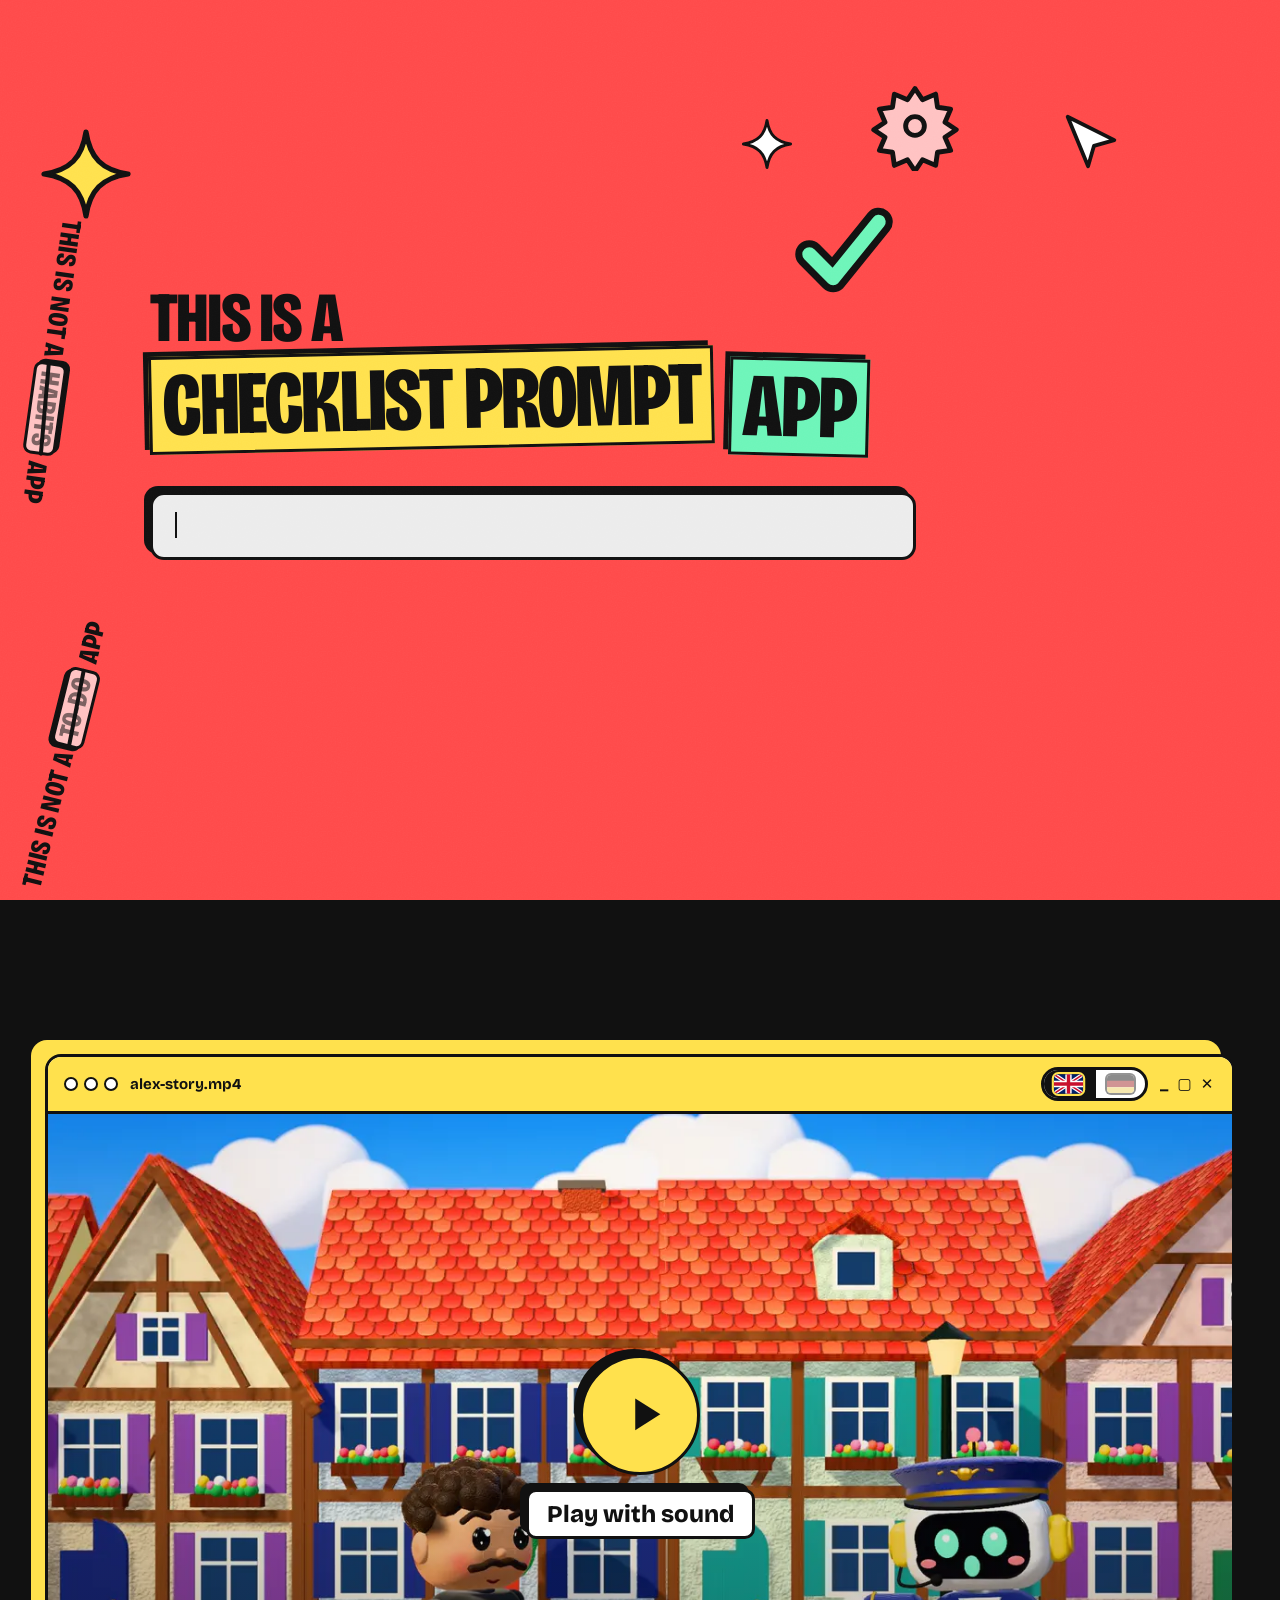
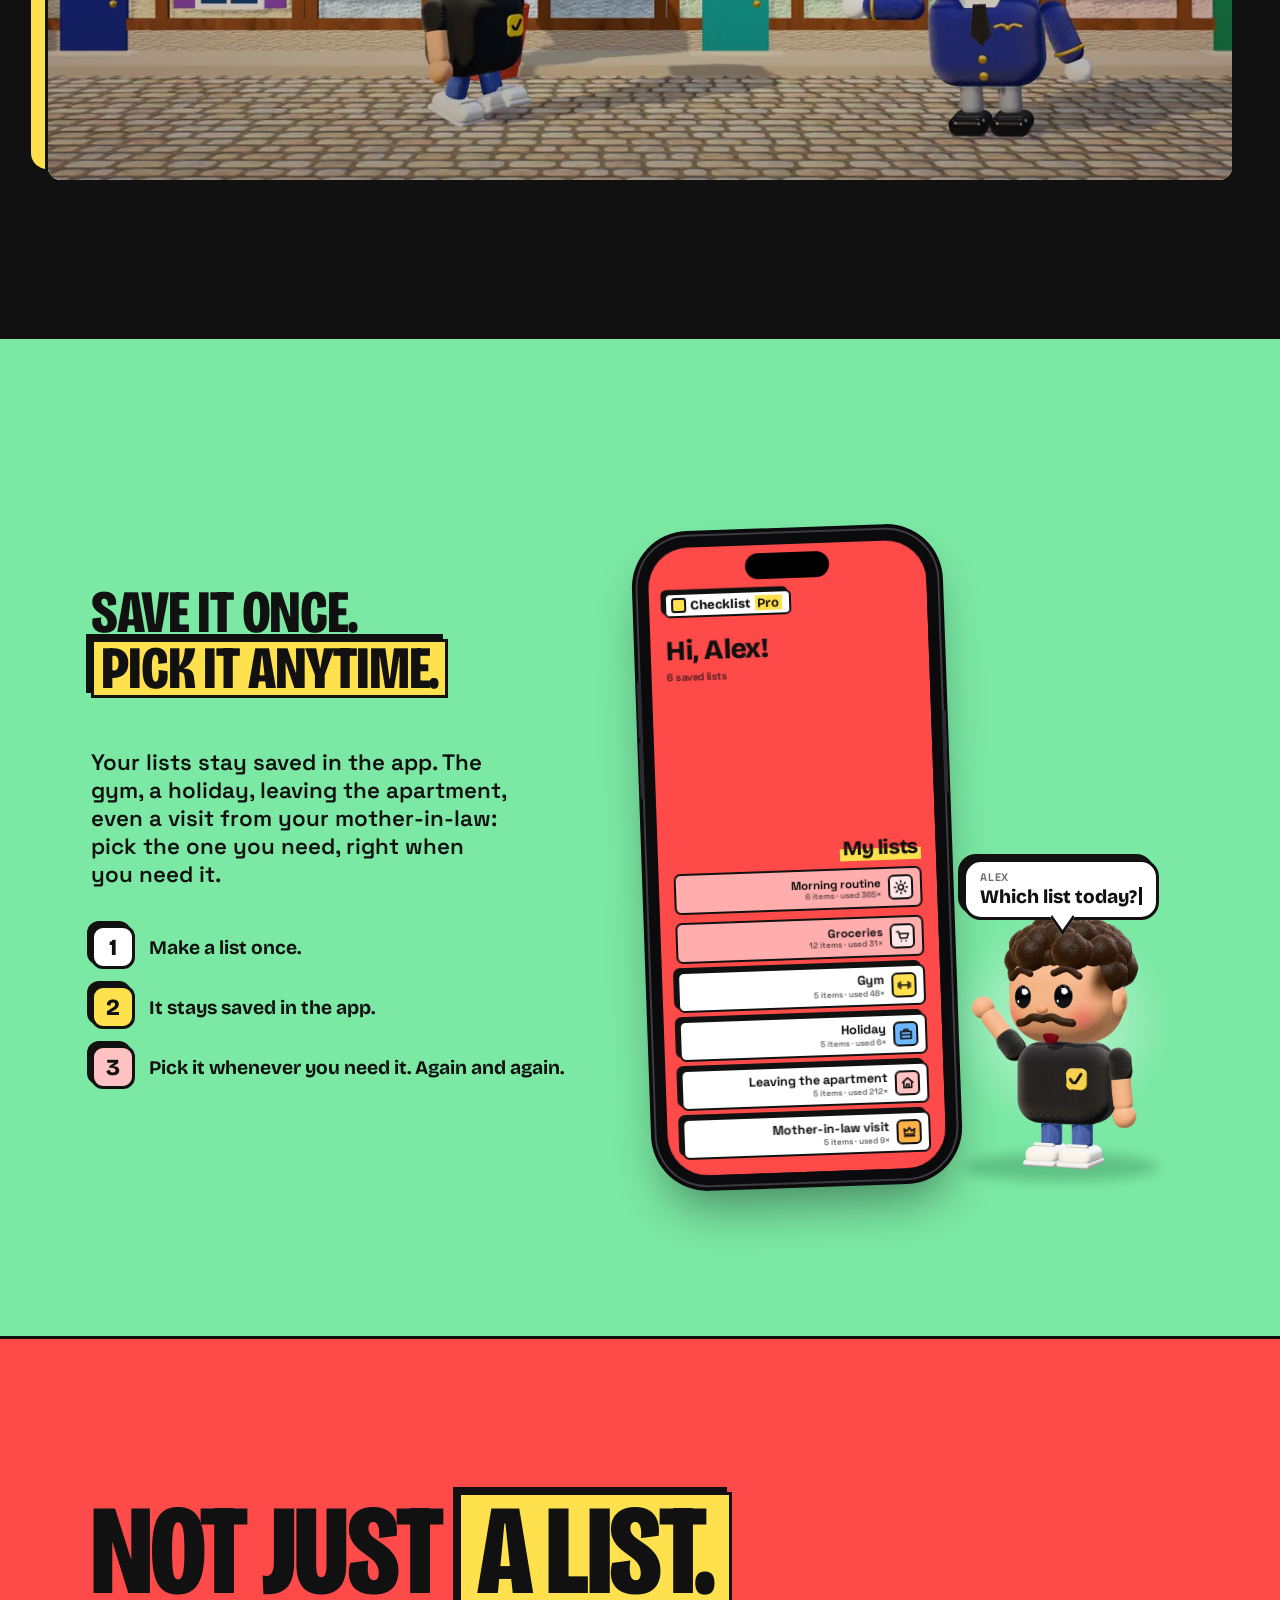
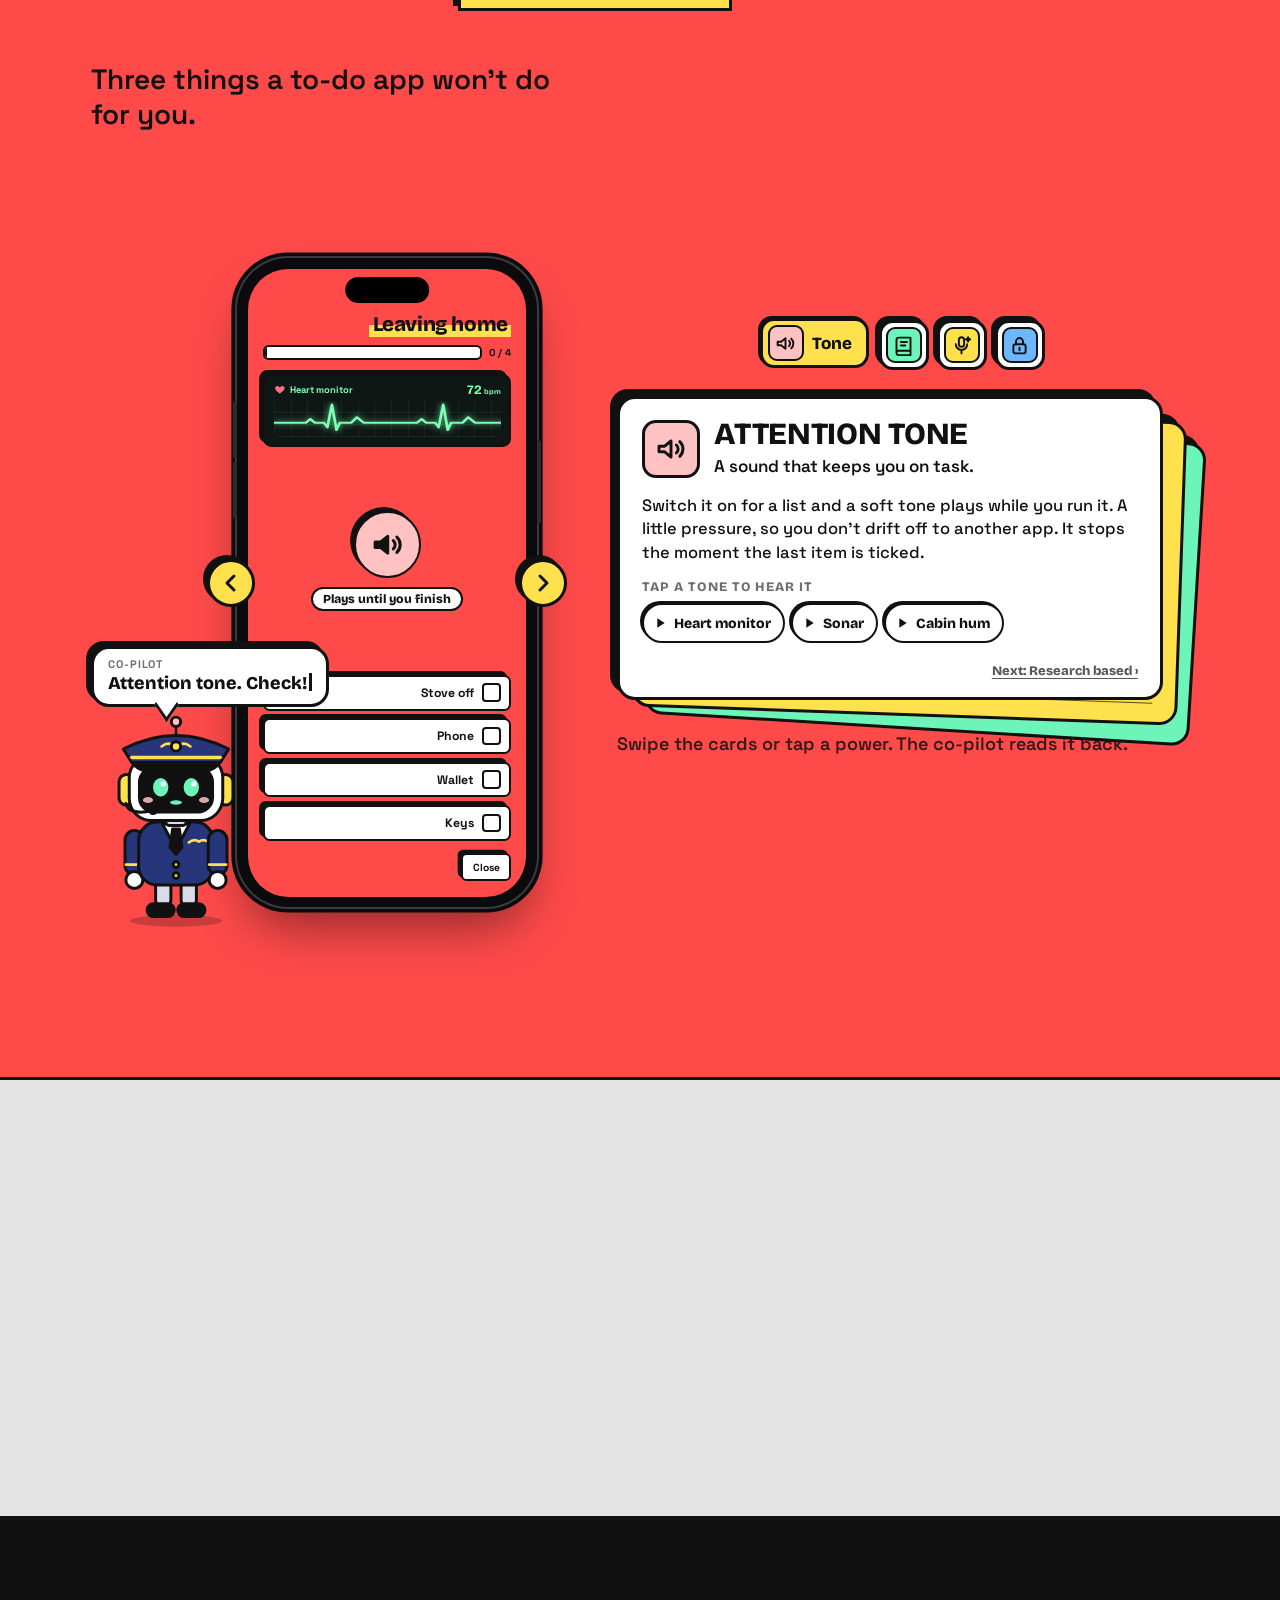
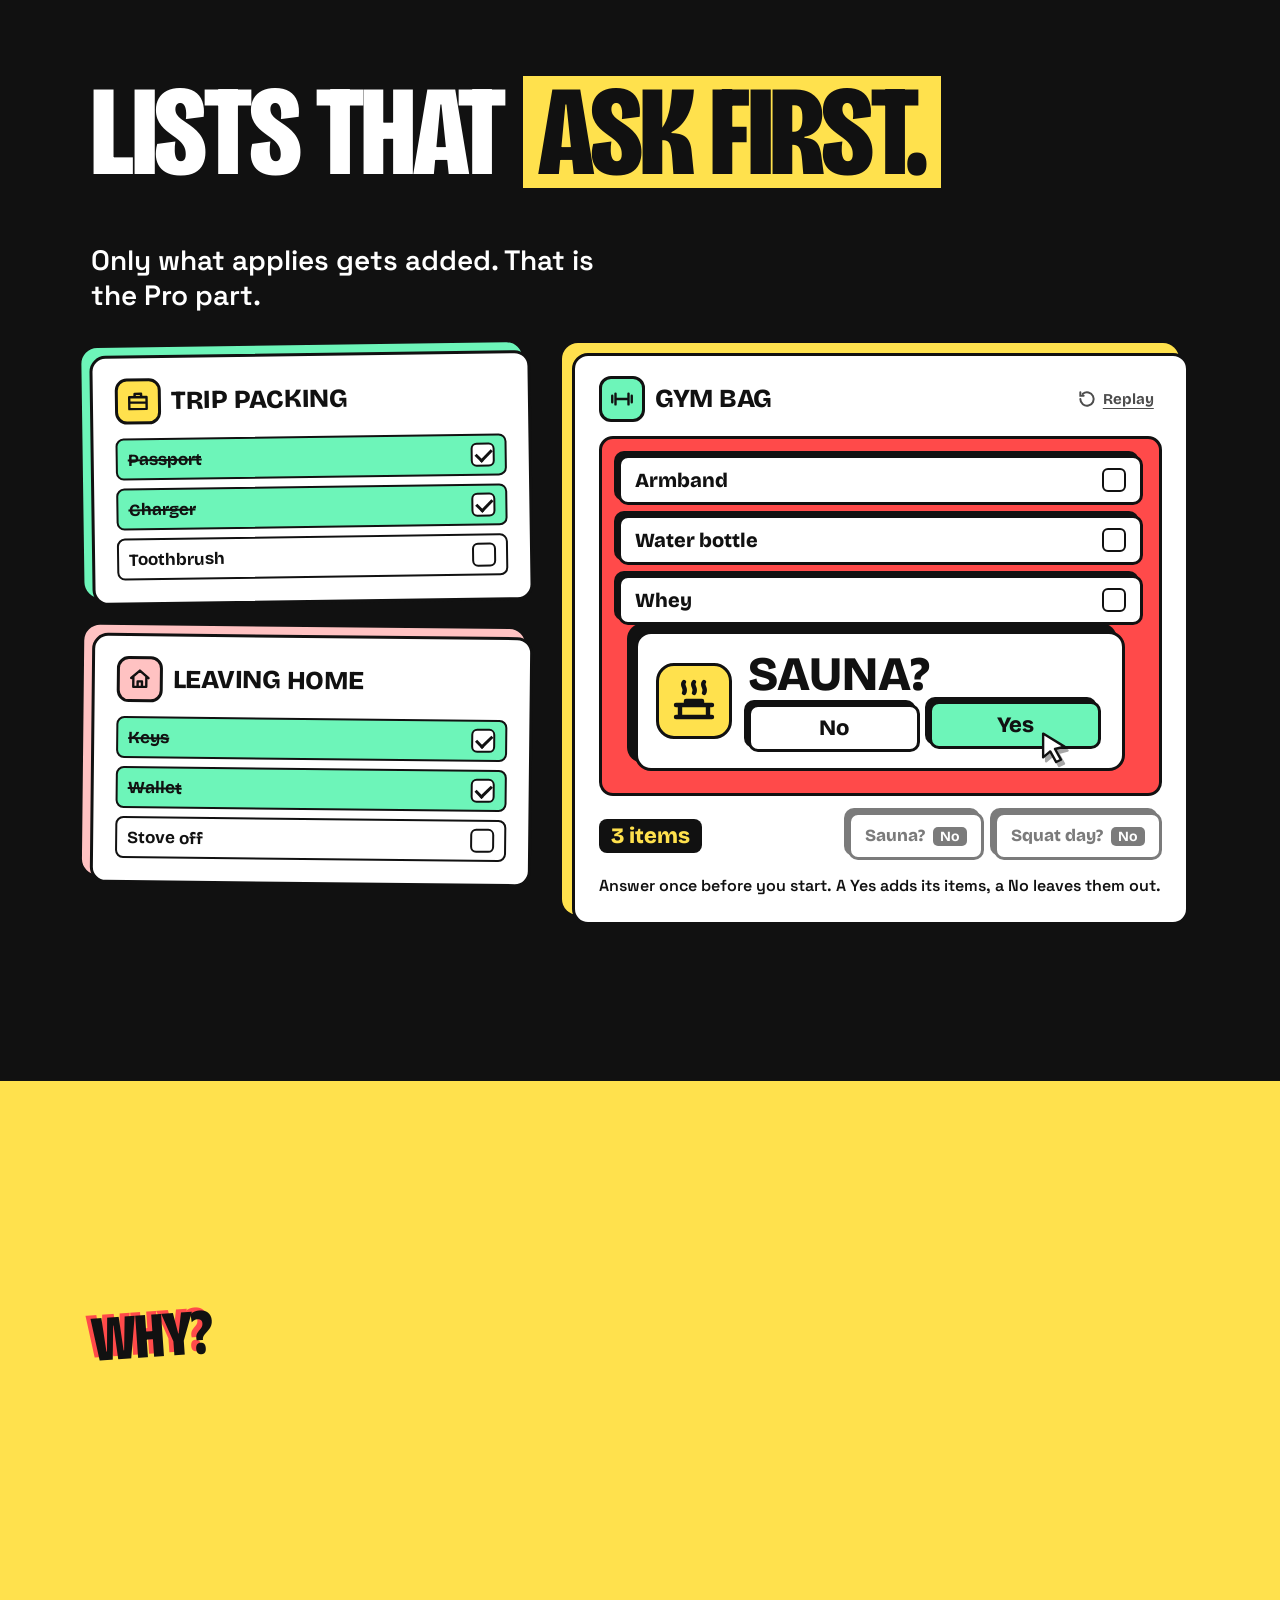
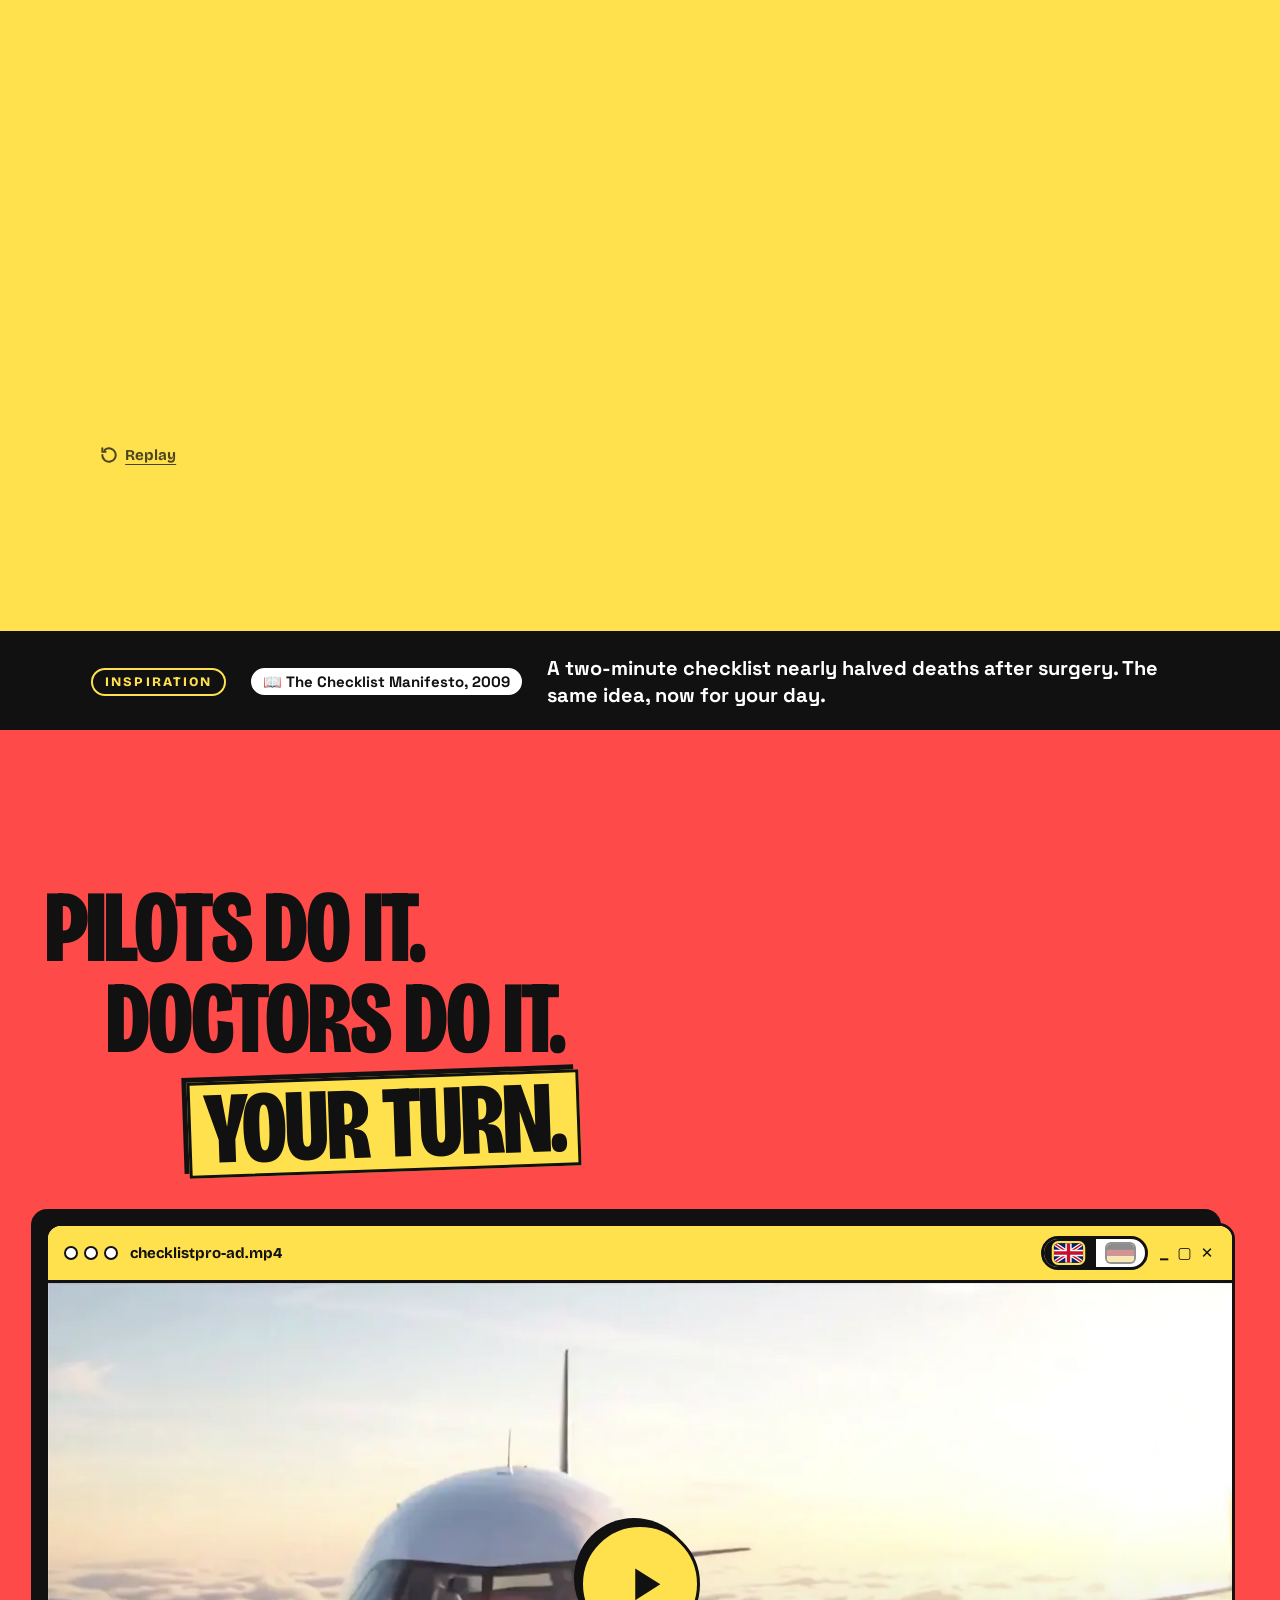
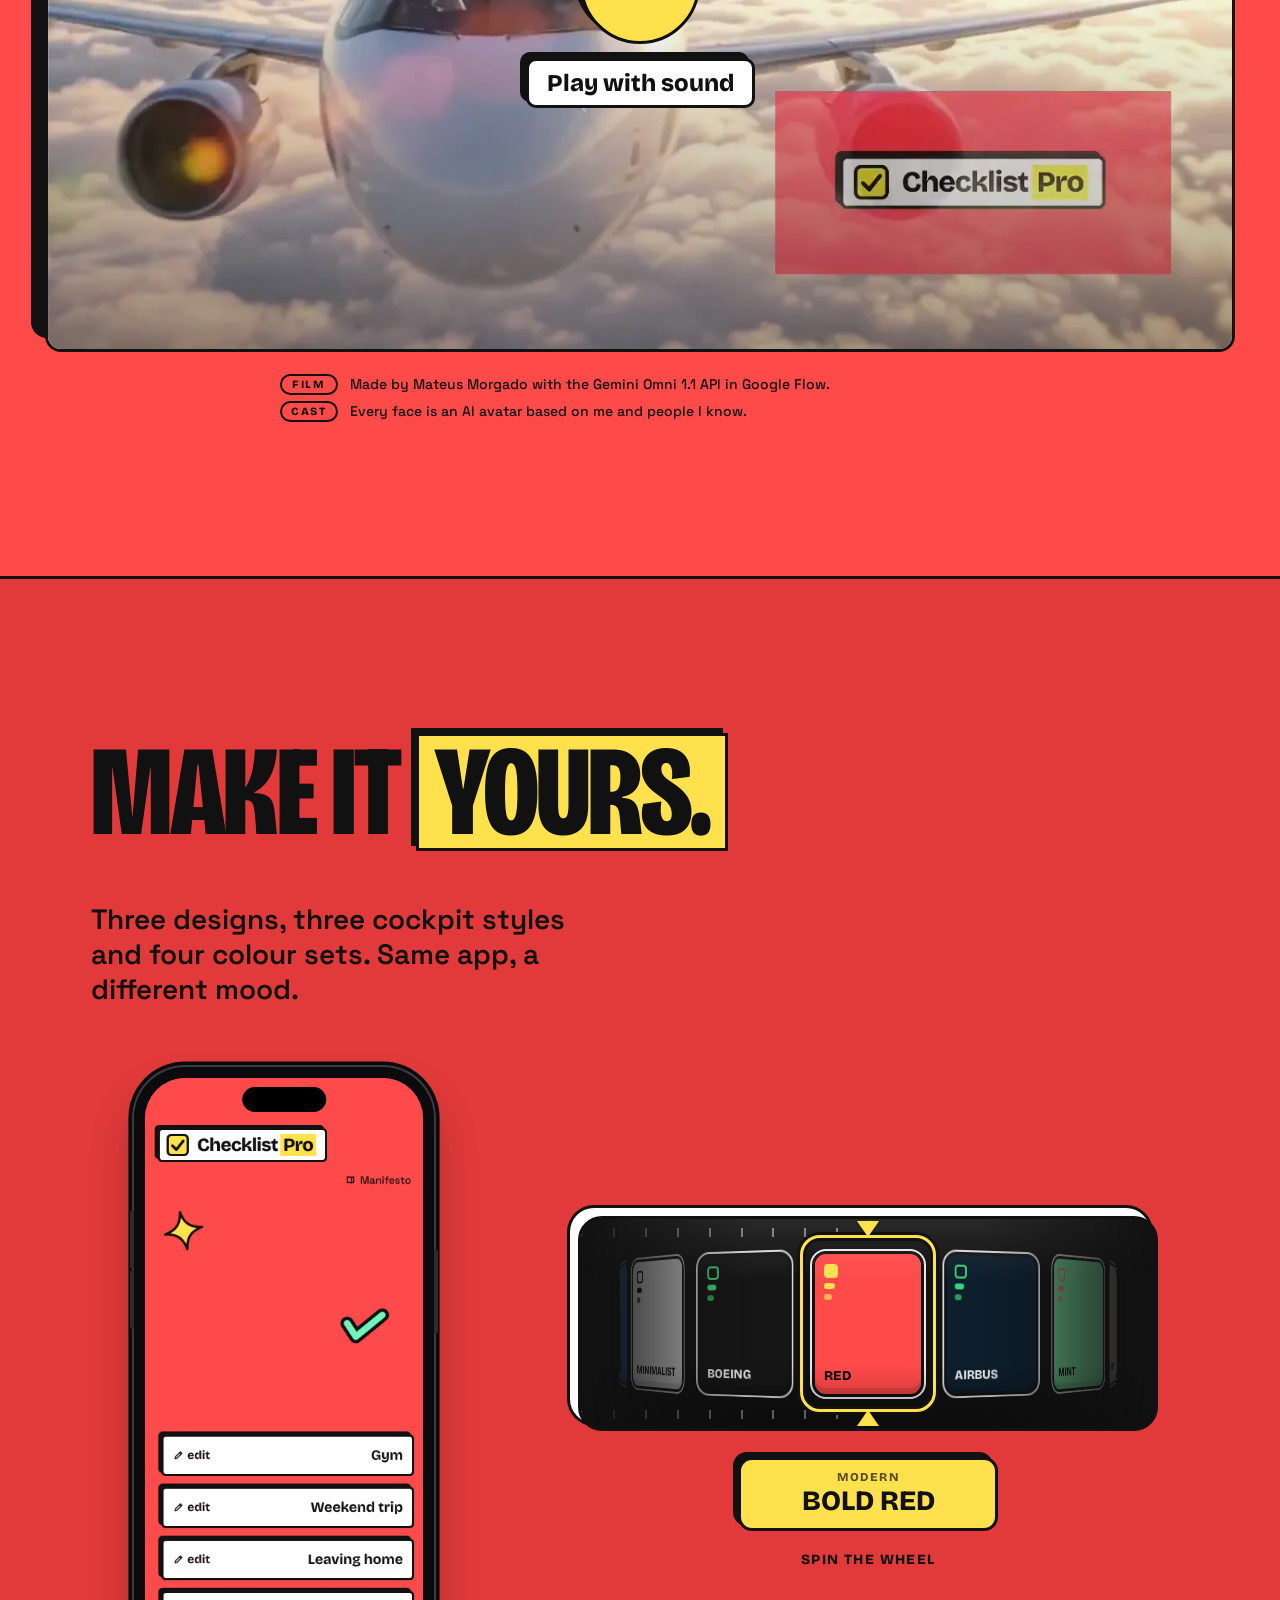
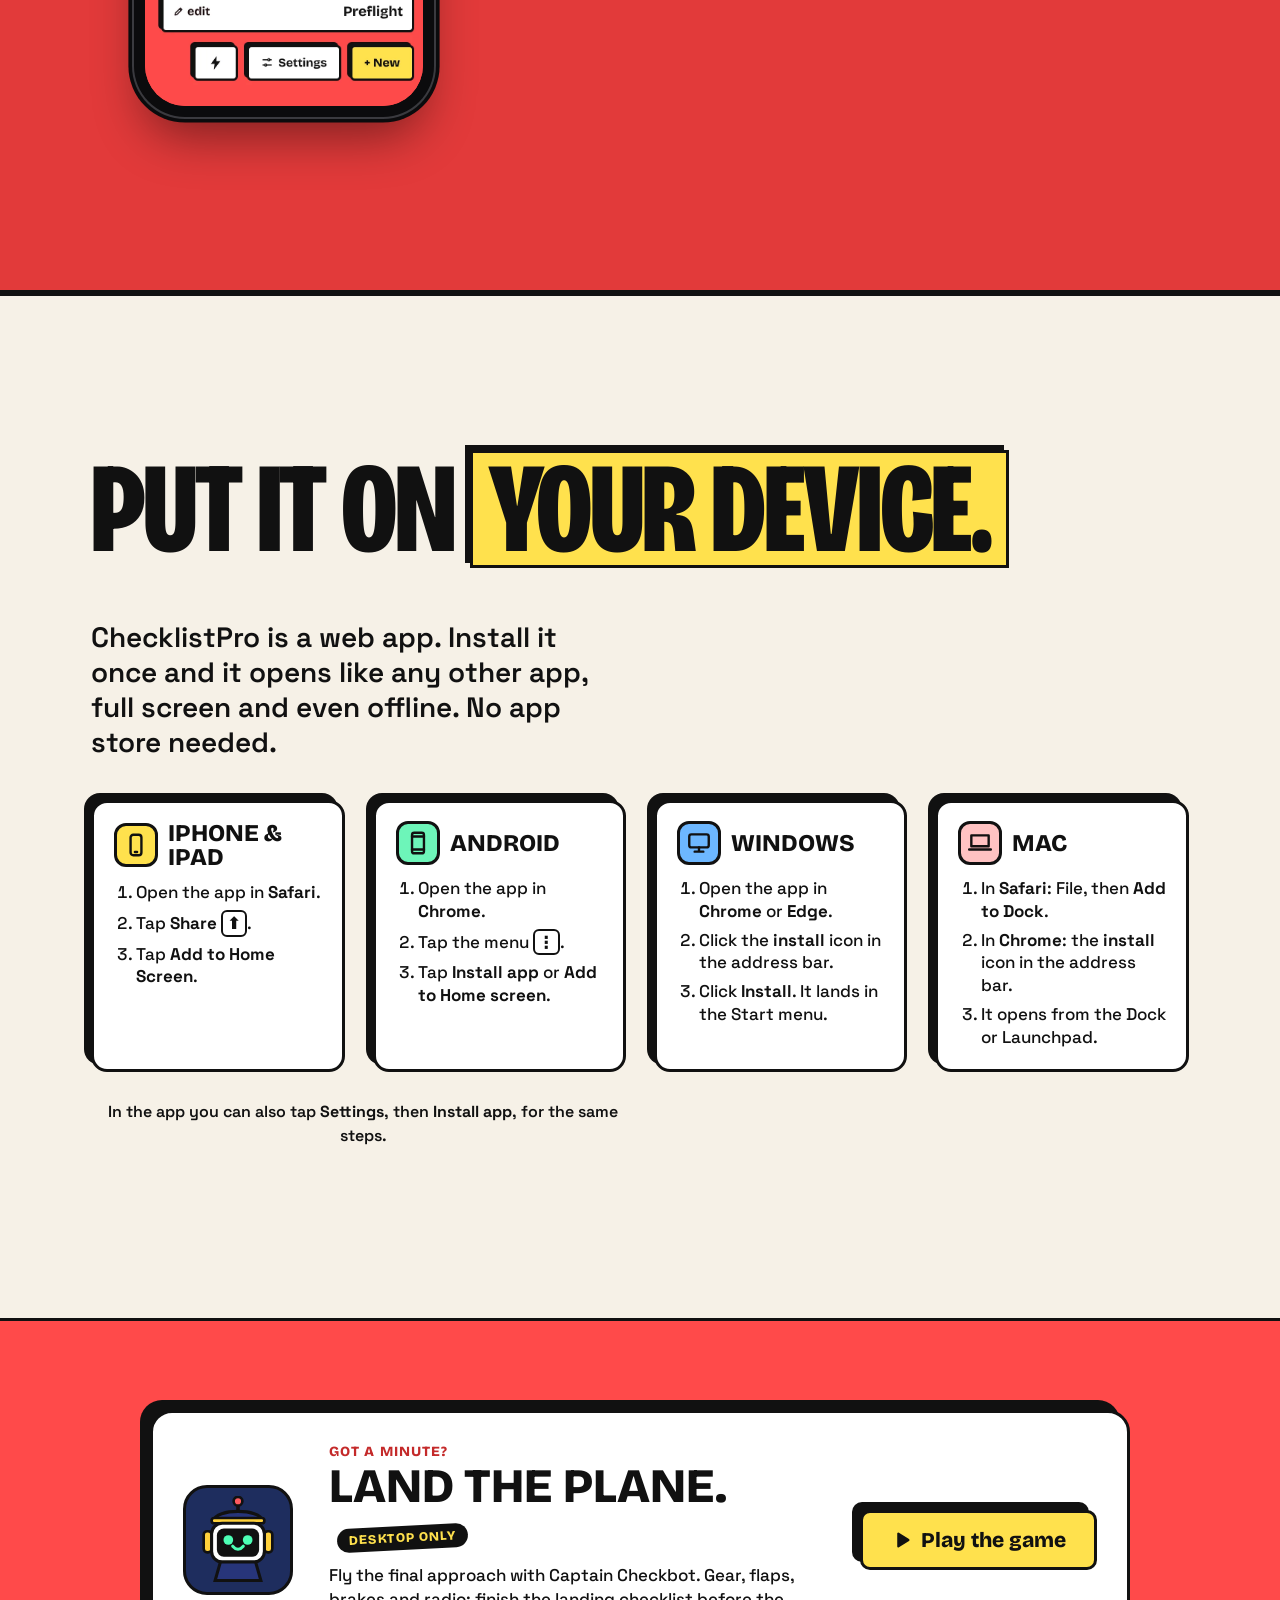
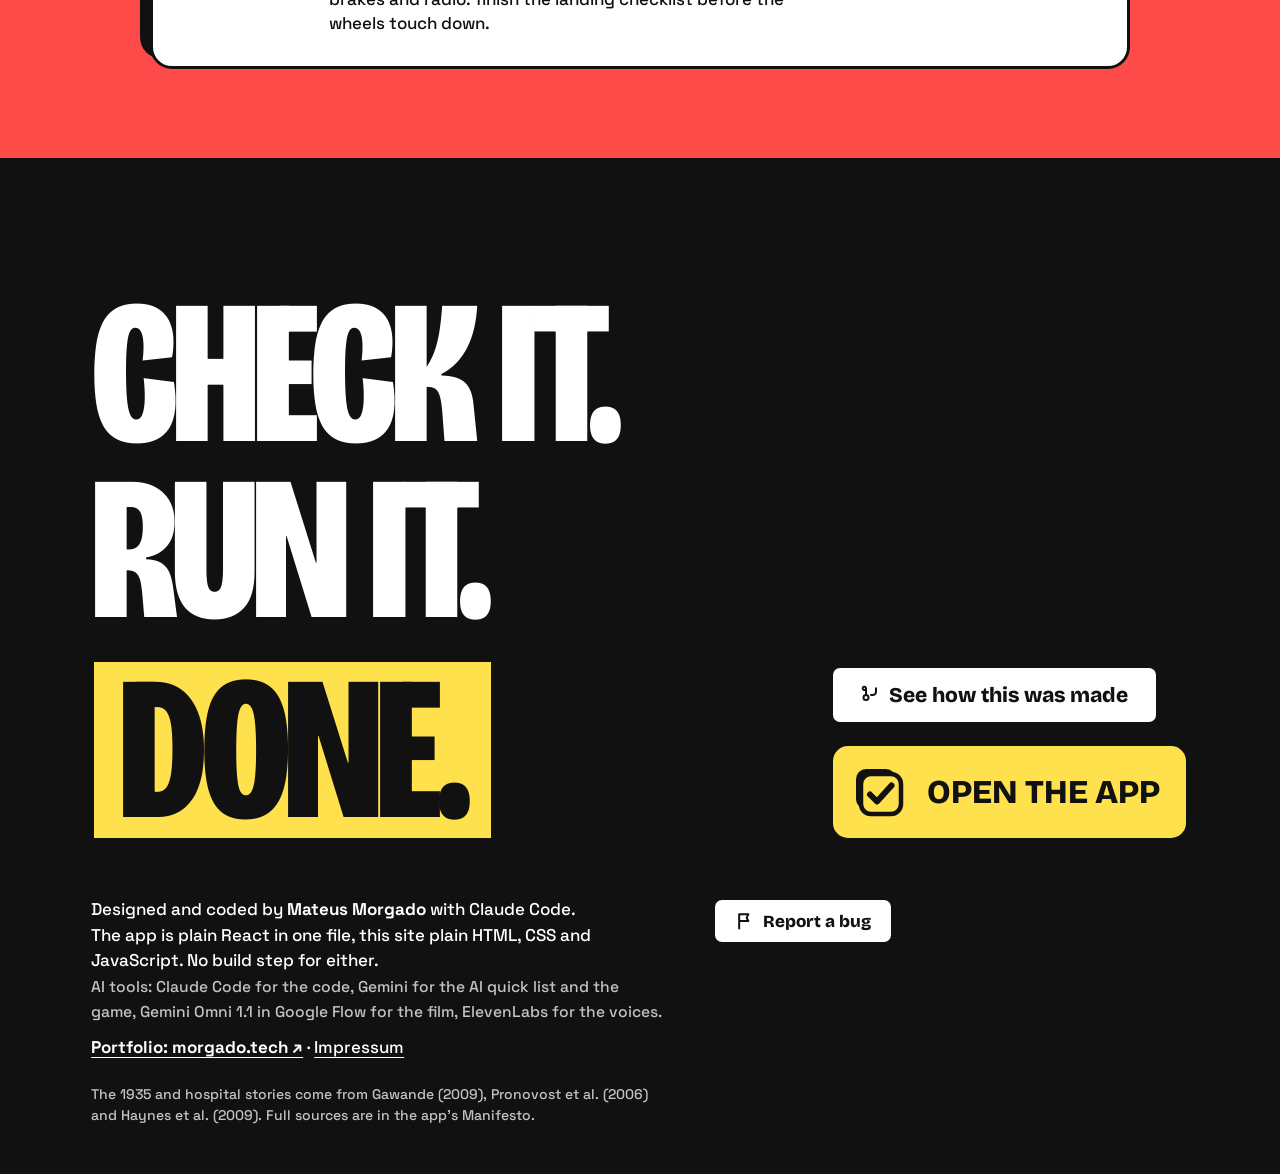
<file: index.html>
<!doctype html>
<html lang="en">
<head>
<meta charset="utf-8">
<meta name="viewport" content="width=device-width, initial-scale=1, viewport-fit=cover">
<title>ChecklistPro: the checklist prompt app</title>
<meta name="description" content="Not a to-do app. Not a habits app. ChecklistPro is a checklist prompt app: build a list once, run it whenever you need it, with one thumb.">
<meta name="theme-color" content="#ff4a4a">
<script>
/* Colour set and language are applied before the first paint, so there is no flash. ?palette=blue and ?lang=de also work. */
(function () {
  var P = ['red', 'blue', 'cream'], L = ['en', 'de'], q = {}, d = document.documentElement;
  try { var u = new URLSearchParams(location.search); q.palette = u.get('palette'); q.lang = u.get('lang'); } catch (e) {}
  var pal = q.palette, lang = q.lang;
  try { pal = pal || localStorage.getItem('cp-palette'); lang = lang || localStorage.getItem('cp-lang'); } catch (e) {}
  if (P.indexOf(pal) < 0) pal = 'red';
  if (L.indexOf(lang) < 0) lang = (navigator.language || 'en').toLowerCase().indexOf('de') === 0 ? 'de' : 'en';
  d.setAttribute('data-palette', pal); d.setAttribute('data-lang', lang); d.lang = lang;
  // a reload always starts at the top, without the browser scrolling back down (or smooth-scrolling up) to an old position
  try { if ('scrollRestoration' in history) history.scrollRestoration = 'manual'; if (location.hash && location.hash !== '#journey') history.replaceState(null, '', location.pathname + location.search); } catch (e) {}
  d.classList.add('booting'); // hides the header and controls until the hero intro takes over
})();
</script>
<link rel="icon" href="img/favicon.svg" type="image/svg+xml">
<link rel="apple-touch-icon" href="img/apple-touch-icon.png">
<link rel="preconnect" href="https://fonts.googleapis.com">
<link rel="preconnect" href="https://fonts.gstatic.com" crossorigin>
<link rel="stylesheet" href="https://fonts.googleapis.com/css2?family=Bricolage+Grotesque:opsz,wdth,wght@12..96,75..100,200..800&family=Space+Grotesk:wght@400..700&display=swap">
<link rel="stylesheet" href="css/site.css">
<link rel="canonical" href="https://checklist.morgado.tech/">
<meta property="og:type" content="website">
<meta property="og:site_name" content="ChecklistPro">
<meta property="og:url" content="https://checklist.morgado.tech/">
<meta property="og:title" content="ChecklistPro: this is a checklist prompt app">
<meta property="og:description" content="Not a to-do app. Not a habits app. Build a list once, run it whenever you need it, with one thumb.">
<meta property="og:image" content="https://checklist.morgado.tech/img/og.png">
<meta property="og:image:type" content="image/png">
<meta property="og:image:width" content="1200">
<meta property="og:image:height" content="630">
<meta property="og:image:alt" content="Two iPhones showing the ChecklistPro app on a bold red background">
<meta name="twitter:card" content="summary_large_image">
<meta name="twitter:title" content="ChecklistPro: this is a checklist prompt app">
<meta name="twitter:description" content="Not a to-do app. Not a habits app. Build a list once, run it whenever you need it.">
<meta name="twitter:image" content="https://checklist.morgado.tech/img/og.png">
</head>
<body>
<div class="grain" aria-hidden="true"></div>
<div class="swatches" id="swatches">
  <div class="sw-set" id="sw-set" role="group" aria-label="Colours">
    <button type="button" data-p="red" style="--sw:#ff4a4a" aria-label="Bold red" title="Bold red" aria-pressed="true"></button>
    <button type="button" data-p="blue" style="--sw:#2f8bff" aria-label="Electric blue" title="Electric blue" aria-pressed="false"></button>
    <button type="button" data-p="cream" style="--sw:#fdf0e9" aria-label="Cream and mint" title="Cream and mint" aria-pressed="false"></button>
  </div>
  <button type="button" class="to-top" id="to-top" aria-label="Back to the top" title="Back to the top"><svg viewBox="0 0 24 24" aria-hidden="true"><path d="M12 19V5M5.5 11.5L12 5l6.5 6.5"/></svg></button>
</div>

<a class="skip" href="#main">Skip to content</a>

<header class="nav" id="top">
  <a class="brand" href="#top" aria-label="ChecklistPro, back to top">
    <svg viewBox="0 0 32 32" aria-hidden="true"><rect x="2.5" y="2.5" width="27" height="27" rx="6"/><path d="M9 17l5.2 5.2L23.5 10.5"/></svg>
    <span>Checklist<b>Pro</b></span>
  </a>
  <nav class="nav-links" aria-label="Sections">
    <a href="#story">Video</a><a href="#pro">Pro</a><a href="#ideas">Ideas</a><a href="#looks">Looks</a><a href="#install">Install</a><a href="#game">Game</a>
  </nav>
  <div class="nav-cta">
    <button class="btn white icon lang" id="lang-toggle" type="button" data-no-i18n aria-label="Auf Deutsch wechseln">DE</button>
    <button class="btn white icon" id="sound-toggle" type="button" aria-pressed="true" aria-label="Click sounds: on. Press to turn off."><svg viewBox="0 0 24 24" aria-hidden="true"><path class="sp" d="M4 9v6h4l5 4V5L8 9z"/><path class="on-w" d="M16 8.5a5 5 0 0 1 0 7M18.5 6a8.5 8.5 0 0 1 0 12"/><path class="off-x" d="M16 9l5 6M21 9l-5 6"/></svg></button>
    <button class="btn white" id="open-journey" type="button" aria-label="How it was made: the work tree"><svg viewBox="0 0 24 24" aria-hidden="true"><path d="M6 4v8m0 0a3 3 0 1 0 0 6a3 3 0 0 0 0-6Zm0-8a2 2 0 1 0 0 .01M18 4v4a4 4 0 0 1-4 4h-2"/></svg><span>How it was made</span></button>
    <a class="btn yellow" data-app href="https://app.checklist.morgado.tech/" target="_blank" rel="noopener">Open the app</a>
    <button class="btn white icon menu-btn" id="menu-btn" type="button" aria-expanded="false" aria-controls="nav-panel" aria-label="Menu"><svg viewBox="0 0 24 24" aria-hidden="true"><path class="m1" d="M4 7h16"/><path class="m2" d="M4 12h16"/><path class="m3" d="M4 17h16"/></svg></button>
  </div>
  <div class="nav-panel" id="nav-panel" hidden>
    <a class="np-link" href="#story">Video</a><a class="np-link" href="#pro">Pro</a><a class="np-link" href="#ideas">Ideas</a><a class="np-link" href="#looks">Looks</a><a class="np-link" href="#install">Install</a><a class="np-link" href="#game">Game</a>
    <button class="btn white" id="np-journey" type="button"><svg viewBox="0 0 24 24" aria-hidden="true"><path d="M6 4v8m0 0a3 3 0 1 0 0 6a3 3 0 0 0 0-6Zm0-8a2 2 0 1 0 0 .01M18 4v4a4 4 0 0 1-4 4h-2"/></svg><span>How it was made</span></button>
    <a class="btn yellow" data-app href="https://app.checklist.morgado.tech/" target="_blank" rel="noopener">Open the app</a>
  </div>
</header>

<main id="main">

<!-- HERO -->
<section class="hero" id="hero" aria-labelledby="hero-title">
  <div class="stickers" aria-hidden="true">
    <svg class="stk k1" viewBox="0 0 48 48"><path d="M24 3C26 16 32 22 45 24C32 26 26 32 24 45C22 32 16 26 3 24C16 22 22 16 24 3Z"/></svg>
    <svg class="stk k2" viewBox="0 0 48 48"><path class="o" d="M8 26l11 11L40 11"/><path class="i" d="M8 26l11 11L40 11"/></svg>
    <svg class="stk k3" viewBox="0 0 48 48"><path d="M24 3C26 16 32 22 45 24C32 26 26 32 24 45C22 32 16 26 3 24C16 22 22 16 24 3Z"/></svg>
    <svg class="stk k4" viewBox="0 0 48 48"><path d="M8 6L40 22L26 26L22 40Z"/></svg>
    <svg class="stk k5" viewBox="0 0 48 48"><path class="line" d="M4 24q5-12 10 0t10 0t10 0t10 0"/></svg>
    <svg class="stk k6" viewBox="0 0 48 48"><path d="M24 4l4 6 7-3 1 7 7 1-3 7 6 4-6 4 3 7-7 1-1 7-7-3-4 6-4-6-7 3-1-7-7-1 3-7-6-4 6-4-3-7 7-1 1-7 7 3z"/><circle cx="24" cy="24" r="5"/></svg>
  </div>
  <div class="hero-in">
    <h1 id="hero-title" class="sr-only">This is not a to-do app. This is not a habits app. This is a checklist prompt app.</h1>
    <div class="lines" aria-hidden="true">
      <div class="line l1"><span class="w">This is not a</span> <span class="chip"><span class="t">To-Do</span><i class="strike"></i></span> <span class="w">app</span></div>
      <div class="line l2"><span class="w">This is not a</span> <span class="chip"><span class="t">Habits</span><i class="strike"></i></span> <span class="w">app</span></div>
      <div class="line l3"><span class="w">This is a</span><span class="big"><span class="hl">Checklist prompt</span> <span class="hl hl2">app</span></span></div>
    </div>
    <div class="confetti" id="confetti" aria-hidden="true"></div>
    <p class="sub reveal"><span class="sub-src">Build a list once. Run it whenever you need it.</span><span class="sub-type" aria-hidden="true" data-no-i18n></span></p>
    <div class="cta-row reveal">
      <a class="btn big yellow" data-app href="https://app.checklist.morgado.tech/" target="_blank" rel="noopener">Open the app</a>
      <a class="btn big white" id="watch-btn" href="#story">Watch the video</a>
      <button class="replay" id="replay" type="button" aria-label="Replay the intro"><svg viewBox="0 0 24 24" aria-hidden="true"><path d="M4 12a8 8 0 1 0 3-6.2M4 4v4h4"/></svg>Replay</button>
    </div>
  </div>
  <a class="hero-down" id="hero-down" href="#story" aria-label="Down to the video"><svg viewBox="0 0 24 24" aria-hidden="true"><path d="M12 4v15M5.5 12.5L12 19l6.5-6.5"/></svg></a>
  <div class="hero-phone" id="hero-phone" aria-hidden="true">
    <div class="phone tilt" style="--pw:270px"><div class="screen"><div class="swipe" id="hero-swipe"></div></div></div>
    <div class="swipe-meta"><span class="swipe-name" id="swipe-name">Minimalist</span><span class="swipe-dots" id="swipe-dots"></span></div>
  </div>
</section>

<!-- THE STORY: the animated ad with Alex and the co-pilot, in the page's language -->
<section class="section story" id="story" aria-labelledby="story-title">
  <div class="wrap wide">
    <h2 id="story-title" class="sr-only">Meet Alex</h2>
    <div class="win reveal">
      <div class="win-bar"><span class="dots"><i></i><i></i><i></i></span><span class="win-title" data-no-i18n>alex-story.mp4</span><span class="vlang" role="group" aria-label="Video language" data-vlang="story"><button type="button" data-l="en" lang="en" data-no-i18n aria-label="English" title="English" aria-pressed="true"><svg viewBox="0 0 60 40" aria-hidden="true"><path fill="#012169" d="M0 0h60v40H0z"/><path stroke="#fff" stroke-width="8" d="M0 0l60 40M60 0L0 40"/><path stroke="#c8102e" stroke-width="3" d="M0 0l60 40M60 0L0 40"/><path stroke="#fff" stroke-width="13" d="M30 0v40M0 20h60"/><path stroke="#c8102e" stroke-width="7" d="M30 0v40M0 20h60"/></svg></button><button type="button" data-l="de" lang="de" data-no-i18n aria-label="Deutsch" title="Deutsch" aria-pressed="false"><svg viewBox="0 0 60 40" aria-hidden="true"><path d="M0 0h60v14H0z"/><path fill="#dd0000" d="M0 13h60v14H0z"/><path fill="#ffce00" d="M0 27h60v13H0z"/></svg></button></span><span class="win-btns" aria-hidden="true">_ ▢ ✕</span></div>
      <div class="video-box story-box" id="story-box">
        <video id="story-teaser" class="teaser" muted loop playsinline preload="auto" poster="img/alex-poster.webp" aria-hidden="true" tabindex="-1">
          <source src="video/alex-teaser.mp4" type="video/mp4">
        </video>
        <video id="story-vid" class="main" playsinline preload="metadata" hidden poster="img/alex-poster.webp" width="1280" height="720">
          <source src="video/alex-story-en.mp4" type="video/mp4">
          <track kind="captions" src="video/alex-story-en.vtt" srclang="en" label="English">
        </video>
        <button class="play-btn" id="play-story" type="button" aria-label="Play with sound: the animated story">
          <span class="play"><svg viewBox="0 0 24 24" aria-hidden="true"><path d="M8 5v14l11-7z"/></svg></span><b>Play with sound</b>
        </button>
      </div>
    </div>
  </div>
</section>

<!-- SAVED LISTS: the core idea. Make a list once, it stays saved, pick it whenever you need it. Alex dresses for each one. -->
<section class="section lists" id="lists" aria-labelledby="lists-title">
  <div class="wrap">
    <div class="ls-grid">
    <div class="ls-copy">
      <h2 id="lists-title" class="mega reveal"><span>Save it once.</span> <span class="hl">Pick it anytime.</span></h2>
      <p class="lead reveal">Your lists stay saved in the app. The gym, a holiday, leaving the apartment, even a visit from your mother-in-law: pick the one you need, right when you need it.</p>
      <ol class="ls-steps reveal">
        <li><b>1</b><span>Make a list once.</span></li>
        <li><b>2</b><span>It stays saved in the app.</span></li>
        <li><b>3</b><span>Pick it whenever you need it. Again and again.</span></li>
      </ol>
    </div>
    <div class="ls-stage" id="ls-stage">
      <div class="ls-phone-wrap reveal">
        <div class="phone" id="ls-phone" style="--pw:min(300px, 60vw)">
          <div class="screen pw-screen ls-screen" id="ls-screen" data-no-i18n data-view="home">
            <div class="ls-p ls-home">
              <span class="ai-logo"><i></i>Checklist<b>Pro</b></span>
              <p class="ls-hi" id="ls-hi"></p>
              <p class="ls-h" id="ls-h">My lists</p>
              <ul class="ls-more" id="ls-more" aria-hidden="true"></ul>
              <ul class="ls-rows" id="ls-rows"></ul>
            </div>
            <div class="ls-p ls-run" aria-live="polite">
              <h4 class="a-title"><span id="ls-title"></span></h4>
              <div class="a-prog-row"><span class="a-prog"><i class="a-bar" id="ls-bar"></i></span><b class="a-count" id="ls-count"></b></div>
              <p class="ls-saved" id="ls-saved"></p>
              <span class="ls-big" id="ls-big"></span>
              <ul class="a-items" id="ls-items"></ul>
              <div class="a-btns"><button type="button" class="a-btn" id="ls-back"></button></div>
            </div>
            <i class="pw-tap" id="ls-tap"></i>
          </div>
        </div>
      </div>
      <div class="ls-alex reveal" aria-hidden="true">
        <div class="ls-bubble" id="ls-bubble" data-no-i18n><small>Alex</small><span id="ls-say"></span><i class="caret"></i></div>
        <div class="ls-fly" id="ls-fly"></div>
        <div class="ls-fig" id="ls-fig">
          <i class="ls-puff" id="ls-puff"></i>
          <img src="img/lists/alex-idle.webp" data-k="idle" class="on" alt="" width="720" height="880" loading="lazy" decoding="async">
          <img src="img/lists/alex-gym.webp" data-k="gym" alt="" width="720" height="880" loading="lazy" decoding="async">
          <img src="img/lists/alex-holiday.webp" data-k="holiday" alt="" width="720" height="880" loading="lazy" decoding="async">
          <img src="img/lists/alex-leave.webp" data-k="leave" alt="" width="720" height="880" loading="lazy" decoding="async">
          <img src="img/lists/alex-mil.webp" data-k="mil" alt="" width="720" height="880" loading="lazy" decoding="async">
          <img src="img/lists/alex-mil-ok.webp" data-k="mil-ok" alt="" width="720" height="880" loading="lazy" decoding="async">
          <img src="img/lists/alex-holiday-ok.webp" data-k="holiday-ok" alt="" width="720" height="880" loading="lazy" decoding="async">
          <img src="img/lists/alex-leave-bonk.webp" data-k="leave-bonk" alt="" width="720" height="880" loading="lazy" decoding="async">
        </div>
      </div>
    </div>
    </div>
  </div>
</section>

<!-- FLOWS -->
<section class="section powers" id="pro" aria-labelledby="pro-title">
  <div class="wrap">
    <h2 id="pro-title" class="mega reveal"><span>Not just</span> <span class="hl">a list.</span></h2>
    <p class="lead reveal">Three things a to-do app won’t do for you.</p>
    <div class="pw-grid">
      <div class="pw-stage" id="pw-stage">
        <div class="pw-phonewrap">
          <button class="pw-arrow" id="pw-prev" type="button" aria-label="Previous power"><svg viewBox="0 0 24 24" aria-hidden="true"><path d="M15 5l-7 7 7 7"/></svg></button>
          <button class="pw-arrow" id="pw-next" type="button" aria-label="Next power"><svg viewBox="0 0 24 24" aria-hidden="true"><path d="M9 5l7 7-7 7"/></svg></button>
          <svg aria-hidden="true" class="pw-waves" viewBox="0 0 60 120"><path d="M10 40q14 20 0 40"/><path d="M24 26q26 34 0 68"/><path d="M38 12q38 48 0 96"/></svg>
          <svg aria-hidden="true" class="pw-waves l" viewBox="0 0 60 120"><path d="M10 40q14 20 0 40"/><path d="M24 26q26 34 0 68"/><path d="M38 12q38 48 0 96"/></svg>
          <div aria-hidden="true" class="pw-notes" id="pw-notes"></div>
          <svg aria-hidden="true" class="pw-buzz" viewBox="0 0 12 48"><path d="M6 2l5 6-10 8 10 8-10 8 10 8-5 6"/></svg>
          <svg aria-hidden="true" class="pw-buzz r" viewBox="0 0 12 48"><path d="M6 2l5 6-10 8 10 8-10 8 10 8-5 6"/></svg>
          <div aria-hidden="true" class="phone" id="pw-phone" style="--pw:min(300px, 66vw)">
            <div class="screen pw-screen" id="pw-screen">

              <div class="scn s-tone" data-scene="tone">
                <h4 class="a-title"><span>Leaving home</span></h4>
                <div class="a-prog-row"><span class="a-prog"><i class="a-bar"></i></span><b class="a-count">0 / 4</b></div>
                <div class="monitor">
                  <div class="mon-row"><svg class="mon-heart" viewBox="0 0 24 24"><path d="M12 20s-7-4.4-9.3-9C1 7.4 3.4 4 6.8 4 9 4 10.6 5.3 12 7c1.4-1.7 3-3 5.2-3C20.6 4 23 7.4 21.3 11 19 15.6 12 20 12 20z"/></svg><span class="mon-name">Heart monitor</span><span class="mon-bpm">72</span></div>
                  <div class="mon-screen"><svg class="ecg" viewBox="0 0 400 40" preserveAspectRatio="none"><path d="M0 24h28l4-4 4 4h8l3 5 4-25 4 28 3-8h10l5-6 6 6h19h28l4-4 4 4h8l3 5 4-25 4 28 3-8h10l5-6 6 6h19h28l4-4 4 4h8l3 5 4-25 4 28 3-8h10l5-6 6 6h19h28l4-4 4 4h8l3 5 4-25 4 28 3-8h10l5-6 6 6h19"/></svg><i class="ecg-flat"></i></div>
                </div>
                <div class="t-mid"><span class="t-spk"><svg viewBox="0 0 24 24"><path class="t-cone" d="M3 10v4h4l5 4V6L7 10z"/><path class="t-on" d="M16 9a4 4 0 0 1 0 6M18.6 6.5a7.6 7.6 0 0 1 0 11"/><path class="t-off" d="M16 9.5l5 5M21 9.5l-5 5"/></svg></span><p class="t-lbl"><span class="t-play">Plays until you finish</span><span class="t-quiet">Done. Silence.</span></p></div>
                <ul class="a-items">
                  <li><span>Keys</span><i class="a-box"></i></li>
                  <li><span>Wallet</span><i class="a-box"></i></li>
                  <li><span>Phone</span><i class="a-box"></i></li>
                  <li><span>Stove off</span><i class="a-box"></i></li>
                </ul>
                <div class="a-btns"><span class="a-btn">Close</span></div>
              </div>

              <div class="scn s-res" data-scene="res">
                <h4 class="a-title"><span>Manifesto</span></h4>
                <p class="r-intro">Why checklists work</p>
                <div class="r-card r1"><b class="r-big">1935</b><p>A new bomber crashed on takeoff. Pilots answered with a checklist.</p><cite>Gawande, 2009</cite></div>
                <div class="r-card r2"><b class="r-big"><small>up to</small> −<span class="r-num">0</span>%</b><p>bloodstream infections in intensive care</p><cite>Pronovost et al., 2006</cite></div>
                <div class="r-card r3"><b class="r-big">1.5% → 0.8%</b><p>deaths after surgery, with a 19-item checklist</p><cite>Haynes et al., 2009</cite></div>
                <div class="r-src"><span>Posner &amp; Petersen, 1990</span><span>MacLeod et al., 2010</span></div>
              </div>

              <div class="scn s-ai" data-scene="ai" data-step="home">
                <div class="ai-p ai-home">
                  <span class="ai-logo"><i></i>Checklist<b>Pro</b></span>
                  <ul class="ai-lists"><li>Gym</li><li>Weekend trip</li><li>Preflight</li></ul>
                  <div class="a-btns"><span class="a-btn ai-bolt"><svg viewBox="0 0 24 24"><path d="M13 2L4 14h7l-1 8 9-12h-7z"/></svg></span><span class="a-btn">Settings</span><span class="a-btn y">+ New</span></div>
                </div>
                <div class="ai-p ai-rec">
                  <h4 class="a-title"><span>New quick list</span></h4>
                  <p class="ai-note">Good for groceries: just say what you need.</p>
                  <div class="ai-mic"><svg class="ai-ring" viewBox="0 0 100 100"><circle cx="50" cy="50" r="46"/></svg><span class="ai-btn"><svg viewBox="0 0 24 24"><rect x="9" y="3" width="6" height="11" rx="3"/><path d="M5.5 11a6.5 6.5 0 0 0 13 0M12 17.5V21"/></svg></span></div>
                  <div class="ai-wave"><i></i><i></i><i></i><i></i><i></i><i></i><i></i><i></i><i></i></div>
                  <p class="ai-status">Listening… tap Stop when you are done. <b class="ai-time">0:17</b></p>
                  <div class="ai-text" data-no-i18n><span class="ai-typed"></span><i class="ai-caret"></i></div>
                  <div class="a-btns"><span class="a-btn p">Cancel</span><span class="a-btn y ai-stop">Stop</span></div>
                </div>
                <div class="ai-p ai-think"><svg class="ai-spark" viewBox="0 0 48 48"><path d="M24 3C26 16 32 22 45 24C32 26 26 32 24 45C22 32 16 26 3 24C16 22 22 16 24 3Z"/><path class="s2" d="M38 4c.6 4 2.4 5.8 6.4 6.4-4 .6-5.8 2.4-6.4 6.4-.6-4-2.4-5.8-6.4-6.4 4-.6 5.8-2.4 6.4-6.4z"/></svg><p>Making your list…</p></div>
                <div class="ai-p ai-list">
                  <h4 class="a-title"><span>Groceries</span></h4>
                  <div class="a-prog-row"><span class="ai-made"><svg viewBox="0 0 48 48"><path d="M24 3C26 16 32 22 45 24C32 26 26 32 24 45C22 32 16 26 3 24C16 22 22 16 24 3Z"/></svg>Made with AI</span><b class="a-count">5 items</b></div>
                  <ul class="a-items">
                    <li><span>Milk</span><i class="a-box"></i></li>
                    <li><span>Eggs</span><i class="a-box"></i></li>
                    <li><span>Bread</span><i class="a-box"></i></li>
                    <li><span>Apples</span><i class="a-box"></i></li>
                    <li><span>Coffee</span><i class="a-box"></i></li>
                  </ul>
                  <div class="a-btns"><span class="a-btn">Record more</span><span class="a-btn y ai-save">Save</span></div>
                </div>
              </div>

              <div class="scn s-safe" data-scene="safe">
                <h4 class="a-title"><span>On this device</span></h4>
                <div class="vault"><svg class="lock" viewBox="0 0 48 48"><path class="shackle" d="M14 22v-7a10 10 0 0 1 20 0v7"/><rect x="9" y="21" width="30" height="22" rx="5"/><circle cx="24" cy="31" r="3.4"/><path d="M24 34v4"/></svg><p class="vault-t">Stored locally</p></div>
                <ul class="a-items safe-items"><li><span>Passport</span><i class="a-box"></i></li><li><span>Meds</span><i class="a-box"></i></li><li><span>Keys</span><i class="a-box"></i></li></ul>
                <div class="safe-arena" id="safe-arena"></div>
                <p class="safe-stamp">Stays on your device</p>
              </div>

              <div class="scn-conf" id="pw-conf"></div>
              <i class="pw-tap" id="pw-tap"></i>
            </div>
          </div>
        </div>

        <div class="pilot" id="pilot" aria-hidden="true">
          <div class="balloon" id="balloon"><small>Co-pilot</small><span class="say" id="pilot-say" data-no-i18n></span><i class="caret"></i></div>
          <svg class="bot" viewBox="0 0 200 250">
            <ellipse class="b-shadow" cx="100" cy="242" rx="54" ry="7"/>
            <g class="b-all">
              <rect class="b-leg" x="76" y="190" width="18" height="36" rx="8"/><rect class="b-leg" x="106" y="190" width="18" height="36" rx="8"/>
              <rect class="b-shoe" x="66" y="222" width="32" height="15" rx="7.5"/><rect class="b-shoe" x="102" y="222" width="32" height="15" rx="7.5"/>
              <g class="b-arm-l"><rect class="b-sleeve" x="40" y="136" width="22" height="52" rx="11"/><path class="b-cuff" d="M41 176h20"/><circle class="b-hand" cx="51" cy="194" r="10"/></g>
              <rect class="b-jacket" x="56" y="126" width="88" height="74" rx="22"/>
              <path class="b-shirt" d="M84 128L100 158L116 128Z"/>
              <path class="b-tie" d="M96 134h8l3 22-7 8-7-8z"/>
              <circle class="b-btn" cx="100" cy="176" r="3.4"/><circle class="b-btn" cx="100" cy="189" r="3.4"/>
              <path class="b-wing" d="M115 150q6-5 12-1q6-4 12 1"/>
              <rect class="b-neck" x="88" y="116" width="24" height="14" rx="4"/>
              <g class="b-head">
                <rect class="b-cup" x="33" y="70" width="17" height="36" rx="8.5"/><rect class="b-cup" x="150" y="70" width="17" height="36" rx="8.5"/>
                <rect class="b-skull" x="45" y="48" width="110" height="76" rx="26"/>
                <rect class="b-face" x="57" y="62" width="86" height="52" rx="17"/>
                <g class="b-eyes"><ellipse class="b-eye" cx="82" cy="85" rx="9" ry="11"/><ellipse class="b-eye" cx="118" cy="85" rx="9" ry="11"/>
                  <g class="b-glints"><circle cx="85" cy="81" r="3.2"/><circle cx="121" cy="81" r="3.2"/></g></g>
                <ellipse class="b-cheek" cx="67" cy="100" rx="6" ry="3.5"/><ellipse class="b-cheek" cx="133" cy="100" rx="6" ry="3.5"/>
                <ellipse class="b-mouth" cx="100" cy="103" rx="7" ry="2.6"/>
                <path class="b-boom" d="M41 104q3 14 30 9"/><circle class="b-mic" cx="73" cy="112" r="4"/>
                <line class="b-ant" x1="100" y1="24" x2="100" y2="9"/><circle class="b-light" cx="100" cy="8" r="5.5"/>
                <path class="b-crown" d="M38 40Q100 8 162 40L152 56H48Z"/>
                <path class="b-band" d="M48 50H152"/>
                <path class="b-visor" d="M50 57H150Q144 70 100 70Q56 70 50 57Z"/>
                <path class="b-badge-w" d="M83 37q8-6 13-1M117 37q-8-6-13-1"/><circle class="b-badge" cx="100" cy="37" r="5.5"/>
              </g>
              <g class="b-arm-r"><rect class="b-sleeve" x="138" y="136" width="22" height="52" rx="11"/><path class="b-cuff" d="M139 176h20"/><circle class="b-hand" cx="149" cy="194" r="10"/></g>
            </g>
          </svg>
        </div>
      </div>

      <div class="pw-side">
        <div class="pw-tabs" id="pw-tabs" role="group" aria-label="Pro powers">
          <button class="pw-tab" type="button" data-scene="tone" aria-label="Tone" aria-pressed="true"><span class="pw-ic" style="--c:var(--pink)"><svg viewBox="0 0 24 24"><path d="M3 10v4h4l5 4V6L7 10zM16 9a4 4 0 0 1 0 6M18.6 6.5a7.6 7.6 0 0 1 0 11"/></svg></span><span>Tone</span></button>
          <button class="pw-tab" type="button" data-scene="res" aria-label="Research" aria-pressed="false"><span class="pw-ic" style="--c:var(--mint)"><svg viewBox="0 0 24 24"><path d="M4 5.5A2.5 2.5 0 0 1 6.5 3H20v15H6.5A2.5 2.5 0 0 0 4 20.5zM4 20.5A2.5 2.5 0 0 0 6.5 23H20v-5M9 8h7M9 12h5"/></svg></span><span>Research</span></button>
          <button class="pw-tab" type="button" data-scene="ai" aria-label="AI list" aria-pressed="false"><span class="pw-ic" style="--c:var(--yellow)"><svg viewBox="0 0 24 24"><rect x="9" y="2.5" width="6" height="11" rx="3"/><path d="M5.5 10.5a6.5 6.5 0 0 0 13 0M12 17v4M19.5 2.5l.7 1.8 1.8.7-1.8.7-.7 1.8-.7-1.8-1.8-.7 1.8-.7z"/></svg></span><span>AI list</span></button>
          <button class="pw-tab" type="button" data-scene="safe" aria-label="Safe" aria-pressed="false"><span class="pw-ic" style="--c:var(--blue)"><svg viewBox="0 0 24 24"><rect x="5" y="10.5" width="14" height="10.5" rx="2.5"/><path d="M8 10.5V7.5a4 4 0 0 1 8 0v3M12 14.5v3"/></svg></span><span>Safe</span></button>
        </div>
        <div class="pw-deck" id="pw-deck">
          <article class="pw-card" data-scene="tone">
            <header><span class="pw-ic" style="--c:var(--pink)"><svg viewBox="0 0 24 24"><path d="M3 10v4h4l5 4V6L7 10zM16 9a4 4 0 0 1 0 6M18.6 6.5a7.6 7.6 0 0 1 0 11"/></svg></span><div><h3 class="pw-name">Attention tone</h3><p class="pw-sub">A sound that keeps you on task.</p></div></header>
            <p class="pw-more">Switch it on for a list and a soft tone plays while you run it. A little pressure, so you don’t drift off to another app. It stops the moment the last item is ticked.</p>
            <p class="pw-label">Tap a tone to hear it</p>
            <div class="pw-tags tones"><button class="tone-btn" type="button" data-tone="heart"><svg viewBox="0 0 24 24" aria-hidden="true"><path d="M8 5v14l11-7z"/></svg>Heart monitor</button><button class="tone-btn" type="button" data-tone="sonar"><svg viewBox="0 0 24 24" aria-hidden="true"><path d="M8 5v14l11-7z"/></svg>Sonar</button><button class="tone-btn" type="button" data-tone="cabin"><svg viewBox="0 0 24 24" aria-hidden="true"><path d="M8 5v14l11-7z"/></svg>Cabin hum</button></div>
            <i class="pw-time"></i>
          </article>
          <article class="pw-card" data-scene="res">
            <header><span class="pw-ic" style="--c:var(--mint)"><svg viewBox="0 0 24 24"><path d="M4 5.5A2.5 2.5 0 0 1 6.5 3H20v15H6.5A2.5 2.5 0 0 0 4 20.5zM4 20.5A2.5 2.5 0 0 0 6.5 23H20v-5M9 8h7M9 12h5"/></svg></span><div><h3 class="pw-name">Research based</h3><p class="pw-sub">Built on studies, not hunches.</p></div></header>
            <p class="pw-more">Checklists come from cockpits and operating rooms, where they are measured in lives. The app’s Manifesto tells that story, and its features name the research behind them.</p>
            <p class="pw-label">Open a study</p>
            <div class="pw-refs studies"><span class="cite-wrap"><a class="cite" href="https://www.google.com/search?q=The+Checklist+Manifesto+Atul+Gawande" target="_blank" rel="noopener" aria-describedby="st-gawande">Gawande, 2009</a><span class="book-pop" id="st-gawande" role="tooltip"><span class="book3d" aria-hidden="true"><span class="b-cover"><small>Atul Gawande</small><b>The Checklist Manifesto</b><i></i></span></span><span class="book-txt"><small class="book-k">Book</small><span class="book-ref" data-no-i18n>Gawande, A. (2009). <i>The checklist manifesto: How to get things right</i>. Metropolitan Books.</span><span class="book-note">Why short checklists catch the steps that even experts skip, from cockpits to operating rooms.</span><span class="book-go">Click to look it up</span></span></span></span><span class="cite-wrap"><a class="cite" href="https://scholar.google.com/scholar?q=Haynes+2009+surgical+safety+checklist+reduce+morbidity+mortality" target="_blank" rel="noopener" aria-describedby="st-haynes">Haynes, 2009</a><span class="book-pop" id="st-haynes" role="tooltip"><span class="book3d" aria-hidden="true"><span class="b-cover paper"><small>New England Journal of Medicine</small><b>A surgical safety checklist</b><i></i></span></span><span class="book-txt"><small class="book-k">Study</small><span class="book-ref" data-no-i18n>Haynes, A. B., Weiser, T. G., Berry, W. R., et al. (2009). A surgical safety checklist to reduce morbidity and mortality in a global population. <i>New England Journal of Medicine, 360</i>(5), 491–499.</span><span class="book-note">With a 19-item checklist, deaths after surgery fell from 1.5% to 0.8%.</span><span class="book-go">Click to look it up</span></span></span></span></div>
            <i class="pw-time"></i>
          </article>
          <article class="pw-card" data-scene="ai">
            <header><span class="pw-ic" style="--c:var(--yellow)"><svg viewBox="0 0 24 24"><rect x="9" y="2.5" width="6" height="11" rx="3"/><path d="M5.5 10.5a6.5 6.5 0 0 0 13 0M12 17v4M19.5 2.5l.7 1.8 1.8.7-1.8.7-.7 1.8-.7-1.8-1.8-.7 1.8-.7z"/></svg></span><div><h3 class="pw-name">AI quick list</h3><p class="pw-sub">Say it. Get a checklist.</p></div></header>
            <p class="pw-more">Tap the bolt and say what’s on your mind, for up to 17 seconds. AI turns your words into a checklist you can edit before you save it. Good for groceries, packing, anything on the fly. Powered by the Gemini 3.8 Flash model.</p>
            <div class="pw-tags"><span>Gemini 3.8 Flash</span><span>17 seconds</span><span>Edit before saving</span><span>3 a day</span></div>
            <i class="pw-time"></i>
          </article>
          <article class="pw-card" data-scene="safe">
            <header><span class="pw-ic" style="--c:var(--blue)"><svg viewBox="0 0 24 24"><rect x="5" y="10.5" width="14" height="10.5" rx="2.5"/><path d="M8 10.5V7.5a4 4 0 0 1 8 0v3M12 14.5v3"/></svg></span><div><h3 class="pw-name">Safe</h3><p class="pw-sub">Your lists never leave your phone.</p></div></header>
            <p class="pw-more">No account, no cloud, no tracking. Everything you write lives in your device’s own memory, and it works offline. Only the AI quick list sends your words out, and only when you use it.</p>
            <div class="pw-tags"><span>No account</span><span>No cloud</span><span>Stored on your device</span><span>Works offline</span></div>
            <i class="pw-time"></i>
          </article>
        </div>
        <p class="hint-line">Swipe the cards or tap a power. The co-pilot reads it back.</p>
      </div>
    </div>
  </div>
</section>

<!-- WHY YOU NEED IT -->
<aside class="focus-band" aria-label="Why you need it">
  <div class="wrap focus-in fb-wait">
    <p class="fb-big">Your phone pulls you in ten directions. <span class="hl">A checklist brings you back to one.</span></p>
    <p class="fb-small">Make a list once for the things you do again and again. Nothing slips while notifications fight for your attention: less remembering, fewer distractions, more done.</p>
  </div>
</aside>

<!-- IDEAS -->
<section class="section dark" id="ideas" aria-labelledby="ideas-title">
  <div class="wrap">
    <h2 id="ideas-title" class="mega reveal"><span>Lists that</span> <span class="hl">ask first.</span></h2>
    <p class="lead reveal">Only what applies gets added. That is the Pro part.</p>
    <div class="ideas-grid">
      <div class="ideas-small">
        <article class="idea reveal" data-tick>
          <h3><span class="ic" style="--c:var(--yellow)"><svg viewBox="0 0 24 24" aria-hidden="true"><path d="M4 8h16v11H4zM9 8V5h6v3M4 13h16"/></svg></span>Trip packing</h3>
          <ul class="mini"><li><span>Passport</span><i class="bx"></i></li><li><span>Charger</span><i class="bx"></i></li><li><span>Toothbrush</span><i class="bx"></i></li></ul>
        </article>
        <article class="idea reveal" data-tick>
          <h3><span class="ic" style="--c:var(--pink)"><svg viewBox="0 0 24 24" aria-hidden="true"><path d="M4 11l8-7 8 7M6 10v9h12v-9M10 19v-5h4v5"/></svg></span>Leaving home</h3>
          <ul class="mini"><li><span>Keys</span><i class="bx"></i></li><li><span>Wallet</span><i class="bx"></i></li><li><span>Stove off</span><i class="bx"></i></li></ul>
        </article>
      </div>
      <article class="idea demo reveal" id="cond-demo" aria-labelledby="demo-title">
        <header class="d-head">
          <h3 id="demo-title"><span class="ic" style="--c:var(--mint)"><svg viewBox="0 0 24 24" aria-hidden="true"><path d="M3 9v6M6 7v10M18 7v10M21 9v6M6 12h12"/></svg></span>Gym bag</h3>
          <button class="replay small" id="demo-replay" type="button"><svg viewBox="0 0 24 24" aria-hidden="true"><path d="M4 12a8 8 0 1 0 3-6.2M4 4v4h4"/></svg>Replay</button>
        </header>
        <div class="d-stage" id="d-stage">
          <ul class="d-list" id="d-list">
            <li><span>Armband</span><i class="bx"></i></li>
            <li><span>Water bottle</span><i class="bx"></i></li>
            <li><span>Whey</span><i class="bx"></i></li>
            <li class="add" data-if="sauna"><span>Towel</span><em>Sauna</em><i class="bx"></i></li>
            <li class="add" data-if="sauna"><span>Flip-flops</span><em>Sauna</em><i class="bx"></i></li>
            <li class="add" data-if="squat"><span>Squat shoes</span><em>Squat day</em><i class="bx"></i></li>
          </ul>
          <div class="d-ask" id="d-ask" aria-hidden="true">
            <span class="d-ic" id="d-ic"></span>
            <p class="d-q" id="d-q">Sauna?</p>
            <div class="d-btns"><span class="yn no" id="d-no">No</span><span class="yn yes" id="d-yes">Yes</span></div>
          </div>
          <svg class="d-cursor" id="d-cursor" viewBox="0 0 32 32" aria-hidden="true"><path d="M6 3l18 11-8 2 5 9-4 2-5-9-6 5z"/></svg>
        </div>
        <div class="d-foot">
          <span class="d-count" id="d-count" aria-live="polite">3 items</span>
          <div class="d-toggles" id="d-toggles" aria-label="Try it yourself">
            <button type="button" id="t-sauna" aria-pressed="false" disabled>Sauna? <b>No</b><span class="d-nudge" aria-hidden="true"><span class="d-tip">Tap to say No</span><svg class="d-hand" viewBox="0 0 40 44"><path d="M14 4.5a3.2 3.2 0 0 1 6.4 0v13.5l.7-3.2a3 3 0 0 1 5.9 1l-.3 2.8a3 3 0 0 1 5.8 1l-.4 2.2a3 3 0 0 1 5.8 1.1L37 31c-1 7-6 10.5-12 10.5h-3.4c-4 0-6.6-1.7-9-5.2L5.3 28a3 3 0 0 1 4.6-3.8L14 28.6z"/></svg></span></button>
            <button type="button" id="t-squat" aria-pressed="false" disabled>Squat day? <b>No</b></button>
          </div>
        </div>
        <p class="d-hint" id="d-hint">Answer once before you start. A Yes adds its items, a No leaves them out. <b class="d-try">Tap the buttons to try it.</b></p>
      </article>
    </div>
  </div>
</section>

<!-- WHY A CHECKLIST -->
<section class="section wq" id="why-q" aria-labelledby="wq-title">
  <div class="wrap">
    <h2 id="wq-title" class="sr-only">Why a checklist?</h2>
    <div class="wq-stage" id="wq-stage">
      <p class="wq-why" aria-hidden="true"><span>Why?</span></p>
      <ol class="wq-lines">
        <li class="wq-l">A checklist is not for people who <span class="wq-x">can’t remember</span>.</li>
        <li class="wq-l">It’s for people who don’t want to waste their <span class="hl">thinking</span> on remembering.</li>
        <li class="wq-l">Hand the remembering to <b>ChecklistPro</b>.</li>
        <li class="wq-l">Keep the thinking for <span class="hl">things that matter.</span>
          <span class="cite-wrap"><button class="cite" id="wq-cite" type="button" aria-expanded="false" aria-describedby="book-pop">Forte, 2022</button><span class="book-pop" id="book-pop" role="tooltip">
            <span class="book3d" aria-hidden="true"><span class="b-cover"><small>Tiago Forte</small><b>Building a Second Brain</b><i></i></span></span>
            <span class="book-txt"><small class="book-k">Reference</small><span class="book-ref" data-no-i18n>Forte, T. (2022). <i>Building a second brain: A proven method to organize your digital life and unlock your creative potential</i>. Atria Books.</span><span class="book-note">Capture what you need to remember in a trusted place outside your head, and your mind is free to think.</span></span>
          </span></span></li>
      </ol>
    </div>
    <button class="replay small wq-replay" id="wq-replay" type="button"><svg viewBox="0 0 24 24" aria-hidden="true"><path d="M4 12a8 8 0 1 0 3-6.2M4 4v4h4"/></svg>Replay</button>
  </div>
</section>

<!-- INSPIRATION -->
<aside class="insp" aria-label="Inspiration">
  <div class="wrap insp-in">
    <span class="insp-k">Inspiration</span>
    <span class="cite-wrap" data-pop="below"><a class="cite" href="https://www.google.com/search?q=The+Checklist+Manifesto+Atul+Gawande" target="_blank" rel="noopener" aria-describedby="book-gawande">The Checklist Manifesto, 2009</a><span class="book-pop" id="book-gawande" role="tooltip">
        <span class="book3d" aria-hidden="true"><span class="b-cover gw"><small>Atul Gawande</small><b>The Checklist Manifesto</b><i></i></span></span>
        <span class="book-txt"><small class="book-k">Reference</small><span class="book-ref" data-no-i18n>Gawande, A. (2009). <i>The checklist manifesto: How to get things right</i>. Metropolitan Books.</span><span class="book-note">A surgeon shows how short checklists cut mistakes in operating rooms, cockpits and on building sites.</span><span class="book-go">Click to look it up</span></span>
      </span></span>
    <p class="insp-t">A two-minute checklist nearly halved deaths after surgery. The same idea, now for your day.</p>
  </div>
</aside>

<!-- VIDEO -->
<section class="section" id="video" aria-labelledby="video-title">
  <div class="wrap wide">
    <h2 id="video-title" class="mega film-mega reveal"><span>Pilots do it.</span> <span>Doctors do it.</span> <span class="hl ft"><span class="ft-a">Your turn.</span><span class="ft-b">Checklist your life.</span></span></h2>
    <div class="win reveal">
      <div class="win-bar"><span class="dots"><i></i><i></i><i></i></span><span class="win-title">checklistpro-ad.mp4</span><span class="vlang" role="group" aria-label="Video language" data-vlang="ad"><button type="button" data-l="en" lang="en" data-no-i18n aria-label="English" title="English" aria-pressed="true"><svg viewBox="0 0 60 40" aria-hidden="true"><path fill="#012169" d="M0 0h60v40H0z"/><path stroke="#fff" stroke-width="8" d="M0 0l60 40M60 0L0 40"/><path stroke="#c8102e" stroke-width="3" d="M0 0l60 40M60 0L0 40"/><path stroke="#fff" stroke-width="13" d="M30 0v40M0 20h60"/><path stroke="#c8102e" stroke-width="7" d="M30 0v40M0 20h60"/></svg></button><button type="button" data-l="de" lang="de" data-no-i18n aria-label="Deutsch" title="Deutsch" aria-pressed="false"><svg viewBox="0 0 60 40" aria-hidden="true"><path d="M0 0h60v14H0z"/><path fill="#dd0000" d="M0 13h60v14H0z"/><path fill="#ffce00" d="M0 27h60v13H0z"/></svg></button></span><span class="win-btns" aria-hidden="true">_ ▢ ✕</span></div>
      <div class="video-box" id="video-box">
        <video id="teaser" class="teaser" muted loop playsinline preload="none" poster="img/poster.webp" aria-hidden="true" tabindex="-1">
          <source src="video/teaser.mp4" type="video/mp4">
        </video>
        <video id="ad" class="main" controls playsinline preload="none" poster="img/poster.webp" width="1280" height="720" hidden>
          <source src="video/ad-720p.mp4" type="video/mp4">
        </video>
        <button class="play-btn" id="play-main" type="button" aria-label="Play with sound: the film, from the beginning">
          <span class="play"><svg viewBox="0 0 24 24" aria-hidden="true"><path d="M8 5v14l11-7z"/></svg></span><b>Play with sound</b>
        </button>
        <div class="video-missing" id="video-missing">
          <div class="play"><svg viewBox="0 0 24 24" aria-hidden="true"><path d="M8 5v14l11-7z"/></svg></div>
          <p><b>The ad lands here.</b><br>Drop a 720p file at <code>video/ad-720p.mp4</code>.</p>
        </div>
      </div>
    </div>
    <div class="credits reveal">
      <p><span class="cr-k">Film</span>Made by Mateus Morgado with the Gemini Omni 1.1 API in Google Flow.</p>
      <p><span class="cr-k">Cast</span>Every face is an AI avatar based on me and people I know.</p>
    </div>
  </div>
</section>

<!-- LOOKS + TRY IT -->
<section class="section red2" id="looks" aria-labelledby="looks-title">
  <div class="wrap">
    <h2 id="looks-title" class="mega reveal"><span>Make it</span> <span class="hl">yours.</span></h2>
    <p class="lead reveal">Three designs, three cockpit styles and four colour sets. Same app, a different mood.</p>
    <div class="looks-grid">
      <div class="flow-phone">
        <a class="phone-link" id="live-link" data-app href="https://app.checklist.morgado.tech/" target="_blank" rel="noopener" aria-label="Open the real ChecklistPro app in a new tab">
          <div class="phone tilt" id="looks-phone" style="--pw:min(300px, 72vw)"><div class="screen" id="looks-screen"></div></div>
        </a>
      </div>
      <div class="look-side">
        <div class="drum-wrap" id="wheel-wrap">
          <div class="drum" id="wheel" role="slider" tabindex="0" aria-label="Pick a look" aria-valuemin="1" aria-valuemax="8" aria-valuenow="8">
            <i class="drum-ticks" aria-hidden="true"></i>
            <div class="drum-row" id="drum-row"></div>
            <i class="drum-window" aria-hidden="true"></i>
          </div>
          <div class="drum-read" aria-hidden="true"><small id="wheel-kind">Modern</small><b id="wheel-name">Bold red</b></div>
        </div>
        <p class="wheel-hint">Spin the wheel</p>
      </div>
    </div>
  </div>
</section>

<!-- INSTALL -->
<section class="section paper" id="install" aria-labelledby="install-title">
  <div class="wrap">
    <h2 id="install-title" class="mega reveal"><span>Put it on</span> <span class="hl">your device.</span></h2>
    <p class="lead reveal">ChecklistPro is a web app. Install it once and it opens like any other app, full screen and even offline. No app store needed.</p>
    <div class="inst-grid">
      <article class="inst reveal" data-os="ios">
        <h3><span class="inst-ic" style="--c:var(--yellow)"><svg viewBox="0 0 24 24"><rect x="7" y="2.5" width="10" height="19" rx="2.5"/><path d="M11 18.5h2"/></svg></span>iPhone &amp; iPad</h3>
        <ol><li>Open the app in <b>Safari</b>.</li><li>Tap <b>Share</b> <span class="k">⬆︎</span>.</li><li>Tap <b>Add to Home Screen</b>.</li></ol>
      </article>
      <article class="inst reveal" data-os="android">
        <h3><span class="inst-ic" style="--c:var(--mint)"><svg viewBox="0 0 24 24"><rect x="6.5" y="2.5" width="11" height="19" rx="2"/><path d="M6.5 6h11M6.5 18h11"/></svg></span>Android</h3>
        <ol><li>Open the app in <b>Chrome</b>.</li><li>Tap the menu <span class="k">⋮</span>.</li><li>Tap <b>Install app</b> or <b>Add to Home screen</b>.</li></ol>
      </article>
      <article class="inst reveal" data-os="windows">
        <h3><span class="inst-ic" style="--c:var(--blue)"><svg viewBox="0 0 24 24"><rect x="3" y="4" width="18" height="12" rx="2"/><path d="M8 20h8M12 16v4"/></svg></span>Windows</h3>
        <ol><li>Open the app in <b>Chrome</b> or <b>Edge</b>.</li><li>Click the <b>install</b> icon in the address bar.</li><li>Click <b>Install</b>. It lands in the Start menu.</li></ol>
      </article>
      <article class="inst reveal" data-os="mac">
        <h3><span class="inst-ic" style="--c:var(--pink)"><svg viewBox="0 0 24 24"><path d="M4 5h16v10H4zM2 18h20"/></svg></span>Mac</h3>
        <ol><li>In <b>Safari</b>: File, then <b>Add to Dock</b>.</li><li>In <b>Chrome</b>: the <b>install</b> icon in the address bar.</li><li>It opens from the Dock or Launchpad.</li></ol>
      </article>
    </div>
    <p class="muted-line mid reveal">In the app you can also tap <b>Settings</b>, then <b>Install app</b>, for the same steps.</p>
  </div>
</section>

<!-- GAME -->
<section class="section game-sec" id="game" aria-labelledby="game-title">
  <div class="wrap">
    <div class="game-card reveal">
      <svg class="game-bot" viewBox="0 0 100 100" aria-hidden="true"><line x1="50" y1="6" x2="50" y2="18" stroke="#111" stroke-width="4"/><circle cx="50" cy="6" r="5" fill="#ff5a5f" stroke="#111" stroke-width="3"/><path d="M22 28C25 14 75 14 78 28Z" fill="#27357a" stroke="#111" stroke-width="3.5"/><rect x="20" y="25" width="60" height="6" rx="3" fill="#ffd13b" stroke="#111" stroke-width="3"/><rect x="11" y="40" width="9" height="24" rx="4" fill="#ffd13b" stroke="#111" stroke-width="3"/><rect x="80" y="40" width="9" height="24" rx="4" fill="#ffd13b" stroke="#111" stroke-width="3"/><rect x="20" y="31" width="60" height="44" rx="12" fill="#fff" stroke="#111" stroke-width="3.5"/><rect x="26" y="37" width="48" height="32" rx="8" fill="#111"/><circle cx="39" cy="50" r="5.5" fill="#4dffb5"/><circle cx="61" cy="50" r="5.5" fill="#4dffb5"/><path d="M44 57Q50 64 56 57" fill="none" stroke="#4dffb5" stroke-width="3.5" stroke-linecap="round"/><path d="M30 75H70L76 96H24Z" fill="#27357a" stroke="#111" stroke-width="3.5"/></svg>
      <div class="game-txt">
        <p class="game-k">Got a minute?</p>
        <h2 id="game-title">Land the plane. <span class="game-desk">Desktop only</span></h2>
        <p>Fly the final approach with Captain Checkbot. Gear, flaps, brakes and radio: finish the landing checklist before the wheels touch down.</p>
      </div>
      <button class="btn big yellow game-play" id="open-game" type="button"><svg viewBox="0 0 24 24" aria-hidden="true"><path d="M8 5v14l11-7z"/></svg>Play the game</button>
    </div>
  </div>
</section>

</main>

<footer class="foot">
  <div class="wrap">
    <div class="foot-top"><p class="foot-big">Check it.<br>Run it.<br><span class="hl">Done.</span></p>
      <div class="foot-acts"><button class="btn big white" id="open-journey-2" type="button"><svg viewBox="0 0 24 24" aria-hidden="true"><path d="M6 4v8m0 0a3 3 0 1 0 0 6a3 3 0 0 0 0-6Zm0-8a2 2 0 1 0 0 .01M18 4v4a4 4 0 0 1-4 4h-2"/></svg>See how this was made</button>
      <a class="foot-cta" id="foot-cta" data-app href="https://app.checklist.morgado.tech/" target="_blank" rel="noopener"><svg viewBox="0 0 64 64" aria-hidden="true"><rect x="9" y="9" width="40" height="40" rx="10" fill="#111"/><rect x="14" y="14" width="40" height="40" rx="10" class="fab-box"/><path d="M23 34.5l7 7 14.5-16" fill="none" stroke="#111" stroke-width="6" stroke-linecap="round" stroke-linejoin="round"/></svg><span>Open the app</span></a></div></div>
    <div class="foot-row">
      <p>Designed and coded by <b>Mateus Morgado</b> with Claude Code.<br>The app is plain React in one file, this site plain HTML, CSS and JavaScript. No build step for either.<br><span class="foot-ai">AI tools: Claude Code for the code, Gemini for the AI quick list and the game, Gemini Omni 1.1 in Google Flow for the film, ElevenLabs for the voices.</span><br><a class="foot-link" href="https://morgado.tech" target="_blank" rel="noopener">Portfolio: morgado.tech ↗</a> · <button class="foot-link as-link" id="open-imprint" type="button">Impressum</button></p>
      <p><button class="btn white" id="open-report" type="button"><svg viewBox="0 0 24 24" aria-hidden="true"><path d="M5 21V4m0 0h11l-2 4 2 4H5"/></svg>Report a bug</button></p>
      <p class="small">The 1935 and hospital stories come from Gawande (2009), Pronovost et al. (2006) and Haynes et al. (2009). Full sources are in the app’s Manifesto.</p>
    </div>
  </div>
</footer>

<!-- GAME WINDOW: the game only loads when someone presses Play -->
<div class="game-modal" id="game-modal" role="dialog" aria-modal="true" aria-labelledby="game-modal-title" hidden>
  <div class="game-bar"><b id="game-modal-title">Touchdown Checkbot</b><span class="game-hint">Keyboard or the on-screen controls</span><button class="btn white" id="close-game" type="button"><svg viewBox="0 0 24 24" aria-hidden="true"><path d="M6 6l12 12M18 6L6 18"/></svg><span>Close</span></button></div>
  <iframe id="game-frame" title="Touchdown Checkbot game" allow="autoplay; fullscreen"></iframe>
</div>

<!-- IMPRESSUM -->
<div class="modal" id="imprint" role="dialog" aria-modal="true" aria-labelledby="imprint-title" hidden>
  <div class="modal-card imprint" lang="de">
    <button class="modal-x btn white" id="close-imprint" type="button" aria-label="Close"><svg viewBox="0 0 24 24" aria-hidden="true"><path d="M6 6l12 12M18 6L6 18"/></svg></button>
    <h2 id="imprint-title">Impressum</h2>
    <div data-no-i18n>
      <h3>Angaben gemäß § 5 DDG</h3>
      <p>Mateus Morgado<br>Leipzig<br>Deutschland</p>
      <h3>Kontakt</h3>
      <p>Über das Formular „Fehler melden“ („Report a bug“) unten auf dieser Seite.</p>
      <h3>Verantwortlich für den Inhalt nach § 18 Abs. 2 MStV</h3>
      <p>Mateus Morgado, Leipzig.</p>
      <h3>Haftung für Links</h3>
      <p>Diese Seite enthält Links zu externen Websites. Für deren Inhalte sind ausschließlich die jeweiligen Anbieter verantwortlich.</p>
      <p class="small-note">Privates, nicht kommerzielles Projekt. Die App speichert deine Listen nur lokal auf deinem Gerät.</p>
    </div>
  </div>
</div>

<!-- REPORT -->
<div class="modal" id="report" role="dialog" aria-modal="true" aria-labelledby="report-title" hidden>
  <div class="modal-card">
    <button class="modal-x btn white" id="close-report" type="button" aria-label="Close"><svg viewBox="0 0 24 24" aria-hidden="true"><path d="M6 6l12 12M18 6L6 18"/></svg></button>
    <h2 id="report-title">Report a bug</h2>
    <p class="modal-lead">Something broken, confusing, or missing? Tell me and I will read it.</p>
    <form id="report-form" novalidate>
      <fieldset class="kinds"><legend class="sr-only">What kind of message?</legend>
        <label><input type="radio" name="kind" value="Bug" checked><span>Bug</span></label>
        <label><input type="radio" name="kind" value="Idea"><span>Idea</span></label>
        <label><input type="radio" name="kind" value="Other"><span>Other</span></label>
      </fieldset>
      <label class="fld" for="r-msg">What happened?</label>
      <textarea id="r-msg" name="message" rows="5" maxlength="2000" required placeholder="What did you do, what did you expect, what happened instead?"></textarea>
      <label class="fld" for="r-email">Your email <span>(optional, if you want a reply)</span></label>
      <input id="r-email" name="email" type="email" maxlength="200" autocomplete="email" placeholder="you@example.com">
      <input class="hp" name="website" tabindex="-1" autocomplete="off" aria-hidden="true">
      <p class="small-note">Your browser and screen size are sent along, so the bug can be reproduced.</p>
      <p class="r-status" id="r-status" role="status" aria-live="polite"></p>
      <div class="modal-actions"><button class="btn big yellow" id="r-send" type="submit">Send</button></div>
    </form>
  </div>
</div>

<!-- JOURNEY OVERLAY -->
<div class="journey" id="journey" role="dialog" aria-modal="true" aria-labelledby="journey-title" hidden>
  <div class="journey-bar">
    <h2 id="journey-title">The work tree</h2>
    <div class="filters" id="journey-filters" role="group" aria-label="Filter the tree"></div>
    <button class="btn white jb-filter" id="jb-filter" type="button" aria-expanded="false" aria-label="Filter"><svg viewBox="0 0 24 24" aria-hidden="true"><path d="M4 6h16M7 12h10M10 18h4"/></svg></button>
    <button class="btn white" id="close-journey" type="button"><svg viewBox="0 0 24 24" aria-hidden="true"><path d="M6 6l12 12M18 6L6 18"/></svg><span>Close</span></button>
  </div>
  <div class="journey-scroll" id="journey-scroll" tabindex="-1">
    <p class="journey-note de-only" lang="de">Die Zitate in diesem Baum sind im englischen Original geblieben.</p>
    <div class="jt-row"><div class="jt-switch" id="jt-switch" role="group" aria-label="Which story"><button type="button" class="jt-opt" data-set="app" aria-pressed="true">The app</button><button type="button" class="jt-opt" data-set="web" aria-pressed="false">This website</button></div></div>
    <div class="jw" id="jw">
      <div class="jw-main">
        <div class="jw-tabs" role="group" aria-label="Part of the website"><button type="button" class="jw-tab" data-c="hero" aria-pressed="true">Hero</button><button type="button" class="jw-tab" data-c="page" aria-pressed="false">Whole page</button></div>
        <div class="jw-screen"><img id="jw-img" alt="The website at one commit" src="img/evo/hero-00.webp"><span class="jw-time" id="jw-time" hidden></span><span class="jw-rec" aria-hidden="true">● REC</span></div>
        <div class="jf-bar" aria-hidden="true"><i id="jw-fill"></i></div>
      </div>
      <dl class="jf-stats jw-stats">
        <div><dt>Prompts from Mateus</dt><dd data-to="200" data-pre="≈ ">≈ 200</dd></div>
        <div><dt>Steps by Claude Code</dt><dd data-to="1500" data-pre="≈ ">≈ 1500</dd></div>
        <div><dt>Commits</dt><dd data-to="116">116</dd></div>
        <div><dt>Hours of work</dt><dd data-to="40" data-pre="≈ ">≈ 40</dd></div>
      </dl>
    </div>
    <div class="jf" id="jf">
      <div class="jf-chat" id="jf-chat" aria-hidden="true"></div>
      <div class="jf-right">
        <div class="jf-stages">
          <figure class="jf-st" data-st="0"><div class="phone" style="--pw:min(150px, 26vw)"><div class="screen"><img src="img/stages/v1.webp" alt="The first working version: plain text, no design" width="390" height="844"></div></div><figcaption>First version</figcaption></figure>
          <figure class="jf-st" data-st="1"><div class="phone" style="--pw:min(150px, 26vw)"><div class="screen"><img src="img/stages/v2.webp" alt="A middle version with a paper design" width="390" height="844"></div></div><figcaption>Paper design</figcaption></figure>
          <figure class="jf-st" data-st="2"><div class="phone" style="--pw:min(150px, 26vw)"><div class="screen"><img src="img/stages/v3.webp" alt="ChecklistPro today, in the Modern design" width="390" height="844"></div></div><figcaption>Today</figcaption></figure>
        </div>
        <div class="jf-bar" aria-hidden="true"><i id="jf-fill"></i></div>
        <dl class="jf-stats">
          <div><dt>Commits</dt><dd data-to="54">54</dd></div>
          <div><dt>Days</dt><dd data-to="5">5</dd></div>
          <div><dt>Hours of work</dt><dd data-to="11" data-pre="≈ ">≈ 11</dd></div>
        </dl>
      </div>
    </div>
    <p class="journey-intro">How ChecklistPro was made, idea by idea. Built in one conversation, with <b>Mateus</b> steering and Claude Code <svg class="claude-mark" viewBox="0 0 24 24" role="img" aria-label="Claude"><path fill="#111" stroke="#111" stroke-width="3.3" stroke-linejoin="round" d="M10.84 11.68L12.00 1.60L13.16 11.68ZM11.14 11.16L16.46 3.95L13.17 12.28ZM11.74 10.83L21.01 7.21L12.83 12.87ZM12.32 10.84L21.40 12.00L12.32 13.16ZM12.83 11.13L21.36 16.98L11.74 13.17ZM13.17 11.72L16.36 19.87L11.14 12.84ZM13.16 12.32L12.00 22.20L10.84 12.32ZM12.81 12.88L6.91 20.14L10.85 11.66ZM12.28 13.17L2.82 17.09L11.16 11.14ZM11.68 13.16L2.90 12.00L11.68 10.84ZM11.14 12.84L3.08 6.85L12.30 10.84ZM10.83 12.28L7.39 3.69L12.86 11.16Z"/><path fill="#d97757" stroke="#d97757" stroke-width="1.5" stroke-linejoin="round" d="M10.84 11.68L12.00 1.60L13.16 11.68ZM11.14 11.16L16.46 3.95L13.17 12.28ZM11.74 10.83L21.01 7.21L12.83 12.87ZM12.32 10.84L21.40 12.00L12.32 13.16ZM12.83 11.13L21.36 16.98L11.74 13.17ZM13.17 11.72L16.36 19.87L11.14 12.84ZM13.16 12.32L12.00 22.20L10.84 12.32ZM12.81 12.88L6.91 20.14L10.85 11.66ZM12.28 13.17L2.82 17.09L11.16 11.14ZM11.68 13.16L2.90 12.00L11.68 10.84ZM11.14 12.84L3.08 6.85L12.30 10.84ZM10.83 12.28L7.39 3.69L12.86 11.16Z"/><circle cx="12" cy="12" r="2.2" fill="#d97757"/></svg> building. The line in the middle is what shipped. Branches are ideas tried, parked or dropped.</p>
    <div class="legend" id="legend"></div>
    <div class="tree" id="tree"><svg class="tree-svg" id="tree-svg" aria-hidden="true"></svg><ol class="rows" id="tree-rows"></ol></div>
  </div>
</div>

<script src="js/config.js"></script>
<script src="js/frames.js"></script>
<script src="js/journey.js"></script>
<script src="js/evo.js"></script>
<script src="js/i18n-data.js"></script>
<script src="js/i18n.js"></script>
<script src="js/site.js"></script>
<script src="js/lists.js"></script>
</body>
</html>
</file>
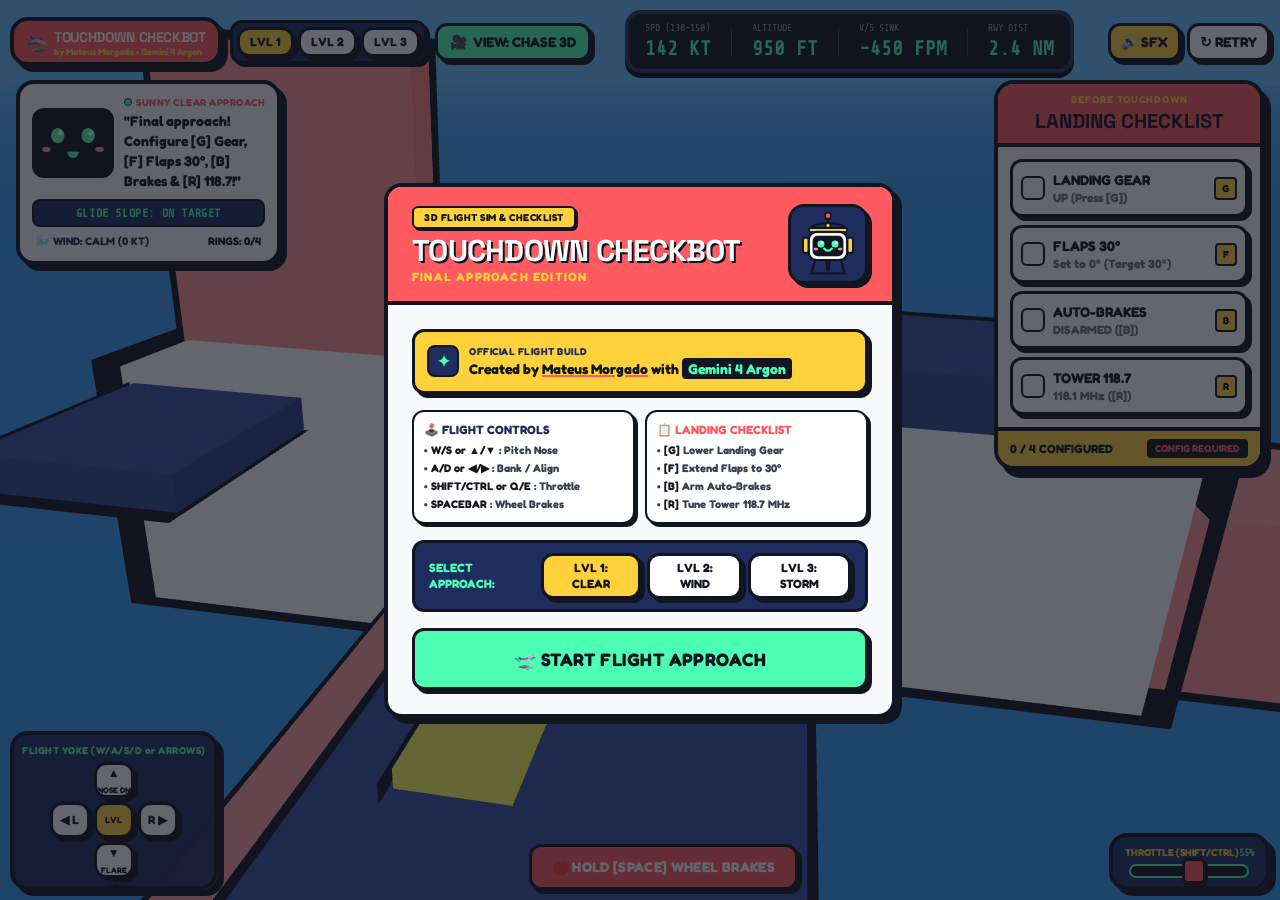
<file: game/index.html>
<!DOCTYPE html>
<html lang="en">
<head>
  <meta charset="UTF-8" />
  <meta name="viewport" content="width=device-width, initial-scale=1.0, maximum-scale=1.0, user-scalable=no" />
  <title>Touchdown Checkbot: Final Approach</title>
  <link rel="stylesheet" href="tw.css">
  <script src="three.min.js"></script>
  <link href="https://fonts.googleapis.com/css2?family=Fredoka:wght@600;700&family=Share+Tech+Mono&family=Space+Grotesk:wght@700;800&display=swap" rel="stylesheet">
  <style>
    :root {
      --coral: #FF5A5F;
      --navy: #1E2D5E;
      --yellow: #FFD13B;
      --mint: #4DFFB5;
      --offwhite: #F8F9FA;
      --ink: #111520;
    }

    * {
      box-sizing: border-box;
      user-select: none;
      -webkit-user-select: none;
    }

    body, html {
      margin: 0;
      padding: 0;
      width: 100%;
      height: 100%;
      overflow: hidden;
      background-color: var(--navy);
      font-family: 'Fredoka', sans-serif;
      touch-action: none;
    }

    #canvas-container {
      position: absolute;
      inset: 0;
      width: 100%;
      height: 100%;
      z-index: 1;
    }

    .neo-box {
      border: 4px solid var(--ink);
      box-shadow: 6px 6px 0px var(--ink);
      border-radius: 18px;
    }

    .neo-btn {
      border: 3.5px solid var(--ink);
      box-shadow: 4px 4px 0px var(--ink);
      border-radius: 12px;
      font-weight: 700;
      transition: transform 0.08s ease, box-shadow 0.08s ease, background-color 0.15s ease;
      cursor: pointer;
    }

    .neo-btn:hover {
      transform: translate(-1px, -1px);
      box-shadow: 5px 5px 0px var(--ink);
    }

    .neo-btn:active, .neo-btn.active-press {
      transform: translate(3px, 3px);
      box-shadow: 1px 1px 0px var(--ink);
    }

    .mono-readout {
      font-family: 'Share Tech Mono', monospace;
    }

    .checklist-panel {
      background: var(--offwhite);
      border: 4px solid var(--ink);
      box-shadow: 7px 8px 0px var(--ink);
      border-radius: 20px;
      overflow: hidden;
    }

    @keyframes pulseDanger {
      0%, 100% { background-color: #FF5A5F; color: #FFFFFF; transform: scale(1); }
      50% { background-color: #FFD13B; color: #111520; transform: scale(1.04); }
    }

    .gpws-alert {
      animation: pulseDanger 0.45s infinite;
    }

    /* Custom Range Slider for Throttle */
    input[type=range].throttle-slider {
      -webkit-appearance: none;
      appearance: none;
      width: 120px;
      height: 14px;
      background: #111520;
      border-radius: 8px;
      border: 2px solid #4DFFB5;
      outline: none;
    }
    input[type=range].throttle-slider::-webkit-slider-thumb {
      -webkit-appearance: none;
      appearance: none;
      width: 24px;
      height: 26px;
      border-radius: 6px;
      background: #FF5A5F;
      border: 3px solid #111520;
      cursor: pointer;
      box-shadow: 2px 2px 0 #111520;
    }
  </style>
</head>
<body>

  <!-- 3D Three.js Flight Viewport -->
  <div id="canvas-container"></div>

  <!-- Lightning Flash Overlay for Level 3 -->
  <div id="lightning-flash" class="fixed inset-0 z-10 bg-white pointer-events-none opacity-0 transition-opacity duration-150"></div>

  <!-- START / TITLE SCREEN MODAL OVERLAY -->
  <div id="start-screen" class="fixed inset-0 z-50 bg-[#111520]/65 backdrop-blur-xs flex items-center justify-center p-4">
    <div class="neo-box bg-[#F8F9FA] max-w-lg w-full overflow-hidden">
      <!-- Top Coral Banner -->
      <div class="bg-[#FF5A5F] border-b-4 border-[#111520] px-6 py-4 flex items-center justify-between">
        <div>
          <span class="inline-block bg-[#FFD13B] text-[#111520] border-2 border-[#111520] px-2.5 py-0.5 rounded-md text-[10px] font-black uppercase tracking-wider shadow-[2px_2px_0_#111520]">
            3D FLIGHT SIM & CHECKLIST
          </span>
          <h1 class="text-2xl sm:text-3xl font-black text-white tracking-tight mt-1 drop-shadow-[2px_2px_0_#111520]" style="font-family: 'Space Grotesk', sans-serif;">
            TOUCHDOWN CHECKBOT
          </h1>
          <div class="text-xs font-extrabold text-[#FFD13B] tracking-widest uppercase">FINAL APPROACH EDITION</div>
        </div>

        <!-- Pilot Bot Graphic SVG -->
        <div class="w-20 h-20 rounded-2xl bg-[#1E2D5E] border-3 border-[#111520] shadow-[4px_4px_0_#111520] flex items-center justify-center shrink-0" style="border: 3px solid #111520;">
          <svg viewBox="0 0 100 100" class="w-16 h-16">
            <!-- Antenna -->
            <line x1="50" y1="6" x2="50" y2="18" stroke="#111520" stroke-width="4" />
            <circle cx="50" cy="6" r="5" fill="#FF5A5F" stroke="#111520" stroke-width="3" />
            <!-- Pilot Cap -->
            <path d="M22 28 C25 14, 75 14, 78 28 Z" fill="#1E2D5E" stroke="#111520" stroke-width="3.5" />
            <rect x="20" y="25" width="60" height="6" rx="3" fill="#FFD13B" stroke="#111520" stroke-width="3" />
            <circle cx="50" cy="21" r="3.5" fill="#FFD13B" stroke="#111520" stroke-width="2" />
            <!-- Headphones -->
            <rect x="11" y="40" width="9" height="24" rx="4" fill="#FFD13B" stroke="#111520" stroke-width="3" />
            <rect x="80" y="40" width="9" height="24" rx="4" fill="#FFD13B" stroke="#111520" stroke-width="3" />
            <!-- Robot Head Housing -->
            <rect x="20" y="31" width="60" height="44" rx="12" fill="#F8F9FA" stroke="#111520" stroke-width="3.5" />
            <!-- Screen Face -->
            <rect x="26" y="37" width="48" height="32" rx="8" fill="#111520" />
            <!-- Glowing Mint Eyes & Smile -->
            <circle cx="39" cy="50" r="5.5" fill="#4DFFB5" />
            <circle cx="61" cy="50" r="5.5" fill="#4DFFB5" />
            <circle cx="41" cy="48" r="1.8" fill="#FFFFFF" />
            <circle cx="63" cy="48" r="1.8" fill="#FFFFFF" />
            <ellipse cx="31" cy="58" rx="3.5" ry="2" fill="#FF8DA1" />
            <ellipse cx="69" cy="58" rx="3.5" ry="2" fill="#FF8DA1" />
            <path d="M44 57 Q50 64 56 57" fill="none" stroke="#4DFFB5" stroke-width="3.5" stroke-linecap="round" />
            <!-- Navy Uniform Collar & Tie -->
            <path d="M30 75 L70 75 L76 96 L24 96 Z" fill="#1E2D5E" stroke="#111520" stroke-width="3.5" />
            <polygon points="46,75 54,75 53,90 50,94 47,90" fill="#111520" />
          </svg>
        </div>
      </div>

      <!-- Body Content -->
      <div class="p-5 sm:p-6 space-y-4">
        <!-- Prominent Creator & Gemini 4 Argon Badge -->
        <div class="bg-[#FFD13B] border-3 border-[#111520] rounded-xl p-3 shadow-[4px_4px_0_#111520] flex items-center justify-between gap-2" style="border: 3px solid #111520;">
          <div class="flex items-center gap-2.5">
            <span class="w-8 h-8 rounded-lg bg-[#1E2D5E] text-[#4DFFB5] border-2 border-[#111520] flex items-center justify-center font-black text-base">✦</span>
            <div>
              <div class="text-[10px] font-extrabold uppercase tracking-wider text-[#1E2D5E]">OFFICIAL FLIGHT BUILD</div>
              <div class="text-xs sm:text-sm font-black text-[#111520]">
                Created by <span class="underline decoration-2 decoration-[#FF5A5F]">Mateus Morgado</span> with <span class="bg-[#111520] text-[#4DFFB5] px-1.5 py-0.5 rounded">Gemini 4 Argon</span>
              </div>
            </div>
          </div>
        </div>

        <!-- Quick Flight Briefing Grid -->
        <div class="grid grid-cols-1 sm:grid-cols-2 gap-2.5 text-xs">
          <div class="bg-white border-2 border-[#111520] rounded-xl p-2.5 shadow-[3px_3px_0_#111520]">
            <div class="font-black text-[#1E2D5E] mb-1">🕹️ FLIGHT CONTROLS</div>
            <ul class="space-y-0.5 text-gray-700 font-bold text-[11px]">
              <li>• <span class="text-[#111520]">W/S or ▲/▼</span> : Pitch Nose</li>
              <li>• <span class="text-[#111520]">A/D or ◀/▶</span> : Bank / Align</li>
              <li>• <span class="text-[#111520]">SHIFT/CTRL or Q/E</span> : Throttle</li>
              <li>• <span class="text-[#111520]">SPACEBAR</span> : Wheel Brakes</li>
            </ul>
          </div>
          <div class="bg-white border-2 border-[#111520] rounded-xl p-2.5 shadow-[3px_3px_0_#111520]">
            <div class="font-black text-[#FF5A5F] mb-1">📋 LANDING CHECKLIST</div>
            <ul class="space-y-0.5 text-gray-700 font-bold text-[11px]">
              <li>• <span class="text-[#111520]">[G]</span> Lower Landing Gear</li>
              <li>• <span class="text-[#111520]">[F]</span> Extend Flaps to 30°</li>
              <li>• <span class="text-[#111520]">[B]</span> Arm Auto-Brakes</li>
              <li>• <span class="text-[#111520]">[R]</span> Tune Tower 118.7 MHz</li>
            </ul>
          </div>
        </div>

        <!-- Scenario Selector on Start Screen -->
        <div class="flex items-center justify-between bg-[#1E2D5E] text-white px-3.5 py-2.5 rounded-xl border-3 border-[#111520]" style="border: 3px solid #111520;">
          <span class="text-xs font-extrabold text-[#4DFFB5]">SELECT APPROACH:</span>
          <div class="flex gap-1.5">
            <button onclick="sim.selectStartScenario(1)" id="start-scen-1" class="neo-btn px-2.5 py-1 text-xs bg-[#FFD13B] text-[#111520]">LVL 1: CLEAR</button>
            <button onclick="sim.selectStartScenario(2)" id="start-scen-2" class="neo-btn px-2.5 py-1 text-xs bg-white text-[#111520]">LVL 2: WIND</button>
            <button onclick="sim.selectStartScenario(3)" id="start-scen-3" class="neo-btn px-2.5 py-1 text-xs bg-white text-[#111520]">LVL 3: STORM</button>
          </div>
        </div>

        <!-- Start Flight CTA Button -->
        <button onclick="sim.startGame()" class="w-full neo-btn bg-[#4DFFB5] text-[#111520] py-3.5 text-base sm:text-lg font-black tracking-wide flex items-center justify-center gap-2 shadow-[5px_5px_0_#111520]">
          <span>🛫 START FLIGHT APPROACH</span>
        </button>
      </div>
    </div>
  </div>

  <!-- TOP HUD BAR -->
  <header class="fixed top-2.5 left-2.5 right-2.5 z-20 flex flex-wrap items-center justify-between gap-2 pointer-events-none">
    <!-- Left: Brand, Creator Credit, Level Selector & Camera View Switch -->
    <div class="flex flex-wrap items-center gap-1.5 sm:gap-2 pointer-events-auto">
      <button onclick="sim.openStartScreen()" class="neo-box bg-[#FF5A5F] text-white px-3 py-1.5 flex items-center gap-1.5 cursor-pointer hover:brightness-105" title="Open Title Screen">
        <span class="text-lg">🛬</span>
        <div class="text-left leading-none">
          <div class="font-extrabold tracking-tight text-xs sm:text-sm" style="font-family: 'Space Grotesk', sans-serif;">TOUCHDOWN CHECKBOT</div>
          <div class="text-[9px] font-bold text-[#FFD13B]">by Mateus Morgado • Gemini 4 Argon</div>
        </div>
      </button>

      <div class="flex gap-1 bg-[#1E2D5E] p-1 rounded-xl border-3 border-[#111520]" style="border: 3px solid #111520; box-shadow: 3px 3px 0 #111520;">
        <button onclick="sim.loadScenario(1)" id="scen-btn-1" class="neo-btn px-2.5 py-1 text-xs bg-[#FFD13B] text-[#111520]">LVL 1</button>
        <button onclick="sim.loadScenario(2)" id="scen-btn-2" class="neo-btn px-2.5 py-1 text-xs bg-white text-[#111520]">LVL 2</button>
        <button onclick="sim.loadScenario(3)" id="scen-btn-3" class="neo-btn px-2.5 py-1 text-xs bg-white text-[#111520]">LVL 3</button>
      </div>

      <button onclick="sim.toggleCameraView()" id="cam-toggle-btn" class="neo-btn bg-[#4DFFB5] text-[#111520] px-3 py-1.5 text-xs sm:text-sm flex items-center gap-1.5">
        <span>🎥</span>
        <span id="cam-label">VIEW: CHASE 3D</span>
      </button>
    </div>

    <!-- Center: Primary Flight Instruments Telemetry Bar -->
    <div class="pointer-events-auto bg-[#111520] border-4 border-[#2B3758] px-3 sm:px-4 py-1.5 rounded-2xl shadow-[0_5px_0_#090C12] flex items-center gap-3 sm:gap-5 text-[#4DFFB5] mono-readout">
      <div>
        <div class="text-[10px] text-gray-400">SPD (130-150)</div>
        <div id="hud-spd" class="text-base sm:text-xl font-bold">142 KT</div>
      </div>
      <div class="border-l border-gray-700 h-7"></div>
      <div>
        <div class="text-[10px] text-gray-400">ALTITUDE</div>
        <div id="hud-alt" class="text-base sm:text-xl font-bold">950 FT</div>
      </div>
      <div class="border-l border-gray-700 h-7"></div>
      <div>
        <div class="text-[10px] text-gray-400">V/S SINK</div>
        <div id="hud-vs" class="text-base sm:text-xl font-bold">-450 FPM</div>
      </div>
      <div class="border-l border-gray-700 h-7 hidden sm:block"></div>
      <div class="hidden sm:block">
        <div class="text-[10px] text-gray-400">RWY DIST</div>
        <div id="hud-dist" class="text-base sm:text-xl font-bold">2.4 NM</div>
      </div>
    </div>

    <!-- Right: Audio & Retry -->
    <div class="flex items-center gap-1.5 pointer-events-auto">
      <button onclick="audio.toggleMute()" id="sfx-btn" class="neo-btn bg-[#FFD13B] text-[#111520] px-2.5 py-1.5 text-xs sm:text-sm">
        🔊 SFX
      </button>
      <button onclick="sim.resetApproach()" class="neo-btn bg-white text-[#111520] px-2.5 py-1.5 text-xs sm:text-sm">
        ↻ RETRY
      </button>
    </div>
  </header>

  <!-- LEFT OVERLAY: CO-PILOT BOT LIVE MONITOR & GPWS CALLOUTS -->
  <div class="fixed left-2.5 sm:left-4 top-20 z-20 w-[220px] sm:w-[265px] pointer-events-none flex flex-col gap-2">
    <div class="neo-box bg-[#F8F9FA] p-2.5 sm:p-3 pointer-events-auto">
      <div class="flex items-center gap-2.5">
        <!-- 2D Live Avatar Canvas synced with 3D Bot -->
        <canvas id="bot-hud-canvas" width="76" height="64" class="rounded-xl border-3 border-[#111520] bg-[#111520] shrink-0" style="border:3px solid #111520;"></canvas>
        <div class="leading-tight">
          <div class="flex items-center gap-1">
            <span class="w-2 h-2 rounded-full bg-[#4DFFB5] border border-[#111520]"></span>
            <span class="text-[10px] font-extrabold uppercase tracking-wider text-[#FF5A5F]" id="scenario-tag">CLEAR APPROACH</span>
          </div>
          <p id="bot-callout-text" class="text-xs sm:text-sm font-bold text-[#111520] mt-0.5">
            "Fly through the mint rings & complete the checklist!"
          </p>
        </div>
      </div>

      <!-- GPWS Warning Banner -->
      <div id="gpws-banner" class="mt-2 px-2.5 py-1 rounded-lg border-2 border-[#111520] bg-[#1E2D5E] text-[#4DFFB5] text-center font-extrabold text-xs tracking-wider mono-readout">
        GLIDE SLOPE: ON TARGET
      </div>

      <!-- Wind Indicator -->
      <div class="mt-1.5 flex items-center justify-between text-[11px] font-bold text-[#1E2D5E] px-1">
        <span id="wind-label">🌬️ WIND: CALM (0 KT)</span>
        <span id="rings-label" class="text-[#111520]">RINGS: 0/4</span>
      </div>
    </div>
  </div>

  <!-- RIGHT OVERLAY: INTERACTIVE LANDING CHECKLIST CARD -->
  <aside class="fixed right-2.5 sm:right-4 top-20 z-20 w-[210px] sm:w-[270px] pointer-events-auto">
    <div class="checklist-panel">
      <div class="bg-[#FF5A5F] border-b-4 border-[#111520] px-3 py-2 text-center">
        <div class="text-[10px] font-extrabold uppercase tracking-widest text-[#FFD13B]">BEFORE TOUCHDOWN</div>
        <h2 class="text-base sm:text-xl font-black text-[#111520] leading-none" style="font-family: 'Space Grotesk', sans-serif;">
          LANDING CHECKLIST
        </h2>
      </div>

      <div class="p-2.5 sm:p-3 space-y-2 bg-[#F8F9FA]">
        <!-- [G] Landing Gear -->
        <button onclick="sim.toggleGear()" id="chk-btn-gear" class="w-full neo-btn bg-white p-2 flex items-center justify-between text-left">
          <div class="flex items-center gap-2">
            <span id="chk-box-gear" class="w-6 h-6 rounded-md border-2 border-[#111520] bg-white flex items-center justify-center font-black text-sm"></span>
            <div>
              <div class="text-xs sm:text-sm font-extrabold text-[#111520]">LANDING GEAR</div>
              <div id="chk-sub-gear" class="text-[10px] sm:text-xs font-bold text-gray-500">UP (Press [G])</div>
            </div>
          </div>
          <span class="px-1.5 py-0.5 text-[10px] font-black bg-[#FFD13B] border-2 border-[#111520] rounded">G</span>
        </button>

        <!-- [F] Flaps 30° -->
        <button onclick="sim.cycleFlaps()" id="chk-btn-flaps" class="w-full neo-btn bg-white p-2 flex items-center justify-between text-left">
          <div class="flex items-center gap-2">
            <span id="chk-box-flaps" class="w-6 h-6 rounded-md border-2 border-[#111520] bg-white flex items-center justify-center font-black text-sm"></span>
            <div>
              <div class="text-xs sm:text-sm font-extrabold text-[#111520]">FLAPS 30°</div>
              <div id="chk-sub-flaps" class="text-[10px] sm:text-xs font-bold text-gray-500">Currently 0° ([F])</div>
            </div>
          </div>
          <span class="px-1.5 py-0.5 text-[10px] font-black bg-[#FFD13B] border-2 border-[#111520] rounded">F</span>
        </button>

        <!-- [B] Auto-Brakes / Spoilers -->
        <button onclick="sim.toggleSpoilers()" id="chk-btn-spoilers" class="w-full neo-btn bg-white p-2 flex items-center justify-between text-left">
          <div class="flex items-center gap-2">
            <span id="chk-box-spoilers" class="w-6 h-6 rounded-md border-2 border-[#111520] bg-white flex items-center justify-center font-black text-sm"></span>
            <div>
              <div class="text-xs sm:text-sm font-extrabold text-[#111520]">AUTO-BRAKES</div>
              <div id="chk-sub-spoilers" class="text-[10px] sm:text-xs font-bold text-gray-500">DISARMED ([B])</div>
            </div>
          </div>
          <span class="px-1.5 py-0.5 text-[10px] font-black bg-[#FFD13B] border-2 border-[#111520] rounded">B</span>
        </button>

        <!-- [R] Tower Frequency 118.7 -->
        <button onclick="sim.stepRadio()" id="chk-btn-radio" class="w-full neo-btn bg-white p-2 flex items-center justify-between text-left">
          <div class="flex items-center gap-2">
            <span id="chk-box-radio" class="w-6 h-6 rounded-md border-2 border-[#111520] bg-white flex items-center justify-center font-black text-sm"></span>
            <div>
              <div class="text-xs sm:text-sm font-extrabold text-[#111520]">TOWER 118.7</div>
              <div id="chk-sub-radio" class="text-[10px] sm:text-xs font-bold text-gray-500">118.1 MHz ([R])</div>
            </div>
          </div>
          <span class="px-1.5 py-0.5 text-[10px] font-black bg-[#FFD13B] border-2 border-[#111520] rounded">R</span>
        </button>
      </div>

      <div id="chk-footer" class="px-3 py-2 bg-[#FFD13B] border-t-4 border-[#111520] flex items-center justify-between">
        <span id="chk-progress" class="text-xs font-extrabold text-[#111520]">0 / 4 CONFIGURED</span>
        <span id="chk-badge" class="text-[10px] font-black px-2 py-0.5 rounded bg-[#111520] text-[#FF5A5F]">NOT READY</span>
      </div>
    </div>
  </aside>

  <!-- BOTTOM FLIGHT DECK CONTROLS (Touch + Mouse + Keyboard Indicator) -->
  <div class="fixed bottom-2.5 left-2.5 right-2.5 z-20 pointer-events-none flex flex-wrap items-end justify-between gap-2">
    <!-- Left: On-Screen Flight Yoke Pad (Pitch & Roll) -->
    <div class="pointer-events-auto neo-box bg-[#1E2D5E]/95 p-2 flex flex-col items-center gap-1">
      <div class="text-[10px] font-extrabold text-[#4DFFB5] tracking-wider">FLIGHT YOKE (W/A/S/D or ARROWS)</div>
      <div class="grid grid-cols-3 gap-1">
        <div></div>
        <button id="btn-pitch-down" class="neo-btn bg-white text-[#111520] w-10 h-9 text-xs font-black">▲<br/><span class="text-[8px]">NOSE DN</span></button>
        <div></div>
        <button id="btn-roll-left" class="neo-btn bg-white text-[#111520] w-10 h-9 text-xs font-black">◀ L</button>
        <button onclick="sim.levelWings()" class="neo-btn bg-[#FFD13B] text-[#111520] w-10 h-9 text-[9px] font-black">LVL</button>
        <button id="btn-roll-right" class="neo-btn bg-white text-[#111520] w-10 h-9 text-xs font-black">R ▶</button>
        <div></div>
        <button id="btn-pitch-up" class="neo-btn bg-white text-[#111520] w-10 h-9 text-xs font-black">▼<br/><span class="text-[8px]">FLARE UP</span></button>
        <div></div>
      </div>
    </div>

    <!-- Center: Wheel Brakes Button [SPACEBAR] -->
    <div class="pointer-events-auto flex flex-col items-center gap-1">
      <button id="brake-btn" class="neo-btn bg-[#FF5A5F] text-white px-5 py-2.5 text-xs sm:text-sm font-black tracking-wide flex items-center gap-2">
        <span>🛑 HOLD [SPACE] WHEEL BRAKES</span>
      </button>
    </div>

    <!-- Right: Throttle Control Slider -->
    <div class="pointer-events-auto neo-box bg-[#1E2D5E]/95 px-3 py-2 flex flex-col items-center gap-1">
      <div class="flex items-center justify-between w-full text-[10px] font-extrabold text-[#FFD13B]">
        <span>THROTTLE (SHIFT/CTRL)</span>
        <span id="throttle-pct" class="mono-readout text-[#4DFFB5]">55%</span>
      </div>
      <input id="throttle-slider" type="range" min="0" max="100" value="55" class="throttle-slider" />
    </div>
  </div>

  <!-- LANDING EVALUATION / DEBRIEF MODAL -->
  <div id="debrief-modal" class="fixed inset-0 z-40 bg-[#111520]/80 backdrop-blur-xs hidden items-center justify-center p-4">
    <div class="neo-box bg-[#F8F9FA] max-w-md w-full overflow-hidden">
      <div id="debrief-header" class="bg-[#4DFFB5] border-b-4 border-[#111520] px-6 py-4 text-center">
        <div id="debrief-emoji" class="text-4xl mb-1">🧈</div>
        <h2 id="debrief-title" class="text-2xl sm:text-3xl font-black text-[#111520]" style="font-family: 'Space Grotesk', sans-serif;">BUTTER TOUCHDOWN!</h2>
        <div id="debrief-subtitle" class="text-xs font-extrabold uppercase tracking-wider text-[#1E2D5E] mt-0.5">CAPTAIN CHECKBOT SALUTES YOU</div>
      </div>

      <div class="p-5 space-y-3">
        <!-- Breakdown Metrics -->
        <div class="bg-white border-3 border-[#111520] rounded-xl p-3 space-y-2 text-xs sm:text-sm font-bold" style="border: 3px solid #111520;">
          <div class="flex justify-between">
            <span class="text-gray-600">TOUCHDOWN SINK RATE:</span>
            <span id="stat-sink" class="mono-readout font-extrabold text-[#111520]">-180 FPM</span>
          </div>
          <div class="flex justify-between">
            <span class="text-gray-600">TOUCHDOWN SPEED:</span>
            <span id="stat-speed" class="mono-readout font-extrabold text-[#111520]">138 KTS</span>
          </div>
          <div class="flex justify-between">
            <span class="text-gray-600">CENTERLINE OFFSET:</span>
            <span id="stat-center" class="mono-readout font-extrabold text-[#111520]">1.2 M</span>
          </div>
          <div class="flex justify-between">
            <span class="text-gray-600">CHECKLIST CONFIG:</span>
            <span id="stat-checklist" class="mono-readout font-extrabold text-[#111520]">4 / 4 COMPLETE</span>
          </div>
          <div class="border-t-2 border-gray-200 pt-2 flex justify-between text-base">
            <span class="font-black text-[#1E2D5E]">FINAL SCORE:</span>
            <span id="stat-score" class="font-black text-[#FF5A5F]">96 / 100 (★★★)</span>
          </div>
        </div>

        <p id="debrief-bot-quote" class="text-xs sm:text-sm font-bold text-center text-[#1E2D5E] italic">
          "Passengers didn't even spill their coffee! Incredible flying!"
        </p>

        <div class="flex gap-3 justify-center pt-1">
          <button onclick="sim.resetApproach()" class="neo-btn bg-white text-[#111520] px-5 py-2.5 text-xs sm:text-sm">↻ FLY AGAIN</button>
          <button id="debrief-next-btn" onclick="sim.nextScenario()" class="neo-btn bg-[#FFD13B] text-[#111520] px-6 py-2.5 text-xs sm:text-sm">NEXT APPROACH →</button>
        </div>
      </div>
    </div>
  </div>

  <script>
    /********************************************************************
     * 1. WEB AUDIO SYNTHESIZER (Jet Turbine, GPWS Callouts, Screech, Chimes)
     ********************************************************************/
    class FlightAudioEngine {
      constructor() {
        this.ctx = null;
        this.muted = false;
        this.engineOsc = null;
        this.engineGain = null;
      }

      init() {
        if (!this.ctx) {
          const AudioCtx = window.AudioContext || window.webkitAudioContext;
          this.ctx = new AudioCtx();

          // Continuous subtle jet turbine hum
          this.engineOsc = this.ctx.createOscillator();
          this.engineGain = this.ctx.createGain();
          this.engineOsc.type = 'sawtooth';
          this.engineOsc.frequency.value = 65;
          this.engineGain.gain.value = 0.03;

          // Lowpass filter for warm engine rumble
          const filter = this.ctx.createBiquadFilter();
          filter.type = 'lowpass';
          filter.frequency.value = 180;

          this.engineOsc.connect(filter);
          filter.connect(this.engineGain);
          this.engineGain.connect(this.ctx.destination);
          this.engineOsc.start();
        }
        if (this.ctx && this.ctx.state === 'suspended') {
          this.ctx.resume();
        }
      }

      updateEnginePitch(throttlePct, airspeed, active) {
        if (!this.ctx || !this.engineOsc) return;
        if (this.muted || !active) {
          this.engineGain.gain.setTargetAtTime(0.0, this.ctx.currentTime, 0.1);
          return;
        }
        const targetFreq = 48 + (throttlePct * 0.75) + (airspeed * 0.15);
        this.engineOsc.frequency.setTargetAtTime(targetFreq, this.ctx.currentTime, 0.08);
        this.engineGain.gain.setTargetAtTime(0.035, this.ctx.currentTime, 0.1);
      }

      toggleMute() {
        this.init();
        this.muted = !this.muted;
        const btn = document.getElementById('sfx-btn');
        btn.textContent = this.muted ? '🔇 MUTED' : '🔊 SFX';
        btn.style.backgroundColor = this.muted ? '#F8F9FA' : '#FFD13B';
      }

      playMechanicalClunk(high = false) {
        if (this.muted) return;
        this.init();
        const now = this.ctx.currentTime;
        const osc = this.ctx.createOscillator();
        const gain = this.ctx.createGain();
        osc.type = 'triangle';
        osc.frequency.setValueAtTime(high ? 320 : 140, now);
        osc.frequency.exponentialRampToValueAtTime(high ? 580 : 75, now + 0.12);
        gain.gain.setValueAtTime(0.25, now);
        gain.gain.exponentialRampToValueAtTime(0.001, now + 0.13);
        osc.connect(gain);
        gain.connect(this.ctx.destination);
        osc.start(now);
        osc.stop(now + 0.14);
      }

      playRingPass() {
        if (this.muted) return;
        this.init();
        const now = this.ctx.currentTime;
        [523.25, 659.25, 783.99].forEach((f, i) => {
          const osc = this.ctx.createOscillator();
          const gain = this.ctx.createGain();
          osc.type = 'sine';
          osc.frequency.setValueAtTime(f, now + i * 0.05);
          gain.gain.setValueAtTime(0.16, now + i * 0.05);
          gain.gain.exponentialRampToValueAtTime(0.001, now + i * 0.05 + 0.22);
          osc.connect(gain);
          gain.connect(this.ctx.destination);
          osc.start(now + i * 0.05);
          osc.stop(now + i * 0.05 + 0.24);
        });
      }

      playGPWSBeep() {
        if (this.muted) return;
        this.init();
        const now = this.ctx.currentTime;
        const osc = this.ctx.createOscillator();
        const gain = this.ctx.createGain();
        osc.type = 'square';
        osc.frequency.setValueAtTime(880, now);
        osc.frequency.setValueAtTime(660, now + 0.08);
        gain.gain.setValueAtTime(0.14, now);
        gain.gain.exponentialRampToValueAtTime(0.001, now + 0.18);
        osc.connect(gain);
        gain.connect(this.ctx.destination);
        osc.start(now);
        osc.stop(now + 0.19);
      }

      playTireScreech() {
        if (this.muted) return;
        this.init();
        const now = this.ctx.currentTime;
        const osc = this.ctx.createOscillator();
        const gain = this.ctx.createGain();
        osc.type = 'sawtooth';
        osc.frequency.setValueAtTime(920, now);
        osc.frequency.exponentialRampToValueAtTime(340, now + 0.35);
        gain.gain.setValueAtTime(0.22, now);
        gain.gain.exponentialRampToValueAtTime(0.001, now + 0.38);
        osc.connect(gain);
        gain.connect(this.ctx.destination);
        osc.start(now);
        osc.stop(now + 0.4);
      }

      playFanfare(success = true) {
        if (this.muted) return;
        this.init();
        const now = this.ctx.currentTime;
        const notes = success ? [440, 554.37, 659.25, 880] : [220, 196, 164.81];
        notes.forEach((f, idx) => {
          const osc = this.ctx.createOscillator();
          const gain = this.ctx.createGain();
          osc.type = 'triangle';
          osc.frequency.setValueAtTime(f, now + idx * 0.1);
          gain.gain.setValueAtTime(0.2, now + idx * 0.1);
          gain.gain.exponentialRampToValueAtTime(0.001, now + idx * 0.1 + 0.35);
          osc.connect(gain);
          gain.connect(this.ctx.destination);
          osc.start(now + idx * 0.1);
          osc.stop(now + idx * 0.1 + 0.38);
        });
      }
    }

    const audio = new FlightAudioEngine();

    /********************************************************************
     * 2. TOON PALETTE & INVERTED-HULL BLACK OUTLINE BUILDER
     ********************************************************************/
    const COLORS = {
      coral: 0xFF5A5F,
      navy: 0x1E2D5E,
      navyDark: 0x131D3D,
      yellow: 0xFFD13B,
      mint: 0x4DFFB5,
      offwhite: 0xF8F9FA,
      charcoal: 0x262C3A,
      asphalt: 0x353E50,
      ink: 0x111520,
      waterDay: 0x3A9EF5,
      grassDay: 0x5CD685
    };

    const toonGradData = new Uint8Array([150, 210, 255]);
    const toonGradTex = new THREE.DataTexture(toonGradData, 3, 1, THREE.LuminanceFormat);
    toonGradTex.minFilter = THREE.NearestFilter;
    toonGradTex.magFilter = THREE.NearestFilter;
    toonGradTex.needsUpdate = true;

    function makeToonMat(colorHex, emissiveHex = 0x000000, emissiveIntensity = 0) {
      return new THREE.MeshToonMaterial({
        color: colorHex,
        gradientMap: toonGradTex,
        emissive: emissiveHex,
        emissiveIntensity: emissiveIntensity
      });
    }

    const outlineMat = new THREE.MeshBasicMaterial({
      color: COLORS.ink,
      side: THREE.BackSide
    });

    function createOutlinedMesh(geo, mat, outlineScale = 1.06) {
      const grp = new THREE.Group();
      const mesh = new THREE.Mesh(geo, mat);
      const out = new THREE.Mesh(geo, outlineMat);
      out.scale.setScalar(outlineScale);
      grp.add(mesh, out);
      grp.userData.mainMesh = mesh;
      return grp;
    }

    /********************************************************************
     * 3. THREE.JS WORLD, RUNWAY, PAPI LIGHTS & GLIDE SLOPE RINGS
     ********************************************************************/
    const container = document.getElementById('canvas-container');
    const scene = new THREE.Scene();
    scene.background = new THREE.Color(0x6AC1FF);
    scene.fog = new THREE.FogExp2(0x6AC1FF, 0.00045);

    const camera = new THREE.PerspectiveCamera(50, window.innerWidth / window.innerHeight, 0.2, 3500);
    const renderer = new THREE.WebGLRenderer({ antialias: true });
    renderer.setSize(window.innerWidth, window.innerHeight);
    renderer.setPixelRatio(Math.min(window.devicePixelRatio, 2));
    container.appendChild(renderer.domElement);

    const ambientLight = new THREE.AmbientLight(0xffffff, 0.85);
    scene.add(ambientLight);

    const sunLight = new THREE.DirectionalLight(0xfff8e7, 0.95);
    sunLight.position.set(120, 300, 180);
    scene.add(sunLight);

    const worldGroup = new THREE.Group();
    scene.add(worldGroup);

    let waterMesh, islandMesh;
    const approachRings = [];
    const papiLights = [];
    const cloudGroups = [];

    // Runway coordinates:
    // Threshold starts at Z = 0 and extends down to Z = -950. Width = 46.
    function buildAirportWorld() {
      // Stylized Ocean Surface
      const waterGeo = new THREE.PlaneGeometry(8000, 8000);
      waterMesh = new THREE.Mesh(waterGeo, new THREE.MeshBasicMaterial({ color: COLORS.waterDay }));
      waterMesh.rotation.x = -Math.PI / 2;
      waterMesh.position.y = -2.5;
      worldGroup.add(waterMesh);

      // Stylized Island Grass Pad surrounding the Runway
      const islandGeo = new THREE.BoxGeometry(360, 4, 1450);
      islandMesh = createOutlinedMesh(islandGeo, makeToonMat(COLORS.grassDay), 1.015);
      islandMesh.position.set(0, -2.0, -450);
      worldGroup.add(islandMesh);

      // Runway Asphalt Strip (Z = +40 to Z = -1020)
      const rwyGeo = new THREE.BoxGeometry(48, 0.6, 1060);
      const rwyMesh = createOutlinedMesh(rwyGeo, makeToonMat(COLORS.asphalt), 1.015);
      rwyMesh.position.set(0, -0.2, -490);
      worldGroup.add(rwyMesh);

      // Coral & Yellow Neo-Brutalist Control Tower beside Runway
      const towerGroup = new THREE.Group();
      towerGroup.position.set(-68, 0, -280);
      const towerBase = createOutlinedMesh(new THREE.BoxGeometry(18, 48, 18), makeToonMat(COLORS.offwhite), 1.05);
      towerBase.position.y = 24;
      const towerCab = createOutlinedMesh(new THREE.BoxGeometry(26, 14, 26), makeToonMat(COLORS.coral), 1.05);
      towerCab.position.y = 54;
      const towerGlass = new THREE.Mesh(
        new THREE.BoxGeometry(27, 7, 27),
        new THREE.MeshBasicMaterial({ color: COLORS.mint })
      );
      towerGlass.position.y = 54;
      const towerSpire = createOutlinedMesh(new THREE.CylinderGeometry(1, 1.5, 18, 8), makeToonMat(COLORS.yellow), 1.08);
      towerSpire.position.y = 69;
      towerGroup.add(towerBase, towerCab, towerGlass, towerSpire);
      worldGroup.add(towerGroup);

      // Runway Threshold Piano Keys & Touchdown Zone Markings
      const whiteMat = new THREE.MeshBasicMaterial({ color: COLORS.offwhite });
      const yellowMat = new THREE.MeshBasicMaterial({ color: COLORS.yellow });
      const coralMat = new THREE.MeshBasicMaterial({ color: COLORS.coral });

      for (let x = -18; x <= 18; x += 6) {
        const piano = new THREE.Mesh(new THREE.PlaneGeometry(3.2, 24), whiteMat);
        piano.rotation.x = -Math.PI / 2;
        piano.position.set(x, 0.15, -18);
        worldGroup.add(piano);
      }

      // Target Touchdown Zone Boxes (Mint/Yellow Aiming Point at Z = -110 to -220)
      [-12, 12].forEach((xPos) => {
        const tdBox = new THREE.Mesh(new THREE.PlaneGeometry(6, 55), yellowMat);
        tdBox.rotation.x = -Math.PI / 2;
        tdBox.position.set(xPos, 0.16, -135);
        worldGroup.add(tdBox);
      });

      // Centerline Dashes along entire runway
      for (let z = -55; z > -960; z -= 38) {
        const dash = new THREE.Mesh(new THREE.PlaneGeometry(1.6, 20), whiteMat);
        dash.rotation.x = -Math.PI / 2;
        dash.position.set(0, 0.16, z);
        worldGroup.add(dash);
      }

      // Glowing Approach Pier Lights leading to threshold (Z = +200 down to +20)
      for (let z = 220; z >= 25; z -= 38) {
        const bar = new THREE.Mesh(
          new THREE.BoxGeometry(16, 0.8, 1.2),
          new THREE.MeshBasicMaterial({ color: COLORS.mint })
        );
        bar.position.set(0, 0.5, z);
        worldGroup.add(bar);
      }

      // Runway Edge Glowing Lights
      for (let z = 10; z >= -960; z -= 45) {
        [-23, 23].forEach((xEdge) => {
          const orb = new THREE.Mesh(
            new THREE.SphereGeometry(0.9, 8, 8),
            new THREE.MeshBasicMaterial({ color: z < -750 ? COLORS.coral : COLORS.yellow })
          );
          orb.position.set(xEdge, 0.8, z);
          worldGroup.add(orb);
        });
      }

      // 4 PAPI Slope Indicator Lights on Left of Touchdown Zone (Z = -120)
      for (let i = 0; i < 4; i++) {
        const papiMat = new THREE.MeshBasicMaterial({ color: i < 2 ? COLORS.offwhite : COLORS.coral });
        const papi = new THREE.Mesh(new THREE.SphereGeometry(2.2, 12, 12), papiMat);
        papi.position.set(-32 - i * 6, 1.8, -120);
        worldGroup.add(papi);
        papiLights.push(papi);
      }

      // 4 Floating Glowing Mint Glide-Slope Rings along the ideal 3.2° approach path
      const ringPositions = [
        { z: 850, y: 92 },
        { z: 620, y: 68 },
        { z: 390, y: 44 },
        { z: 170, y: 21 }
      ];
      ringPositions.forEach((rp, idx) => {
        const torusGeo = new THREE.TorusGeometry(19, 1.35, 12, 32);
        const ringMat = new THREE.MeshBasicMaterial({ color: COLORS.mint });
        const ring = new THREE.Mesh(torusGeo, ringMat);
        const ringOutline = new THREE.Mesh(torusGeo, outlineMat);
        ringOutline.scale.setScalar(1.06);
        ring.add(ringOutline);

        ring.position.set(0, rp.y, rp.z);
        ring.userData = { index: idx, passed: false, baseZ: rp.z, baseY: rp.y };
        worldGroup.add(ring);
        approachRings.push(ring);
      });

      // Chunky Toon 3D Clouds
      for (let i = 0; i < 18; i++) {
        const cg = new THREE.Group();
        const cMat = makeToonMat(COLORS.offwhite);
        const s1 = createOutlinedMesh(new THREE.SphereGeometry(16, 12, 12), cMat, 1.05);
        const s2 = createOutlinedMesh(new THREE.SphereGeometry(12, 12, 12), cMat, 1.05);
        s2.position.set(14, -2, 2);
        const s3 = createOutlinedMesh(new THREE.SphereGeometry(13, 12, 12), cMat, 1.05);
        s3.position.set(-14, -3, -2);
        cg.add(s1, s2, s3);
        cg.position.set(
          (Math.random() - 0.5) * 900,
          95 + Math.random() * 140,
          800 - i * 110
        );
        worldGroup.add(cg);
        cloudGroups.push(cg);
      }
    }
    buildAirportWorld();

    /********************************************************************
     * 4. BUILD CHUNKY 3D CEL-SHADED AIRPLANE + COCKPIT INTERIOR & BOT
     ********************************************************************/
    const aircraftGroup = new THREE.Group();
    scene.add(aircraftGroup);

    // Sub-groups for Chase Model vs Cockpit Interior
    const chasePlaneModel = new THREE.Group();
    const cockpitInteriorGroup = new THREE.Group();
    aircraftGroup.add(chasePlaneModel);
    aircraftGroup.add(cockpitInteriorGroup);

    let gearStrutsGroup, flapSurfacesLeft, flapSurfacesRight, spoilerSurfacesGroup;
    let propBlades;
    let yoke3DMesh, throttle3DMesh, gear3DHandle;

    function buildChaseAirplane() {
      // Chunky Toon Fuselage
      const body = createOutlinedMesh(
        new THREE.BoxGeometry(3.4, 3.2, 12.5),
        makeToonMat(COLORS.offwhite),
        1.05
      );
      chasePlaneModel.add(body);

      // Coral Red Nose Cone & Stripe
      const nose = createOutlinedMesh(
        new THREE.BoxGeometry(2.8, 2.2, 3.0),
        makeToonMat(COLORS.coral),
        1.06
      );
      nose.position.set(0, -0.3, -7.2);
      chasePlaneModel.add(nose);

      // Cockpit Canopy Glass (Glowing Mint/Navy)
      const canopy = createOutlinedMesh(
        new THREE.BoxGeometry(3.0, 1.5, 4.2),
        makeToonMat(COLORS.navy),
        1.05
      );
      canopy.position.set(0, 1.5, -2.5);
      chasePlaneModel.add(canopy);

      // Main Swept Wings (Navy Blue with Yellow Tips)
      const mainWing = createOutlinedMesh(
        new THREE.BoxGeometry(22.0, 0.45, 3.4),
        makeToonMat(COLORS.navy),
        1.04
      );
      mainWing.position.set(0, 0.2, -0.5);
      chasePlaneModel.add(mainWing);

      [-11.2, 11.2].forEach((wx) => {
        const winglet = createOutlinedMesh(
          new THREE.BoxGeometry(0.6, 2.2, 2.4),
          makeToonMat(COLORS.yellow),
          1.08
        );
        winglet.position.set(wx, 1.1, -0.5);
        chasePlaneModel.add(winglet);
      });

      // Animated Trailing-Edge Flaps (Coral Red)
      flapSurfacesLeft = createOutlinedMesh(
        new THREE.BoxGeometry(6.5, 0.28, 1.1),
        makeToonMat(COLORS.coral),
        1.07
      );
      flapSurfacesLeft.position.set(-5.5, 0.0, 1.3);
      chasePlaneModel.add(flapSurfacesLeft);

      flapSurfacesRight = flapSurfacesLeft.clone();
      flapSurfacesRight.position.x = 5.5;
      chasePlaneModel.add(flapSurfacesRight);

      // Animated Top-Wing Spoilers / Speedbrakes (Yellow)
      spoilerSurfacesGroup = new THREE.Group();
      [-4.8, 4.8].forEach((sx) => {
        const sp = createOutlinedMesh(
          new THREE.BoxGeometry(4.2, 0.18, 0.85),
          makeToonMat(COLORS.yellow),
          1.08
        );
        sp.position.set(sx, 0.5, 0.2);
        spoilerSurfacesGroup.add(sp);
      });
      chasePlaneModel.add(spoilerSurfacesGroup);

      // Tail Fin & Horizontal Stabilizer
      const vTail = createOutlinedMesh(
        new THREE.BoxGeometry(0.6, 4.4, 3.4),
        makeToonMat(COLORS.coral),
        1.05
      );
      vTail.position.set(0, 3.2, 4.6);
      chasePlaneModel.add(vTail);

      const hTail = createOutlinedMesh(
        new THREE.BoxGeometry(8.5, 0.4, 2.2),
        makeToonMat(COLORS.navy),
        1.05
      );
      hTail.position.set(0, 1.2, 5.0);
      chasePlaneModel.add(hTail);

      // Spinning Nose Propeller
      propBlades = new THREE.Group();
      propBlades.position.set(0, -0.3, -8.8);
      const b1 = createOutlinedMesh(new THREE.BoxGeometry(4.2, 0.42, 0.15), makeToonMat(COLORS.yellow), 1.08);
      const b2 = createOutlinedMesh(new THREE.BoxGeometry(0.42, 4.2, 0.15), makeToonMat(COLORS.yellow), 1.08);
      propBlades.add(b1, b2);
      chasePlaneModel.add(propBlades);

      // Retractable Landing Gear Group
      gearStrutsGroup = new THREE.Group();
      const wheelMat = makeToonMat(COLORS.ink);
      const strutMat = makeToonMat(COLORS.offwhite);

      const wheelPositions = [
        { x: 0, z: -5.5 },
        { x: -3.2, z: 0.4 },
        { x: 3.2, z: 0.4 }
      ];
      wheelPositions.forEach((wp) => {
        const strut = createOutlinedMesh(new THREE.CylinderGeometry(0.18, 0.18, 2.2, 8), strutMat, 1.1);
        strut.position.set(wp.x, -2.0, wp.z);
        const tire = createOutlinedMesh(new THREE.CylinderGeometry(0.75, 0.75, 0.55, 14), wheelMat, 1.1);
        tire.rotation.z = Math.PI / 2;
        tire.position.set(wp.x, -3.0, wp.z);
        gearStrutsGroup.add(strut, tire);
      });
      // Start retracted inside fuselage
      gearStrutsGroup.scale.y = 0.01;
      chasePlaneModel.add(gearStrutsGroup);
    }
    buildChaseAirplane();

    // 2D Canvas Face for Pilot Bot (Shared by HUD & 3D Cockpit Bot)
    const botFaceCanvas = document.createElement('canvas');
    botFaceCanvas.width = 160;
    botFaceCanvas.height = 120;
    const botFaceCtx = botFaceCanvas.getContext('2d');
    const botFaceTex = new THREE.CanvasTexture(botFaceCanvas);

    function drawBotFaceExpression(mood = 'happy') {
      const ctx = botFaceCtx;
      ctx.fillStyle = '#111520';
      ctx.fillRect(0, 0, 160, 120);

      ctx.strokeStyle = '#4DFFB5';
      ctx.fillStyle = '#4DFFB5';
      ctx.lineWidth = 7;
      ctx.lineCap = 'round';

      if (mood === 'panic' || mood === 'warning') {
        // > < warning eyes
        ctx.beginPath();
        ctx.moveTo(32, 34); ctx.lineTo(56, 48); ctx.lineTo(32, 62);
        ctx.moveTo(128, 34); ctx.lineTo(104, 48); ctx.lineTo(128, 62);
        ctx.stroke();

        // Worried mouth
        ctx.beginPath();
        ctx.arc(80, 92, 13, Math.PI, 0, false);
        ctx.stroke();
      } else if (mood === 'butter') {
        // Happy ^ ^ arches
        ctx.beginPath();
        ctx.arc(48, 52, 15, Math.PI, 0, false);
        ctx.stroke();
        ctx.beginPath();
        ctx.arc(112, 52, 15, Math.PI, 0, false);
        ctx.stroke();

        ctx.beginPath();
        ctx.arc(80, 72, 16, 0, Math.PI, false);
        ctx.closePath();
        ctx.fill();
      } else {
        // Cute round mint eyes with white specular dot
        ctx.beginPath();
        ctx.arc(48, 46, 14, 0, Math.PI * 2);
        ctx.arc(112, 46, 14, 0, Math.PI * 2);
        ctx.fill();

        ctx.fillStyle = '#FFFFFF';
        ctx.beginPath();
        ctx.arc(53, 41, 4.5, 0, Math.PI * 2);
        ctx.arc(117, 41, 4.5, 0, Math.PI * 2);
        ctx.fill();

        ctx.fillStyle = '#4DFFB5';
        ctx.beginPath();
        ctx.arc(80, 76, 12, 0, Math.PI, false);
        ctx.closePath();
        ctx.fill();
      }

      // Pink cheeks
      ctx.fillStyle = '#FF8DA1';
      ctx.beginPath();
      ctx.ellipse(24, 72, 9, 5, 0, 0, Math.PI * 2);
      ctx.ellipse(136, 72, 9, 5, 0, 0, Math.PI * 2);
      ctx.fill();

      botFaceTex.needsUpdate = true;

      // Also mirror onto the top-left 2D HUD Canvas
      const hudCanvas = document.getElementById('bot-hud-canvas');
      if (hudCanvas) {
        const hctx = hudCanvas.getContext('2d');
        hctx.drawImage(botFaceCanvas, 0, 0, 76, 64);
      }
    }

    function build3DCockpitInterior() {
      // Positioned relative to aircraftGroup so looking forward (-Z) shows runway through windshield
      const dash = createOutlinedMesh(
        new THREE.BoxGeometry(6.2, 1.4, 2.2),
        makeToonMat(COLORS.navy),
        1.04
      );
      dash.position.set(0, -1.05, -2.5);
      cockpitInteriorGroup.add(dash);

      const glare = createOutlinedMesh(
        new THREE.BoxGeometry(6.4, 0.22, 1.5),
        makeToonMat(COLORS.coral),
        1.04
      );
      glare.position.set(0, -0.32, -2.3);
      cockpitInteriorGroup.add(glare);

      // Windshield Pillars
      [-2.8, 2.8].forEach((px) => {
        const pillar = createOutlinedMesh(
          new THREE.BoxGeometry(0.28, 3.8, 0.28),
          makeToonMat(COLORS.charcoal),
          1.06
        );
        pillar.position.set(px, 1.1, -2.8);
        pillar.rotation.z = px < 0 ? -0.2 : 0.2;
        cockpitInteriorGroup.add(pillar);
      });

      // 3D Control Yoke on Right (Captain's side)
      yoke3DMesh = new THREE.Group();
      yoke3DMesh.position.set(0.85, -0.65, -1.45);
      const yokeBar = createOutlinedMesh(new THREE.BoxGeometry(0.95, 0.14, 0.14), makeToonMat(COLORS.yellow), 1.1);
      const gripL = createOutlinedMesh(new THREE.BoxGeometry(0.14, 0.48, 0.16), makeToonMat(COLORS.coral), 1.1);
      gripL.position.set(-0.42, 0.18, 0);
      const gripR = gripL.clone();
      gripR.position.x = 0.42;
      yoke3DMesh.add(yokeBar, gripL, gripR);
      cockpitInteriorGroup.add(yoke3DMesh);

      // Center Throttle Lever
      throttle3DMesh = createOutlinedMesh(new THREE.BoxGeometry(0.32, 0.45, 0.22), makeToonMat(COLORS.coral), 1.1);
      throttle3DMesh.position.set(0, -0.25, -1.65);
      cockpitInteriorGroup.add(throttle3DMesh);

      // Gear Handle
      gear3DHandle = createOutlinedMesh(new THREE.CylinderGeometry(0.14, 0.14, 0.35, 12), makeToonMat(COLORS.yellow), 1.1);
      gear3DHandle.rotation.z = Math.PI / 2;
      gear3DHandle.position.set(0.38, -0.45, -1.75);
      cockpitInteriorGroup.add(gear3DHandle);

      // 3D Co-Pilot Bot seated on the Left (-X)
      const bot = new THREE.Group();
      bot.position.set(-1.15, -0.25, -1.95);
      bot.rotation.y = 0.32;

      const bTorso = createOutlinedMesh(new THREE.BoxGeometry(0.85, 0.75, 0.55), makeToonMat(COLORS.navy), 1.07);
      const bHead = createOutlinedMesh(new THREE.BoxGeometry(1.05, 0.78, 0.68), makeToonMat(COLORS.offwhite), 1.07);
      bHead.position.y = 0.78;

      const bScreen = new THREE.Mesh(
        new THREE.PlaneGeometry(0.86, 0.58),
        new THREE.MeshBasicMaterial({ map: botFaceTex })
      );
      bScreen.position.set(0, 0.78, 0.35);

      const bCap = createOutlinedMesh(new THREE.CylinderGeometry(0.58, 0.52, 0.25, 16), makeToonMat(COLORS.navy), 1.07);
      bCap.position.set(0, 1.24, 0);

      const bTip = createOutlinedMesh(new THREE.SphereGeometry(0.09, 10, 10), makeToonMat(COLORS.coral), 1.15);
      bTip.position.set(0, 1.5, 0);

      [-0.58, 0.58].forEach((hx) => {
        const phone = createOutlinedMesh(new THREE.BoxGeometry(0.16, 0.42, 0.32), makeToonMat(COLORS.yellow), 1.1);
        phone.position.set(hx, 0.78, 0);
        bot.add(phone);
      });

      bot.add(bTorso, bHead, bScreen, bCap, bTip);
      cockpitInteriorGroup.add(bot);
    }
    build3DCockpitInterior();

    /********************************************************************
     * 5. FLIGHT DYNAMICS, SCENARIOS & TOUCHDOWN SCORING CONTROLLER
     ********************************************************************/
    const SCENARIOS = {
      1: {
        id: 1,
        name: 'SUNNY CLEAR APPROACH',
        skyColor: 0x6AC1FF,
        fogDensity: 0.00038,
        ambient: 0.88,
        crosswind: 0,
        turbulence: 0,
        startZ: 1120,
        startY: 118,
        startX: 0
      },
      2: {
        id: 2,
        name: 'SUNSET CROSSWIND',
        skyColor: 0xFF7E5F,
        fogDensity: 0.00055,
        ambient: 0.75,
        crosswind: 14, // pushes plane laterally; player banks/crabs to align
        turbulence: 0.15,
        startZ: 1150,
        startY: 122,
        startX: -24
      },
      3: {
        id: 3,
        name: 'STORMY NIGHT ILS',
        skyColor: 0x0E162B,
        fogDensity: 0.00095,
        ambient: 0.42,
        crosswind: -10,
        turbulence: 0.45,
        startZ: 1150,
        startY: 124,
        startX: 16
      }
    };

    class FlightSimulator {
      constructor() {
        this.scenarioId = 1;
        this.cameraMode = 'chase'; // 'chase' or 'cockpit'
        this.inStartMenu = true;   // Pause flight physics while on the Start Screen

        // Aircraft Kinematics
        this.pos = new THREE.Vector3(0, 118, 1120);
        this.pitch = -0.04; // radians
        this.roll = 0;      // radians
        this.yaw = 0;       // radians
        this.airspeed = 142; // knots
        this.throttle = 55;  // 0 - 100%
        this.verticalSpeedFPM = -450;

        // Checklist Systems
        this.gearDown = false;
        this.flapsAngle = 0;     // 0, 15, 30
        this.spoilersArmed = false;
        this.radioFreq = 118.1;  // Target: 118.7

        // Touchdown & Ground Roll State
        this.onGround = false;
        this.finished = false;
        this.braking = false;
        this.touchdownStats = null;
        this.ringsCollected = 0;

        // Active Input Flags
        this.keys = {
          pitchUp: false,
          pitchDown: false,
          rollLeft: false,
          rollRight: false,
          throttleUp: false,
          throttleDown: false
        };

        this.lastCalloutTime = 0;
        this.spokenAltitudes = new Set();
      }

      loadScenario(id) {
        this.scenarioId = id;
        const sc = SCENARIOS[id];

        // Update Top Scenario Buttons
        [1, 2, 3].forEach((n) => {
          const b = document.getElementById(`scen-btn-${n}`);
          if (b) b.style.backgroundColor = n === id ? '#FFD13B' : '#FFFFFF';
          const sb = document.getElementById(`start-scen-1`.replace('1', n));
          if (sb) sb.style.backgroundColor = n === id ? '#FFD13B' : '#FFFFFF';
        });

        scene.background = new THREE.Color(sc.skyColor);
        scene.fog = new THREE.FogExp2(sc.skyColor, sc.fogDensity);
        ambientLight.intensity = sc.ambient;

        document.getElementById('scenario-tag').textContent = sc.name;
        const windText = sc.crosswind === 0
          ? '🌬️ WIND: CALM (0 KT)'
          : `🌬️ X-WIND: ${Math.abs(sc.crosswind)} KT ${sc.crosswind > 0 ? '→' : '←'}`;
        document.getElementById('wind-label').textContent = windText;

        this.resetApproach();
      }

      resetApproach() {
        const sc = SCENARIOS[this.scenarioId];
        this.pos.set(sc.startX, sc.startY, sc.startZ);
        this.pitch = -0.045;
        this.roll = 0;
        this.yaw = 0;
        this.airspeed = 142;
        this.throttle = 55;
        this.verticalSpeedFPM = -480;

        this.gearDown = false;
        this.flapsAngle = 0;
        this.spoilersArmed = false;
        this.radioFreq = 118.1;

        this.onGround = false;
        this.finished = false;
        this.braking = false;
        this.touchdownStats = null;
        this.ringsCollected = 0;
        this.spokenAltitudes.clear();

        document.getElementById('throttle-slider').value = 55;
        document.getElementById('throttle-pct').textContent = '55%';
        document.getElementById('debrief-modal').classList.add('hidden');
        document.getElementById('debrief-modal').classList.remove('flex');

        // Reset Rings
        approachRings.forEach((r) => {
          r.userData.passed = false;
          r.visible = true;
          r.material.color.setHex(COLORS.mint);
        });
        document.getElementById('rings-label').textContent = 'RINGS: 0/4';

        this.updateChecklistUI();
        this.updateCameraVisibility();
        drawBotFaceExpression('normal');
        this.botSay('"Final approach! Configure [G] Gear, [F] Flaps 30°, [B] Brakes & [R] 118.7!"');
      }

      selectStartScenario(id) {
        audio.playMechanicalClunk(true);
        this.loadScenario(id);
      }

      startGame() {
        audio.init();
        audio.playFanfare(true);
        this.inStartMenu = false;
        const startEl = document.getElementById('start-screen');
        startEl.classList.add('hidden');
        startEl.classList.remove('flex');
        this.resetApproach();
      }

      openStartScreen() {
        this.inStartMenu = true;
        const startEl = document.getElementById('start-screen');
        startEl.classList.remove('hidden');
        startEl.classList.add('flex');
      }

      nextScenario() {
        const next = this.scenarioId < 3 ? this.scenarioId + 1 : 1;
        this.loadScenario(next);
      }

      toggleCameraView() {
        this.cameraMode = this.cameraMode === 'chase' ? 'cockpit' : 'chase';
        const label = document.getElementById('cam-label');
        label.textContent = this.cameraMode === 'chase' ? 'VIEW: CHASE 3D' : 'VIEW: COCKPIT 3D';
        audio.playMechanicalClunk(true);
        this.updateCameraVisibility();
      }

      updateCameraVisibility() {
        if (this.cameraMode === 'cockpit') {
          chasePlaneModel.visible = false;
          cockpitInteriorGroup.visible = true;
        } else {
          chasePlaneModel.visible = true;
          cockpitInteriorGroup.visible = false;
        }
      }

      levelWings() {
        this.roll = 0;
        this.pitch = -0.03;
      }

      // Checklist Actions
      toggleGear() {
        if (this.onGround || this.finished) return;
        this.gearDown = !this.gearDown;
        audio.playMechanicalClunk(this.gearDown);
        this.botSay(this.gearDown ? '"Landing gear DOWN and three green!"' : '"Landing gear retracted!"');
        this.updateChecklistUI();
      }

      cycleFlaps() {
        if (this.onGround || this.finished) return;
        const steps = [0, 15, 30];
        this.flapsAngle = steps[(steps.indexOf(this.flapsAngle) + 1) % steps.length];
        audio.playMechanicalClunk(true);
        this.botSay(`"Flaps set to ${this.flapsAngle}°!"`);
        this.updateChecklistUI();
      }

      toggleSpoilers() {
        if (this.onGround || this.finished) return;
        this.spoilersArmed = !this.spoilersArmed;
        audio.playMechanicalClunk(true);
        this.botSay(this.spoilersArmed ? '"Auto-brakes & ground spoilers ARMED!"' : '"Spoilers disarmed."');
        this.updateChecklistUI();
      }

      stepRadio() {
        if (this.onGround || this.finished) return;
        const freqs = [118.1, 118.3, 118.5, 118.7, 118.9];
        const idx = freqs.findIndex((f) => Math.abs(f - this.radioFreq) < 0.05);
        this.radioFreq = freqs[(idx + 1) % freqs.length];
        audio.playMechanicalClunk(true);
        if (Math.abs(this.radioFreq - 118.7) < 0.05) {
          this.botSay('"Tower 118.7 tuned: Cleared to land Runway 36!"');
        }
        this.updateChecklistUI();
      }

      isChecklistComplete() {
        return (
          this.gearDown &&
          this.flapsAngle === 30 &&
          this.spoilersArmed &&
          Math.abs(this.radioFreq - 118.7) < 0.05
        );
      }

      getChecklistCount() {
        let c = 0;
        if (this.gearDown) c++;
        if (this.flapsAngle === 30) c++;
        if (this.spoilersArmed) c++;
        if (Math.abs(this.radioFreq - 118.7) < 0.05) c++;
        return c;
      }

      updateChecklistUI() {
        const setItem = (key, ok, subText) => {
          const btn = document.getElementById(`chk-btn-${key}`);
          const box = document.getElementById(`chk-box-${key}`);
          const sub = document.getElementById(`chk-sub-${key}`);
          sub.textContent = subText;
          if (ok) {
            btn.style.backgroundColor = '#E3FCEF';
            box.style.backgroundColor = '#4DFFB5';
            box.textContent = '✓';
          } else {
            btn.style.backgroundColor = '#FFFFFF';
            box.style.backgroundColor = '#FFFFFF';
            box.textContent = '';
          }
        };

        setItem('gear', this.gearDown, this.gearDown ? 'DOWN & LOCKED ✓' : 'UP (Press [G])');
        setItem('flaps', this.flapsAngle === 30, `Set to ${this.flapsAngle}° (Target 30°)`);
        setItem('spoilers', this.spoilersArmed, this.spoilersArmed ? 'ARMED ✓' : 'DISARMED ([B])');
        const radioOk = Math.abs(this.radioFreq - 118.7) < 0.05;
        setItem('radio', radioOk, radioOk ? '118.7 CLEARED ✓' : `${this.radioFreq.toFixed(1)} MHz ([R])`);

        const count = this.getChecklistCount();
        document.getElementById('chk-progress').textContent = `${count} / 4 CONFIGURED`;
        const badge = document.getElementById('chk-badge');
        const footer = document.getElementById('chk-footer');
        if (count === 4) {
          badge.textContent = 'CLEARED TO LAND';
          badge.style.color = '#4DFFB5';
          footer.style.backgroundColor = '#4DFFB5';
        } else {
          badge.textContent = 'CONFIG REQUIRED';
          badge.style.color = '#FF5A5F';
          footer.style.backgroundColor = '#FFD13B';
        }
      }

      botSay(text, mood = 'normal') {
        document.getElementById('bot-callout-text').textContent = text;
        drawBotFaceExpression(mood);
      }

      // Main Physics Step per Frame
      update(dt, elapsed) {
        if (this.inStartMenu) {
          // Gentle showcase hover animation while on Start Screen
          propBlades.rotation.z += 0.38;
          aircraftGroup.position.set(
            Math.sin(elapsed * 0.8) * 2.5,
            118 + Math.sin(elapsed * 1.6) * 1.2,
            1120
          );
          aircraftGroup.rotation.set(-0.03, Math.sin(elapsed * 0.4) * 0.08, Math.sin(elapsed * 1.1) * 0.08);
          audio.updateEnginePitch(0, 0, false);
          return;
        }
        if (this.finished) return;
        const sc = SCENARIOS[this.scenarioId];

        // 1. Handle Keyboard Throttle Adjustments
        if (this.keys.throttleUp) {
          this.throttle = Math.min(100, this.throttle + 38 * dt);
          document.getElementById('throttle-slider').value = Math.round(this.throttle);
          document.getElementById('throttle-pct').textContent = `${Math.round(this.throttle)}%`;
        }
        if (this.keys.throttleDown) {
          this.throttle = Math.max(0, this.throttle - 38 * dt);
          document.getElementById('throttle-slider').value = Math.round(this.throttle);
          document.getElementById('throttle-pct').textContent = `${Math.round(this.throttle)}%`;
        }

        // 2. Airspeed Dynamics (affected by throttle, flaps drag, gear drag, pitch, and ground braking)
        const dragPenalty = (this.gearDown ? 10 : 0) + (this.flapsAngle * 0.45);
        const targetSpeed = this.onGround
          ? (this.braking || this.spoilersArmed ? 0 : 45)
          : (105 + this.throttle * 0.92 - dragPenalty - this.pitch * 95);

        const decelRate = this.onGround
          ? ((this.braking ? 36 : 8) + (this.spoilersArmed ? 16 : 0))
          : 12;

        if (this.onGround) {
          this.airspeed = Math.max(0, this.airspeed - decelRate * dt);
        } else {
          this.airspeed += (targetSpeed - this.airspeed) * dt * 1.4;
          this.airspeed = Math.max(88, Math.min(210, this.airspeed));
        }

        audio.updateEnginePitch(this.throttle, this.airspeed, !this.finished);

        // 3. Pitch & Roll Controls
        if (!this.onGround) {
          const pitchRate = 0.72;
          const rollRate = 1.35;

          if (this.keys.pitchUp) this.pitch += pitchRate * dt;
          if (this.keys.pitchDown) this.pitch -= pitchRate * dt;
          if (this.keys.rollLeft) this.roll += rollRate * dt;
          if (this.keys.rollRight) this.roll -= rollRate * dt;

          // Gentle auto-stabilization when no roll input
          if (!this.keys.rollLeft && !this.keys.rollRight) {
            this.roll *= (1 - 1.5 * dt);
          }

          // Turbulence gusts in Level 2 & 3
          if (sc.turbulence > 0) {
            this.roll += Math.sin(elapsed * 4.3) * sc.turbulence * 0.18 * dt;
            this.pitch += Math.cos(elapsed * 3.7) * sc.turbulence * 0.08 * dt;
          }

          this.pitch = Math.max(-0.28, Math.min(0.24, this.pitch));
          this.roll = Math.max(-0.65, Math.min(0.65, this.roll));
        } else {
          // On Ground: flatten pitch & roll, allow nosewheel steering with A/D
          this.pitch *= 0.85;
          this.roll *= 0.85;
          if (this.keys.rollLeft) this.pos.x -= 14 * dt;
          if (this.keys.rollRight) this.pos.x += 14 * dt;
        }

        // 4. Compute Velocity & Position Update
        const forwardSpeedUnits = this.airspeed * 0.56; // World units per second along -Z
        this.pos.z -= forwardSpeedUnits * dt;

        if (!this.onGround) {
          // Lateral motion from roll bank + crosswind
          const bankLateral = -Math.sin(this.roll) * forwardSpeedUnits * 0.48;
          const windLateral = sc.crosswind * 0.35;
          this.pos.x += (bankLateral + windLateral) * dt;

          // Vertical velocity from pitch + lift from flaps + airspeed
          const flapLift = this.flapsAngle * 0.065;
          const speedLift = (this.airspeed - 135) * 0.05;
          const climbRateUnits = (this.pitch * 88) + flapLift + speedLift - 2.2;
          this.pos.y += climbRateUnits * dt;
          this.verticalSpeedFPM = Math.round(climbRateUnits * 115);
        } else {
          this.pos.y = 3.2;
          this.verticalSpeedFPM = 0;
        }

        // 5. Sync 3D Aircraft Transform & Animated Surfaces
        aircraftGroup.position.copy(this.pos);
        aircraftGroup.rotation.order = 'YXZ';
        aircraftGroup.rotation.x = this.pitch;
        aircraftGroup.rotation.z = this.roll;
        aircraftGroup.rotation.y = -this.roll * 0.25;

        // Spin Propeller
        propBlades.rotation.z += (0.25 + this.throttle * 0.008);

        // Animate Gear Extension
        const targetGearScale = this.gearDown ? 1.0 : 0.01;
        gearStrutsGroup.scale.y += (targetGearScale - gearStrutsGroup.scale.y) * 0.15;

        // Animate Flaps
        const targetFlapRot = (this.flapsAngle / 30) * 0.55;
        flapSurfacesLeft.rotation.x = targetFlapRot;
        flapSurfacesRight.rotation.x = targetFlapRot;

        // Animate Spoilers (pop up when armed and on ground)
        const targetSpoilerRot = (this.onGround && (this.spoilersArmed || this.braking)) ? -0.65 : 0;
        spoilerSurfacesGroup.children.forEach((sp) => {
          sp.rotation.x += (targetSpoilerRot - sp.rotation.x) * 0.2;
        });

        // Animate 3D Cockpit Yoke & Throttle
        if (yoke3DMesh) {
          yoke3DMesh.rotation.z = this.roll;
          yoke3DMesh.position.z = -1.45 + this.pitch * 0.6;
          throttle3DMesh.position.z = -1.5 - (this.throttle / 100) * 0.35;
          gear3DHandle.position.y = this.gearDown ? -0.58 : -0.35;
        }

        // 6. Check Glide-Slope Ring Collection
        approachRings.forEach((ring) => {
          if (!ring.userData.passed && Math.abs(this.pos.z - ring.position.z) < 16) {
            const dist2D = Math.hypot(this.pos.x - ring.position.x, this.pos.y - ring.position.y);
            if (dist2D < 24) {
              ring.userData.passed = true;
              ring.visible = false;
              this.ringsCollected++;
              document.getElementById('rings-label').textContent = `RINGS: ${this.ringsCollected}/4`;
              audio.playRingPass();
              this.botSay(`"Nice! Glide-slope ring ${this.ringsCollected}/4 captured!"`, 'butter');
            }
          }
        });

        // 7. Update PAPI Lights based on Glide-Slope Angle to Touchdown Point (Z = -120)
        const distToTD = Math.max(10, this.pos.z - (-120));
        const slopeDeg = THREE.MathUtils.radToDeg(Math.atan2(this.pos.y, distToTD));
        // Ideal slope ~ 3.0° to 3.8° (2 white, 2 red)
        let whiteCount = 2;
        if (slopeDeg > 4.6) whiteCount = 4;      // Too high
        else if (slopeDeg > 3.8) whiteCount = 3; // Slightly high
        else if (slopeDeg < 2.1) whiteCount = 0; // Too low
        else if (slopeDeg < 2.8) whiteCount = 1; // Slightly low

        papiLights.forEach((p, idx) => {
          p.material.color.setHex(idx < whiteCount ? COLORS.offwhite : COLORS.coral);
        });

        // 8. GPWS Callouts & Banner Updates
        this.updateHUDAndGPWS(slopeDeg);

        // 9. Check Touchdown or Missed Approach
        if (!this.onGround && this.pos.y <= 3.3) {
          this.handleTouchdown();
        }

        // Check Full Stop on Runway
        if (this.onGround && this.airspeed <= 2) {
          this.completeLandingRoll(true);
        }

        // Check Runway Overrun (past Z = -1020)
        if (this.pos.z < -1020) {
          this.completeLandingRoll(false);
        }
      }

      updateHUDAndGPWS(slopeDeg) {
        const altFt = Math.max(0, Math.round((this.pos.y - 3.2) * 8.5));
        const spdKt = Math.round(this.airspeed);
        const vsFpm = this.verticalSpeedFPM;
        const distNm = Math.max(0, (this.pos.z / 450)).toFixed(1);

        const spdEl = document.getElementById('hud-spd');
        spdEl.textContent = `${spdKt} KT`;
        spdEl.style.color = (spdKt >= 125 && spdKt <= 155) ? '#4DFFB5' : '#FFD13B';

        document.getElementById('hud-alt').textContent = `${altFt} FT`;

        const vsEl = document.getElementById('hud-vs');
        vsEl.textContent = `${vsFpm} FPM`;
        vsEl.style.color = vsFpm < -750 ? '#FF5A5F' : '#4DFFB5';

        document.getElementById('hud-dist').textContent = `${distNm} NM`;

        // Altitude voice callouts
        [500, 200, 100, 50].forEach((milestone) => {
          if (altFt <= milestone && altFt > milestone - 25 && !this.spokenAltitudes.has(milestone) && !this.onGround) {
            this.spokenAltitudes.add(milestone);
            audio.playGPWSBeep();
            if (milestone === 100) {
              this.botSay('"100 FEET! Flare gently (pull nose up slightly) for a butter touchdown!"');
            } else if (milestone === 200 && !this.isChecklistComplete()) {
              this.botSay('"WARNING! 200 FEET—Complete the Landing Checklist now!"', 'panic');
            }
          }
        });

        // GPWS Status Banner
        const banner = document.getElementById('gpws-banner');
        if (this.onGround) {
          banner.textContent = 'ON RUNWAY • HOLD [SPACE] BRAKES!';
          banner.className = 'mt-2 px-2.5 py-1 rounded-lg border-2 border-[#111520] text-center font-extrabold text-xs tracking-wider mono-readout gpws-alert';
        } else if (!this.gearDown && altFt < 300) {
          banner.textContent = '⚠️ TOO LOW - GEAR UP! [G]';
          banner.className = 'mt-2 px-2.5 py-1 rounded-lg border-2 border-[#111520] text-center font-extrabold text-xs tracking-wider mono-readout gpws-alert';
        } else if (vsFpm < -820) {
          banner.textContent = '⚠️ SINK RATE! PULL UP! [S/▼]';
          banner.className = 'mt-2 px-2.5 py-1 rounded-lg border-2 border-[#111520] text-center font-extrabold text-xs tracking-wider mono-readout gpws-alert';
        } else {
          banner.className = 'mt-2 px-2.5 py-1 rounded-lg border-2 border-[#111520] bg-[#1E2D5E] text-[#4DFFB5] text-center font-extrabold text-xs tracking-wider mono-readout';
          if (slopeDeg > 4.2) banner.textContent = 'PAPI: SLIGHTLY HIGH (NOSE DN)';
          else if (slopeDeg < 2.4) banner.textContent = 'PAPI: SLIGHTLY LOW (PULL UP)';
          else banner.textContent = 'GLIDE SLOPE: ON TARGET ✓';
        }
      }

      handleTouchdown() {
        const onRunwayZ = this.pos.z <= 45 && this.pos.z >= -950;
        const onRunwayX = Math.abs(this.pos.x) <= 23;

        // Did player miss the runway completely or land in water/grass?
        if (!onRunwayZ || !onRunwayX) {
          this.finished = true;
          audio.playFanfare(false);
          this.showDebriefModal({
            outcome: 'OFF-RUNWAY LANDING!',
            emoji: '🌊',
            headerColor: '#FF5A5F',
            sinkRate: this.verticalSpeedFPM,
            speed: Math.round(this.airspeed),
            centerOffset: Math.abs(this.pos.x).toFixed(1),
            checklistCount: this.getChecklistCount(),
            score: 0,
            quote: '"Splash! We missed the runway asphalt! Keep aligned with the centerline!"'
          });
          return;
        }

        // Did player forget Landing Gear?
        if (!this.gearDown) {
          this.finished = true;
          audio.playTireScreech();
          audio.playFanfare(false);
          this.showDebriefModal({
            outcome: 'BELLY LANDING! (GEAR UP)',
            emoji: '💥',
            headerColor: '#FF5A5F',
            sinkRate: this.verticalSpeedFPM,
            speed: Math.round(this.airspeed),
            centerOffset: Math.abs(this.pos.x).toFixed(1),
            checklistCount: this.getChecklistCount(),
            score: 15,
            quote: '"Ouch! We forgot to lower the [G] LANDING GEAR before touchdown!"'
          });
          return;
        }

        // Did player slam down way too hard (> 1100 FPM)?
        if (this.verticalSpeedFPM < -1100) {
          this.finished = true;
          audio.playTireScreech();
          audio.playFanfare(false);
          this.showDebriefModal({
            outcome: 'HARD LANDING!',
            emoji: '🛠️',
            headerColor: '#FF5A5F',
            sinkRate: this.verticalSpeedFPM,
            speed: Math.round(this.airspeed),
            centerOffset: Math.abs(this.pos.x).toFixed(1),
            checklistCount: this.getChecklistCount(),
            score: 25,
            quote: '"Whoa! Sink rate was way too fast! Flare gently just before touchdown!"'
          });
          return;
        }

        // Successful Touchdown! Transition to Ground Roll & Braking
        this.onGround = true;
        this.pos.y = 3.2;
        this.throttle = 0;
        document.getElementById('throttle-slider').value = 0;
        document.getElementById('throttle-pct').textContent = '0%';
        audio.playTireScreech();

        this.touchdownStats = {
          sinkRate: this.verticalSpeedFPM,
          speed: Math.round(this.airspeed),
          centerOffset: Math.abs(this.pos.x),
          checklistCount: this.getChecklistCount()
        };

        this.botSay('"TOUCHDOWN! Hold [SPACEBAR] or click WHEEL BRAKES to come to a full stop!"', 'butter');
      }

      completeLandingRoll(stoppedInTime) {
        this.finished = true;
        const st = this.touchdownStats || {
          sinkRate: this.verticalSpeedFPM,
          speed: Math.round(this.airspeed),
          centerOffset: Math.abs(this.pos.x),
          checklistCount: this.getChecklistCount()
        };

        if (!stoppedInTime) {
          audio.playFanfare(false);
          this.showDebriefModal({
            outcome: 'RUNWAY OVERRUN!',
            emoji: '🚧',
            headerColor: '#FF5A5F',
            sinkRate: st.sinkRate,
            speed: st.speed,
            centerOffset: st.centerOffset.toFixed(1),
            checklistCount: st.checklistCount,
            score: 35,
            quote: '"We rolled off the end of the runway! Arm Auto-Brakes [B] and hold [SPACE]!"'
          });
          return;
        }

        // Calculate Final Score (0 - 100)
        let score = 100;
        // Sink rate deduction (ideal > -300 FPM)
        const absSink = Math.abs(st.sinkRate);
        if (absSink > 250) score -= Math.min(30, Math.round((absSink - 250) * 0.05));
        // Centerline offset deduction
        if (st.centerOffset > 2.5) score -= Math.min(20, Math.round((st.centerOffset - 2.5) * 1.2));
        // Checklist deduction (15 pts per missed item)
        score -= (4 - st.checklistCount) * 15;
        // Bonus for rings
        score = Math.min(100, Math.max(10, score + this.ringsCollected * 2));

        const isButter = absSink <= 320 && st.checklistCount === 4;
        audio.playFanfare(true);

        this.showDebriefModal({
          outcome: isButter ? 'BUTTER TOUCHDOWN!' : 'SAFE LANDING!',
          emoji: isButter ? '🧈' : '✈️',
          headerColor: '#4DFFB5',
          sinkRate: st.sinkRate,
          speed: st.speed,
          centerOffset: st.centerOffset.toFixed(1),
          checklistCount: st.checklistCount,
          score: score,
          quote: isButter
            ? '"Pure butter! Checklist 100% verified and a silky-smooth touchdown!"'
            : '"Welcome to Checkbot International! Solid landing and safe stop!"'
        });
      }

      showDebriefModal(data) {
        const modal = document.getElementById('debrief-modal');
        document.getElementById('debrief-header').style.backgroundColor = data.headerColor;
        document.getElementById('debrief-emoji').textContent = data.emoji;
        document.getElementById('debrief-title').textContent = data.outcome;
        document.getElementById('stat-sink').textContent = `${data.sinkRate} FPM`;
        document.getElementById('stat-speed').textContent = `${data.speed} KTS`;
        document.getElementById('stat-center').textContent = `${data.centerOffset} M`;
        document.getElementById('stat-checklist').textContent = `${data.checklistCount} / 4 COMPLETE`;

        const stars = data.score >= 85 ? '★★★' : data.score >= 60 ? '★★☆' : data.score >= 40 ? '★☆☆' : '☆☆☆';
        document.getElementById('stat-score').textContent = `${data.score} / 100 (${stars})`;
        document.getElementById('debrief-bot-quote').textContent = data.quote;

        drawBotFaceExpression(data.score >= 60 ? 'butter' : 'panic');
        modal.classList.remove('hidden');
        modal.classList.add('flex');
      }
    }

    const sim = new FlightSimulator();

    /********************************************************************
     * 6. KEYBOARD & TOUCH / UI CONTROLS WIRING
     ********************************************************************/
    window.addEventListener('keydown', (e) => {
      const code = e.code;
      if (sim.inStartMenu) {
        if (code === 'Enter' || code === 'Space') {
          e.preventDefault();
          sim.startGame();
        }
        return;
      }
      if (code === 'KeyW' || code === 'ArrowUp') sim.keys.pitchDown = true;
      if (code === 'KeyS' || code === 'ArrowDown') sim.keys.pitchUp = true;
      if (code === 'KeyA' || code === 'ArrowLeft') sim.keys.rollLeft = true;
      if (code === 'KeyD' || code === 'ArrowRight') sim.keys.rollRight = true;
      if (code === 'ShiftLeft' || code === 'ShiftRight' || code === 'KeyE') sim.keys.throttleUp = true;
      if (code === 'ControlLeft' || code === 'ControlRight' || code === 'KeyQ') sim.keys.throttleDown = true;

      if (code === 'Space') {
        e.preventDefault();
        sim.braking = true;
        document.getElementById('brake-btn').classList.add('active-press');
      }
      if (code === 'KeyG' && !e.repeat) sim.toggleGear();
      if (code === 'KeyF' && !e.repeat) sim.cycleFlaps();
      if (code === 'KeyB' && !e.repeat) sim.toggleSpoilers();
      if (code === 'KeyR' && !e.repeat) sim.stepRadio();
      if (code === 'KeyC' && !e.repeat) sim.toggleCameraView();
    });

    window.addEventListener('keyup', (e) => {
      const code = e.code;
      if (code === 'KeyW' || code === 'ArrowUp') sim.keys.pitchDown = false;
      if (code === 'KeyS' || code === 'ArrowDown') sim.keys.pitchUp = false;
      if (code === 'KeyA' || code === 'ArrowLeft') sim.keys.rollLeft = false;
      if (code === 'KeyD' || code === 'ArrowRight') sim.keys.rollRight = false;
      if (code === 'ShiftLeft' || code === 'ShiftRight' || code === 'KeyE') sim.keys.throttleUp = false;
      if (code === 'ControlLeft' || code === 'ControlRight' || code === 'KeyQ') sim.keys.throttleDown = false;
      if (code === 'Space') {
        sim.braking = false;
        document.getElementById('brake-btn').classList.remove('active-press');
      }
    });

    // On-screen hold buttons for Yoke & Wheel Brakes
    function bindHoldButton(btnId, onDown, onUp) {
      const el = document.getElementById(btnId);
      const start = (e) => { e.preventDefault(); onDown(); };
      const end = (e) => { e.preventDefault(); onUp(); };
      el.addEventListener('pointerdown', start);
      el.addEventListener('pointerup', end);
      el.addEventListener('pointerleave', end);
    }

    bindHoldButton('btn-pitch-down', () => sim.keys.pitchDown = true, () => sim.keys.pitchDown = false);
    bindHoldButton('btn-pitch-up', () => sim.keys.pitchUp = true, () => sim.keys.pitchUp = false);
    bindHoldButton('btn-roll-left', () => sim.keys.rollLeft = true, () => sim.keys.rollLeft = false);
    bindHoldButton('btn-roll-right', () => sim.keys.rollRight = true, () => sim.keys.rollRight = false);
    bindHoldButton('brake-btn', () => sim.braking = true, () => sim.braking = false);

    // Throttle Slider
    const tSlider = document.getElementById('throttle-slider');
    tSlider.addEventListener('input', (e) => {
      sim.throttle = Number(e.target.value);
      document.getElementById('throttle-pct').textContent = `${sim.throttle}%`;
    });

    /********************************************************************
     * 7. MAIN RENDER & CAMERA TRACKING LOOP
     ********************************************************************/
    const clock = new THREE.Clock();
    let nextLightningTime = 4;

    function animate() {
      requestAnimationFrame(animate);
      const dt = Math.min(0.05, clock.getDelta());
      const elapsed = clock.getElapsedTime();

      sim.update(dt, elapsed);

      // Update Camera Position (Start Screen Showcase vs Chase View vs 3D Cockpit View)
      if (sim.inStartMenu) {
        const orbitAngle = elapsed * 0.35;
        const camOffset = new THREE.Vector3(
          Math.sin(orbitAngle) * 22,
          5.5 + Math.sin(elapsed * 0.7) * 1.5,
          Math.cos(orbitAngle) * 22
        );
        camera.position.lerp(aircraftGroup.position.clone().add(camOffset), 0.1);
        camera.lookAt(aircraftGroup.position.clone().add(new THREE.Vector3(0, 0.5, 0)));
      } else if (sim.cameraMode === 'chase') {
        const chaseOffset = new THREE.Vector3(0, 6.2, 24);
        chaseOffset.applyAxisAngle(new THREE.Vector3(0, 1, 0), aircraftGroup.rotation.y);
        camera.position.lerp(aircraftGroup.position.clone().add(chaseOffset), 0.18);
        const lookTarget = aircraftGroup.position.clone().add(new THREE.Vector3(0, 1.0, -35));
        camera.lookAt(lookTarget);
      } else {
        // Inside 3D Cockpit looking out over glare shield & Pilot Bot
        const camWorldPos = new THREE.Vector3(0.45, 0.55, -0.35);
        aircraftGroup.localToWorld(camWorldPos);
        camera.position.copy(camWorldPos);

        const forwardLook = new THREE.Vector3(0.2, 0.25, -60);
        aircraftGroup.localToWorld(forwardLook);
        camera.lookAt(forwardLook);
        camera.rotation.z = sim.roll * 0.65;
      }

      // Level 3 Storm Lightning Flash
      if (sim.scenarioId === 3 && elapsed > nextLightningTime) {
        nextLightningTime = elapsed + 5 + Math.random() * 6;
        const flashEl = document.getElementById('lightning-flash');
        flashEl.style.opacity = '0.45';
        setTimeout(() => { flashEl.style.opacity = '0'; }, 120);
      }

      renderer.render(scene, camera);
    }

    window.addEventListener('resize', () => {
      camera.aspect = window.innerWidth / window.innerHeight;
      camera.updateProjectionMatrix();
      renderer.setSize(window.innerWidth, window.innerHeight);
    });

    window.onload = () => {
      sim.loadScenario(1);
      animate();
    };
  </script>
</body>
</html>
</file>
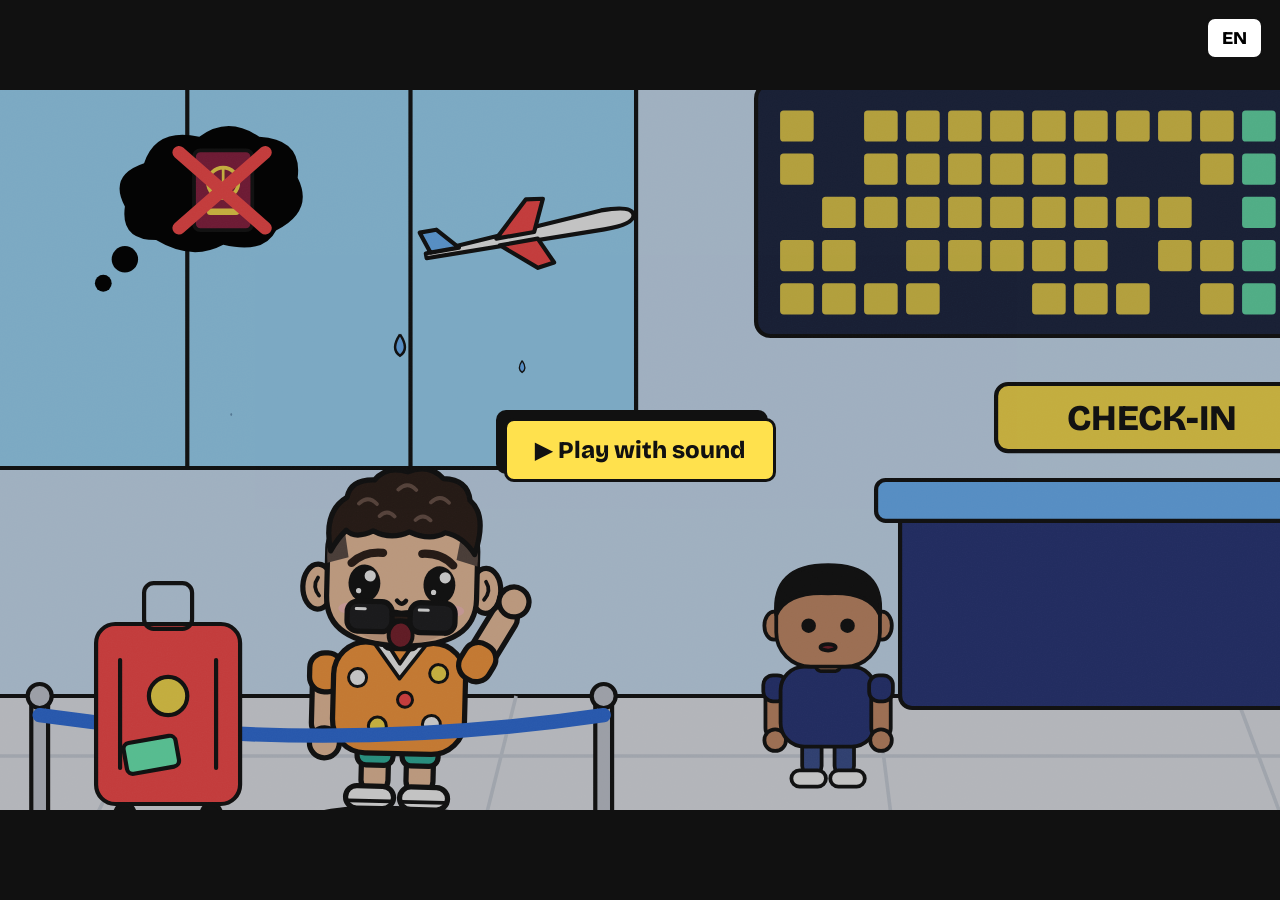
<file: video/alex-story/index.html>
<!doctype html>
<html lang="en">
<head>
<meta charset="utf-8">
<meta name="viewport" content="width=device-width, initial-scale=1">
<title>ChecklistPro: Alex</title>
<link rel="preconnect" href="https://fonts.googleapis.com">
<link rel="preconnect" href="https://fonts.gstatic.com" crossorigin>
<link rel="stylesheet" href="https://fonts.googleapis.com/css2?family=Bricolage+Grotesque:opsz,wdth,wght@12..96,75..100,200..800&family=Space+Grotesk:wght@400..700&display=swap">
<style>
/* "Alex is a quite distracted person": a 35 s cartoon ad for ChecklistPro with the site's co-pilot.
   Every frame is a pure function of time, so render.cjs can step through it and write an MP4. */
:root {
  --red: #ff4a4a; --ink: #111; --white: #fff; --yellow: #ffe14d; --mint: #6df5b9; --pink: #ffc2c2; --blue: #6db7ff; --navy: #27357a;
  --skin: #f2c4a0; --hair: #2b1d17;
  --display: 'Bricolage Grotesque', 'Arial Black', system-ui, sans-serif; --body: 'Space Grotesk', system-ui, Arial, sans-serif;
}
* { box-sizing: border-box; }
html, body { margin: 0; height: 100%; background: #111; overflow: hidden; }
#stage { position: absolute; left: 0; top: 0; width: 1280px; height: 720px; overflow: hidden; background: var(--red); transform-origin: 0 0; font-family: var(--display); }
#world { position: absolute; inset: 0; transform-origin: 640px 360px; }
.layer { position: absolute; left: 0; top: 0; width: 1280px; height: 720px; display: none; overflow: visible; }
.layer.on { display: block; }
.bg { z-index: 1; } .fg { z-index: 8; }
svg { overflow: visible; }
.ink:not([stroke]), .ink *:not([stroke]) { stroke: var(--ink); }
.ink:not([stroke-width]), .ink *:not([stroke-width]) { stroke-width: 3.5; }
.ink, .ink * { stroke-linejoin: round; stroke-linecap: round; }
.grain { position: absolute; inset: 0; pointer-events: none; z-index: 90; opacity: .14; mix-blend-mode: soft-light;
  background-image: url("data:image/svg+xml,%3Csvg xmlns='http://www.w3.org/2000/svg' width='180' height='180'%3E%3Cfilter id='n' x='0' y='0' width='100%25' height='100%25'%3E%3CfeTurbulence type='fractalNoise' baseFrequency='.8' numOctaves='2' stitchTiles='stitch'/%3E%3CfeColorMatrix type='saturate' values='0'/%3E%3C/filter%3E%3Crect width='100%25' height='100%25' filter='url(%23n)'/%3E%3C/svg%3E"); }

/* actors: (x, y) of the transform is where the feet stand */
.actor { position: absolute; left: 0; top: 0; z-index: 5; }
#alex { width: 300px; transform-origin: 150px 352px; }
#robot { width: 260px; transform-origin: 130px 315px; z-index: 6; }
.actor svg { display: block; width: 100%; height: auto; }

/* Alex: the same drawing as the character sheet, now with black eyes */
.alex * { stroke: var(--ink); stroke-width: 3.5; stroke-linejoin: round; stroke-linecap: round; }
.alex .skin { fill: var(--skin); } .alex .shadow { fill: var(--ink); opacity: .2; stroke: none; }
.alex .shoe { fill: #fff; } .alex .sole { fill: none; stroke-width: 2.5; }
.alex .pl, .alex .ps { fill: var(--pants, #3a4f8f); }
.alex .tbody, .alex .sll, .alex .sls, .alex .tank { fill: var(--shirt, #1d1d1f); }
.alex .collar { fill: none; stroke: #555; stroke-width: 3; }
.alex .lg { fill: var(--yellow); stroke-width: 2.5; } .alex .tick { fill: none; stroke-width: 2.6; }
.alex .ear { fill: none; stroke-width: 2.5; } .alex .stub { fill: #c99a7c; opacity: .45; stroke: none; }
.alex .fade { fill: #5b4b44; stroke: none; } .alex .hair { fill: var(--hair); } .alex .curl { fill: none; stroke: #6b5248; stroke-width: 2.5; }
.alex .brow { fill: none; stroke: var(--hair); stroke-width: 5.5; }
.alex .eye { fill: var(--ink); stroke: none; } .alex .glint { fill: #fff; stroke: none; }
.alex .spiral path { fill: none; stroke-width: 2.6; }
.alex .cheek { fill: var(--pink); stroke: none; opacity: .85; }
.alex .nose { fill: none; stroke-width: 3; } .alex .stache { fill: var(--hair); stroke-width: 2.5; }
.alex .mline { fill: none; stroke-width: 3; } .alex .mopen { fill: #7a1f2b; stroke-width: 2.6; }
.alex .helmet path { fill: var(--yellow); } .alex .helmet .rib { fill: none; }
.alex .glasses rect { fill: #1d1d1f; } .alex .glasses .shine { fill: none; stroke: #fff; stroke-width: 2; }
.alex .hw circle { stroke-width: 2; } .alex .hw .lapel { fill: #fff; stroke-width: 2.5; }
.alex .jk .inner { fill: #fff; } .alex .jk .zip { fill: none; stroke-width: 2.5; }
.alex .vest .panel { fill: #ff8a1f; } .alex .vest .band { fill: var(--yellow); stroke-width: 2.5; }
.alex .towel { fill: #fff; } .alex .towel .st { fill: none; stroke: var(--blue); stroke-width: 4; }
.alex .it-tool .h { fill: #ff4a4a; } .alex .it-tool .s { fill: #c9ced8; }
.alex .it-drink .g { fill: #fff8; } .alex .it-drink .j { fill: #ffb347; stroke: none; } .alex .it-drink .u { fill: var(--pink); } .alex .it-drink .st { fill: none; stroke: var(--red); stroke-width: 3; }
.alex .it-phone .c { fill: #1d1d1f; } .alex .it-phone .sc { fill: var(--red); stroke: none; } .alex .it-phone .k { fill: var(--yellow); stroke-width: 1.5; }
/* outfits */
.alex .tskin, .alex .tank, .alex .sll, .alex .sls, .alex .logo, .alex .hw, .alex .jk, .alex .vest, .alex .pl, .alex .ps, .alex .helmet, .alex .glasses, .alex .towel, .alex .it-tool, .alex .it-drink, .alex .it-phone, .alex .spiral, .alex .collar { display: none; }
.alex.o-tee { --shirt: #1d1d1f; } .alex.o-tee .sls, .alex.o-tee .logo, .alex.o-tee .collar { display: inline; }
.alex.o-tank { --shirt: #1d1d1f; } .alex.o-tank .tskin, .alex.o-tank .tank { display: inline; } .alex.o-tank .tbody { display: none; }
.alex.o-jacket { --shirt: #5b8fd6; } .alex.o-jacket .sll, .alex.o-jacket .jk { display: inline; }
.alex.o-hawaii { --shirt: #ff9b3d; } .alex.o-hawaii .sls, .alex.o-hawaii .hw { display: inline; }
.alex.p-jeans { --pants: #3a4f8f; } .alex.p-jeans .pl { display: inline; }
.alex.p-shorts { --pants: #7d8aa3; } .alex.p-shorts .ps { display: inline; }
.alex.p-swim { --pants: #2fb7a0; } .alex.p-swim .ps { display: inline; }
.alex.a-vest .vest, .alex.a-helmet .helmet, .alex.a-glasses .glasses, .alex.a-towel .towel, .alex.h-tool .it-tool, .alex.h-drink .it-drink, .alex.h-phone .it-phone, .alex.e-spiral .spiral { display: inline; }
.alex.e-spiral .eyes { display: none; }

/* the co-pilot, as on the site */
.bot * { stroke: var(--ink); stroke-width: 3.5; stroke-linejoin: round; stroke-linecap: round; }
.b-shadow { fill: var(--ink); opacity: .22; stroke: none !important; }
.b-leg { fill: #d9dce6; } .b-shoe { fill: var(--ink); }
.b-sleeve, .b-jacket, .b-crown { fill: var(--navy); }
.b-cuff { fill: none; stroke: var(--yellow) !important; stroke-width: 3 !important; }
.b-hand, .b-skull, .b-shirt { fill: var(--white); }
.b-tie, .b-face, .b-visor { fill: var(--ink); }
.b-btn, .b-badge { fill: var(--yellow); } .b-wing, .b-badge-w { fill: none; stroke: var(--yellow) !important; stroke-width: 3 !important; }
.b-neck { fill: #d9dce6; } .b-cup { fill: var(--yellow); }
.b-band { fill: none; stroke: var(--yellow) !important; stroke-width: 4 !important; }
.b-eye { fill: var(--mint); stroke: none !important; } .b-glints circle { fill: var(--white); stroke: none !important; }
.b-cheek { fill: var(--pink); stroke: none !important; opacity: .85; }
.b-mouth { fill: var(--mint); stroke: none !important; }
.b-boom { fill: none; } .b-mic { fill: var(--ink); } .b-light { fill: #ff4d6d; } .b-ant { stroke-width: 3 !important; }

/* background people */
.guy * { stroke: var(--ink); stroke-width: 3.5; stroke-linejoin: round; stroke-linecap: round; }

/* overlays */
.ov { position: absolute; z-index: 20; left: 0; top: 0; }
.think { width: 190px; height: 150px; transform-origin: 20% 100%; }
.think .cl { fill: #fff; stroke: var(--ink); stroke-width: 4; }
.badge { position: absolute; left: 0; top: 0; z-index: 7; width: 150px; height: 150px; background: #fff; border: 4px solid var(--ink); border-radius: 26px; box-shadow: -8px -8px 0 var(--ink); display: flex; align-items: center; justify-content: center; }
.badge svg { width: 104px; height: 104px; }
.badge.wide { width: 330px; font: 800 44px/1 var(--display); color: var(--ink); gap: 12px; }
.badge.wide b { background: var(--yellow); border: 3px solid var(--ink); border-radius: 8px; padding: 0 10px 6px; }
#wipe { position: absolute; z-index: 80; left: 0; top: -100px; width: 1700px; height: 920px; transform: skewX(-14deg); background: repeating-linear-gradient(90deg, var(--yellow) 0 120px, var(--ink) 120px 132px, var(--mint) 132px 252px, var(--ink) 252px 264px, var(--white) 264px 384px, var(--ink) 384px 396px); border-left: 8px solid var(--ink); border-right: 8px solid var(--ink); }
#flash { position: absolute; inset: 0; z-index: 85; background: #fff; opacity: 0; }
#fx { position: absolute; left: 0; top: 0; z-index: 30; pointer-events: none; }

/* end card */
.brand { display: flex; align-items: center; gap: 22px; font: 800 112px/1 var(--display); letter-spacing: -.02em; color: var(--ink); }
.brand svg { width: 104px; height: 104px; }
.brand b { background: var(--yellow); border: 4px solid var(--ink); box-shadow: -8px -8px 0 var(--ink); padding: 0 16px 10px; margin-left: 16px; border-radius: 8px; }
.cta { display: inline-flex; align-items: center; min-height: 66px; padding: 0 34px; background: var(--yellow); border: 3px solid var(--ink); border-radius: 10px; box-shadow: -8px -8px 0 var(--ink); font: 800 28px var(--display); color: var(--ink); }

#play { position: fixed; inset: 0; z-index: 100; display: flex; align-items: center; justify-content: center; background: rgba(17, 17, 17, .25); border: 0; cursor: pointer; }
#play span { display: inline-flex; align-items: center; gap: 12px; min-height: 64px; padding: 0 28px; background: var(--yellow); border: 3px solid var(--ink); border-radius: 10px; box-shadow: -8px -8px 0 var(--ink); font: 800 24px 'Bricolage Grotesque', system-ui, sans-serif; color: #111; }
#lang { position: fixed; right: 16px; top: 16px; z-index: 101; font: 800 18px 'Bricolage Grotesque', system-ui; padding: 8px 14px; border: 3px solid #111; border-radius: 10px; background: #fff; cursor: pointer; }
.render #play, .render #lang { display: none; }
</style>
</head>
<body>
<div id="stage">
  <div id="world">
    <!-- 1: a German street -->
    <div class="layer bg" id="s1"><svg viewBox="0 0 1280 720" width="1280" height="720">
      <rect width="1280" height="720" fill="#8fd3ff"/>
      <g id="s1-clouds"></g>
      <g id="s1-far" class="ink"></g>
      <g id="s1-houses" class="ink"></g>
      <rect y="560" width="1280" height="160" fill="#e8dcc6"/><g id="s1-stones" class="ink"></g>
      <rect y="556" width="1280" height="12" fill="#c9b79b" class="ink"/>
    </svg></div>

    <!-- 2: gym locker room -->
    <div class="layer bg" id="s2"><svg viewBox="0 0 1280 720" width="1280" height="720">
      <rect width="1280" height="720" fill="#d6f2ea"/>
      <g stroke="#b3dccf" stroke-width="3"><path id="s2-tiles" d=""/></g>
      <g id="s2-lockers" class="ink"></g>
      <rect y="600" width="1280" height="120" fill="#8aa0b8" class="ink"/>
      <g class="ink"><rect x="40" y="520" width="380" height="26" rx="6" fill="#e3a868"/><rect x="70" y="546" width="16" height="56" fill="#9aa3b5"/><rect x="374" y="546" width="16" height="56" fill="#9aa3b5"/></g>
      <g id="s2-guys"></g>
    </svg></div>
    <div class="layer fg" id="s2f"><svg viewBox="0 0 1280 720" width="1280" height="720">
      <g class="ink"><rect x="300" y="628" width="560" height="28" rx="6" fill="#e3a868"/><rect x="330" y="656" width="18" height="70" fill="#9aa3b5"/><rect x="812" y="656" width="18" height="70" fill="#9aa3b5"/></g>
      <g id="s2-pack" class="ink"></g>
    </svg></div>

    <!-- 3: front door (also the bounce in the montage) -->
    <div class="layer bg" id="s3"><svg viewBox="0 0 1280 720" width="1280" height="720">
      <rect width="1280" height="720" fill="#f3d9b1"/>
      <g stroke="#e2c191" stroke-width="3" fill="none"><path d="M0 250H1280M0 470H1280"/></g>
      <g id="s3-wins" class="ink"></g>
      <g class="ink">
        <path d="M650 600V330Q650 250 800 250Q950 250 950 330V600Z" fill="#e2c191"/>
        <rect x="672" y="300" width="256" height="300" fill="#3b2a24"/>
        <g id="s3-door"><rect x="672" y="300" width="256" height="300" rx="4" fill="#2f7d5b"/><rect x="694" y="322" width="90" height="120" rx="8" fill="#bfe6ff"/><rect x="816" y="322" width="90" height="120" rx="8" fill="#bfe6ff"/><rect x="694" y="466" width="90" height="110" rx="8" fill="#38946c"/><rect x="816" y="466" width="90" height="110" rx="8" fill="#38946c"/><path d="M800 300V600"/><circle cx="782" cy="470" r="7" fill="#ffe14d"/><circle cx="818" cy="470" r="7" fill="#ffe14d"/></g>
        <path d="M672 300Q672 262 800 262Q928 262 928 300Z" fill="#bfe6ff"/>
        <rect x="960" y="380" width="40" height="64" rx="6" fill="#c9ced8"/><circle cx="980" cy="398" r="5" fill="#fff"/><circle cx="980" cy="420" r="5" fill="#fff"/>
        <rect x="740" y="218" width="120" height="30" rx="6" fill="#27357a"/>
        <rect y="600" width="1280" height="120" fill="#c9c2b5"/><rect x="600" y="600" width="400" height="26" fill="#b8b0a2"/><rect x="570" y="626" width="460" height="26" fill="#a9a091"/>
        <path d="M130 600h70l-8 -60h-54z" fill="#e2553f"/><path d="M165 540q-30 -60 0 -110q30 50 0 110" fill="#6fcf8f"/><path d="M165 540q-50 -40 -40 -90M165 540q50 -40 40 -90" fill="none"/>
        <path d="M1110 600h70l-8 -60h-54z" fill="#e2553f"/><circle cx="1145" cy="510" r="40" fill="#6fcf8f"/>
      </g>
      <text x="800" y="240" text-anchor="middle" font-family="Space Grotesk" font-weight="700" font-size="22" fill="#fff">12</text>
    </svg></div>

    <!-- 4: airport check-in -->
    <div class="layer bg" id="s4"><svg viewBox="0 0 1280 720" width="1280" height="720">
      <rect width="1280" height="720" fill="#cfe5fb"/>
      <g class="ink"><rect x="40" y="40" width="560" height="330" rx="14" fill="#9fdcff"/><path d="M226 40V370M412 40V370" fill="none"/></g>
      <g id="s4-plane" class="ink"><path d="M0 30L150 20Q176 20 176 28Q176 36 150 36L0 34Z" fill="#fff"/><path d="M60 28L90 0L104 2L92 28Z" fill="#ff4a4a"/><path d="M62 34L90 58L104 56L94 34Z" fill="#ff4a4a"/><path d="M4 30L-2 12L12 12L28 30Z" fill="#6db7ff"/></g>
      <g class="ink"><rect x="700" y="50" width="520" height="210" rx="12" fill="#1b2440"/></g>
      <g id="s4-board"></g>
      <rect y="560" width="1280" height="160" fill="#e9ecf2" class="ink"/>
      <g stroke="#cfd5e0" stroke-width="3"><path d="M0 610H1280M0 670H1280M200 560L120 720M500 560L460 720M800 560L820 720M1100 560L1160 720"/></g>
      <g class="ink"><rect x="820" y="400" width="420" height="170" rx="10" fill="#27357a"/><rect x="800" y="380" width="460" height="34" rx="8" fill="#6db7ff"/><rect x="900" y="300" width="260" height="56" rx="10" fill="#ffe14d"/></g>
      <text x="1030" y="338" text-anchor="middle" font-family="Bricolage Grotesque" font-weight="800" font-size="30" fill="#111">CHECK-IN</text>
      <g id="s4-guy"></g>
    </svg></div>
    <div class="layer fg" id="s4f"><svg viewBox="0 0 1280 720" width="1280" height="720">
      <g class="ink"><rect x="96" y="560" width="14" height="140" fill="#c9ced8"/><rect x="566" y="560" width="14" height="140" fill="#c9ced8"/><ellipse cx="103" cy="702" rx="26" ry="8" fill="#9aa3b5"/><ellipse cx="573" cy="702" rx="26" ry="8" fill="#9aa3b5"/><circle cx="103" cy="560" r="10" fill="#c9ced8"/><circle cx="573" cy="560" r="10" fill="#c9ced8"/><path d="M103 576Q340 610 573 576" fill="none" stroke="#2f6fe0" stroke-width="12"/></g>
      <g id="s4-case" class="ink"><rect x="0" y="0" width="120" height="150" rx="16" fill="#ff4a4a"/><rect x="40" y="-34" width="40" height="38" rx="8" fill="none"/><path d="M20 30V120M100 30V120" fill="none"/><circle cx="60" cy="60" r="16" fill="#ffe14d"/><rect x="24" y="96" width="44" height="26" rx="5" fill="#6df5b9" transform="rotate(-10 46 109)"/><circle cx="24" cy="158" r="8" fill="#111"/><circle cx="96" cy="158" r="8" fill="#111"/></g>
    </svg></div>

    <!-- 5: construction site with an old bomb -->
    <div class="layer bg" id="s5"><svg viewBox="0 0 1280 720" width="1280" height="720">
      <rect width="1280" height="720" fill="#bfe6ff"/>
      <g class="ink" fill="none"><path d="M1010 470V80H1040V470M1010 80H700V108H1040M1010 110L1040 140M1040 140L1010 170M1010 170L1040 200M1040 200L1010 230M1010 230L1040 260M1040 260L1010 290M1010 290L1040 320M1040 320L1010 350M1010 350L1040 380M1040 380L1010 410M1010 410L1040 440" stroke="#d9a400"/><path d="M760 108V230" stroke="#111" stroke-width="3"/><rect x="740" y="230" width="40" height="30" fill="#c9ced8"/></g>
      <g class="ink"><rect x="60" y="380" width="260" height="120" fill="#c9ced8"/><circle cx="110" cy="440" r="40" fill="#9aa3b5"/><circle cx="200" cy="440" r="40" fill="#9aa3b5"/><circle cx="110" cy="440" r="22" fill="#6b7280"/><circle cx="200" cy="440" r="22" fill="#6b7280"/></g>
      <rect y="470" width="1280" height="250" fill="#c99a62" class="ink"/>
      <path d="M380 560Q640 470 980 560Q1000 640 640 650Q340 640 380 560Z" fill="#8a6440" class="ink"/>
      <g class="ink"><rect x="40" y="520" width="230" height="44" fill="#fff"/><path d="M60 520l20 44M110 520l20 44M160 520l20 44M210 520l20 44" stroke="#ff4a4a" stroke-width="16"/><rect x="40" y="520" width="230" height="44" fill="none"/><rect x="60" y="564" width="12" height="60" fill="#9aa3b5"/><rect x="238" y="564" width="12" height="60" fill="#9aa3b5"/></g>
      <g class="ink"><path d="M1140 600l40 -110l40 110z" fill="#ff8a1f"/><path d="M1152 566h56M1164 534h32" stroke="#fff" stroke-width="10"/></g>
    </svg></div>
    <div class="layer fg" id="s5f"><svg viewBox="0 0 1280 720" width="1280" height="720">
      <g id="s5-bomb" class="ink">
        <rect x="770" y="534" width="58" height="108" rx="6" fill="#5e5a3c"/><path d="M770 560h58M770 616h58M799 534v108" fill="none"/>
        <path d="M466 588Q470 536 545 534L725 536Q760 540 792 566L792 610Q760 636 725 640L545 642Q470 640 466 588Z" fill="#7d7650"/>
        <path d="M565 536v104M700 537v102M716 537v102" fill="none"/>
        <ellipse cx="610" cy="566" rx="24" ry="9" fill="#b5643c" stroke="none"/><ellipse cx="660" cy="618" rx="30" ry="9" fill="#b5643c" stroke="none"/><ellipse cx="520" cy="610" rx="14" ry="7" fill="#b5643c" stroke="none"/><ellipse cx="750" cy="590" rx="10" ry="12" fill="#b5643c" stroke="none"/>
        <path d="M500 556Q520 548 540 550" stroke="#fff" stroke-width="6" fill="none" opacity=".5"/>
        <path d="M474 570q-14 -24 8 -34" fill="none"/>
        <circle id="s5-light" cx="484" cy="534" r="9" fill="#ff4d6d"/>
      </g>
    </svg></div>

    <!-- 6: falling, then the bedroom -->
    <div class="layer bg" id="s6"><svg viewBox="0 0 1280 720" width="1280" height="720">
      <defs><linearGradient id="sky6" x1="0" y1="0" x2="0" y2="1"><stop offset="0" stop-color="#6db7ff"/><stop offset="1" stop-color="#cfeaff"/></linearGradient></defs>
      <rect width="1280" height="720" fill="url(#sky6)"/>
      <g id="s6-clouds"></g>
      <g id="s6-lines" stroke="#fff" stroke-width="6" stroke-linecap="round"></g>
    </svg></div>
    <div class="layer bg" id="s6b"><svg viewBox="0 0 1280 720" width="1280" height="720">
      <rect width="1280" height="720" fill="#d9c8ff"/>
      <g class="ink"><rect x="120" y="90" width="260" height="220" rx="10" fill="#bfe6ff"/><path d="M250 90V310M120 200H380" fill="none"/><path d="M100 80h300v24H100z" fill="#ffc2c2"/>
        <rect x="900" y="110" width="200" height="140" rx="6" fill="#fff"/><path d="M930 200L1000 150L1040 180L1070 140" fill="none" stroke="#ff4a4a"/><circle cx="1050" cy="150" r="14" fill="#ffe14d"/>
        <rect y="600" width="1280" height="120" fill="#b98f6a"/>
        <rect x="1080" y="420" width="120" height="180" rx="8" fill="#e3a868"/><rect x="1100" y="380" width="80" height="40" rx="6" fill="#fff"/><path d="M1140 380v-50" fill="none"/><path d="M1110 330h60l-14 -40h-32z" fill="#ffe14d"/></g>
    </svg></div>
    <div class="layer fg" id="s6f"><svg viewBox="0 0 1280 720" width="1280" height="720">
      <g id="s6-bed" class="ink"><rect x="300" y="520" width="680" height="110" rx="14" fill="#fff"/><path d="M300 540 Q640 500 980 540 V630 H300Z" fill="#6df5b9"/><circle cx="420" cy="590" r="10" fill="#fff"/><circle cx="560" cy="575" r="10" fill="#fff"/><circle cx="720" cy="590" r="10" fill="#fff"/><circle cx="880" cy="575" r="10" fill="#fff"/><rect x="270" y="420" width="40" height="260" rx="10" fill="#e3a868"/><rect x="970" y="480" width="40" height="200" rx="10" fill="#e3a868"/></g>
    </svg></div>
    <div class="layer bg" id="s6p"><svg viewBox="0 0 1280 720" width="1280" height="720"><g class="ink"><rect x="290" y="440" width="150" height="70" rx="30" fill="#fff"/></g></svg></div>

    <!-- 7: the co-pilot returns -->
    <div class="layer bg" id="s7"><svg viewBox="0 0 1280 720" width="1280" height="720">
      <rect width="1280" height="720" fill="#ff4a4a"/>
      <g id="s7-rays" opacity=".14"></g>
    </svg></div>
    <div class="layer fg" id="s7f">
      <div class="badge wide" id="b1"><svg viewBox="0 0 32 32" style="width:64px;height:64px" class="ink"><rect x="2.5" y="2.5" width="27" height="27" rx="6" fill="#ffe14d" style="stroke-width:3"/><path d="M9 17l5.2 5.2L23.5 10.5" fill="none" style="stroke-width:4"/></svg><span>Checklist<b>Pro</b></span></div>
      <div class="badge" id="b2"><svg viewBox="0 0 100 100" class="ink"><path d="M24 34q0-16 26-16t26 16v44q0 8-8 8H32q-8 0-8-8z" fill="#6df5b9"/><path d="M38 18q0-10 12-10t12 10" fill="none"/><rect x="34" y="50" width="32" height="22" rx="5" fill="#fff"/><path d="M58 64l8 8 16-18" fill="none" stroke="#111" style="stroke-width:7"/><path d="M58 64l8 8 16-18" fill="none" stroke="#6df5b9" style="stroke-width:3"/></svg></div>
      <div class="badge" id="b3"><svg viewBox="0 0 100 100" class="ink"><path d="M46 8L18 56h24l-6 36 34-52H46z" fill="#ffe14d"/><text x="62" y="92" font-family="Bricolage Grotesque" font-weight="800" font-size="34" fill="#111" stroke="none">3×</text></svg></div>
      <div class="badge" id="b4"><svg viewBox="0 0 100 100" class="ink"><rect x="14" y="22" width="72" height="66" rx="10" fill="#fff"/><path d="M14 40h72" fill="none"/><rect x="14" y="22" width="72" height="18" rx="8" fill="#ff4a4a"/><path d="M32 14v16M68 14v16" fill="none"/><path d="M34 64l10 10 22-22" fill="none" style="stroke-width:6"/></svg></div>
    </div>

    <!-- 8b: gym -->
    <div class="layer bg" id="s8b"><svg viewBox="0 0 1280 720" width="1280" height="720">
      <rect width="1280" height="720" fill="#ffe14d"/>
      <g class="ink"><rect x="80" y="80" width="420" height="380" rx="10" fill="#cfeaff"/><path d="M140 120l80 -30M180 200l120 -50" stroke="#fff" stroke-width="10" fill="none"/>
        <rect x="860" y="140" width="24" height="440" fill="#9aa3b5"/><rect x="1120" y="140" width="24" height="440" fill="#9aa3b5"/><rect x="850" y="300" width="300" height="16" fill="#6b7280"/>
        <rect x="900" y="520" width="200" height="16" fill="#6b7280"/><circle cx="930" cy="500" r="18" fill="#111"/><circle cx="980" cy="500" r="18" fill="#111"/><circle cx="1030" cy="500" r="18" fill="#111"/><circle cx="1080" cy="500" r="18" fill="#111"/></g>
      <rect y="590" width="1280" height="130" fill="#2b2d42" class="ink"/>
    </svg></div>
    <div class="layer" id="s8bf" style="z-index:3"><svg viewBox="0 0 1280 720" width="1280" height="720"><g id="bar" class="ink">
      <rect x="-300" y="-8" width="600" height="16" rx="8" fill="#c9ced8"/>
      <rect x="-290" y="-80" width="40" height="160" rx="10" fill="#ff4a4a"/><rect x="-250" y="-66" width="34" height="132" rx="10" fill="#111"/><rect x="-214" y="-50" width="24" height="100" rx="8" fill="#6db7ff"/>
      <rect x="250" y="-80" width="40" height="160" rx="10" fill="#ff4a4a"/><rect x="216" y="-66" width="34" height="132" rx="10" fill="#111"/><rect x="190" y="-50" width="24" height="100" rx="8" fill="#6db7ff"/>
    </g></svg></div>

    <!-- 8c: beach -->
    <div class="layer bg" id="s8c"><svg viewBox="0 0 1280 720" width="1280" height="720">
      <rect width="1280" height="720" fill="#9fdcff"/>
      <circle cx="1080" cy="130" r="70" fill="#ffe14d" class="ink"/>
      <rect y="360" width="1280" height="160" fill="#2fb7c8" class="ink"/>
      <path id="s8c-wave" d="" fill="#fff" class="ink"/>
      <rect y="500" width="1280" height="220" fill="#ffe0a3" class="ink"/>
      <g class="ink"><path d="M180 520Q160 340 220 200" fill="none" stroke="#8a5a2b" stroke-width="22"/><path d="M180 520Q160 340 220 200" fill="none" stroke="#c98a4b" stroke-width="14"/>
        <path d="M220 200q-90 -20 -150 40q80 -20 150 -40zM220 200q90 -30 160 20q-90 -10 -160 -20zM220 200q-30 -70 -110 -90q60 40 110 90zM220 200q40 -70 120 -80q-70 30 -120 80z" fill="#3fcf6f"/></g>
      <g class="ink"><path d="M600 486L612 464L760 548L742 588Z" fill="#e8741a"/><path d="M700 560L1000 560L1016 600L690 600Z" fill="#ff8a1f"/><path d="M720 600v60M990 600v60M610 486l-14 174" fill="none"/></g>
    </svg></div>

    <!-- 9: the phone close-up -->
    <div class="layer bg" id="s9"><svg viewBox="0 0 1280 720" width="1280" height="720">
      <rect width="1280" height="720" fill="#ff4a4a"/>
      <g id="s9-rays" opacity=".14"></g>
      <g class="ink" id="s9-phone">
        <rect x="380" y="20" width="520" height="900" rx="70" fill="#111"/>
        <rect x="402" y="42" width="476" height="856" rx="52" fill="#ff4a4a" style="stroke:none"/>
        <rect x="580" y="58" width="120" height="30" rx="15" fill="#111"/>
        <g transform="translate(430 112)"><rect x="0" y="0" width="34" height="34" rx="7" fill="#ffe14d" style="stroke-width:3"/><path d="M8 18l6 6L26 11" fill="none" style="stroke-width:4"/></g>
        <text x="476" y="140" font-family="Bricolage Grotesque" font-weight="800" font-size="30" fill="#111" stroke="none">Checklist</text>
        <rect x="610" y="112" width="62" height="38" rx="5" fill="#ffe14d" style="stroke-width:3"/><text x="616" y="141" font-family="Bricolage Grotesque" font-weight="800" font-size="30" fill="#111" stroke="none">Pro</text>
        <rect x="430" y="176" width="350" height="22" rx="4" fill="#fff"/><rect id="s9-bar" x="430" y="176" width="0" height="22" rx="4" fill="#6df5b9"/><text id="s9-count" x="796" y="196" font-family="Space Grotesk" font-weight="700" font-size="22" fill="#111" stroke="none">0 / 3</text>
      </g>
      <g id="s9-items"></g>
    </svg></div>

    <!-- end card -->
    <div class="layer bg" id="sE"><svg viewBox="0 0 1280 720" width="1280" height="720"><rect width="1280" height="720" fill="#ff4a4a"/><g id="sE-rays" opacity=".14"></g></svg>
      <div style="position:absolute;left:0;top:0;width:1280px;height:720px;display:flex;flex-direction:column;align-items:center;justify-content:center;gap:34px;padding-bottom:40px">
        <div class="brand" id="eBrand"><svg viewBox="0 0 32 32" class="ink"><rect x="2.5" y="2.5" width="27" height="27" rx="6" fill="#ffe14d" style="stroke-width:3"/><path d="M9 17l5.2 5.2L23.5 10.5" fill="none" style="stroke-width:4.2"/></svg><span>Checklist<b>Pro</b></span></div>
        <div class="cta" id="eCta">Open the app</div>
      </div>
    </div>

    <div class="actor" id="alex"></div>
    <div class="actor" id="robot"></div>
    <div class="actor" id="alex2" style="width:300px;transform-origin:150px 352px;z-index:4"></div>
    <svg class="ov" id="butterfly" width="80" height="70" viewBox="-40 -35 80 70" style="z-index:9"><g class="ink"><g id="bfl"><path d="M0 0C-10 -30 -38 -34 -34 -10C-32 4 -12 4 0 0Z" fill="#ff7ab6"/><path d="M0 0C-8 14 -26 26 -26 12C-26 4 -12 2 0 0Z" fill="#ffe14d"/></g><g id="bfr"><path d="M0 0C10 -30 38 -34 34 -10C32 4 12 4 0 0Z" fill="#ff7ab6"/><path d="M0 0C8 14 26 26 26 12C26 4 12 2 0 0Z" fill="#ffe14d"/></g><path d="M0 -10V14" style="stroke-width:5"/><path d="M0 -10q-6 -12 -12 -14M0 -10q6 -12 12 -14" fill="none" style="stroke-width:2"/></g></svg>
    <svg class="ov" id="think" viewBox="0 0 190 150" width="190" height="150"><g><circle class="cl" cx="16" cy="140" r="7"/><circle class="cl" cx="34" cy="120" r="11"/><path class="cl" d="M60 104Q30 104 34 76Q20 50 50 40Q60 10 96 18Q120 0 146 18Q182 20 178 52Q192 80 160 96Q150 116 116 108Q90 122 60 104Z"/></g><g id="think-ic" transform="translate(70 22) scale(.9)"></g><g id="think-x" transform="translate(70 22) scale(.9)"><path d="M10 10L90 80M90 10L10 80" stroke="#ff4a4a" stroke-width="12" stroke-linecap="round"/></g><g id="think-q"><text x="150" y="70" font-family="Bricolage Grotesque" font-weight="800" font-size="44" fill="#111">?</text></g></svg>
    <svg class="ov" id="boom" viewBox="-300 -300 600 600" width="600" height="600" style="z-index:12"></svg>
    <svg class="ov" id="hand" viewBox="0 0 32 32" width="190" height="190" style="z-index:12"><path d="M11.5 4.5a2.4 2.4 0 0 1 4.8 0v9.3l.6-2.2a2.3 2.3 0 0 1 4.4 1.1l-.2 1.6a2.3 2.3 0 0 1 4.4.9l-.2 1.3a2.3 2.3 0 0 1 4.3 1.1l-.6 5.6c-.6 4.6-4 7.3-8.3 7.3h-2.8c-3 0-5-1.3-6.9-3.9L5 20.7a2.3 2.3 0 0 1 3.5-3l3 3.4z" fill="#f2c4a0" stroke="#111" stroke-width="1.2" stroke-linejoin="round"/></svg>
    <div class="ov" id="helm" style="width:120px;height:80px;z-index:9"><svg viewBox="40 10 130 70" width="120" height="70" class="ink"><path d="M46 62Q46 14 100 14Q154 14 154 62Z" fill="#ffe14d"/><path d="M38 60H162V70H38Z" fill="#ffe14d"/><path d="M100 16V60" fill="none"/></svg></div>
  </div>
  <canvas id="fx" width="1280" height="720"></canvas>
  <div id="wipe"></div>
  <div id="flash"></div>
  <div class="grain"></div>
</div>
<button id="play" type="button"><span>▶ Play with sound</span></button>
<button id="lang" type="button">EN</button>
<audio id="vo-en" src="mix-en.m4a" preload="auto"></audio>
<audio id="vo-de" src="mix-de.m4a" preload="auto"></audio>
<script src="look3d.js"></script>
<script src="data.js"></script>
<script src="story.js"></script>
</body>
</html>
</file>
<file: css/site.css>
/* ChecklistPro site: the app's Modern design (Bold red), turned up. */
:root {
  --red: #ff4a4a; --red-d: #e23a3a; --ink: #111; --white: #fff; --yellow: #ffe14d; --mint: #6df5b9; --pink: #ffc2c2; --orange: #ffb347; --blue: #6db7ff;
  --leaf: #7be8a4; /* reserved for sections (the saved lists), no longer a colour set */
  --b: 3px; --sh: -6px -6px 0 0 var(--ink); --r: 10px;
  --display: 'Bricolage Grotesque', 'Arial Black', 'Helvetica Neue', system-ui, sans-serif;
  --body: 'Space Grotesk', system-ui, 'Helvetica Neue', Arial, sans-serif;
  --pad: clamp(16px, 4vw, 56px);
}
* { box-sizing: border-box; }
/* App-like feel: page text isn't selectable. Form fields (and anything marked .selectable) stay selectable so typing/copy still works. */
body { -webkit-user-select: none; user-select: none; -webkit-touch-callout: none; }
input, textarea, [contenteditable], .selectable, .selectable * { -webkit-user-select: text; user-select: text; -webkit-touch-callout: default; }
html { scroll-behavior: smooth; scroll-padding-top: 84px; }
body { margin: 0; background: var(--red); color: var(--ink); font: 500 18px/1.5 var(--body); overflow-x: hidden; -webkit-font-smoothing: antialiased; }
body.lock { overflow: hidden; }
/* no sideways drag on phones: body’s overflow-x reaches the viewport, but mobile browsers still let you pan
   to content past the edge (tilted cards, shadows). Clip it at the page sides; clip keeps sticky working. */
main, .foot { overflow-x: clip; }
.sr-only { position: absolute; width: 1px; height: 1px; overflow: hidden; clip: rect(0 0 0 0); white-space: nowrap; }
.skip { position: absolute; left: 8px; top: -60px; z-index: 100; background: var(--white); padding: 8px 14px; border: var(--b) solid var(--ink); font-weight: 700; }
.skip:focus { top: 8px; }
a { color: inherit; }
button { font: inherit; color: inherit; cursor: pointer; }
:focus-visible { outline: 4px solid var(--ink); outline-offset: 3px; }
.grain { position: fixed; inset: 0; pointer-events: none; z-index: 60; opacity: .16; mix-blend-mode: soft-light;
  background-image: url("data:image/svg+xml,%3Csvg xmlns='http://www.w3.org/2000/svg' width='180' height='180'%3E%3Cfilter id='n' x='0' y='0' width='100%25' height='100%25'%3E%3CfeTurbulence type='fractalNoise' baseFrequency='.8' numOctaves='2' stitchTiles='stitch'/%3E%3CfeColorMatrix type='saturate' values='0'/%3E%3C/filter%3E%3Crect width='100%25' height='100%25' filter='url(%23n)'/%3E%3C/svg%3E"); }

/* buttons */
.btn { display: inline-flex; align-items: center; gap: 8px; min-height: 48px; padding: 0 20px; font: 800 17px var(--display); text-decoration: none; background: var(--white); color: var(--ink); border: var(--b) solid var(--ink); border-radius: var(--r); box-shadow: var(--sh); transition: transform .12s, box-shadow .12s; white-space: nowrap; }
.btn svg { width: 20px; height: 20px; fill: none; stroke: currentColor; stroke-width: 2.4; stroke-linecap: round; stroke-linejoin: round; }
.btn.yellow { background: var(--yellow); } .btn.white { background: var(--white); } .btn.mint { background: var(--mint); }
.btn.big { min-height: 60px; padding: 0 28px; font-size: 21px; box-shadow: -8px -8px 0 0 var(--ink); }
.btn:hover { transform: translate(-2px, -2px) rotate(-.6deg); box-shadow: -8px -8px 0 0 var(--ink); }
.btn:active { transform: translate(-6px, -6px); box-shadow: 0 0 0 0 var(--ink); }

/* nav */
.nav { position: fixed; top: 0; left: 0; right: 0; z-index: 50; display: flex; align-items: center; justify-content: space-between; gap: 12px; padding: 12px var(--pad); background: color-mix(in srgb, var(--red) 88%, transparent); backdrop-filter: blur(8px); border-bottom: var(--b) solid var(--ink); }
.brand { display: inline-flex; align-items: center; gap: 10px; text-decoration: none; background: var(--white); border: var(--b) solid var(--ink); border-radius: var(--r); padding: 4px 14px 4px 8px; box-shadow: -4px -4px 0 var(--ink); font: 800 22px var(--display); letter-spacing: -.02em; }
.brand svg { width: 30px; height: 30px; fill: var(--yellow); stroke: var(--ink); stroke-width: 2.2; }
.brand svg path { fill: none; stroke-width: 3.2; stroke-linecap: round; stroke-linejoin: round; }
.brand b { background: var(--yellow); padding: 0 5px; margin-left: 2px; }
.nav-links { display: flex; gap: 6px; }
.nav-links a { font: 700 16px var(--display); text-decoration: none; padding: 8px 12px; border-radius: 8px; }
.nav-links a:hover { background: var(--ink); color: var(--white); }
.nav-cta { display: flex; gap: 12px; }
.nav-cta .btn { min-height: 44px; }

/* layout */
.wrap { max-width: 1200px; margin: 0 auto; padding: 0 var(--pad); }
.section { padding: clamp(72px, 12vw, 160px) 0; position: relative; }
.section.dark { background: var(--ink); color: var(--white); }
.section.dark .hl { color: var(--ink); }
.section.red2 { background: var(--red-d); border-top: var(--b) solid var(--ink); border-bottom: var(--b) solid var(--ink); }
.mega { font: 800 clamp(48px, 10vw, 150px)/.88 var(--display); font-stretch: 75%; text-transform: uppercase; letter-spacing: -.02em; margin: 0 0 clamp(24px, 4vw, 56px); }
.mega span { display: inline-block; }
.mega .ink { color: var(--white); -webkit-text-stroke: 0; text-shadow: -4px -4px 0 var(--ink); }
.hl { background: var(--yellow); color: var(--ink); padding: 0 .12em; box-decoration-break: clone; -webkit-box-decoration-break: clone; border: var(--b) solid var(--ink); box-shadow: -5px -5px 0 var(--ink); }
.lead { font-size: clamp(19px, 2.2vw, 28px); max-width: 28ch; line-height: 1.25; font-weight: 600; margin: 0 0 40px; }
.center { text-align: center; display: flex; gap: 20px; justify-content: center; flex-wrap: wrap; margin-top: 56px; }

/* reveal on scroll */
.reveal { opacity: 0; transform: translateY(40px) scale(.98); transition: opacity .7s cubic-bezier(.2, .8, .2, 1), transform .7s cubic-bezier(.2, .8, .2, 1); }
.reveal.in { opacity: 1; transform: none; }

/* hero */
.hero { position: relative; min-height: 100svh; padding: 110px 0 90px; display: flex; align-items: center; overflow: hidden; }
.hero-in { position: relative; z-index: 3; width: 100%; max-width: 1400px; margin: 0 auto; padding: 0 var(--pad); }
.eyebrow { font: 700 16px var(--display); margin: 0 0 28px; letter-spacing: .02em; }
.eyebrow span { background: var(--ink); color: var(--white); padding: 3px 10px; border-radius: 6px; margin-right: 6px; }
.lines { font: 800 clamp(36px, 5.5vw, 104px)/.95 var(--display); font-stretch: 75%; text-transform: uppercase; letter-spacing: -.025em; }
.line { display: block; margin-bottom: .12em; opacity: 0; transform: translateY(70px) scale(.94) rotate(-1.5deg); transform-origin: 0 100%; }
.line.show { opacity: 1; transform: none; transition: opacity .233s, transform .367s cubic-bezier(.2, 1.4, .4, 1); }
.line .w { display: inline-block; }
.chip { position: relative; display: inline-block; background: var(--white); border: var(--b) solid var(--ink); border-radius: 14px; box-shadow: var(--sh); padding: 0 .22em; margin: 0 .04em; }
.chip .t { position: relative; z-index: 1; }
.strike { position: absolute; left: -4%; top: 52%; height: .14em; width: 0; background: var(--ink); border-radius: 4px; transform: rotate(-3deg); transform-origin: 0 50%; z-index: 2; }
.line.struck .strike { width: 108%; transition: width .3s cubic-bezier(.7, 0, .2, 1); }
.line.struck .t { opacity: .55; transition: opacity .267s .133s; }
.line.struck .chip { background: var(--pink); transition: background .2s .133s; }
.line.l3 { margin-top: .1em; } .line.l1, .line.l2 { white-space: nowrap; font-size: .78em; }
.lines .big { display: block; margin-top: .06em; font-size: 1.28em; line-height: 1.02; }
.lines .big .hl { display: inline-block; margin-bottom: .1em; transform: rotate(-1.2deg); }
.lines .big .hl2 { transform: rotate(1.4deg); background: var(--mint); }
.sub { font: 600 clamp(20px, 2.4vw, 32px)/1.25 var(--body); max-width: 26em; margin: 28px 0 22px; }
.cta-row { display: flex; flex-wrap: wrap; gap: 20px; align-items: center; }
.replay { display: inline-flex; align-items: center; gap: 6px; background: none; border: 0; font: 700 16px var(--display); text-decoration: underline; text-underline-offset: 4px; min-height: 48px; padding: 0 8px; }
.replay svg { width: 20px; height: 20px; fill: none; stroke: currentColor; stroke-width: 2.4; stroke-linecap: round; }
.hero-phone { position: absolute; right: max(9.5vw, 130px); top: 50%; z-index: 2; transform: translateY(-46%) rotate(6deg); display: flex; flex-direction: column; align-items: center; gap: 22px; }
.hero-phone .screen { background: #111; touch-action: pan-y; cursor: grab; } .hero-phone .screen.drag { cursor: grabbing; }
.swipe { display: flex; width: 100%; height: 100%; transition: transform .7s cubic-bezier(.6, 0, .15, 1); will-change: transform; }
.swipe.drag { transition: none; }
.hero-phone .swipe img { position: static; flex: 0 0 100%; width: 100%; height: 100%; opacity: 1; transform: none; object-fit: cover; user-select: none; -webkit-user-drag: none; }
.swipe-meta { display: flex; align-items: center; gap: 12px; transform: rotate(-6deg); }
.swipe-name { font: 800 16px var(--display); background: var(--yellow); color: var(--ink); border: 3px solid var(--ink); border-radius: 10px; padding: 3px 12px; box-shadow: -3px -3px 0 var(--ink); }
.swipe-dots { display: inline-flex; gap: 6px; } .swipe-dots i { width: 9px; height: 9px; border-radius: 50%; background: var(--ink); opacity: .3; transition: opacity .3s, transform .3s; } .swipe-dots i.on { opacity: 1; transform: scale(1.35); }
/* parked on the left edge, then gravity */
.line.l3.squash { animation: squash .5s cubic-bezier(.2, .7, .3, 1); }
@keyframes squash { 0% { transform: none; } 16% { transform: scale(1.06, .78); } 40% { transform: scale(.97, 1.07); } 64% { transform: scale(1.015, .97); } 100% { transform: none; } }
.hero-in { transition: padding .6s cubic-bezier(.3, 1.3, .5, 1); }
@media (min-width: 900px) { .hero.parked .hero-in { padding-left: max(var(--pad), calc(150px - max(0px, (100vw - 1400px) / 2))); } }
.parking { position: absolute; inset: 0; z-index: 4; pointer-events: none; }
.falling { position: fixed; inset: 0; z-index: 45; pointer-events: none; overflow: hidden; }
.parking .line, .falling .line { letter-spacing: 0; }
.line-ph { transition: height .467s cubic-bezier(.6, 0, .2, 1), margin .467s; }
.line.parked { z-index: 4; }
.line.parked .chip { box-shadow: -3px -3px 0 var(--ink); border-width: 3px; border-radius: 8px; }
.line.dropping { transition: none; }
.line.dropped { visibility: hidden; }
/* the first two lines fall off to the left and the rest moves up */
.line.fell { transform: translate(-70vw, 120px) rotate(-24deg); opacity: 0; transition: transform .6s cubic-bezier(.5, 0, 1, .6), opacity .333s .3s; }
.line.gone { height: 0 !important; margin: 0 !important; overflow: hidden; visibility: hidden; transition: height .4s cubic-bezier(.6, 0, .2, 1), margin .4s; }
@media (min-width: 1001px) { .hero-in { padding-right: clamp(340px, 28vw, 450px); } }
@media (max-width: 1000px) { .hero-phone { display: none; } }

/* stickers */
.stickers { position: absolute; inset: 0; pointer-events: none; z-index: 1; }
.stk { position: absolute; width: 70px; height: 70px; fill: var(--yellow); stroke: var(--ink); stroke-width: 2.6; stroke-linejoin: round; stroke-linecap: round; animation: floaty 6s ease-in-out infinite alternate; will-change: transform; }
.stk .line { fill: none; stroke-width: 4.5; } .stk .o { fill: none; stroke-width: 13; } .stk .i { fill: none; stroke: var(--mint); stroke-width: 6.5; }
.k1 { top: 14%; left: 3%; width: 96px; height: 96px; } .k2 { top: 22%; right: 30%; width: 104px; height: 104px; animation-delay: -2s; }
.k3 { top: 13%; right: 38%; width: 54px; height: 54px; fill: var(--white); animation-delay: -3s; } .k4 { top: 12%; right: 12%; fill: var(--white); animation-delay: -4s; }
.k5 { bottom: 9%; left: 6%; width: 110px; height: 110px; animation-delay: -1s; } .k6 { top: 9%; right: 25%; fill: var(--pink); width: 90px; height: 90px; animation-delay: -5s; }
@keyframes floaty { from { translate: 0 0; rotate: -4deg; } to { translate: 0 -16px; rotate: 8deg; } }
.confetti { position: absolute; inset: 0; pointer-events: none; z-index: 4; overflow: hidden; }
.confetti i { position: absolute; top: -20px; width: 14px; height: 20px; border: 2.5px solid var(--ink); animation: fall 2.4s cubic-bezier(.3, .1, .6, 1) forwards; }
@keyframes fall { from { transform: translateY(0) rotate(0); opacity: 1; } 85% { opacity: 1; } to { transform: translateY(110vh) rotate(620deg); opacity: 0; } }


/* video window */
.win { max-width: 1560px; margin: 0 auto; background: var(--white); border: var(--b) solid var(--ink); border-radius: 16px; box-shadow: -12px -12px 0 var(--ink); overflow: hidden; }
.win-bar { display: flex; align-items: center; gap: 12px; background: var(--yellow); border-bottom: var(--b) solid var(--ink); padding: 10px 16px; font: 700 15px var(--display); }
.dots { display: flex; gap: 6px; } .dots i { width: 14px; height: 14px; border-radius: 50%; border: 2.5px solid var(--ink); background: var(--white); }
.win-title { flex: 1; } .win-btns { letter-spacing: .2em; }
.video-box { position: relative; aspect-ratio: 16 / 9; background: var(--ink) url(../img/poster.webp) center / cover; }
.video-box video { width: 100%; height: 100%; display: block; object-fit: cover; background: #000; }
.video-missing { position: absolute; inset: 0; display: none; flex-direction: column; align-items: center; justify-content: center; gap: 12px; text-align: center; padding: 20px; background: var(--red) url(../img/poster.webp) center / cover; color: var(--ink); }
.video-box.missing .video-missing { display: flex; }
.video-box.missing video { visibility: hidden; }
.video-missing p { margin: 0; background: var(--white); border: var(--b) solid var(--ink); padding: 10px 16px; border-radius: 10px; box-shadow: var(--sh); font-size: 16px; }
.video-missing code { background: var(--yellow); padding: 1px 6px; border-radius: 4px; }
.play { width: clamp(72px, 12vw, 120px); aspect-ratio: 1; background: var(--yellow); border: var(--b) solid var(--ink); border-radius: 50%; display: grid; place-items: center; box-shadow: var(--sh); animation: pulse 1.8s ease-in-out infinite; }
.play svg { width: 48%; fill: var(--ink); margin-left: 8%; }
@keyframes pulse { 50% { transform: scale(1.08); } }
.cap { text-align: center; margin-top: 32px; font-weight: 700; }

/* iPhone */
.phone { --pw: 300px; position: relative; width: var(--pw); aspect-ratio: 390 / 844; padding: calc(var(--pw) * .036); background: #0b0b0d; border-radius: calc(var(--pw) * .17); box-shadow: 0 0 0 2px #3a3a3f, 0 0 0 calc(var(--pw) * .012 + 2px) #0b0b0d, 0 28px 50px -10px rgba(0, 0, 0, .45); transform-style: preserve-3d; transition: transform .2s ease-out; }
.phone::before { content: ''; position: absolute; left: calc(var(--pw) * -.014); top: 22%; width: calc(var(--pw) * .014); height: 9%; background: #2b2b30; border-radius: 3px 0 0 3px; box-shadow: 0 calc(var(--pw) * .2) 0 #2b2b30; }
.phone::after { content: ''; position: absolute; right: calc(var(--pw) * -.014); top: 28%; width: calc(var(--pw) * .014); height: 13%; background: #2b2b30; border-radius: 0 3px 3px 0; }
.phone .screen { position: relative; width: 100%; height: 100%; border-radius: calc(var(--pw) * .135); overflow: hidden; background: var(--red); }
.phone .screen::before { content: ''; position: absolute; z-index: 6; left: 50%; top: calc(var(--pw) * .028); width: 30%; height: calc(var(--pw) * .085); transform: translateX(-50%); background: #000; border-radius: 99px; pointer-events: none; }
.screen img, .screen iframe { position: absolute; inset: 0; width: 100%; height: 100%; border: 0; display: block; }
.screen img { object-fit: cover; opacity: 0; transform: translateY(6%) scale(.98); transition: opacity .45s, transform .55s cubic-bezier(.2, .8, .2, 1); }
.screen img.on { opacity: 1; transform: none; z-index: 2; }
.screen iframe { background: var(--red); }
.tap { position: absolute; z-index: 9; width: calc(var(--pw) * .16); aspect-ratio: 1; margin: calc(var(--pw) * -.08) 0 0 calc(var(--pw) * -.08); border-radius: 50%; background: rgba(255, 255, 255, .55); border: 3px solid var(--ink); opacity: 0; pointer-events: none; }
.tap.go { animation: tap .9s ease-out; }
@keyframes tap { 0% { opacity: 0; transform: scale(1.7); } 30% { opacity: 1; transform: scale(1); } 70% { opacity: 1; transform: scale(.82); } 100% { opacity: 0; transform: scale(1.25); } }
.live-ph { position: absolute; inset: 0; display: grid; place-items: center; text-align: center; padding: 30px; background: var(--red); font: 800 22px var(--display); }

/* flows */
.flow-grid, .looks-grid, .live { display: grid; grid-template-columns: minmax(280px, 380px) 1fr; gap: clamp(32px, 6vw, 96px); align-items: center; }
.live { grid-template-columns: 1fr minmax(280px, 380px); }
.flow-phone { display: grid; place-items: center; perspective: 1200px; padding: 20px 14px 20px 20px; }
.tabs, .chips, .filters { display: flex; flex-wrap: wrap; gap: 12px; }
.tab, .chip-b, .fchip { min-height: 48px; padding: 0 18px; font: 800 18px var(--display); background: var(--white); color: var(--ink); border: var(--b) solid var(--ink); border-radius: var(--r); box-shadow: -4px -4px 0 var(--ink); transition: transform .12s, background .2s; }
.tab:hover, .chip-b:hover, .fchip:hover { transform: translate(-2px, -2px); }
.tab[aria-selected="true"], .chip-b[aria-selected="true"], .fchip[aria-pressed="true"] { background: var(--yellow); transform: translate(-3px, -3px); box-shadow: -7px -7px 0 var(--ink); }
.steps { list-style: none; margin: 28px 0 14px; padding: 0; display: grid; gap: 14px; counter-reset: s; }
.steps li { counter-increment: s; }
.steps button { width: 100%; text-align: left; display: flex; align-items: center; gap: 14px; min-height: 64px; padding: 10px 16px; background: var(--white); border: var(--b) solid var(--ink); border-radius: 12px; box-shadow: -4px -4px 0 var(--ink); font: 700 clamp(18px, 2vw, 24px)/1.2 var(--display); transition: transform .2s, background .2s, box-shadow .2s; }
.steps button::before { content: counter(s); flex: none; width: 36px; height: 36px; display: grid; place-items: center; border: var(--b) solid var(--ink); border-radius: 50%; background: var(--pink); font-weight: 800; }
.steps button[aria-current="step"] { background: var(--yellow); transform: translateX(-10px); box-shadow: -8px -8px 0 var(--ink); }
.steps button[aria-current="step"]::before { background: var(--ink); color: var(--yellow); }
.steps .bar { height: 5px; background: var(--ink); width: 0; position: absolute; }
.hint-line, .muted-line { font-weight: 600; opacity: .85; }

/* looks */
.look-notes { margin: 26px 0 30px; padding: 16px 20px; background: var(--white); border: var(--b) solid var(--ink); border-radius: 12px; box-shadow: var(--sh); min-height: 7.5em; }
.look-notes dt { font: 800 24px var(--display); text-transform: uppercase; } .look-notes dd { margin: 6px 0 0; font-size: 17px; line-height: 1.35; }

/* live */
.live-text .mega { margin-bottom: 24px; }
.muted-line { max-width: 34em; font-size: 16px; }
.live .lead { max-width: 24em; }

/* why */
.why-cards { display: grid; grid-template-columns: repeat(auto-fit, minmax(min(100%, 300px), 1fr)); gap: 32px; }
.card { background: var(--white); border: var(--b) solid var(--ink); border-radius: 16px; box-shadow: var(--sh); padding: 24px; }
.card h3 { margin: 0 0 10px; font: 800 28px/1 var(--display); text-transform: uppercase; } .card p { margin: 0; }
.card:nth-child(2) { background: var(--mint); } .card:nth-child(3) { background: var(--yellow); }

/* footer */
.foot { background: var(--ink); color: var(--white); padding: clamp(64px, 10vw, 140px) 0 48px; overflow: hidden; }
.foot-big { font: 800 clamp(64px, 16vw, 240px)/.86 var(--display); font-stretch: 75%; text-transform: uppercase; margin: 0 0 56px; letter-spacing: -.03em; }
.foot .hl { color: var(--ink); display: inline-block; margin-top: .1em; }
.foot-row { display: grid; grid-template-columns: 1.2fr 1fr; gap: 24px 48px; font-size: 17px; } .foot-row p { margin: 0; } .small { font-size: 14px; opacity: .75; }
@media (max-width: 720px) { .foot-row { grid-template-columns: 1fr; } }

/* journey overlay */
.journey { position: fixed; inset: 0; z-index: 90; background: var(--red); display: flex; flex-direction: column; opacity: 0; visibility: hidden; transform: translateY(40px); transition: opacity .35s, transform .45s cubic-bezier(.2, .8, .2, 1), visibility 0s .45s; }
.journey.open { opacity: 1; visibility: visible; transform: none; transition: opacity .35s, transform .45s cubic-bezier(.2, .8, .2, 1); }
.journey[hidden] { display: flex; }
.journey-bar { display: flex; align-items: center; position: relative; z-index: 3; gap: 16px; padding: 12px var(--pad); border-bottom: var(--b) solid var(--ink); background: var(--yellow); flex-wrap: wrap; }
.journey-bar h2 { margin: 0; font: 800 clamp(26px, 4vw, 42px) var(--display); text-transform: uppercase; }
.filters { flex: 1; gap: 8px; } .fchip { min-height: 40px; padding: 0 12px; font-size: 15px; box-shadow: -3px -3px 0 var(--ink); }
.journey-scroll { flex: 1; overflow-y: auto; padding: 28px var(--pad) 120px; scroll-behavior: smooth; outline: none; }
.journey-intro { max-width: 40em; font: 600 clamp(18px, 2vw, 24px)/1.3 var(--body); margin: 0 auto 20px; }
.legend { display: flex; flex-wrap: wrap; gap: 10px 18px; max-width: 1000px; margin: 0 auto 28px; font: 700 14px var(--display); }
.legend span { display: inline-flex; align-items: center; gap: 6px; } .legend i { width: 16px; height: 16px; border: 2.5px solid var(--ink); border-radius: 50%; background: var(--c); display: inline-block; }
.tree { position: relative; max-width: 1000px; margin: 0 auto; }
.tree-svg { position: absolute; inset: 0; width: 100%; height: 100%; overflow: visible; pointer-events: none; z-index: 2; }
.tree-svg path { fill: none; stroke: var(--ink); stroke-width: 5; stroke-linecap: round; }
.tree-svg path.dead { stroke-dasharray: 2 10; } .tree-svg path.open { stroke-dasharray: 10 10; }
.tree-svg .x { stroke-width: 5; }
.rows { list-style: none; margin: 0; padding: 0; position: relative; z-index: 1; }
.row { --lane-w: clamp(20px, 6vw, 56px); display: grid; grid-template-columns: calc(var(--lane-w) * 4) 1fr; align-items: start; gap: 0 12px; padding: 14px 0; opacity: 0; transform: translateX(-24px); transition: opacity .5s, transform .55s cubic-bezier(.2, 1.2, .4, 1), filter .3s; }
.row.in { opacity: 1; transform: none; }
.row.dim { opacity: .22 !important; filter: grayscale(1); }
.lanes { position: relative; height: 100%; min-height: 40px; }
.node { position: absolute; top: 14px; width: 26px; height: 26px; margin-left: -13px; border: var(--b) solid var(--ink); border-radius: 50%; background: var(--c); box-shadow: -3px -3px 0 var(--ink); z-index: 2; }
.node.big { width: 34px; height: 34px; margin-left: -17px; top: 10px; }
.row .card2 { background: var(--white); border: var(--b) solid var(--ink); border-radius: 14px; box-shadow: -5px -5px 0 var(--ink); padding: 12px 16px 14px; }
.row.parked .card2 { background: #ffe7e7; border-style: dashed; }
.card2 .tag { display: inline-block; font: 800 12px var(--display); letter-spacing: .06em; text-transform: uppercase; background: var(--c); border: 2px solid var(--ink); border-radius: 6px; padding: 1px 7px; margin-bottom: 6px; }
.card2 h3 { margin: 0 0 4px; font: 800 clamp(19px, 2.4vw, 26px)/1.1 var(--display); }
.card2 p { margin: 0; font-size: 16px; line-height: 1.35; }
.card2 q { display: block; margin-top: 8px; padding-left: 10px; border-left: 4px solid var(--ink); font-style: italic; font-size: 15px; quotes: none; opacity: .85; }
.card2 q::before { content: '“'; } .card2 q::after { content: '”'; }

/* tilt, motion */
@media (prefers-reduced-motion: reduce) {
  html { scroll-behavior: auto; }
  .reveal, .line, .row { opacity: 1 !important; transform: none !important; transition: none !important; }
  .stk,   .line .strike { width: 108%; } .line.struck .t { opacity: .55; }
  .screen img { transition: none; } .tap { display: none; }
}
@media (max-width: 860px) {
  .nav-links { display: none; } .nav-cta .btn span { display: none; } .nav-cta #open-journey span { display: inline; }
  .flow-grid, .looks-grid, .live { grid-template-columns: 1fr; }
  .live .flow-phone { order: 2; }
  .brand { font-size: 18px; padding-right: 10px; }
  .btn.big { min-height: 54px; font-size: 18px; padding: 0 20px; }
}
@media (max-width: 520px) { .nav-cta .yellow { display: none; } .stk { opacity: .7; } .k1 { width: 64px; height: 64px; } .k2 { width: 70px; height: 70px; right: 8%; } .k4, .k6 { display: none; } }

@media (max-width: 860px) {
  .journey-bar { gap: 10px; }
  .journey-bar h2 { flex: 1; }
  .filters { order: 3; flex: 1 1 100%; flex-wrap: nowrap; overflow-x: auto; padding: 2px 2px 8px; }
  .fchip { flex: none; }
  .node { width: 20px; height: 20px; margin-left: -10px; top: 16px; box-shadow: -2px -2px 0 var(--ink); border-width: 2.5px; }
  .node.big { width: 26px; height: 26px; margin-left: -13px; top: 13px; }
  .tree-svg path { stroke-width: 4; }
  .row { gap: 0 8px; }
}
@media (max-width: 520px) { .nav-cta #open-journey span { display: none; } .nav-cta #open-journey { padding: 0 12px; } }

/* the Pro part */
.ideas-grid { display: grid; grid-template-columns: minmax(0, 5fr) minmax(0, 7fr); gap: 40px; align-items: start; }
.ideas-small { display: grid; grid-template-columns: minmax(0, 1fr); gap: 32px; }
.idea { background: var(--white); color: var(--ink); border: var(--b) solid var(--ink); border-radius: 16px; box-shadow: -8px -8px 0 var(--mint); padding: 20px 22px 22px; }
.ideas-small .idea:nth-child(2) { box-shadow: -8px -8px 0 var(--pink); rotate: .6deg; } .ideas-small .idea:nth-child(1) { rotate: -.8deg; }
.idea h3 { display: flex; align-items: center; gap: 10px; min-width: 0; overflow-wrap: anywhere; margin: 0 0 14px; font: 800 26px/1 var(--display); text-transform: uppercase; letter-spacing: -.01em; }
.idea .ic { flex: none; width: 46px; height: 46px; border: var(--b) solid var(--ink); border-radius: 12px; display: grid; place-items: center; background: var(--c, var(--yellow)); }
.idea .ic svg { width: 26px; height: 26px; fill: none; stroke: var(--ink); stroke-width: 2.2; stroke-linecap: round; stroke-linejoin: round; }
.mini { list-style: none; margin: 0; padding: 0; display: grid; gap: 8px; }
.mini li { display: flex; align-items: center; justify-content: space-between; gap: 10px; font: 700 17px var(--display); border: 2px solid var(--ink); border-radius: 8px; padding: 7px 10px; background: var(--white); }
.bx { flex: none; width: 24px; height: 24px; border: 2.5px solid var(--ink); border-radius: 6px; position: relative; background: var(--white); }
.bx::after { content: ''; position: absolute; left: 6px; top: 1px; width: 7px; height: 13px; border: solid var(--ink); border-width: 0 3.5px 3.5px 0; transform: rotate(45deg) scale(0); transition: transform .3s cubic-bezier(.3, 1.8, .5, 1); }
.mini li.on { background: var(--mint); } .mini li.on span { text-decoration: line-through; text-decoration-thickness: 2px; } .mini li.on .bx::after { transform: rotate(45deg) scale(1); }
.idea.demo { box-shadow: -10px -10px 0 var(--yellow); padding: 20px 24px 24px; }
.d-head { display: flex; align-items: center; justify-content: space-between; gap: 12px; margin-bottom: 14px; } .d-head h3 { margin: 0; }
.replay.small { min-height: 44px; font-size: 15px; }
.d-stage { position: relative; min-height: 360px; border: var(--b) solid var(--ink); border-radius: 14px; background: var(--red); padding: 16px; overflow: hidden; }
.d-list { list-style: none; margin: 0; padding: 0; display: grid; gap: 10px; }
.d-list li { display: flex; align-items: center; gap: 12px; background: var(--white); border: var(--b) solid var(--ink); border-radius: 10px; box-shadow: -4px -4px 0 var(--ink); padding: 10px 14px; font: 800 20px var(--display); transition: opacity .28s, transform .35s cubic-bezier(.3, 1.5, .5, 1), max-height .32s, margin .32s, padding .32s, border-width .2s; max-height: 80px; }
.d-list li span { flex: 1; }
.d-list li em { font: 800 12px var(--display); text-transform: uppercase; letter-spacing: .06em; font-style: normal; background: var(--yellow); border: 2px solid var(--ink); border-radius: 6px; padding: 2px 8px; }
.d-list li.add { background: var(--mint); }
.d-list li.add:not(.in) { opacity: 0; transform: translateX(40px) scale(.9); max-height: 0; margin: -5px 0; padding-block: 0; border-width: 0; overflow: hidden; box-shadow: none; }
.d-list li.add.in { animation: added .45s cubic-bezier(.3, 1.6, .5, 1); }
@keyframes added { 0% { transform: translateX(60px) scale(.8); } 60% { transform: translateX(-6px) scale(1.04); } 100% { transform: none; } }
.d-ask { position: absolute; left: 6%; right: 6%; bottom: 6%; display: grid; grid-template-columns: auto 1fr; gap: 6px 16px; align-items: center; background: var(--white); border: var(--b) solid var(--ink); border-radius: 16px; box-shadow: -8px -8px 0 var(--ink); padding: 16px 18px; opacity: 0; transform: translateY(40px) scale(.92) rotate(-2deg); pointer-events: none; transition: opacity .3s, transform .45s cubic-bezier(.3, 1.6, .5, 1); z-index: 3; }
.d-ask.show { opacity: 1; transform: none; }
.d-ic { width: 76px; height: 76px; border: var(--b) solid var(--ink); border-radius: 18px; display: grid; place-items: center; grid-row: span 2; }
.d-ic svg { width: 48px; height: 48px; fill: none; stroke: var(--ink); stroke-width: 2.2; stroke-linecap: round; stroke-linejoin: round; }
.d-q { margin: 0; font: 800 clamp(32px, 5vw, 48px)/1 var(--display); text-transform: uppercase; }
.d-btns { display: flex; gap: 12px; }
.yn { flex: 1; text-align: center; font: 800 22px var(--display); border: var(--b) solid var(--ink); border-radius: 10px; box-shadow: -4px -4px 0 var(--ink); padding: 8px 0; background: var(--white); transition: background .2s, transform .15s; }
.yn.yes.picked { background: var(--mint); transform: translate(-3px, -3px); }
.d-cursor { position: absolute; z-index: 5; width: 38px; height: 38px; left: 86%; top: 96%; margin: -4px 0 0 -6px; fill: var(--white); stroke: var(--ink); stroke-width: 2; stroke-linejoin: round; opacity: 0; transition: left .85s cubic-bezier(.6, 0, .2, 1), top .85s cubic-bezier(.6, 0, .2, 1), opacity .3s, transform .12s; filter: drop-shadow(3px 4px 0 rgba(0, 0, 0, .35)); pointer-events: none; }
.d-cursor.show { opacity: 1; } .d-cursor.press { transform: scale(.78) translate(2px, 3px); }
.d-foot { display: flex; align-items: center; justify-content: space-between; gap: 12px; flex-wrap: wrap; margin-top: 16px; }
.d-count { font: 800 22px var(--display); background: var(--ink); color: var(--yellow); border-radius: 8px; padding: 4px 12px; }
.d-count.bump { animation: bump .5s cubic-bezier(.3, 1.8, .5, 1); } @keyframes bump { 40% { transform: scale(1.25) rotate(-3deg); } }
.d-toggles { display: flex; gap: 10px; flex-wrap: wrap; }
.d-toggles button { min-height: 48px; padding: 0 14px; font: 800 17px var(--display); background: var(--white); border: var(--b) solid var(--ink); border-radius: 10px; box-shadow: -4px -4px 0 var(--ink); }
.d-toggles button[aria-pressed="true"] { background: var(--mint); } .d-toggles button:disabled { opacity: .55; cursor: default; }
.d-toggles b { background: var(--ink); color: var(--white); border-radius: 5px; padding: 1px 7px; margin-left: 4px; font-size: 14px; }
.d-toggles button { position: relative; }
.d-nudge { position: absolute; inset: 0; pointer-events: none; display: none; }
.demo.nudge .d-nudge { display: block; }
.d-hand { position: absolute; z-index: 6; left: 58%; top: 52%; width: 40px; height: 44px; fill: var(--white); stroke: var(--ink); stroke-width: 2.4; stroke-linejoin: round; transform-origin: 30% 10%; animation: nudge-hand 1.5s ease-in-out infinite; filter: drop-shadow(-3px -3px 0 var(--ink)); }
@keyframes nudge-hand { 0%, 100% { transform: translate(14px, 18px) rotate(-12deg); } 40% { transform: translate(0, 0) rotate(-12deg); } 50% { transform: translate(0, 2px) rotate(-12deg) scale(.86); } 60% { transform: translate(0, 0) rotate(-12deg); } }
.d-tip { position: absolute; z-index: 6; left: 50%; bottom: calc(100% + 16px); transform: translateX(-50%); white-space: nowrap; background: var(--yellow); color: var(--ink); border: 3px solid var(--ink); border-radius: 10px; box-shadow: -3px -3px 0 var(--ink); padding: 4px 12px; font: 800 15px var(--display); animation: tip-bob 1.5s ease-in-out infinite; }
.d-tip::after { content: ''; position: absolute; left: 50%; bottom: -9px; width: 12px; height: 12px; margin-left: -6px; background: var(--yellow); border: solid var(--ink); border-width: 0 3px 3px 0; transform: rotate(45deg); }
@keyframes tip-bob { 50% { transform: translateX(-50%) translateY(-5px); } }
.demo.nudge #t-sauna { animation: nudge-press 1.5s ease-in-out infinite; }
.demo.nudge #t-sauna::after { content: ''; position: absolute; inset: -6px; border: 3px solid var(--ink); border-radius: 14px; opacity: 0; animation: nudge-ring 1.5s ease-out infinite; }
@keyframes nudge-press { 0%, 45%, 62%, 100% { transform: none; box-shadow: -4px -4px 0 var(--ink); } 50% { transform: translate(-3px, -3px); box-shadow: -1px -1px 0 var(--ink); } }
@keyframes nudge-ring { 0%, 48% { opacity: 0; transform: scale(.9); } 52% { opacity: .9; transform: scale(1); } 100% { opacity: 0; transform: scale(1.18); } }
.demo.nudge .d-list li.add.in[data-if="sauna"] { animation: about-to-go 1.5s ease-in-out infinite; }
.demo.nudge .d-list li.add.in[data-if="sauna"] em { background: var(--yellow); }
@keyframes about-to-go { 0%, 46%, 70%, 100% { transform: none; } 52% { transform: translateX(-5px) rotate(-1.2deg); } 58% { transform: translateX(4px) rotate(1deg); } 64% { transform: translateX(-2px); } }
@media (prefers-reduced-motion: reduce) { .d-hand, .d-tip, .demo.nudge #t-sauna, .demo.nudge #t-sauna::after, .demo.nudge .d-list li.add.in[data-if="sauna"] { animation: none; } }
.d-hint { margin: 14px 0 0; font-weight: 600; font-size: 16px; } .d-try { display: none; font-weight: 800; } .d-hint.done .d-try { display: inline; }
.de-only { display: none; } :root[data-lang="de"] .de-only { display: block; } .journey-note { max-width: 40em; text-align: left; font-weight: 600; font-size: 15px; opacity: .8; margin: 0 auto 10px; }
.btn.lang { min-width: 52px; font-family: var(--display); font-weight: 800; }
@media (max-width: 900px) { .ideas-grid { grid-template-columns: 1fr; } .d-stage { min-height: 340px; } .d-ic { width: 60px; height: 60px; } .d-ic svg { width: 38px; height: 38px; } }
@media (prefers-reduced-motion: reduce) { .d-list li, .d-ask, .d-cursor { transition: none; } .d-list li.add.in, .d-count.bump { animation: none; } }

/* report a bug */
.modal { position: fixed; inset: 0; z-index: 95; display: grid; place-items: center; padding: 16px; background: rgba(17, 17, 17, .6); opacity: 0; visibility: hidden; transition: opacity .25s, visibility 0s .25s; overflow-y: auto; }
.modal.open { opacity: 1; visibility: visible; transition: opacity .25s; } .modal[hidden] { display: grid; }
.modal-card { position: relative; width: min(560px, 100%); background: var(--white); color: var(--ink); border: var(--b) solid var(--ink); border-radius: 18px; box-shadow: -10px -10px 0 var(--yellow); padding: 26px 24px 24px; transform: translateY(30px) scale(.96); transition: transform .35s cubic-bezier(.3, 1.5, .5, 1); }
.modal.open .modal-card { transform: none; }
.modal-card h2 { margin: 0 44px 6px 0; font: 800 clamp(30px, 6vw, 44px)/1 var(--display); text-transform: uppercase; }
.modal-lead { margin: 0 0 18px; font-weight: 600; }
.modal-x { position: absolute; top: 14px; right: 14px; min-height: 44px; width: 44px; padding: 0; justify-content: center; box-shadow: -3px -3px 0 var(--ink); }
.kinds { border: 0; padding: 0; margin: 0 0 14px; display: flex; gap: 10px; flex-wrap: wrap; }
.kinds label { cursor: pointer; } .kinds input { position: absolute; opacity: 0; }
.kinds span { display: inline-flex; align-items: center; min-height: 44px; padding: 0 16px; font: 800 17px var(--display); background: var(--white); border: var(--b) solid var(--ink); border-radius: 10px; box-shadow: -3px -3px 0 var(--ink); }
.kinds input:checked + span { background: var(--yellow); transform: translate(-2px, -2px); } .kinds input:focus-visible + span { outline: 4px solid var(--ink); outline-offset: 3px; }
.fld { display: block; margin: 12px 0 6px; font: 800 16px var(--display); text-transform: uppercase; letter-spacing: .02em; } .fld span { font: 600 14px var(--body); text-transform: none; opacity: .75; }
.modal textarea, .modal input[type=email] { width: 100%; font: 500 17px var(--body); color: var(--ink); background: var(--white); border: var(--b) solid var(--ink); border-radius: 10px; padding: 10px 12px; }
.modal textarea { resize: vertical; min-height: 120px; }
.hp { position: absolute; left: -9999px; width: 1px; height: 1px; opacity: 0; }
.small-note { font-size: 14px; opacity: .75; margin: 12px 0 0; }
.r-status { min-height: 1.5em; margin: 10px 0 0; font-weight: 700; } .r-status.bad { color: #9a0f22; } .r-status.good { color: #0a6b3a; }
.modal-actions { margin-top: 10px; } .modal-actions .btn { width: 100%; justify-content: center; }

/* video: looping teaser until play */
.video-box video { position: absolute; inset: 0; }
.video-box .teaser { cursor: pointer; }
.video-box .main[hidden], .video-box .teaser[hidden] { display: none; }
.play-btn { position: absolute; inset: 0; width: 100%; display: flex; flex-direction: column; align-items: center; justify-content: center; gap: 14px; background: linear-gradient(transparent 40%, rgba(17, 17, 17, .35)); border: 0; cursor: pointer; z-index: 2; }
.play-btn b { font: 800 clamp(16px, 2.6vw, 24px) var(--display); background: var(--white); border: var(--b) solid var(--ink); border-radius: 10px; box-shadow: var(--sh); padding: 8px 18px; transition: transform .15s; }
.play-btn:hover b { transform: translate(-3px, -3px) rotate(-1deg); }
.play-btn:hover .play { transform: scale(1.1) rotate(-4deg); }
.play-btn .play { transition: transform .2s; }
.video-box.playing .play-btn { display: none; }
.story-box { background-image: url(../img/alex-poster.webp); }
.section.story { background: var(--ink); }
.section.story .win { box-shadow: -12px -12px 0 var(--yellow); }
@media (min-width: 1100px) { .section.story .wrap.wide .win { box-shadow: -14px -14px 0 var(--yellow); } }
.video-box.no-teaser:not(.playing) video.main[hidden] { display: none; }
.video-box.missing .play-btn { display: none; }
@media (prefers-reduced-motion: reduce) { .play-btn .play { animation: none; } }

/* the video section is wider than the rest on big screens */
.wrap.wide { max-width: 1760px; padding: 0 clamp(16px, 3.5vw, 64px); }
@media (min-width: 1100px) { .wrap.wide .win { box-shadow: -14px -14px 0 var(--ink); } }

/* sound toggle */
.btn.icon { padding: 0; width: 44px; justify-content: center; }
.btn.icon .off-x { display: none; } .btn.icon.off .off-x { display: inline; } .btn.icon.off .on-w { display: none; }
.btn.icon svg { width: 22px; height: 22px; }

/* the live link: the whole phone is the button */
.phone-link { position: relative; display: block; text-decoration: none; color: inherit; border-radius: 40px; }
.phone-link:hover .phone { transform: translate(-4px, -6px) rotate(-1.2deg); }
.phone-link:focus-visible { outline-offset: 10px; outline-color: var(--yellow); }
.tap-ring { position: absolute; z-index: 9; width: calc(min(310px, 76vw) * .2); aspect-ratio: 1; margin: calc(min(310px, 76vw) * -.1) 0 0 calc(min(310px, 76vw) * -.1); border-radius: 50%; background: rgba(255, 255, 255, .5); border: 3px solid var(--ink); pointer-events: none; animation: ringpulse 1.9s ease-out infinite; }
@keyframes ringpulse { 0% { opacity: 0; transform: scale(1.8); } 25% { opacity: 1; transform: scale(1); } 55% { opacity: 1; transform: scale(.8); } 100% { opacity: 0; transform: scale(1.3); } }
.press-hint { position: absolute; left: 50%; bottom: -26px; transform: translateX(-50%) rotate(-2deg); display: inline-flex; align-items: center; gap: 8px; white-space: nowrap; background: var(--yellow); color: var(--ink); border: var(--b) solid var(--ink); border-radius: 12px; box-shadow: -5px -5px 0 var(--ink); padding: 8px 16px; font: 800 18px var(--display); animation: nudge 1.6s ease-in-out infinite; z-index: 12; }
.press-hint svg { width: 24px; height: 24px; fill: none; stroke: var(--ink); stroke-width: 2; stroke-linecap: round; stroke-linejoin: round; }
@keyframes nudge { 50% { transform: translateX(-50%) rotate(-2deg) translateY(-6px); } }
@media (prefers-reduced-motion: reduce) { .tap-ring, .press-hint { animation: none; } .tap-ring { opacity: 1; } }
.live .flow-phone { padding-bottom: 50px; }

/* colour sets, like the app's Modern palettes. The page uses these variables everywhere. */
:root { --inkhl: #fff; }
:root[data-palette="blue"] { --red: #2f8bff; --red-d: #1f74e6; --yellow: #f6d800; --mint: #1de9c8; --pink: #ffb3c7; --blue: #bfe0ff; --orange: #ffb347; --inkhl: #fff; }
:root[data-palette="cream"] { --red: #fdf0e9; --red-d: #f6dccd; --yellow: #6df5b9; --mint: #ffb4a6; --pink: #ffd9c4; --blue: #b9d3ff; --orange: #ffc247; --inkhl: #0d8a5f; }
.mega .ink { color: var(--inkhl); }
body, .nav, .video-missing, .d-stage, .journey { transition: background-color .35s; }

/* ---------- pro powers ---------- */
.pw-grid { display: grid; grid-template-columns: auto minmax(0, 1fr); gap: clamp(28px, 5vw, 72px); align-items: center; margin-top: 36px; }
.pw-stage { position: relative; display: flex; align-items: flex-end; padding-top: 70px; }
.pw-phonewrap { position: relative; padding: 16px; }
.pw-waves { position: absolute; z-index: 0; top: 7%; right: -62px; width: 72px; height: 144px; fill: none; stroke: var(--ink); stroke-width: 6; stroke-linecap: round; }
.pw-waves.l { right: auto; left: -62px; transform: scaleX(-1); }
.pw-waves path { opacity: 0; }
.pw-stage.tone-on .pw-waves path { animation: wave 1.6s ease-out infinite; } .pw-stage.tone-on .pw-waves path:nth-child(2) { animation-delay: .18s; } .pw-stage.tone-on .pw-waves path:nth-child(3) { animation-delay: .36s; }
@keyframes wave { 0% { opacity: 0; transform: translateX(-6px); } 25% { opacity: 1; } 70%, 100% { opacity: 0; transform: translateX(4px); } }
.pw-screen { container-type: size; background: var(--red); font-family: var(--body); color: var(--ink); }
.scn { position: absolute; inset: 0; padding: 16cqw 5.5cqw 5.5cqw; display: flex; flex-direction: column; opacity: 0; visibility: hidden; transition: opacity .35s, visibility 0s .35s; }
.scn.on { opacity: 1; visibility: visible; transition: opacity .35s; }
.a-title { margin: 0; text-align: right; font: 800 7.4cqw/1.05 var(--display); letter-spacing: -.02em; }
.a-title span { background: linear-gradient(transparent 52%, var(--yellow) 52%); padding: 0 1.2cqw; }
.a-prog-row { display: flex; align-items: center; gap: 2.6cqw; margin-top: 3.4cqw; }
.a-prog { flex: 1; height: 5.4cqw; border: .9cqw solid var(--ink); border-radius: 2cqw; background: var(--white); overflow: hidden; }
.a-bar { display: block; height: 100%; width: 0; background: repeating-linear-gradient(-45deg, var(--yellow) 0 2cqw, #e2c22c 2cqw 4cqw); border-right: .9cqw solid var(--ink); transition: width .5s cubic-bezier(.3, 1.3, .5, 1); }
.a-count { font: 700 3.6cqw var(--body); white-space: nowrap; }
.a-items { list-style: none; margin: auto 0 0; padding: 0; display: flex; flex-direction: column-reverse; gap: 2.8cqw; }
.a-items li { display: flex; align-items: center; justify-content: flex-end; gap: 3cqw; background: var(--white); border: .9cqw solid var(--ink); border-radius: 2.4cqw; box-shadow: -1.4cqw -1.4cqw 0 var(--ink); padding: 2.4cqw 3cqw; font: 700 4.4cqw var(--body); }
.a-box { flex: none; position: relative; width: 6.6cqw; height: 6.6cqw; border: .9cqw solid var(--ink); border-radius: 1.4cqw; background: var(--white); }
.a-box::after { content: ''; position: absolute; left: 1.5cqw; top: -.2cqw; width: 1.9cqw; height: 3.6cqw; border: solid var(--ink); border-width: 0 .95cqw .95cqw 0; transform: rotate(45deg) scale(0); transition: transform .25s cubic-bezier(.3, 1.8, .5, 1); }
.a-items li.on { animation: tick-pop .35s cubic-bezier(.3, 1.6, .5, 1); } .a-items li.on .a-box::after { transform: rotate(45deg) scale(1); }
@keyframes tick-pop { 40% { transform: scale(1.05) rotate(-1deg); } }
.a-btns { display: flex; justify-content: flex-end; gap: 2.4cqw; margin-top: 4.4cqw; }
.a-btn { display: inline-flex; align-items: center; gap: 1cqw; font: 700 3.7cqw var(--body); background: var(--white); border: .9cqw solid var(--ink); border-radius: 2cqw; box-shadow: -1.2cqw -1.2cqw 0 var(--ink); padding: 2cqw 3.4cqw; white-space: nowrap; }
.a-btn.y { background: var(--yellow); } .a-btn.p { background: var(--pink); }
.a-btn svg { width: 4.4cqw; height: 4.4cqw; fill: var(--ink); }
.pw-tap { position: absolute; z-index: 9; width: 13cqw; height: 13cqw; margin: -6.5cqw 0 0 -6.5cqw; border-radius: 50%; background: rgba(255, 255, 255, .6); border: .9cqw solid var(--ink); opacity: 0; pointer-events: none; }
.pw-tap.go { animation: tap .8s ease-out; }
/* tone */
.monitor { margin-top: 5cqw; background: #0f1714; border: .9cqw solid var(--ink); border-radius: 3cqw; box-shadow: -1.4cqw -1.4cqw 0 var(--ink); padding: 2.4cqw 3cqw 2.8cqw; color: #7dffb4; position: relative; }
.mon-row { display: flex; align-items: center; gap: 1.6cqw; font: 700 3.4cqw var(--body); }
.mon-heart { width: 4.2cqw; height: 4.2cqw; fill: #ff6b81; animation: beat .8s ease-out infinite; }
.mon-bpm { margin-left: auto; font: 700 4.6cqw var(--display); } .mon-bpm::after { content: ' bpm'; font-size: 2.6cqw; }
@keyframes beat { 0%, 30% { transform: scale(1.25); } 60%, 100% { transform: scale(1); } }
.mon-screen { position: relative; height: 13cqw; margin-top: 1.4cqw; overflow: hidden; border-radius: 1.4cqw; background: repeating-linear-gradient(90deg, rgba(125, 255, 180, .07) 0 1px, transparent 1px 6cqw), repeating-linear-gradient(0deg, rgba(125, 255, 180, .07) 0 1px, transparent 1px 4.3cqw); }
.ecg { position: absolute; left: 0; top: 0; width: 200%; height: 100%; fill: none; stroke: #7dffb4; stroke-width: 2.4; stroke-linejoin: round; filter: drop-shadow(0 0 3px rgba(125, 255, 180, .8)); animation: ecg 1.6s linear infinite; }
@keyframes ecg { to { transform: translateX(-50%); } }
.ecg-flat { position: absolute; left: 0; right: 0; top: 60%; height: 2px; background: #7dffb4; opacity: 0; }
.s-tone.done .ecg { opacity: 0; } .s-tone.done .ecg-flat { opacity: 1; } .s-tone.done .mon-heart { animation: none; opacity: .4; }
.s-tone.done .s-tone.done .a-title span { background: linear-gradient(transparent 52%, var(--mint) 52%); }
/* sound symbols fly out of the phone, and it buzzes */
.pw-notes { position: absolute; inset: 0; z-index: 3; pointer-events: none; }
.pw-notes .note { position: absolute; animation: note 1.8s cubic-bezier(.2, .7, .4, 1) forwards; }
.pw-notes .note svg { width: 100%; height: 100%; fill: var(--yellow); stroke: var(--ink); stroke-width: 1.5; stroke-linejoin: round; overflow: visible; }
.pw-notes .note.w svg { fill: var(--white); } .pw-notes .note.m svg { fill: var(--mint); }
@keyframes note { 0% { opacity: 0; transform: translate(0, 0) scale(.3) rotate(0deg); } 14% { opacity: 1; } 80% { opacity: 1; } 100% { opacity: 0; transform: translate(var(--dx), var(--dy)) scale(1.15) rotate(var(--r)); } }
.pw-buzz { position: absolute; z-index: 3; top: 42%; left: -16px; width: 16px; height: 64px; fill: none; stroke: var(--ink); stroke-width: 3; stroke-linecap: round; stroke-linejoin: round; opacity: 0; }
.pw-buzz.r { left: auto; right: -16px; }
.pw-phonewrap.buzz .pw-buzz { animation: buzz-lines .7s steps(2) 1; }
.pw-phonewrap.buzz .phone { animation: buzz .7s linear 1; }
@keyframes buzz-lines { 0%, 100% { opacity: 1; } 50% { opacity: .2; } }
@keyframes buzz { 0%, 100% { transform: none; } 8% { transform: translate(-5px, 1px) rotate(-1.6deg); } 16% { transform: translate(5px, -1px) rotate(1.6deg); } 24% { transform: translate(-5px, 0) rotate(-1.4deg); } 32% { transform: translate(5px, 1px) rotate(1.4deg); } 40% { transform: translate(-4px, -1px) rotate(-1deg); } 48% { transform: translate(4px, 0) rotate(1deg); } 60% { transform: translate(-3px, 0) rotate(-.6deg); } 72% { transform: translate(2px, 0) rotate(.4deg); } 84% { transform: translate(-1px, 0); } }
/* the co-pilot gets thrown off by the buzz, then lands back in place */
.pilot.thrown .bot { animation: thrown 1.5s cubic-bezier(.3, .6, .4, 1); transform-origin: 50% 80%; }
@keyframes thrown { 0% { transform: none; } 10% { transform: translate(-4px, -36px) rotate(-16deg); } 36% { transform: translate(-50px, -120px) rotate(-200deg); } 60% { transform: translate(-34px, 0) rotate(-352deg); } 70% { transform: translate(-26px, -26px) rotate(-360deg); } 82% { transform: translate(-10px, 0) rotate(-360deg); } 91% { transform: translate(-3px, -6px) rotate(-360deg); } 100% { transform: translate(0, 0) rotate(-360deg); } }
.pilot.thrown .b-arm-l, .pilot.thrown .b-arm-r { animation: flail .18s ease-in-out 6 alternate; }
@keyframes flail { from { transform: rotate(60deg); } to { transform: rotate(-70deg); } }
/* the tone in the middle of the screen */
.t-mid { margin: auto 0; display: flex; flex-direction: column; align-items: center; gap: 3.4cqw; }
.t-spk { position: relative; width: 24cqw; height: 24cqw; border-radius: 50%; background: var(--pink); border: .9cqw solid var(--ink); box-shadow: -1.4cqw -1.4cqw 0 var(--ink); display: grid; place-items: center; transition: background .3s; }
.t-spk::before, .t-spk::after { content: ''; position: absolute; inset: -.9cqw; border-radius: 50%; border: .8cqw solid var(--ink); opacity: 0; }
.pw-stage.tone-on .t-spk { animation: thump .8s ease-out infinite; }
.pw-stage.tone-on .t-spk::before, .pw-stage.tone-on .t-spk::after { animation: ring 1.6s ease-out infinite; } .pw-stage.tone-on .t-spk::after { animation-delay: .8s; }
@keyframes thump { 0%, 25% { transform: scale(1.08); } 60%, 100% { transform: scale(1); } }
.t-spk svg { width: 12cqw; height: 12cqw; fill: none; stroke: var(--ink); stroke-width: 2.2; stroke-linecap: round; stroke-linejoin: round; } .t-spk .t-cone { fill: var(--ink); }
.t-off, .t-quiet, .s-tone.done .t-on, .s-tone.done .t-play { display: none; } .s-tone.done .t-off, .s-tone.done .t-quiet { display: inline; }
.s-tone.done .t-spk { background: var(--mint); animation: tick-pop .4s cubic-bezier(.3, 1.6, .5, 1); }
.t-lbl { margin: 0; font: 800 4.4cqw var(--display); background: var(--white); border: .8cqw solid var(--ink); border-radius: 99px; padding: 1cqw 3.6cqw; }
.s-tone .a-items { margin-top: 0; }
/* research */
.r-intro { margin: 3cqw 0 0; text-align: right; font: 700 3.6cqw var(--body); }
.r-card { position: relative; margin-top: 4cqw; background: var(--white); border: .9cqw solid var(--ink); border-radius: 3cqw; box-shadow: -1.6cqw -1.6cqw 0 var(--ink); padding: 2.6cqw 3.4cqw 2.4cqw 5.4cqw; opacity: 0; transform: translateX(40cqw) rotate(4deg); }
.r-card::before { content: ''; position: absolute; left: 0; top: 0; bottom: 0; width: 2.4cqw; background: var(--c); border-right: .9cqw solid var(--ink); border-radius: 2cqw 0 0 2cqw; }
.r1 { --c: var(--yellow); } .r2 { --c: var(--mint); } .r3 { --c: var(--pink); }
.r-card.in { opacity: 1; transform: none; transition: opacity .3s, transform .6s cubic-bezier(.3, 1.4, .5, 1); }
.r-big { display: block; font: 800 8.4cqw/1 var(--display); letter-spacing: -.02em; } .r-big small { font-size: 3.6cqw; letter-spacing: 0; vertical-align: middle; }
.r-card p { margin: 1.2cqw 0 0; font: 600 3.5cqw/1.3 var(--body); }
.r-card cite { display: inline-block; margin-top: 1.4cqw; font: italic 600 2.9cqw var(--body); background: var(--yellow); padding: 0 1.4cqw; border-radius: 1cqw; }
.r-src { margin-top: auto; display: flex; flex-wrap: wrap; justify-content: flex-end; gap: 1.6cqw; opacity: 0; transform: translateY(4cqw); }
.r-src.in { opacity: 1; transform: none; transition: opacity .3s, transform .5s cubic-bezier(.3, 1.4, .5, 1); }
.r-src span { font: italic 600 2.9cqw var(--body); background: var(--white); border: .7cqw solid var(--ink); border-radius: 99px; padding: .6cqw 2.2cqw; }
/* ai quick list */
.ai-p { position: absolute; inset: 0; padding: 16cqw 5.5cqw 5.5cqw; display: flex; flex-direction: column; opacity: 0; visibility: hidden; transform: translateX(12%); transition: opacity .35s, transform .45s cubic-bezier(.3, 1.2, .5, 1), visibility 0s .45s; }
.s-ai[data-step="home"] .ai-home, .s-ai[data-step="rec"] .ai-rec, .s-ai[data-step="think"] .ai-think, .s-ai[data-step="list"] .ai-list { opacity: 1; visibility: visible; transform: none; transition: opacity .35s, transform .45s cubic-bezier(.3, 1.2, .5, 1); }
.ai-logo { align-self: flex-start; display: inline-flex; align-items: center; gap: 1.6cqw; background: var(--white); border: .9cqw solid var(--ink); border-radius: 2cqw; box-shadow: -1.2cqw -1.2cqw 0 var(--ink); padding: 1.2cqw 2.6cqw 1.2cqw 1.6cqw; font: 800 4.6cqw var(--display); }
.ai-logo i { width: 5.4cqw; height: 5.4cqw; border: .8cqw solid var(--ink); border-radius: 1.2cqw; background: var(--yellow); }
.ai-logo b { background: var(--yellow); padding: 0 1cqw; }
.ai-lists { list-style: none; margin: auto 0 0; padding: 0; display: grid; gap: 2.8cqw; }
.ai-lists li { background: var(--white); border: .9cqw solid var(--ink); border-radius: 2.4cqw; box-shadow: -1.4cqw -1.4cqw 0 var(--ink); padding: 3.2cqw; text-align: right; font: 700 4.4cqw var(--body); }
.ai-note { margin: 3.4cqw 0 0; background: var(--white); border: .8cqw solid var(--ink); border-radius: 2cqw; padding: 2cqw 3cqw; font: 600 3.3cqw/1.3 var(--body); text-align: right; }
.ai-mic { position: relative; align-self: center; width: 38cqw; height: 38cqw; margin-top: 7cqw; display: grid; place-items: center; }
.ai-mic::before, .ai-mic::after { content: ''; position: absolute; inset: 9%; border-radius: 50%; border: .8cqw solid var(--yellow); animation: ring 1.6s ease-out infinite; }
.ai-mic::after { animation-delay: .8s; }
@keyframes ring { from { transform: scale(.9); opacity: 1; } to { transform: scale(1.45); opacity: 0; } }
.ai-ring { position: absolute; inset: 0; transform: rotate(-90deg); fill: none; stroke: var(--ink); stroke-width: 4; stroke-dasharray: 289; stroke-dashoffset: 0; }
.s-ai.listening .ai-ring { stroke-dashoffset: 200; transition: stroke-dashoffset 4.6s linear; }
.ai-btn { position: relative; z-index: 1; width: 27cqw; height: 27cqw; border-radius: 50%; background: var(--yellow); border: .9cqw solid var(--ink); display: grid; place-items: center; }
.ai-btn svg { width: 10cqw; height: 10cqw; fill: none; stroke: var(--ink); stroke-width: 2.2; stroke-linecap: round; }
.ai-btn svg rect { fill: var(--ink); }
.ai-wave { display: flex; justify-content: center; align-items: center; gap: 1.2cqw; height: 8cqw; margin-top: 2cqw; }
.ai-wave i { width: 1.6cqw; height: 25%; background: var(--ink); border-radius: 99px; }
.s-ai.listening .ai-wave i { animation: bars .5s ease-in-out infinite alternate; }
.ai-wave i:nth-child(2n) { animation-delay: -.2s !important; } .ai-wave i:nth-child(3n) { animation-delay: -.35s !important; } .ai-wave i:nth-child(4n+1) { animation-duration: .42s !important; }
@keyframes bars { from { height: 20%; } to { height: 100%; } }
.ai-status { margin: 2cqw 0 0; align-self: flex-end; background: var(--white); border: .7cqw solid var(--ink); border-radius: 1.6cqw; padding: 1.2cqw 2.2cqw; font: 600 3cqw var(--body); text-align: right; }
.ai-time { margin-left: 1cqw; background: var(--ink); color: var(--yellow); border-radius: 1cqw; padding: 0 1.2cqw; }
.ai-text { min-height: 24cqw; margin-top: 3cqw; background: var(--white); border: .9cqw solid var(--ink); border-radius: 2.4cqw; padding: 2.4cqw 3cqw; font: 600 4cqw/1.35 var(--body); }
.ai-caret { display: inline-block; width: .7cqw; height: 4.4cqw; margin-left: .4cqw; vertical-align: -.6cqw; background: var(--ink); animation: blink 1s steps(2) infinite; }
@keyframes blink { 50% { opacity: 0; } }
.ai-rec .a-btns { margin-top: auto; }
.ai-think { align-items: center; justify-content: center; text-align: center; }
.ai-spark { width: 26cqw; height: 26cqw; fill: var(--yellow); stroke: var(--ink); stroke-width: 2.4; stroke-linejoin: round; animation: spin 1.6s cubic-bezier(.5, 0, .5, 1) infinite; }
.ai-spark .s2 { fill: var(--white); }
@keyframes spin { 50% { transform: rotate(180deg) scale(1.15); } to { transform: rotate(360deg); } }
.ai-think p { margin: 5cqw 0 0; font: 800 6cqw var(--display); background: linear-gradient(90deg, var(--ink) 30%, var(--white) 50%, var(--ink) 70%) 0 0 / 300% 100%; -webkit-background-clip: text; background-clip: text; color: transparent; animation: shimmer 1.2s linear infinite; }
@keyframes shimmer { from { background-position: 100% 0; } to { background-position: 0 0; } }
.ai-made { flex: 1; display: inline-flex; align-items: center; gap: 1.2cqw; font: 700 3.4cqw var(--body); }
.ai-made svg { width: 5cqw; height: 5cqw; fill: var(--yellow); stroke: var(--ink); stroke-width: 3; }
.ai-list .a-items li { opacity: 0; transform: translateY(6cqw) scale(.85); }
.ai-list .a-items li.in { opacity: 1; transform: none; transition: opacity .25s, transform .45s cubic-bezier(.3, 1.7, .5, 1); }
.scn-conf { position: absolute; inset: 0; pointer-events: none; z-index: 8; overflow: hidden; }
.scn-conf i { position: absolute; top: -4%; width: 2.6cqw; height: 3.6cqw; border: .5cqw solid var(--ink); animation: conf-fall 1.6s cubic-bezier(.3, .4, .6, 1) forwards; }
@keyframes conf-fall { to { transform: translateY(110cqh) rotate(540deg); } }
/* the co-pilot */
.pilot { position: relative; z-index: 5; order: -1; flex: none; width: 170px; margin: 0 -40px -4px 0; cursor: pointer; --navy: #27357a; }
.bot { display: block; width: 100%; height: auto; overflow: visible; }
.bot * { stroke: var(--ink); stroke-width: 3.5; stroke-linejoin: round; stroke-linecap: round; }
.b-shadow { fill: var(--ink); opacity: .22; stroke: none !important; transform-box: fill-box; transform-origin: center; animation: shadow 3s ease-in-out infinite; }
.b-all { animation: bob 3s ease-in-out infinite; }
@keyframes bob { 50% { transform: translateY(-5px); } } @keyframes shadow { 50% { transform: scaleX(.88); } }
.b-leg { fill: #d9dce6; } .b-shoe { fill: var(--ink); }
.b-sleeve, .b-jacket, .b-crown { fill: var(--navy); }
.b-cuff { fill: none; stroke: var(--yellow) !important; stroke-width: 3 !important; }
.b-hand, .b-skull, .b-shirt { fill: var(--white); }
.b-tie, .b-face, .b-visor, .b-shoe { fill: var(--ink); }
.b-btn, .b-badge { fill: var(--yellow); } .b-wing, .b-badge-w { fill: none; stroke: var(--yellow) !important; stroke-width: 3 !important; }
.b-neck { fill: #d9dce6; } .b-cup { fill: var(--yellow); }
.b-band { fill: none; stroke: var(--yellow) !important; stroke-width: 4 !important; }
.b-eye { fill: var(--mint); stroke: none !important; } .b-glints circle { fill: var(--white); stroke: none !important; transition: transform .15s; }
.b-cheek { fill: var(--pink); stroke: none !important; opacity: .85; }
.b-mouth { fill: var(--mint); stroke: none !important; transform-box: fill-box; transform-origin: center; }
.b-boom { fill: none; } .b-mic { fill: var(--ink); }
.b-light { fill: var(--pink); animation: navlight 1.8s steps(1) infinite; } .b-ant { stroke-width: 3 !important; }
@keyframes navlight { 0%, 60% { fill: #ff4d6d; } 61%, 100% { fill: var(--white); } }
.b-eyes { transform-box: fill-box; transform-origin: center; transition: transform .08s; }
.pilot.blink .b-eyes { transform: scaleY(.1); }
.b-head { transform-box: view-box; transform-origin: 100px 124px; }
.pilot.talk .b-head { animation: nod .45s ease-in-out infinite alternate; }
.pilot.talk .b-mouth { animation: talk .14s ease-in-out infinite alternate; }
@keyframes nod { from { transform: rotate(-3deg); } to { transform: rotate(3deg); } }
@keyframes talk { from { transform: scaleY(1); } to { transform: scale(.8, 3.2); } }
.b-arm-r { transform-box: view-box; transform-origin: 149px 142px; } .b-arm-l { transform-box: view-box; transform-origin: 51px 142px; }
.pilot.salute .b-arm-r { animation: salute 1.5s cubic-bezier(.3, 1.4, .5, 1); }
@keyframes salute { 0% { transform: none; } 25%, 70% { transform: rotate(-168deg); } 100% { transform: none; } }
.pilot.wave .b-arm-l { animation: wavearm 1.2s ease-in-out; }
@keyframes wavearm { 0% { transform: none; } 20%, 60% { transform: rotate(150deg); } 40%, 80% { transform: rotate(120deg); } 100% { transform: none; } }
.balloon { position: absolute; left: 0; bottom: calc(100% + 8px); min-width: 150px; max-width: 250px; width: max-content; background: var(--white); color: var(--ink); border: var(--b) solid var(--ink); border-radius: 18px; box-shadow: -5px -5px 0 var(--ink); padding: 8px 14px 10px; font: 800 18px/1.15 var(--display); }
.balloon::after { content: ''; position: absolute; left: 62px; bottom: -11px; width: 18px; height: 18px; background: var(--white); border: solid var(--ink); border-width: 0 var(--b) var(--b) 0; transform: rotate(45deg) skew(10deg, 10deg); }
.balloon small { display: block; font: 700 11px var(--body); text-transform: uppercase; letter-spacing: .08em; opacity: .6; margin-bottom: 2px; }
.balloon .caret { display: inline-block; width: 3px; height: 18px; margin-left: 2px; vertical-align: -2px; background: var(--ink); animation: blink 1s steps(2) infinite; }
.balloon.pop { animation: bpop .4s cubic-bezier(.3, 1.7, .5, 1); }
@keyframes bpop { from { transform: scale(.6) translateY(14px); opacity: 0; } }
/* the list of powers */
.pw-points { display: grid; gap: 18px; }
.pw-pt { position: relative; display: grid; grid-template-columns: auto minmax(0, 1fr); gap: 4px 16px; align-items: center; width: 100%; text-align: left; padding: 16px 18px; background: var(--white); color: var(--ink); border: var(--b) solid var(--ink); border-radius: 16px; box-shadow: -5px -5px 0 var(--ink); overflow: hidden; font: inherit; cursor: pointer; transition: transform .2s cubic-bezier(.3, 1.4, .5, 1), background .2s, box-shadow .2s; }
.pw-pt:hover { transform: translate(-2px, -2px); }
.pw-pt[aria-pressed="true"] { background: var(--yellow); transform: translate(-6px, -6px); box-shadow: -11px -11px 0 var(--ink); }
.pw-ic { grid-row: span 2; width: 58px; height: 58px; border: var(--b) solid var(--ink); border-radius: 14px; background: var(--c); display: grid; place-items: center; }
.pw-ic svg { width: 32px; height: 32px; fill: none; stroke: var(--ink); stroke-width: 2.2; stroke-linecap: round; stroke-linejoin: round; }
.pw-name { font: 800 clamp(22px, 2.3vw, 30px)/1 var(--display); text-transform: uppercase; letter-spacing: -.01em; }
.pw-sub { font-weight: 600; font-size: 17px; }
.pw-more { grid-column: 1 / -1; display: none; margin-top: 10px; font-size: 16.5px; line-height: 1.45; }
.pw-pt[aria-pressed="true"] .pw-more { display: block; animation: fade-up .4s ease-out; }
@keyframes fade-up { from { opacity: 0; transform: translateY(8px); } }
.pw-tags { display: flex; flex-wrap: wrap; gap: 6px; margin-top: 12px; }
.pw-tags span { font: 700 13px var(--display); background: var(--white); border: 2px solid var(--ink); border-radius: 99px; padding: 2px 10px; }
.pw-time { position: absolute; left: 0; bottom: 0; height: 6px; width: 0; background: var(--ink); }
.pw-pt.run .pw-time { animation: fillbar var(--dur, 9s) linear forwards; }
@keyframes fillbar { to { width: 100%; } }
@media (max-width: 1020px) { .pw-grid { grid-template-columns: 1fr; } .pw-stage { justify-self: center; } }
@media (max-width: 640px) {
  .pw-stage { flex-direction: column; align-items: center; padding-top: 0; }
  .pilot { width: 112px; margin: 0 0 -46px 4px; align-self: flex-start; }
  .balloon { left: calc(100% + 10px); bottom: 34%; min-width: 0; max-width: 190px; font-size: 16px; }
  .balloon::after { left: -11px; bottom: 16px; transform: rotate(135deg) skew(10deg, 10deg); }
  .pw-waves { display: none; }
}
@media (prefers-reduced-motion: reduce) {
  .pw-notes, .pw-buzz { display: none; }
  .b-all, .b-shadow, .b-light, .ecg, .mon-heart, .ai-mic::before, .ai-mic::after, .ai-spark, .ai-think p, .pw-stage .pw-waves path { animation: none !important; }
  .pw-pt.run .pw-time { animation: none; }
}
.claude-mark { display: inline-block; width: 1.2em; height: 1.2em; overflow: visible; vertical-align: -.15em; margin: 0 .05em; animation: claude-spin 14s linear infinite; }
@keyframes claude-spin { to { transform: rotate(360deg); } }
@media (prefers-reduced-motion: reduce) { .claude-mark { animation: none; } }

/* ---------- why a checklist ---------- */
.wq { --wq-s: 1.5; background: var(--yellow); color: var(--ink); border-top: var(--b) solid var(--ink); border-bottom: var(--b) solid var(--ink); overflow: hidden; }
.wq .hl { background: var(--white); box-shadow: -3px -3px 0 var(--ink); padding: 0 .1em; }
.wq-lines { line-height: 1.34 !important; }
.wq-stage { position: relative; min-height: clamp(420px, 52vw, 640px); display: grid; align-content: center; }
.wq-why { position: absolute; left: 50%; top: 50%; margin: 0; font: 800 clamp(120px, 24vw, 340px)/.85 var(--display); font-stretch: 75%; text-transform: uppercase; letter-spacing: -.03em; transform: translate(-50%, -50%) scale(0); transition: top calc(.35s * var(--wq-s)) cubic-bezier(.6, 0, .2, 1), left calc(.35s * var(--wq-s)) cubic-bezier(.6, 0, .2, 1), font-size calc(.35s * var(--wq-s)) cubic-bezier(.6, 0, .2, 1), transform calc(.35s * var(--wq-s)) cubic-bezier(.3, 1.5, .5, 1); -webkit-text-stroke: 0; text-shadow: -.04em -.04em 0 var(--red); }
.wq-why span { display: inline-block; }
.wq-stage.s-why .wq-why { transform: translate(-50%, -50%) scale(1); }
.wq-stage.s-why .wq-why span { animation: why-rock 1s ease-in-out infinite alternate; }
@keyframes why-rock { from { transform: rotate(-4deg); } to { transform: rotate(4deg) scale(1.04); } }
.wq-stage.s-lines .wq-why { left: 0; top: 0; font-size: clamp(36px, 5vw, 64px); transform: translate(0, -110%) rotate(-4deg); text-shadow: -.06em -.06em 0 var(--red); }
.wq-lines { list-style: none; margin: 0; padding: clamp(36px, 5vw, 70px) 0 0; display: grid; gap: clamp(14px, 2vw, 24px); font: 800 clamp(26px, 3.6vw, 52px)/1.12 var(--display); letter-spacing: -.015em; }
.wq-l { opacity: 0; transform: translateY(30px); clip-path: inset(-20% 100% -20% 0); }
.wq-l.fin { clip-path: none !important; }
.wq-l.in { opacity: 1; transform: none; clip-path: inset(-20% -10% -40% -5%); transition: opacity calc(.1s * var(--wq-s)), transform calc(.3s * var(--wq-s)) cubic-bezier(.3, 1.4, .5, 1), clip-path calc(.45s * var(--wq-s)) cubic-bezier(.6, 0, .2, 1); }
.wq-l b { background: var(--ink); color: var(--yellow); padding: 0 .15em; border-radius: 8px; }
.wq-x { position: relative; white-space: nowrap; }
.wq-x::after { content: ''; position: absolute; left: -3%; top: 52%; height: .13em; width: 0; background: var(--red); border-radius: 4px; transform: rotate(-3deg); transform-origin: 0 50%; }
.wq-l.in .wq-x::after { width: 106%; transition: width calc(.25s * var(--wq-s)) cubic-bezier(.7, 0, .2, 1) calc(.5s * var(--wq-s)); }
.wq-l.in .wq-x { color: rgba(17, 17, 17, .6); transition: color calc(.15s * var(--wq-s)) calc(.6s * var(--wq-s)); }
.wq-replay { margin-top: 24px; }
/* the end: only the last line stays, bigger, in a slimmer yellow band */
.wq { --wq-t: calc(.7s * var(--wq-s)); --wq-e: cubic-bezier(.22, 1, .36, 1); transition: padding var(--wq-t) var(--wq-e); overflow-anchor: none; }
.wq-stage { transition: min-height var(--wq-t) var(--wq-e); }
.wq-lines { transition: padding var(--wq-t) var(--wq-e), gap var(--wq-t) var(--wq-e); }
.wq-l { transition: height var(--wq-t) var(--wq-e), opacity .25s, margin var(--wq-t) var(--wq-e); }
.wq.final { padding: clamp(44px, 6vw, 80px) 0; overflow: visible; }
.wq.final .wrap { text-align: center; }
.wq-stage.final { min-height: 0; }
.wq-stage.final .wq-why { opacity: 0; transition: opacity .3s; }
.wq-stage.final .wq-lines { padding-top: 0; gap: 0; }
.wq-stage.final .wq-l:not(:last-child) { opacity: 0; overflow: hidden; }
.wq-stage.final .wq-l:last-child { text-wrap: balance; font-size: 1.2em; transition: font-size var(--wq-t) var(--wq-e); }
.wq.final .wq-replay { margin-top: 14px; }
.wq.instant, .wq.instant * { transition: none !important; }
/* the reference and its book card */
.cite-wrap { position: relative; display: inline-block; vertical-align: middle; }
.cite { font: 700 16px var(--body); color: var(--ink); background: var(--white); border: 3px solid var(--ink); border-radius: 99px; padding: 4px 12px; box-shadow: -3px -3px 0 var(--ink); cursor: help; letter-spacing: 0; }
.cite::before { content: '📖 '; }
a.cite { display: inline-block; text-decoration: none; cursor: pointer; }
a.cite:hover { background: var(--yellow); }
.sub .cite-wrap { display: block; width: max-content; max-width: 100%; margin: 14px 0 0; }
.b-cover.gw { background: #f6f1e6; color: var(--ink); }
.b-cover.gw::before { background: rgba(0, 0, 0, .12); }
.b-cover.gw i { background: var(--red); width: 40%; }
.book-go { font: 700 13px var(--display); text-decoration: underline; text-underline-offset: 3px; }
.wq-stage.done .cite { animation: cite-hey .6s cubic-bezier(.3, 1.6, .5, 1) 2; }
@keyframes cite-hey { 50% { transform: translateY(-6px) rotate(-3deg); } }
.book-pop { position: fixed; z-index: 80; left: var(--px, 0); top: var(--py, 0); width: min(440px, calc(100vw - 32px)); display: flex; gap: 18px; align-items: center; padding: 16px 18px; background: var(--white); color: var(--ink); border: var(--b) solid var(--ink); border-radius: 16px; box-shadow: -8px -8px 0 var(--ink); font: 500 15px/1.4 var(--body); letter-spacing: 0; text-align: left; opacity: 0; visibility: hidden; transform: translateY(-8px) scale(.96); transform-origin: var(--ax, 30px) 0; transition: opacity .2s, transform .3s cubic-bezier(.3, 1.4, .5, 1), visibility 0s .3s; }
.book-pop::after { content: ''; position: absolute; left: var(--ax, 34px); top: -12px; width: 18px; height: 18px; background: var(--white); border: solid var(--ink); border-width: 0 var(--b) var(--b) 0; transform: rotate(225deg); }
.book-pop.up { transform: translateY(8px) scale(.96); transform-origin: var(--ax, 30px) 100%; }
.book-pop.up::after { top: auto; bottom: -12px; transform: rotate(45deg); }
.cite-wrap:hover .book-pop, .cite-wrap:focus-within .book-pop, .cite-wrap.open .book-pop { opacity: 1; visibility: visible; transform: none; transition: opacity .2s, transform .3s cubic-bezier(.3, 1.4, .5, 1); }
.book3d { flex: none; perspective: 500px; }
.b-cover { position: relative; display: flex; flex-direction: column; justify-content: space-between; width: 96px; height: 140px; padding: 12px 10px 10px 16px; background: #1e2a4f; color: #fff; border: 3px solid var(--ink); border-radius: 3px 8px 8px 3px; box-shadow: 6px 6px 0 var(--ink); transform: rotateY(-18deg); transition: transform .4s; }
.cite-wrap:hover .b-cover { transform: rotateY(-4deg); }
.b-cover::before { content: ''; position: absolute; left: 5px; top: 0; bottom: 0; width: 3px; background: rgba(255, 255, 255, .25); }
.b-cover small { font: 700 9px var(--body); text-transform: uppercase; letter-spacing: .12em; opacity: .8; }
.b-cover b { font: 800 15px/1 var(--display); text-transform: uppercase; }
.b-cover i { height: 6px; width: 60%; background: var(--yellow); border-radius: 3px; }
.book-txt { display: grid; gap: 6px; }
.book-k { font: 700 11px var(--body); text-transform: uppercase; letter-spacing: .1em; opacity: .6; }
.book-ref { font-size: 14px; }
.book-note { font-weight: 600; }
@media (max-width: 640px) {
  .b-cover { width: 72px; height: 106px; } .b-cover b { font-size: 12px; }
}
@media (prefers-reduced-motion: reduce) { .wq-why, .wq-l, .wq-l.in, .wq-x::after, .book-pop { transition: none !important; } .wq-why span, .cite { animation: none !important; } }
.pw-item { position: relative; }
.pw-cite { display: none; position: absolute; z-index: 5; left: 24px; bottom: 18px; }
.pw-item:has(.pw-pt[aria-pressed="true"]) .pw-cite { display: inline-block; }
.pw-item:has(.pw-cite) .pw-pt[aria-pressed="true"] { padding-bottom: 62px; }
.pw-cite .cite { font-size: 14px; padding: 3px 10px; }
.b-cover.paper { background: var(--white); color: var(--ink); border-radius: 3px; justify-content: flex-start; gap: 8px; background-image: repeating-linear-gradient(0deg, transparent 0 9px, rgba(0, 0, 0, .1) 9px 10px); background-position: 0 58px; }
.b-cover.paper b { font-size: 11px; line-height: 1.1; text-transform: none; }
.b-cover.paper small { font-size: 7px; letter-spacing: .06em; }
.b-cover.paper::before { display: none; } .b-cover.paper i { order: -1; width: 100%; height: 4px; background: var(--ink); }
.b-cover { overflow: hidden; } .b-cover b { font-size: 11.5px; overflow-wrap: break-word; hyphens: auto; } .b-cover small { overflow-wrap: anywhere; }

/* ---------- the hero's Open the app button becomes an app icon in the corner ---------- */
.fab-app { position: fixed; z-index: 70; right: max(16px, env(safe-area-inset-right)); bottom: max(16px, env(safe-area-inset-bottom)); width: 64px; height: 64px; border-radius: 18px; background: var(--red); border: var(--b) solid var(--ink); box-shadow: -5px -5px 0 var(--ink); display: grid; place-items: center; text-decoration: none; opacity: 0; transform: scale(.2) rotate(-25deg); pointer-events: none; transition: transform .45s cubic-bezier(.3, 1.6, .5, 1), opacity .2s, box-shadow .2s; }
.fab-app.show { opacity: 1; transform: none; pointer-events: auto; }
.fab-app.show:hover { transform: translate(-2px, -2px) rotate(-5deg); box-shadow: -8px -8px 0 var(--ink); }
.fab-app svg { width: 42px; height: 42px; overflow: visible; }
.fab-box { fill: var(--yellow); stroke: #111; stroke-width: 4.5; }
.fab-tip { position: absolute; right: calc(100% + 14px); top: 50%; white-space: nowrap; background: var(--yellow); color: var(--ink); border: 3px solid var(--ink); border-radius: 10px; box-shadow: -3px -3px 0 var(--ink); padding: 4px 12px; font: 800 16px var(--display); opacity: 0; transform: translate(8px, -50%); transition: opacity .2s, transform .25s; pointer-events: none; }
.fab-app:hover .fab-tip, .fab-app:focus-visible .fab-tip, .fab-app.hint .fab-tip { opacity: 1; transform: translate(0, -50%); }
.fab-ghost { position: fixed; z-index: 69; pointer-events: none; display: grid; place-items: center; overflow: hidden; white-space: nowrap; background: var(--yellow); color: var(--ink); border: var(--b) solid var(--ink); box-shadow: -5px -5px 0 var(--ink); font: 800 20px var(--display); }
@media (max-width: 520px) { .fab-app { width: 56px; height: 56px; border-radius: 16px; } .fab-app svg { width: 36px; height: 36px; } }
@media (prefers-reduced-motion: reduce) { .fab-app { transition: opacity .2s; transform: none; } }

/* ---------- arrow down to the video; at the very top it takes the colour pill's place ---------- */
.hero-down { position: absolute; z-index: 5; left: 50%; bottom: 16px; width: 56px; height: 56px; margin-left: -28px; display: grid; place-items: center; background: var(--white); border: var(--b) solid var(--ink); border-radius: 50%; box-shadow: -4px -4px 0 var(--ink); animation: down-bob 1.6s ease-in-out infinite; transition: opacity .3s; }
.hero-down svg { width: 28px; height: 28px; fill: none; stroke: var(--ink); stroke-width: 2.8; stroke-linecap: round; stroke-linejoin: round; }
.hero-down:hover { background: var(--yellow); }
@keyframes down-bob { 50% { transform: translateY(8px); } }
body:not(.at-top) .hero-down { opacity: 0; pointer-events: none; }
@media (prefers-reduced-motion: reduce) { .hero-down { animation: none; } }
.foot-link { display: inline-block; margin-top: 10px; font-weight: 800; color: inherit; text-decoration: underline; text-underline-offset: 4px; }
.book-pop.side, .book-pop.side-l { transform: translateX(-8px) scale(.96); transform-origin: 0 var(--ay, 30px); }
.book-pop.side-l { transform: translateX(8px) scale(.96); transform-origin: 100% var(--ay, 30px); }
.book-pop.side::after { left: -12px; top: var(--ay, 20px); transform: rotate(135deg); }
.book-pop.side-l::after { left: auto; right: -12px; top: var(--ay, 20px); transform: rotate(-45deg); }

/* ---------- install ---------- */
.inst-grid { display: grid; grid-template-columns: repeat(auto-fit, minmax(min(100%, 240px), 1fr)); gap: 28px; margin: 40px 0 28px; }
.inst { position: relative; background: var(--white); color: var(--ink); border: var(--b) solid var(--ink); border-radius: 16px; box-shadow: -7px -7px 0 var(--ink); padding: 18px 20px 20px; }
.inst h3 { display: flex; align-items: center; gap: 10px; margin: 0 0 12px; font: 800 24px/1 var(--display); text-transform: uppercase; }
.inst-ic { flex: none; width: 44px; height: 44px; border: var(--b) solid var(--ink); border-radius: 12px; background: var(--c); display: grid; place-items: center; }
.inst-ic svg { width: 26px; height: 26px; fill: none; stroke: var(--ink); stroke-width: 2.2; stroke-linecap: round; stroke-linejoin: round; }
.inst ol { margin: 0; padding-left: 1.3em; display: grid; gap: 6px; font-size: 17px; line-height: 1.35; }
.inst .k { display: inline-block; min-width: 1.5em; text-align: center; border: 2px solid var(--ink); border-radius: 6px; font-weight: 800; padding: 0 3px; }
.inst.mine { background: var(--yellow); transform: rotate(-1deg); box-shadow: -10px -10px 0 var(--ink); }
.inst-you { position: absolute; top: -14px; right: 16px; font: 800 13px var(--display); text-transform: uppercase; letter-spacing: .06em; background: var(--ink); color: var(--yellow); border-radius: 99px; padding: 4px 12px; }
/* the real thing, inside Make it yours */
.looks-grid .flow-phone { padding-bottom: 20px; }
.look-side .muted-line { margin: 0 0 18px; }
/* ---------- footer: the app icon lands here ---------- */
.foot-top { display: flex; align-items: flex-end; justify-content: space-between; gap: 28px; flex-wrap: wrap; margin-bottom: 56px; }
.foot-top .foot-big { margin: 0; }
.foot-cta { display: inline-flex; align-items: center; gap: 16px; padding: 14px 26px 14px 14px; background: var(--yellow); color: var(--ink); border: var(--b) solid var(--ink); border-radius: 18px; box-shadow: -8px -8px 0 var(--ink); font: 800 clamp(22px, 2.6vw, 34px) var(--display); text-transform: uppercase; text-decoration: none; transition: transform .2s, opacity .25s; }
.foot-cta svg { width: 64px; height: 64px; }
.foot-cta:hover { transform: translate(-3px, -3px) rotate(-1deg); }
.foot-cta.wait { opacity: 0; pointer-events: none; }
.foot-cta.bump { animation: tick-pop .5s cubic-bezier(.3, 1.6, .5, 1); }
.as-link { background: none; border: 0; padding: 0; cursor: pointer; font: inherit; }
/* ---------- Impressum ---------- */
.imprint { max-height: calc(100vh - 32px); overflow: auto; }
.imprint h3 { font: 800 17px var(--display); text-transform: uppercase; margin: 18px 0 4px; }
.imprint p { margin: 0 0 6px; line-height: 1.45; }
.imprint .fill { background: var(--yellow); border-radius: 4px; padding: 0 4px; }
.muted-line.mid { text-align: center; }
.foot-top .foot-big { flex: 0 1 auto; width: max-content; max-width: 100%; }

/* ---------- game ---------- */
.game-sec { padding: clamp(48px, 7vw, 90px) 0; }
.game-card { display: flex; align-items: center; gap: clamp(18px, 3vw, 36px); flex-wrap: wrap; background: var(--white); color: var(--ink); border: var(--b) solid var(--ink); border-radius: 22px; box-shadow: -10px -10px 0 var(--ink); padding: clamp(18px, 3vw, 30px); max-width: 980px; margin: 0 auto; }
.game-bot { flex: none; width: 110px; height: 110px; background: #1e2d5e; border: var(--b) solid var(--ink); border-radius: 24px; padding: 8px; animation: game-bob 2.4s ease-in-out infinite; }
@keyframes game-bob { 50% { transform: translateY(-6px) rotate(-4deg); } }
.game-txt { flex: 1 1 280px; }
.game-k { margin: 0; font: 800 14px var(--display); text-transform: uppercase; letter-spacing: .08em; color: #c42a2a; }
.game-txt h2 { margin: 2px 0 6px; font: 800 clamp(30px, 4vw, 48px)/1 var(--display); text-transform: uppercase; }
.game-txt p:last-child { margin: 0; font-size: 17px; line-height: 1.4; }
.game-play svg { width: 22px; height: 22px; fill: currentColor; }
.game-modal { position: fixed; inset: 0; z-index: 97; display: flex; flex-direction: column; background: var(--ink); }
.game-modal[hidden] { display: none; }
.game-bar { display: flex; align-items: center; gap: 14px; padding: 8px 12px; background: var(--yellow); border-bottom: var(--b) solid var(--ink); font: 800 18px var(--display); color: var(--ink); }
.game-hint { flex: 1; font: 600 14px var(--body); opacity: .75; }
.game-bar .btn { min-height: 40px; }
#game-frame { flex: 1; width: 100%; border: 0; background: #1e2d5e; }
@media (max-width: 520px) { .game-hint { display: none; } .game-bar b { flex: 1; } }
@media (prefers-reduced-motion: reduce) { .game-bot { animation: none; } }

/* ---------- pro powers: tabs and a deck of cards ---------- */
.pw-tabs { display: flex; flex-wrap: wrap; gap: 10px; margin-bottom: 26px; }
.pw-tab { display: inline-flex; align-items: center; gap: 8px; min-height: 48px; padding: 4px 14px 4px 5px; background: var(--white); color: var(--ink); border: var(--b) solid var(--ink); border-radius: 14px; box-shadow: -4px -4px 0 var(--ink); font: 800 17px var(--display); cursor: pointer; transition: transform .15s, background .2s; }
.pw-tab .pw-ic { width: 36px; height: 36px; border-radius: 9px; border-width: 2.5px; grid-row: auto; }
.pw-tab .pw-ic svg { width: 21px; height: 21px; }
.pw-tab:hover { transform: translate(-2px, -2px); }
.pw-tab[aria-pressed="true"] { background: var(--yellow); transform: translate(-3px, -3px); box-shadow: -7px -7px 0 var(--ink); }
.pw-deck { position: relative; margin: 0 26px 30px 0; touch-action: pan-y; }
.pw-card { position: absolute; left: 0; right: 0; top: 0; bottom: 0; padding-bottom: 54px !important; background: var(--white); color: var(--ink); border: var(--b) solid var(--ink); border-radius: 18px; box-shadow: -7px -7px 0 var(--ink); padding: 20px 22px 26px; overflow: hidden; transform-origin: 50% 100%; transition: transform .55s cubic-bezier(.3, 1.25, .5, 1), opacity .35s, box-shadow .3s; }
.pw-card[data-k="0"] { z-index: 4; transform: none; }
.pw-card[data-k="1"] { z-index: 3; transform: translate(14px, 16px) rotate(2deg); }
.pw-card[data-k="2"] { z-index: 2; transform: translate(26px, 30px) rotate(3.5deg); }
.pw-card[data-k="3"] { z-index: 1; transform: translate(36px, 42px) rotate(5deg); opacity: .0; }
.pw-card:not([data-k="0"]) > * { opacity: 0; transition: opacity .2s; }
.pw-card[data-k="1"] { background: var(--yellow); } .pw-card[data-k="2"] { background: var(--mint); }
.pw-card.leaving { z-index: 5; transform: translate(-115%, -30px) rotate(-14deg) !important; opacity: 0; transition: transform .5s cubic-bezier(.5, 0, .7, .4), opacity .45s .1s; }
.pw-card.back-in { transition: none; }
.pw-card header { display: flex; align-items: center; gap: 14px; }
.pw-card .pw-ic { grid-row: auto; }
.pw-card h3.pw-name { margin: 0; overflow-wrap: break-word; hyphens: manual; font: 800 clamp(24px, 2.4vw, 32px)/1 var(--display); text-transform: uppercase; }
.pw-card .pw-sub { margin: 4px 0 0; font-weight: 600; font-size: 17px; }
.pw-card .pw-more { display: block; margin: 14px 0 0; font-size: 16.5px; line-height: 1.45; animation: none; }
.pw-label { margin: 14px 0 0; font: 800 13px var(--display); text-transform: uppercase; letter-spacing: .08em; opacity: .6; }
.pw-card .pw-tags { margin-top: 8px; }
.pw-refs { display: flex; flex-wrap: wrap; gap: 8px; margin-top: 12px; }
.pw-refs .cite { font-size: 14px; padding: 3px 10px; }
.tone-btn { display: inline-flex; align-items: center; gap: 6px; min-height: 40px; padding: 0 12px 0 8px; font: 800 14px var(--display); background: var(--white); color: var(--ink); border: 2.5px solid var(--ink); border-radius: 99px; box-shadow: -2px -2px 0 var(--ink); cursor: pointer; transition: transform .12s, background .2s; }
.tone-btn svg { width: 16px; height: 16px; fill: currentColor; }
.tone-btn:hover { transform: translate(-1px, -1px); background: var(--yellow); }
.tone-btn.playing { background: var(--mint); animation: tone-pulse .6s ease-in-out infinite alternate; }
.tone-btn.playing svg path { d: path("M7 5h4v14H7zM13 5h4v14h-4z"); }
@keyframes tone-pulse { to { transform: scale(1.06); } }
.pw-card .pw-time { position: absolute; left: 0; bottom: 0; height: 7px; width: 0; background: var(--ink); }
.pw-card.run .pw-time { animation: fillbar var(--dur, 9s) linear forwards; }
.pw-card .pw-next { position: absolute; right: 16px; bottom: 14px; font: 800 13px var(--display); opacity: .7; }
@media (max-width: 1020px) { .pw-deck { margin-right: 36px; } }
@media (max-width: 640px) { .pw-tab > span:not(.pw-ic) { display: none; } .pw-tab { padding: 4px; } .pw-tabs { justify-content: center; } .pw-card { padding: 16px 16px 24px; } }
@media (prefers-reduced-motion: reduce) { .pw-card, .pw-card.leaving { transition: none; } .tone-btn.playing { animation: none; } }

/* ---------- SAFE: the co-pilot falls into the phone and can't get out ---------- */
.s-safe { background: linear-gradient(180deg, transparent 0 40%, rgba(0, 0, 0, .06)); }
.vault { margin: 6cqw auto 0; display: flex; flex-direction: column; align-items: center; gap: 2cqw; }
.vault .lock { width: 30cqw; height: 30cqw; fill: var(--yellow); stroke: var(--ink); stroke-width: 3.2; stroke-linejoin: round; }
.vault .lock circle { fill: var(--ink); stroke: none; } .vault .lock path:last-child { stroke-linecap: round; }
.vault .shackle { fill: none; transform: translateY(-5px); transition: transform .35s cubic-bezier(.3, 1.8, .5, 1); }
.s-safe.locked .shackle { transform: none; }
.vault-t { margin: 0; font: 800 4.6cqw var(--display); background: var(--white); border: .8cqw solid var(--ink); border-radius: 99px; padding: 1cqw 3.6cqw; }
.safe-items { margin-top: auto; }
.safe-items li::before { content: ''; width: 3.6cqw; height: 3.6cqw; margin-right: auto; background: var(--ink); -webkit-mask: radial-gradient(circle at 50% 70%, #000 35%, transparent 37%), linear-gradient(#000, #000) 50% 100% / 80% 55% no-repeat; mask: radial-gradient(circle at 50% 70%, #000 35%, transparent 37%), linear-gradient(#000, #000) 50% 100% / 80% 55% no-repeat; opacity: .5; }
.safe-arena { position: absolute; inset: 0; z-index: 7; pointer-events: none; }
.mini-bot { position: absolute; left: 50%; top: 0; width: 34cqw; margin-left: -17cqw; }
.mini-bot svg { display: block; width: 100%; height: auto; overflow: visible; }
.bonk { position: absolute; z-index: 8; font: 800 6cqw var(--display); color: var(--ink); background: var(--yellow); border: .7cqw solid var(--ink); border-radius: 2cqw; padding: .4cqw 2cqw; transform: rotate(-8deg) scale(0); animation: bonk .7s cubic-bezier(.3, 1.8, .5, 1) forwards; }
@keyframes bonk { 30% { transform: rotate(-8deg) scale(1.15); } 70% { transform: rotate(-8deg) scale(1); opacity: 1; } 100% { transform: rotate(-8deg) scale(1); opacity: 0; } }
.pw-screen.glass-hit::after { content: ''; position: absolute; inset: 0; z-index: 9; pointer-events: none; border-radius: inherit; box-shadow: inset 0 0 0 1.2cqw rgba(255, 255, 255, .85); animation: glass .45s ease-out forwards; }
@keyframes glass { to { box-shadow: inset 0 0 0 0 rgba(255, 255, 255, 0); } }
.safe-stamp { position: absolute; z-index: 8; left: 50%; top: 46%; margin: 0; white-space: nowrap; font: 800 6.4cqw var(--display); text-transform: uppercase; color: var(--ink); background: var(--mint); border: 1cqw solid var(--ink); border-radius: 2cqw; padding: 1.4cqw 3.4cqw; box-shadow: -1.6cqw -1.6cqw 0 var(--ink); opacity: 0; transform: translate(-50%, -50%) rotate(-10deg) scale(2.4); }
.s-safe.stamped .safe-stamp { opacity: 1; transform: translate(-50%, -50%) rotate(-10deg) scale(1); transition: transform .35s cubic-bezier(.5, 0, .6, 1.4), opacity .15s; }
.pilot.dive .bot { animation: dive 1.1s cubic-bezier(.4, 0, .6, 1) forwards; transform-origin: 50% 60%; }
@keyframes dive { 0% { transform: none; } 28% { transform: translate(calc(var(--dx) * .15), -90px) rotate(-25deg); } 75% { transform: translate(var(--dx), var(--dy)) rotate(320deg) scale(.32); opacity: 1; } 100% { transform: translate(var(--dx), var(--dy)) rotate(360deg) scale(.12); opacity: 0; } }
.pilot.home .bot { animation: home .6s cubic-bezier(.3, 1.6, .5, 1); }
@keyframes home { from { transform: translateY(40px) scale(.4); opacity: 0; } }
.pw-next { position: absolute; right: 14px; bottom: 14px; background: none; border: 0; padding: 4px 6px; font: 800 14px var(--display); color: var(--ink); text-decoration: underline; text-underline-offset: 3px; cursor: pointer; }
.pw-next:hover { color: var(--red-d); }
@media (max-width: 640px) { #pw-phone { --pw: min(300px, 58vw) !important; } }

/* ---------- the header folds into a menu when it no longer fits ---------- */
.menu-btn { display: none; }
.menu-btn svg { width: 24px; height: 24px; fill: none; stroke: var(--ink); stroke-width: 2.6; stroke-linecap: round; }
.menu-btn path { transition: transform .25s, opacity .2s; transform-origin: 12px 12px; }
.nav.open .menu-btn .m1 { transform: translateY(5px) rotate(45deg); } .nav.open .menu-btn .m2 { opacity: 0; } .nav.open .menu-btn .m3 { transform: translateY(-5px) rotate(-45deg); }
.nav-panel { position: absolute; top: calc(100% + 10px); right: var(--pad); width: min(320px, calc(100vw - 32px)); display: grid; gap: 4px; padding: 14px; background: var(--white); color: var(--ink); border: var(--b) solid var(--ink); border-radius: 16px; box-shadow: -6px -6px 0 var(--ink); animation: panel-in .25s cubic-bezier(.3, 1.4, .5, 1); transform-origin: top right; }
.nav-panel[hidden] { display: none; }
@keyframes panel-in { from { opacity: 0; transform: scale(.92) translateY(-8px); } }
.np-link { font: 800 22px var(--display); text-transform: uppercase; color: var(--ink); text-decoration: none; padding: 6px 10px; border-radius: 10px; }
.np-link:hover, .np-link:focus-visible { background: var(--yellow); }
.nav-panel .btn { justify-content: center; margin-top: 8px; }
@media (max-width: 1100px) {
  .nav-links, .nav-cta #open-journey, .nav-cta > .yellow { display: none !important; }
  .menu-btn { display: inline-flex; }
}
@media (min-width: 1101px) { body:not(.compact) .nav-panel { display: none !important; } }

/* ---------- hero on tablets and small laptops ---------- */
.hero-phone .phone { --pw: var(--hpw, 270px) !important; }
@media (min-width: 1001px) and (max-width: 1400px) { .hero { --hpw: clamp(200px, 19vw, 270px); } .hero-phone { right: max(4vw, 40px); } .hero-in { padding-right: calc(var(--hpw) + max(4vw, 40px) + 70px) !important; } }
@media (min-width: 700px) and (max-width: 1100px) and (orientation: portrait) {
  .hero { flex-direction: column; justify-content: center; padding-top: 110px; --hpw: 210px; }
  .hero-in { padding-right: var(--pad) !important; }
  .lines { font-size: clamp(40px, 8vw, 96px); }
  .sub { font-size: clamp(22px, 3.1vw, 32px); }
  .hero-phone { display: flex !important; position: relative; right: auto; top: auto; transform: rotate(4deg); margin: 34px auto 70px; }
}
@media (max-width: 1100px) { .k4, .k5, .k6 { display: none; } }
@media (min-width: 1001px) and (max-width: 1100px) { .k2 { display: none; } } /* the check would sit on the headline */
@media (max-width: 700px) { .k2 { display: none; } }
/* ---------- colour pile: the dots sit stacked on the left; hover or tap fans them out ---------- */
@media (max-width: 520px) { .nav { gap: 6px; } .nav-cta { gap: 6px; } .nav-cta .btn.icon { min-width: 42px; width: 42px; padding: 0; justify-content: center; } .brand { padding-right: 8px; } }
@media (max-width: 360px) { .brand span { font-size: 16px; } }
.powers { overflow-x: clip; }
@media (max-width: 640px) {
  .pw-deck { margin-right: 22px; }
  .pw-card[data-k="1"] { transform: translate(8px, 10px) rotate(1.5deg); } .pw-card[data-k="2"] { transform: translate(15px, 19px) rotate(2.5deg); } .pw-card[data-k="3"] { transform: translate(20px, 26px) rotate(3deg); }
}
@media (max-width: 640px) { .fab-app.hint .fab-tip { opacity: 0; } }
.foot-acts { display: flex; flex-direction: column; align-items: flex-start; gap: 18px; }

/* ---------- how it was made: the back and forth, and the app taking shape ---------- */
.jf { display: grid; grid-template-columns: minmax(0, 1fr) minmax(0, 1.1fr); gap: clamp(18px, 3vw, 40px); max-width: 1100px; margin: 0 auto 34px; padding: clamp(14px, 2vw, 24px); background: var(--ink); color: var(--white); border: var(--b) solid var(--ink); border-radius: 22px; box-shadow: -10px -10px 0 var(--yellow); }
.jf-chat { position: relative; height: clamp(300px, 42vh, 420px); overflow: hidden; display: flex; flex-direction: column; justify-content: flex-end; gap: 8px; -webkit-mask: linear-gradient(transparent, #000 22%); mask: linear-gradient(transparent, #000 22%); }
.jf-b { max-width: 88%; padding: 8px 12px; border-radius: 14px; border: 2.5px solid var(--white); font: 600 14px/1.35 var(--body); animation: jf-in .35s cubic-bezier(.3, 1.4, .5, 1); }
.jf-b.u { align-self: flex-end; background: var(--yellow); color: var(--ink); border-color: var(--yellow); border-bottom-right-radius: 4px; }
.jf-b.c { align-self: flex-start; background: #1d2027; border-bottom-left-radius: 4px; }
.jf-b.c b { color: #d97757; } .jf-b .claude-mark { width: 1em; height: 1em; vertical-align: -.12em; margin-right: 4px; animation: none; }
.jf-b.code { align-self: flex-start; background: transparent; border: 0; padding: 0 0 0 10px; font: 500 11.5px/1.4 ui-monospace, SFMono-Regular, Menlo, monospace; color: #7dffb4; opacity: .85; }
.jf-b.code.del { color: #ff8b8b; }
.jf-dots { align-self: flex-start; display: inline-flex; gap: 4px; padding: 10px 12px; background: #1d2027; border-radius: 14px; }
.jf-dots i { width: 7px; height: 7px; border-radius: 50%; background: var(--white); animation: jf-dot 1s infinite; } .jf-dots i:nth-child(2) { animation-delay: .15s; } .jf-dots i:nth-child(3) { animation-delay: .3s; }
@keyframes jf-dot { 30% { transform: translateY(-4px); opacity: .5; } }
@keyframes jf-in { from { opacity: 0; transform: translateY(12px) scale(.96); } }
.jf-right { display: flex; flex-direction: column; justify-content: center; gap: 16px; }
.jf-stages { display: flex; justify-content: space-between; align-items: flex-end; gap: 8px; }
.jf-st { margin: 0; display: flex; flex-direction: column; align-items: center; gap: 8px; opacity: .35; transform: scale(.9); filter: grayscale(1); transition: opacity .5s, transform .6s cubic-bezier(.3, 1.4, .5, 1), filter .5s; }
.jf-st.on { opacity: 1; transform: none; filter: none; }
.jf-st.now { transform: translateY(-10px) scale(1.04); }
.jf-st .screen { background: #fff; } .jf-st img { opacity: 1 !important; transform: none !important; }
.jf-st figcaption { font: 800 14px var(--display); text-transform: uppercase; letter-spacing: .04em; }
.jf-bar { height: 10px; border-radius: 99px; background: #2a2e38; overflow: hidden; } .jf-bar i { display: block; height: 100%; width: 0; background: linear-gradient(90deg, var(--yellow), var(--mint)); transition: width .4s; }
.jf-stats { display: grid; grid-template-columns: repeat(3, 1fr); gap: 10px; margin: 0; }
.jf-stats div { background: #1d2027; border-radius: 12px; padding: 8px 10px; }
.jf-stats dt { font: 700 11.5px var(--body); opacity: .75; } .jf-stats dd { margin: 2px 0 0; font: 800 clamp(22px, 2.6vw, 32px) var(--display); color: var(--yellow); }
@media (max-width: 760px) { .jf { grid-template-columns: 1fr; } .jf-chat { height: 260px; } }
@media (prefers-reduced-motion: reduce) { .jf-b, .jf-dots i { animation: none; } .jf-st { transition: none; } }

/* ---------- colour chips: a little stack on the left that fans out into a row ---------- */
.swatches { position: fixed; z-index: 70; left: max(14px, env(safe-area-inset-left)); bottom: max(14px, env(safe-area-inset-bottom)); display: flex; align-items: center; gap: 12px; }
.sw-set { --n: 4; --s: 40px; --g: 46px; position: relative; width: 84px; height: 58px; border-radius: 99px; border: var(--b) solid transparent; transition: width .4s cubic-bezier(.3, 1.3, .5, 1), background .2s, border-color .2s, box-shadow .2s; }
.sw-set button { position: absolute; left: 6px; top: 6px; width: var(--s); height: var(--s); padding: 0; border-radius: 50%; border: var(--b) solid var(--ink); background: var(--sw); cursor: pointer; z-index: calc(10 - var(--i, 0));
  transform: translate(calc(var(--i, 0) * 9px), 0) scale(calc(1 - var(--i, 0) * .07)); transition: transform .4s cubic-bezier(.3, 1.3, .5, 1), box-shadow .2s; }
.sw-set button[aria-pressed="true"] { box-shadow: -3px -3px 0 var(--ink); }
.sw-set button[aria-pressed="true"]::before { content: ''; position: absolute; inset: 8px; border-radius: 50%; border: 2.5px solid var(--ink); background: var(--white); opacity: .9; transform: scale(.35); }
.sw-set .sw-hint { display: none; position: absolute; right: -6px; top: -6px; z-index: 12; width: 20px; height: 20px; display: grid; place-items: center; background: var(--yellow); border: 2.5px solid var(--ink); border-radius: 50%; font: 800 13px/1 var(--display); color: var(--ink); pointer-events: none; transition: opacity .2s, transform .3s; }
.sw-set.open, .sw-set.early, .swatches:has(:focus-visible) .sw-set { width: calc(var(--n) * var(--g) + 12px); background: var(--white); border-color: var(--ink); box-shadow: -5px -5px 0 var(--ink); }
.sw-set.open button, .sw-set.early button, .swatches:has(:focus-visible) .sw-set button { transform: translate(calc(var(--k) * var(--g)), 0); }
.sw-set.open button:hover, .sw-set.early button:hover, .swatches:has(:focus-visible) .sw-set button:hover { transform: translate(calc(var(--k) * var(--g)), -3px) rotate(-8deg); }
.sw-set.open .sw-hint, .swatches:has(:focus-visible) .sw-hint { opacity: 0; transform: scale(.4); }
@media (hover: hover) and (pointer: fine) {
  .sw-set:hover { width: calc(var(--n) * var(--g) + 12px); background: var(--white); border-color: var(--ink); box-shadow: -5px -5px 0 var(--ink); }
  .sw-set:hover button { transform: translate(calc(var(--k) * var(--g)), 0); }
  .sw-set:hover button:hover { transform: translate(calc(var(--k) * var(--g)), -3px) rotate(-8deg); }
  .sw-set:hover .sw-hint { opacity: 0; transform: scale(.4); }
}
.swatches .to-top { --d: 5px; width: 48px; height: 48px; padding: 0; display: grid; place-items: center; background: var(--yellow); border: var(--b) solid var(--ink); border-radius: 50%; box-shadow: -5px -5px 0 var(--ink); cursor: pointer; transition: transform .09s ease-out, box-shadow .09s ease-out, opacity .3s; }
.swatches .to-top svg { width: 22px; height: 22px; fill: none; stroke: var(--ink); stroke-width: 3; stroke-linecap: round; stroke-linejoin: round; }
.at-top .swatches .to-top { opacity: 0; pointer-events: none; }
@media (max-width: 640px) { .sw-set { --s: 36px; --g: 41px; width: 76px; height: 52px; } .swatches .to-top { width: 44px; height: 44px; } }
@media (prefers-reduced-motion: reduce) { .sw-set, .sw-set button { transition: none; } }

/* ---------- physical buttons: pressing pushes the button into its shadow; the back edge never moves ---------- */
.btn { --d: 6px; }
.btn.big { --d: 8px; }
.tab, .chip-b, .fchip, .pw-tab, .d-toggles button { --d: 4px; }
.tone-btn { --d: 2px; } .cite { --d: 3px; } .modal-x { --d: 3px; } .foot-cta { --d: 8px; } .fab-app { --d: 5px; }
.btn, .tab, .chip-b, .fchip, .pw-tab, .d-toggles button, .tone-btn, .cite, .foot-cta, .fab-app.show {
  box-shadow: calc(-1 * var(--d)) calc(-1 * var(--d)) 0 0 var(--ink);
  transition: transform .09s ease-out, box-shadow .09s ease-out, background-color .2s, opacity .25s;
}
/* hover: the little shake stays, the button does not lift off its shadow */
.btn:hover, .tab:hover, .chip-b:hover, .fchip:hover, .pw-tab:hover, .d-toggles button:hover:not(:disabled), .tone-btn:hover, .cite:hover, .foot-cta:hover, .fab-app.show:hover {
  transform: rotate(-1deg); box-shadow: calc(-1 * var(--d)) calc(-1 * var(--d)) 0 0 var(--ink);
}
/* selected toggles sit half way down */
.tab[aria-selected="true"], .chip-b[aria-selected="true"], .fchip[aria-pressed="true"], .pw-tab[aria-pressed="true"], .d-toggles button[aria-pressed="true"] {
  transform: translate(calc(var(--d) / -2), calc(var(--d) / -2)); box-shadow: calc(var(--d) / -2) calc(var(--d) / -2) 0 0 var(--ink);
}
/* pressed: all the way into the shadow */
.btn:active, .btn.pressed, .tab:active, .tab.pressed, .chip-b:active, .chip-b.pressed, .fchip:active, .fchip.pressed, .pw-tab:active, .pw-tab.pressed,
.d-toggles button:active:not(:disabled), .d-toggles button.pressed, .tone-btn:active, .tone-btn.pressed, .cite:active, .cite.pressed, .foot-cta:active, .foot-cta.pressed,
.fab-app.show:active, .fab-app.show.pressed, .swatches .to-top:active, .swatches .to-top.pressed {
  transform: translate(calc(-1 * var(--d)), calc(-1 * var(--d))) !important; box-shadow: 0 0 0 0 var(--ink) !important; transition-duration: .05s;
}
@media (prefers-reduced-motion: reduce) { body, .nav, .video-missing, .d-stage, .journey { transition: none; } }

/* the second "This is not" line knocks into the first; both tip a little, each its own way */
.line.l2.show { transition: opacity .2s, transform .267s cubic-bezier(.5, 0, .7, .5); }
.line.l1.hit { animation: hit-up .467s cubic-bezier(.3, 1.4, .5, 1) forwards; transform-origin: 30% 100%; }
.line.l2.hit { animation: hit-down .467s cubic-bezier(.3, 1.4, .5, 1) forwards; transform-origin: 70% 0; }
@keyframes hit-up { 0% { transform: none; } 18% { transform: translate(4px, -14px) rotate(-6deg) scale(1.03, .9); } 45% { transform: translate(-2px, -2px) rotate(-1deg); } 100% { transform: translate(0, -3px) rotate(-3deg); } }
@keyframes hit-down { 0% { transform: translateY(-10px); } 18% { transform: translate(-6px, 4px) rotate(5deg) scale(1.04, .88); } 45% { transform: translate(2px, 0) rotate(.5deg); } 100% { transform: translate(0, 2px) rotate(2.5deg); } }
@media (max-width: 899px) {
  .line.l1.hit { animation-name: hit-up-m; } .line.l2.hit { animation-name: hit-down-m; }
  @keyframes hit-up-m { 0% { transform: none; } 18% { transform: translate(8px, -18px) rotate(-10deg) scale(1.05, .86); } 45% { transform: translate(-3px, -3px) rotate(-2deg); } 100% { transform: translate(0, -4px) rotate(-5deg); } }
  @keyframes hit-down-m { 0% { transform: translateY(-14px); } 18% { transform: translate(-10px, 6px) rotate(9deg) scale(1.06, .84); } 45% { transform: translate(3px, 0) rotate(1deg); } 100% { transform: translate(0, 3px) rotate(4deg); } }
  .hero.shake { animation: hero-shake .35s; }
}
@keyframes hero-shake { 25% { transform: translateX(-5px); } 50% { transform: translateX(4px); } 75% { transform: translateX(-2px); } }
@media (prefers-reduced-motion: reduce) { .line.hit { animation: none !important; } }

/* the big line breaks on impact and fixes itself */
.lines .big .hl { transform-origin: 0 100%; }
.lines .big .hl2 { transform-origin: 20% 100%; }
.line.l3.broke .big .hl:not(.hl2) { animation: break-a .8s cubic-bezier(.3, 1.5, .5, 1); }
.line.l3.broke .big .hl2 { animation: break-b .8s cubic-bezier(.3, 1.5, .5, 1); }
@keyframes break-a { 0% { transform: rotate(-1.2deg); } 12% { transform: translate(-6px, 6px) rotate(-9deg); } 45% { transform: translate(-4px, 4px) rotate(-8deg); } 70% { transform: rotate(1deg); } 85% { transform: rotate(-2deg); } 100% { transform: rotate(-1.2deg); } }
@keyframes break-b { 0% { transform: rotate(1.4deg); } 12% { transform: translate(10px, -18px) rotate(68deg); } 30% { transform: translate(6px, -6px) rotate(84deg); } 50% { transform: translate(4px, -4px) rotate(80deg); } 72% { transform: rotate(-6deg); } 86% { transform: rotate(4deg); } 100% { transform: rotate(1.4deg); } }
@media (prefers-reduced-motion: reduce) { .line.l3.broke .big .hl { animation: none !important; } }

/* at the end of the film today's app steps forward, big enough to read */
.jf-st { transform-origin: 50% 100%; } .jf-st[data-st="2"] { transform-origin: 100% 100%; }
.jf-st .screen::before { display: none; } /* no camera island over the screenshots */
.jf.done .jf-st:not(.now) { opacity: .55; transform: scale(.82); }
.jf.done .jf-st.now { transform: scale(1.14); z-index: 2; }
.jf.done .jf-stages { padding-top: 34px; }
.jf-stages { transition: padding .5s; }
.game-desk { display: inline-block; vertical-align: middle; margin-left: 8px; font: 800 13px var(--display); letter-spacing: .06em; background: var(--ink); color: var(--yellow); border-radius: 99px; padding: 4px 12px; transform: rotate(-3deg); }

/* the work tree: lines measured without the slide-in, and a switch between the app and this website */
.tree.measuring .row { transform: none !important; transition: none !important; }
.jt-switch { display: inline-flex; padding: 4px; gap: 4px; background: var(--ink); border-radius: 14px; flex: none; }
.jt-opt { min-height: 40px; padding: 0 14px; border: 0; border-radius: 10px; background: transparent; color: var(--white); font: 800 16px var(--display); cursor: pointer; transition: background .2s, color .2s; }
.jt-opt[aria-pressed="true"] { background: var(--yellow); color: var(--ink); }
.journey.web .jf { display: none; }
@media (max-width: 760px) { .jt-opt { padding: 0 10px; font-size: 14px; } }
.row.idea { background: none; border: 0; border-radius: 0; box-shadow: none; padding: 14px 0; rotate: 0deg; } /* not the .idea cards from the Ideas section */
.row.idea .card2 h3 { display: block; margin: 0 0 4px; font: 800 clamp(19px, 2.4vw, 26px)/1.1 var(--display); text-transform: none; letter-spacing: normal; }

/* switch above the work tree, and the website's stop-motion */
.jt-row { display: flex; justify-content: center; margin: 0 0 20px; }
.jt-row .jt-switch { padding: 6px; border-radius: 16px; box-shadow: -5px -5px 0 var(--yellow); }
.jt-row .jt-opt { min-height: 48px; padding: 0 22px; font-size: 18px; }
.jw { display: none; grid-template-columns: minmax(0, 1fr) 220px; gap: clamp(16px, 2.5vw, 30px); max-width: 1100px; margin: 0 auto 34px; padding: clamp(14px, 2vw, 24px); background: var(--ink); color: var(--white); border: var(--b) solid var(--ink); border-radius: 22px; box-shadow: -10px -10px 0 var(--yellow); }
.journey.web .jw { display: grid; }
.jw-main { display: flex; flex-direction: column; gap: 12px; min-width: 0; }
.jw-tabs { display: flex; flex-wrap: wrap; gap: 8px; }
.jw-tab { min-height: 40px; padding: 0 14px; border: 2.5px solid var(--white); border-radius: 10px; background: transparent; color: var(--white); font: 800 15px var(--display); cursor: pointer; }
.jw-tab[aria-pressed="true"] { background: var(--yellow); border-color: var(--yellow); color: var(--ink); }
.jw-screen { position: relative; aspect-ratio: 16 / 9; background: #000; border-radius: 12px; overflow: hidden; border: 3px solid #2a2e38; }
.jw-screen img { width: 100%; height: 100%; object-fit: contain; display: block; image-rendering: auto; }
.jw-time { position: absolute; left: 10px; bottom: 10px; font: 800 22px ui-monospace, Menlo, monospace; color: var(--yellow); background: rgba(0, 0, 0, .75); padding: 2px 10px; border-radius: 8px; }
.jw-rec { position: absolute; right: 10px; top: 10px; font: 800 13px var(--display); color: #ff5a5f; background: rgba(0, 0, 0, .7); padding: 3px 8px; border-radius: 6px; animation: rec 1s steps(2) infinite; }
@keyframes rec { 50% { opacity: .3; } }
.jw-stats { grid-template-columns: 1fr; align-content: center; }
.jf-stats { grid-template-columns: repeat(auto-fit, minmax(110px, 1fr)); }
@media (max-width: 760px) { .jw { grid-template-columns: 1fr; } .jw-stats { grid-template-columns: repeat(2, 1fr); } }
@media (prefers-reduced-motion: reduce) { .jw-rec { animation: none; } }

/* black cursors, on mouse screens only */
@media (hover: hover) and (pointer: fine) {
  html, body { cursor: url("data:image/svg+xml,%3Csvg%20xmlns%3D%22http%3A//www.w3.org/2000/svg%22%20width%3D%2232%22%20height%3D%2232%22%20viewBox%3D%220%200%2032%2032%22%3E%3Cpath%20d%3D%22M5%203l20%2011.5-8.6%202.2%205.2%209.3-4.2%202.3-5.2-9.4L6%2025z%22%20fill%3D%22%23111%22%20stroke%3D%22%23fff%22%20stroke-width%3D%222.2%22%20stroke-linejoin%3D%22round%22/%3E%3C/svg%3E") 5 3, auto; }
  a, button, [role="button"], label, summary, .sw-set button, .phone-link, .pilot, .cite, .book-pop, .hero-phone .screen, input[type=radio] + span { cursor: url("data:image/svg+xml,%3Csvg%20xmlns%3D%22http%3A//www.w3.org/2000/svg%22%20width%3D%2232%22%20height%3D%2232%22%20viewBox%3D%220%200%2032%2032%22%3E%3Cpath%20d%3D%22M11.5%204.5a2.4%202.4%200%200%201%204.8%200v9.3l.6-2.2a2.3%202.3%200%200%201%204.4%201.1l-.2%201.6a2.3%202.3%200%200%201%204.4.9l-.2%201.3a2.3%202.3%200%200%201%204.3%201.1l-.6%205.6c-.6%204.6-4%207.3-8.3%207.3h-2.8c-3%200-5-1.3-6.9-3.9L5%2020.7a2.3%202.3%200%200%201%203.5-3l3%203.4z%22%20fill%3D%22%23111%22%20stroke%3D%22%23fff%22%20stroke-width%3D%222%22%20stroke-linejoin%3D%22round%22/%3E%3C/svg%3E") 13 3, pointer !important; }
  input[type=email], input[type=text], textarea { cursor: text !important; }
  button:disabled { cursor: url("data:image/svg+xml,%3Csvg%20xmlns%3D%22http%3A//www.w3.org/2000/svg%22%20width%3D%2232%22%20height%3D%2232%22%20viewBox%3D%220%200%2032%2032%22%3E%3Cpath%20d%3D%22M5%203l20%2011.5-8.6%202.2%205.2%209.3-4.2%202.3-5.2-9.4L6%2025z%22%20fill%3D%22%23111%22%20stroke%3D%22%23fff%22%20stroke-width%3D%222.2%22%20stroke-linejoin%3D%22round%22/%3E%3C/svg%3E") 5 3, not-allowed; }
}

/* film credits under the video */
.film-mega { font-size: clamp(44px, 8vw, 128px); }
.film-mega > span { display: block; width: fit-content; }
.film-mega > span:nth-child(2) { margin-left: .6em; }
.film-mega .hl { margin: .12em 0 0 1.4em; transform: rotate(-2deg); }
.film-mega .ft { transition: transform .2s cubic-bezier(.5, 0, .9, .4); }
.film-mega .ft-b { display: none; }
.film-mega.flipped .ft-a { display: none; }
.film-mega.flipped .ft-b { display: inline; }
@media (max-width: 600px) { .film-mega .ft-b { font-size: .74em; white-space: nowrap; } }
.film-mega.flipping .ft { transform: rotate(-2deg) scaleY(0); }
.film-mega.flipped .ft { animation: ft-pop .55s cubic-bezier(.3, 1.8, .5, 1); }
@keyframes ft-pop { 0% { transform: rotate(-2deg) scaleY(0); } 60% { transform: rotate(-4deg) scale(1.08, 1.12); } 100% { transform: rotate(-2deg); } }
@media (max-width: 600px) { .film-mega.flipped .ft { margin-left: .3em; } }
@media (prefers-reduced-motion: reduce) { .film-mega .ft-a { display: none; } .film-mega .ft-b { display: inline; } .film-mega .ft { animation: none !important; transition: none; } }
.credits { max-width: 720px; margin: 22px auto 0; display: grid; gap: 6px; font: 500 14px/1.45 var(--body); }
.credits { grid-template-columns: max-content 1fr; column-gap: 12px; }
.credits p { display: contents; }
.cr-k { align-self: baseline; min-width: 58px; font: 800 11px var(--display); text-transform: uppercase; letter-spacing: .14em; text-align: center; padding: 2px 8px; border: 2px solid currentColor; border-radius: 99px; }
@media (max-width: 520px) { .credits { font-size: 13px; } }

/* < > around the power tabs */
.pw-tabs { align-items: center; }
.pw-arrow { --d: 4px; flex: none; width: 48px; height: 48px; display: grid; place-items: center; padding: 0; background: var(--yellow); color: var(--ink); border: var(--b) solid var(--ink); border-radius: 50%; box-shadow: -4px -4px 0 var(--ink); cursor: pointer; transition: transform .09s ease-out, box-shadow .09s ease-out; }
.pw-arrow svg { width: 24px; height: 24px; fill: none; stroke: currentColor; stroke-width: 3; stroke-linecap: round; stroke-linejoin: round; }
.pw-arrow:hover { transform: rotate(-4deg); }
.pw-arrow:active, .pw-arrow.pressed { transform: translate(-4px, -4px) !important; box-shadow: none; }
@media (max-width: 640px) { .pw-tabs { flex-wrap: nowrap; justify-content: space-between; } .pw-arrow { width: 44px; height: 44px; } }
.pw-tabs { flex-wrap: nowrap; gap: 8px; }
.pw-tab { flex: none; }
.pw-tab:not([aria-pressed="true"]) > span:not(.pw-ic) { display: none; }
.pw-tab:not([aria-pressed="true"]) { padding: 4px; }
.pw-tab .pw-ic { flex: none; width: 36px; height: 36px; }

/* while the hero headline animates, everything else in view waits */
.hero .sub, .hero .cta-row, .hero-down, .swatches { transition: opacity .333s ease, transform .4s cubic-bezier(.3, 1.3, .5, 1); }
body.intro .hero .sub, body.intro .hero .cta-row, body.intro .hero-down, body.intro .swatches { opacity: 0 !important; transform: translateY(24px) !important; pointer-events: none; }
.hero .cta-row { transition-delay: .08s; } .hero-down { transition-delay: .2s; } .swatches { transition-delay: .3s; }
@media (max-width: 640px) { .hero-down { left: auto; right: 16px; margin-left: 0; } }
.nav { transition: transform .6s cubic-bezier(.3, 1.3, .5, 1), opacity .4s, background-color .35s; }
body.intro-first .nav { transform: translateY(-110%); opacity: 0; pointer-events: none; }
@media (prefers-reduced-motion: reduce) { body.intro-first .nav { transform: none; opacity: 1; } }

/* the line under the headline is typed out, bold, then the chip, buttons, arrow and colours follow in order */
.hero .sub { font-weight: 800; }
.sub-type { display: none; }
body.typing .hero .sub-src { display: none; }
body.typing .hero .sub-type { display: inline; }
body.typing .hero .sub-type::after { content: ''; display: inline-block; width: .08em; height: 1em; margin-left: 2px; vertical-align: -.12em; background: currentColor; animation: blink .6s steps(2) infinite; }
body.typing .hero .sub .cite-wrap, body.typing .hero .cta-row, body.typing .hero-down, body.typing .swatches { opacity: 0 !important; transform: translateY(24px) !important; pointer-events: none; }
.hero .sub .cite-wrap { transition: opacity .3s ease, transform .367s cubic-bezier(.3, 1.3, .5, 1); }
.hero .cta-row { transition-delay: .12s; } .hero-down { transition-delay: .267s; } .swatches { transition-delay: .4s; }
.lines { transition: transform .7s cubic-bezier(.5, 0, .2, 1); }
@media (pointer: coarse) { .stk { transition: transform .25s ease-out; } }

/* the line under the headline sits in a readable box */
.hero .sub { background: var(--white); color: var(--ink); border: var(--b) solid var(--ink); border-radius: 14px; box-shadow: -6px -6px 0 var(--ink); padding: 14px 20px; max-width: 30em; font-size: clamp(18px, 2vw, 26px); line-height: 1.35; }
.hero .sub-type, .hero .sub-src { display: inline; }
body:not(.typing) .hero .sub-type { display: none; }
/* inspiration band between the hero and the video */
.insp { background: var(--ink); color: var(--white); border-top: var(--b) solid var(--ink); border-bottom: var(--b) solid var(--ink); padding: 18px 0; position: relative; z-index: 5; }
.insp-in { display: flex; align-items: center; gap: 16px 22px; flex-wrap: wrap; }
.insp-k { font: 800 13px var(--display); text-transform: uppercase; letter-spacing: .16em; color: var(--yellow); border: 2px solid var(--yellow); border-radius: 99px; padding: 4px 12px; }
.insp .cite { font-size: 15px; }
.insp-t { margin: 0; flex: 1 1 280px; font: 700 clamp(16px, 1.6vw, 20px)/1.35 var(--body); }
.b-cover b { font-size: 10.5px; overflow-wrap: normal; word-break: normal; hyphens: manual; }
/* the first line shoots up from the very bottom of the screen */
.hero .sub { background: #ececec; }
html.booting .nav, html.booting .swatches, html.booting .hero .sub, html.booting .hero .cta-row, html.booting .hero-down { opacity: 0 !important; transition: none !important; }

/* compact header: the logo stays top left and the menu button top right */
.nav .brand, .nav-links, .nav-cta > * { transition: opacity .3s, transform .4s cubic-bezier(.3, 1.3, .5, 1); }
.nav { transition: transform .4s cubic-bezier(.3, 1.3, .5, 1), opacity .267s, background-color .233s, border-color .233s, backdrop-filter .233s; }
body.compact .nav { background: transparent; border-bottom-color: transparent; backdrop-filter: none; -webkit-backdrop-filter: none; pointer-events: none; }
body.compact .nav-links, body.compact .nav-cta > :not(.menu-btn) { opacity: 0; transform: translateY(-24px); pointer-events: none; }
body.compact .nav .brand { pointer-events: auto; } /* the logo keeps floating at the top left */
body.compact .menu-btn { display: inline-flex !important; pointer-events: auto; animation: menu-in .45s cubic-bezier(.3, 1.6, .5, 1); }
body.compact .nav-panel { pointer-events: auto; }
@keyframes menu-in { from { transform: scale(.5) rotate(-20deg); } }
/* the first line is thrown up from below the bottom edge of the screen, spinning, and lands with a bounce */
.line.l1.show:not(.hit):not(.struck) { animation: throw-in .533s cubic-bezier(.2, .75, .3, 1) both; }
.line.l1.show { transition: opacity 0s; }
@keyframes throw-in {
  0% { transform: translate(-25vw, 110vh) rotate(-40deg) scale(.8); }
  55% { transform: translate(3vw, -60px) rotate(8deg) scale(1.08); }
  75% { transform: translate(-1vw, 10px) rotate(-3deg) scale(.98); }
  90% { transform: translate(0, -4px) rotate(1deg); }
  100% { transform: none; }
}
@media (prefers-reduced-motion: reduce) { .line.l1.show { animation: none !important; } }

/* grey band after the video: why you need it */
.focus-band { background: #e4e4e4; color: var(--ink); border-top: var(--b) solid var(--ink); border-bottom: var(--b) solid var(--ink); padding: clamp(36px, 6vw, 72px) 0; }
.focus-in { max-width: 980px; }
.fb-big { margin: 0; font: 800 clamp(28px, 4.2vw, 56px)/1.05 var(--display); letter-spacing: -.02em; }
.fb-big .hl { display: inline-block; margin-top: .22em; box-shadow: -4px -4px 0 var(--ink); padding: 0 .12em; }
.fb-small { margin: 18px 0 0; max-width: 40em; font: 600 clamp(16px, 1.6vw, 20px)/1.45 var(--body); }

@media (prefers-reduced-motion: reduce) { .focus-band .focus-in.fb-wait { opacity: 1; transform: none; } }
/* grey band: in from the left, typed out, cursor blinking at the end */
.focus-band { position: relative; overflow: hidden; }
.focus-band .focus-in { transition: opacity .5s, transform .7s cubic-bezier(.2, .9, .3, 1); }
.focus-band .focus-in.fb-wait { opacity: 0; transform: translateX(-120px); }
.fb-type { position: absolute; left: 0; right: 0; top: clamp(36px, 6vw, 72px); margin: 0 auto; }
.fb-caret { display: inline-block; width: .09em; height: 1em; margin-left: 2px; vertical-align: -.12em; background: currentColor; animation: blink .7s steps(2) infinite; }
.fb-small .fb-caret { width: 2px; }
/* more room before the yellow WHY? band, so it starts only after the grey one has been read */
.wq:not(.final) { padding-top: clamp(140px, 32vh, 340px); }
body.caret-hold .hero .sub-src { display: none; }
body.caret-hold .hero .sub-type { display: inline; }
body.caret-hold .hero .sub-type::after { content: ''; display: inline-block; width: .08em; height: 1em; margin-left: 2px; vertical-align: -.12em; background: currentColor; animation: blink .6s steps(2) infinite; }

/* power arrows flank the phone */
.pw-phonewrap > .pw-arrow { position: absolute; z-index: 6; top: 50%; margin-top: -24px; }
#pw-prev { left: -14px; }
#pw-next { right: -14px; }
.pw-tabs { justify-content: center; }
@media (max-width: 640px) { .pw-phonewrap > .pw-arrow { margin-top: -22px; } #pw-prev { left: -8px; } #pw-next { right: -8px; } }
/* work tree on phones: a slim bar, filters behind a button */
.jb-filter { display: none; }
@media (max-width: 760px) {
  .journey-bar { flex-wrap: nowrap; padding: 8px 12px; gap: 8px; }
  .journey-bar h2 { font-size: 22px; flex: 1; white-space: nowrap; }
  .jb-filter { display: inline-flex; }
  .journey-bar .filters { display: none; position: absolute; left: 12px; right: 12px; top: calc(100% + 8px); flex-wrap: wrap; gap: 8px; padding: 12px; background: var(--white); border: var(--b) solid var(--ink); border-radius: 14px; box-shadow: -5px -5px 0 var(--ink); }
  .journey.filters-open .journey-bar .filters { display: flex; }
  .journey-bar .btn { min-height: 42px; padding: 0 12px; }
  #close-journey span { display: none; }
  .jt-row .jt-opt { padding: 0 14px; font-size: 15px; }
}

/* install: pile, shuffle, bam */
.inst-grid .inst { transition: transform .55s cubic-bezier(.3, 1.2, .5, 1), box-shadow .3s, background .3s; position: relative; }
.inst-grid.piling .inst { transition: transform .45s cubic-bezier(.3, 1.2, .5, 1); }
.inst-grid.piling .inst.flip { animation: card-flip .32s ease-out; }
@keyframes card-flip { 0% { translate: 0 0; } 40% { translate: 0 -46px; } 100% { translate: 0 0; } }
.inst-grid.piling .inst:not(.mine) .inst-you, .inst-grid.piling .inst .inst-you { opacity: 0; }
.inst.bam { z-index: 60 !important; box-shadow: -12px -12px 0 var(--ink); }
.inst.bam::after { content: 'Your device!'; position: absolute; left: 50%; top: -30px; transform: translateX(-50%) rotate(-6deg); white-space: nowrap; font: 800 22px var(--display); text-transform: uppercase; background: var(--ink); color: var(--yellow); border-radius: 10px; padding: 4px 14px; animation: bam .5s cubic-bezier(.3, 1.8, .5, 1); }
@keyframes bam { from { transform: translateX(-50%) rotate(-6deg) scale(2.4); opacity: 0; } }
:root[data-lang="de"] .inst.bam::after { content: 'Dein Gerät!'; }
.inst-grid.fanning .inst { transition: transform .8s cubic-bezier(.3, 1.3, .5, 1); }

/* the looks wheel: a horizontal drum, like a phone's timer picker turned on its side */
.look-side { display: flex; flex-direction: column; align-items: center; width: 100%; min-width: 0; }
.drum-wrap { width: min(580px, 100%); display: flex; flex-direction: column; align-items: center; gap: 26px; }
.drum { --cw: clamp(88px, 9vw, 112px); --ch: calc(var(--cw) * 1.3); position: relative; width: 100%; height: calc(var(--ch) + 70px); background: var(--ink); border: var(--b) solid var(--ink); border-radius: 24px; box-shadow: -8px -8px 0 var(--white), -8px -8px 0 var(--b) var(--ink); overflow: hidden; perspective: 1000px; touch-action: pan-y; cursor: grab; user-select: none; -webkit-user-select: none; -webkit-tap-highlight-color: transparent; outline-offset: 8px; }
.drum.grab { cursor: grabbing; }
/* the curve: shade both ends so the chips roll away round the back */
.drum::after { content: ''; position: absolute; inset: 0; z-index: 2; pointer-events: none; background: linear-gradient(90deg, rgba(17,17,17,.95), rgba(17,17,17,0) 30%, rgba(17,17,17,0) 70%, rgba(17,17,17,.95)), linear-gradient(rgba(255,255,255,.1), rgba(255,255,255,0) 30%, rgba(0,0,0,0) 70%, rgba(0,0,0,.3)); }
.drum-ticks { --tk: 28px; position: absolute; inset: 9px 0; pointer-events: none; background: repeating-linear-gradient(90deg, rgba(255,255,255,.45) 0 2px, transparent 2px var(--tk)) 0 0 / 100% 9px no-repeat, repeating-linear-gradient(90deg, rgba(255,255,255,.45) 0 2px, transparent 2px var(--tk)) 0 100% / 100% 9px no-repeat; }
.drum-row { position: absolute; inset: 0; transform-style: preserve-3d; pointer-events: none; } /* the chips sit behind this plane in 3D, so let taps through to them */
.drum-chip { position: absolute; pointer-events: auto; left: calc(50% - var(--cw) / 2); top: calc(50% - var(--ch) / 2); width: var(--cw); height: var(--ch); margin: 0; padding: 10px 7px 10px 9px; display: flex; flex-direction: column; justify-content: space-between; text-align: left; background: var(--c); color: #111; border: var(--b) solid var(--ink); border-radius: 14px; box-shadow: 0 0 0 2px rgba(255,255,255,.9), inset 0 -6px 0 rgba(0,0,0,.12); font: 800 calc(var(--cw) * .12)/1 var(--display); text-transform: uppercase; letter-spacing: 0; backface-visibility: hidden; will-change: transform, opacity; }
.drum-chip.dark { color: #fff; }
.drum-chip i { display: grid; gap: 5px; pointer-events: none; }
.drum-chip i b { display: block; height: 6px; border-radius: 3px; background: var(--a); }
.drum-chip i b:first-child { width: 14px; height: 14px; border-radius: 4px; border: 2px solid var(--a); background: none; }
.drum-chip i b:nth-child(2) { width: 82%; } .drum-chip i b:nth-child(3) { width: 58%; opacity: .7; }
.drum-chip span { pointer-events: none; }
.drum-chip.on i b:first-child { background: var(--a); }
/* the slot in the middle, with a pin at the top and the bottom */
.drum-window { position: absolute; z-index: 3; top: 16px; bottom: 16px; left: calc(50% - var(--cw) / 2 - 12px); width: calc(var(--cw) + 24px); border: var(--b) solid var(--yellow); border-radius: 20px; pointer-events: none; box-shadow: 0 0 0 3px var(--ink), inset 0 0 0 3px var(--ink); }
.drum-window::before, .drum-window::after { content: ''; position: absolute; left: 50%; transform: translateX(-50%); border-left: 11px solid transparent; border-right: 11px solid transparent; }
.drum-window::before { top: -17px; border-top: 16px solid var(--yellow); }
.drum-window::after { bottom: -17px; border-bottom: 16px solid var(--yellow); }
.drum.tick .drum-window { animation: slot-tick .16s ease-out; }
@keyframes slot-tick { 40% { transform: scale(1.035); } }
.drum-read { min-width: min(260px, 80%); padding: 10px 24px 12px; text-align: center; background: var(--yellow); border: var(--b) solid var(--ink); border-radius: 14px; box-shadow: -5px -5px 0 var(--ink); display: grid; gap: 2px; }
.drum-read small { font: 800 12px var(--display); text-transform: uppercase; letter-spacing: .12em; opacity: .7; min-height: 1.2em; }
.drum-read b { font: 800 clamp(20px, 2.4vw, 28px)/1.05 var(--display); text-transform: uppercase; }
.drum-wrap.land .drum-read { animation: read-pop .45s cubic-bezier(.3, 1.8, .5, 1); }
@keyframes read-pop { 40% { transform: scale(1.08) rotate(-1.5deg); } }
.wheel-hint { margin: 20px 0 0; font: 800 14px var(--display); text-transform: uppercase; letter-spacing: .1em; opacity: 1; }
@media (prefers-reduced-motion: reduce) { .drum.tick .drum-window, .drum-wrap.land .drum-read { animation: none; } }
#looks { overflow-x: clip; } /* the drum’s far chips must not widen the page */

/* hero: the co-pilot peeks in from the left edge and points at the headline */
.peek { position: fixed; left: 0; z-index: 40; width: clamp(110px, 12vw, 160px); pointer-events: none; --navy: #27357a; transform: translateX(-110%) rotate(-14deg); transform-origin: 0 80%; transition: transform .55s cubic-bezier(.5, 0, .75, 0); }
.peek.in { transform: translateX(calc(var(--hide, .4) * -100%)) rotate(6deg); transition: transform .6s cubic-bezier(.3, 1.4, .5, 1); }
.peek .b-arm-r { transition: transform .3s ease-in; }
.peek.in .b-arm-r { transform: rotate(-96deg); transition: transform .4s .45s cubic-bezier(.3, 1.6, .5, 1); }
.peek .b-all { animation: none; } .peek .b-shadow { display: none; }
@media (max-width: 640px) { .peek { width: 76px; } }
/* phones: he comes in from the right edge instead, mirrored so he still points at the words */
.peek.right { left: auto; right: 0; transform-origin: 50% 80%; transform: translateX(110%) scaleX(-1) rotate(-14deg); }
.peek.right.in { transform: translateX(calc(var(--hide, .4) * 100%)) scaleX(-1) rotate(6deg); }

/* desktop: the struck lines land beside the video, then fall again */
.landing { position: absolute; inset: 0; z-index: 4; pointer-events: none; overflow: visible; }
.landing .line { letter-spacing: 0; }

/* desktop: the pointer sticker swipes the hero phone and picks the blue chip */
.ptr { position: fixed; left: 0; top: 0; z-index: 80; width: 0; height: 0; pointer-events: none; transform-origin: 0 0; opacity: 0; will-change: transform; }
.ptr svg { position: absolute; fill: var(--white); stroke: var(--ink); stroke-width: 2.6; stroke-linejoin: round; stroke-linecap: round; overflow: visible; transform-origin: 0 0; }
.ptr-ring { position: fixed; z-index: 79; width: 0; height: 0; pointer-events: none; }
.ptr-ring::after { content: ''; position: absolute; left: -26px; top: -26px; width: 52px; height: 52px; border-radius: 50%; border: 4px solid var(--ink); opacity: 0; transform: scale(.3); }
.ptr-ring.go::after { animation: ptr-tap .6s ease-out; }
@keyframes ptr-tap { 0% { opacity: 1; transform: scale(.3); } 100% { opacity: 0; transform: scale(1.5); } }

/* Make it yours on phones: the wheel rides up over the bottom of the phone mockup */
@media (max-width: 860px) {
  .looks-grid { gap: 0; }
  .looks-grid .flow-phone { padding-bottom: 0; }
  .look-side { position: relative; z-index: 3; margin-top: -110px; }
}

/* language tabs (UK and German flag) in the window bar of each video; the flags are drawn, because Windows shows no flag emoji */
.vlang { flex: none; display: flex; background: var(--white); border: var(--b) solid var(--ink); border-radius: 99px; overflow: hidden; }
.vlang[hidden] { display: none; }
.vlang button { display: grid; place-items: center; background: transparent; border: 0; padding: 5px 11px; cursor: pointer; transition: background .15s; }
.vlang button + button { border-left: var(--b) solid var(--ink); }
.vlang svg { display: block; width: 27px; height: 18px; border-radius: 4px; box-shadow: 0 0 0 2px var(--ink); opacity: .45; filter: saturate(.6); transition: opacity .15s, filter .15s, transform .15s; }
.vlang button:hover { background: var(--mint); } .vlang button:hover svg { opacity: 1; filter: none; }
.vlang button[aria-pressed="true"] { background: var(--ink); }
.vlang button[aria-pressed="true"] svg { opacity: 1; filter: none; box-shadow: 0 0 0 2px var(--yellow); transform: scale(1.08); }
.vlang button:focus-visible { outline: 3px solid var(--ink); outline-offset: -6px; }
.vlang button[aria-pressed="true"]:focus-visible { outline-color: var(--yellow); }
.win-title { min-width: 0; overflow: hidden; text-overflow: ellipsis; white-space: nowrap; }
@media (max-width: 520px) { .vlang button { padding: 5px 9px; } .vlang svg { width: 24px; height: 16px; } .win-bar .win-btns { display: none; } }

/* long German card titles (Aufmerksamkeitston) fit a phone card, breaking at the soft hyphen if they must */
@media (max-width: 520px) { html[lang="de"] .pw-card h3.pw-name { font-size: 21px; } }

/* the install section sits on paper, so the long run of red sections gets a break */
.section.paper { background: #f6f1e7; border-top: var(--b) solid var(--ink); border-bottom: var(--b) solid var(--ink); }
.foot-ai { opacity: .75; font-size: .92em; }

/* ---------- "Not just a list." falls onto the phone when it scrolls half out of view ---------- */
#pro-title.dropped > span { opacity: 0; }
.drop-layer { position: absolute; left: 0; top: 0; width: 0; height: 0; margin: 0; z-index: 7; pointer-events: none; }
.drop-layer > span { position: absolute; left: 0; top: 0; display: block; white-space: nowrap; will-change: transform; }
.drop-layer > .drop-bonk { width: auto; font: 800 22px var(--display); letter-spacing: 0; color: var(--ink); background: var(--yellow); border: 3px solid var(--ink); border-radius: 10px; padding: 2px 10px; translate: -50% -100%; transform: rotate(-8deg) scale(0); animation: bonk .7s cubic-bezier(.3, 1.8, .5, 1) forwards; }
.pw-phonewrap.thud .phone { animation: thud .45s cubic-bezier(.3, 1.6, .5, 1); }
@keyframes thud { 0% { transform: none; } 25% { transform: translateY(14px) rotate(-1.5deg); } 60% { transform: translateY(-4px) rotate(.6deg); } 100% { transform: none; } }
/* the co-pilot jumps out of his skin */
.pilot.scared .bot { animation: scared 1s cubic-bezier(.3, .6, .4, 1); transform-origin: 50% 100%; }
@keyframes scared { 0% { transform: none; } 10% { transform: translateY(6px) scale(1.08, .88); } 28% { transform: translateY(-80px) scale(.94, 1.1) rotate(-7deg); } 42% { transform: translateY(-86px) rotate(6deg); } 60% { transform: translateY(0) scale(1.1, .88); } 68% { transform: translateX(-4px) rotate(-4deg); } 76% { transform: translateX(4px) rotate(4deg); } 84% { transform: translateX(-3px) rotate(-2deg); } 92% { transform: translateX(2px) rotate(1deg); } 100% { transform: none; } }
.pilot.scared .b-arm-l { animation: scare-l 1s ease-out; } .pilot.scared .b-arm-r { animation: scare-r 1s ease-out; }
@keyframes scare-l { 15%, 70% { transform: rotate(155deg); } } @keyframes scare-r { 15%, 70% { transform: rotate(-155deg); } }
.pilot.scared .b-eyes { animation: eyes-big 1.3s ease-out; } @keyframes eyes-big { 10%, 75% { transform: scale(1.45); } }
.pilot.scared .b-mouth { animation: gasp 1.3s ease-out; } @keyframes gasp { 10%, 75% { transform: scale(1.3, 3.6); } }

/* ---------- the hero phone waits until everything else in the hero is in, then slides in from the right ---------- */
html.booting .hero-phone, body.phone-wait .hero-phone { visibility: hidden; translate: 110vw 0; }
.hero-phone.slide-in { animation: phone-in 1.4s both; }
@keyframes phone-in {
  0% { translate: 110vw 0; rotate: 10deg; animation-timing-function: cubic-bezier(.3, .2, .3, 1); }
  65% { translate: -22px 0; rotate: -4deg; animation-timing-function: ease-in-out; }
  84% { translate: 6px 0; rotate: 1.2deg; animation-timing-function: ease-in-out; }
  100% { translate: 0 0; rotate: 0deg; }
}
@media (prefers-reduced-motion: reduce) { html.booting .hero-phone, body.phone-wait .hero-phone { visibility: visible; translate: none; } .hero-phone.slide-in { animation: none; } }

/* ---------- saved lists: make it once, pick it anytime (Alex dresses for each list) ---------- */
.section.lists { background: var(--leaf); border-top: var(--b) solid var(--ink); border-bottom: var(--b) solid var(--ink); overflow-x: clip; }
.ls-grid { display: grid; grid-template-columns: minmax(0, 1fr) auto; align-items: center; gap: clamp(24px, 4vw, 64px); }
.lists .mega { font-size: min(4.7vw, 72px); } .lists .mega span { white-space: nowrap; }
.lists .lead { max-width: 30ch; margin-bottom: 36px; font-size: clamp(18px, 1.75vw, 25px); }
.ls-steps { list-style: none; margin: 0; padding: 0; display: grid; gap: 16px; }
.ls-steps li { display: flex; align-items: center; gap: 14px; font: 700 clamp(17px, 1.5vw, 21px)/1.2 var(--display); }
.ls-steps b { flex: none; display: grid; place-items: center; width: 44px; height: 44px; background: var(--white); border: var(--b) solid var(--ink); border-radius: 12px; box-shadow: -4px -4px 0 var(--ink); font: 800 23px var(--display); }
.ls-steps li:nth-child(2) b { background: var(--yellow); } .ls-steps li:nth-child(3) b { background: var(--pink); }
.ls-stage { display: flex; align-items: flex-end; padding-top: 40px; }
.ls-phone-wrap { position: relative; z-index: 1; }
#ls-phone { --pw: min(300px, 25vw) !important; transform: rotate(-2deg); }
/* the app inside the phone: a library of saved lists, and a list being run */
.ls-p { position: absolute; inset: 0; padding: 16cqw 5.5cqw 5.5cqw; display: flex; flex-direction: column; transition: opacity .35s, transform .45s cubic-bezier(.3, 1.2, .5, 1), visibility 0s .45s; }
.ls-screen[data-view="home"] .ls-run, .ls-screen[data-view="run"] .ls-home { opacity: 0; visibility: hidden; }
.ls-screen[data-view="run"] .ls-run, .ls-screen[data-view="home"] .ls-home { visibility: visible; transition: opacity .35s, transform .45s cubic-bezier(.3, 1.2, .5, 1); }
.ls-screen[data-view="home"] .ls-run { transform: translateX(14%); } .ls-screen[data-view="run"] .ls-home { transform: translateX(-14%); }
.ls-h { margin: auto 0 3cqw; text-align: right; font: 800 7.4cqw/1.05 var(--display); letter-spacing: -.02em; }
.ls-h span { background: linear-gradient(transparent 52%, var(--yellow) 52%); padding: 0 1.2cqw; }
.ls-rows { list-style: none; margin: 0; padding: 0; display: grid; gap: 2.8cqw; }
.ls-more { list-style: none; margin: 0 0 2.8cqw; padding: 0; display: grid; gap: 2.8cqw; }
.ls-more li { display: flex; align-items: center; justify-content: flex-end; gap: 2.6cqw; background: rgba(255, 255, 255, .55); border: .9cqw solid var(--ink); border-radius: 2.4cqw; padding: 2.2cqw 2.6cqw; text-align: right; }
.ls-more .ls-tx { display: flex; flex-direction: column; align-items: flex-end; } .ls-more b { font: 700 4.2cqw/1.15 var(--body); } .ls-more small { font: 600 3cqw/1.2 var(--body); opacity: .65; }
.ls-more .ls-ic { flex: none; width: 9cqw; height: 9cqw; border: .8cqw solid var(--ink); border-radius: 2cqw; background: rgba(255, 255, 255, .7); display: grid; place-items: center; }
.ls-more .ls-ic svg { width: 5.6cqw; height: 5.6cqw; fill: none; stroke: var(--ink); stroke-width: 2.4; stroke-linecap: round; stroke-linejoin: round; }
.ls-row { display: flex; align-items: center; gap: 2.6cqw; width: 100%; text-align: right; background: var(--white); border: .9cqw solid var(--ink); border-radius: 2.4cqw; box-shadow: -1.4cqw -1.4cqw 0 var(--ink); padding: 2.2cqw 2.6cqw; transition: transform .15s, background .2s; }
.ls-row:hover, .ls-row.hit { transform: translate(-.8cqw, -.8cqw); }
.ls-row.hit { background: var(--yellow); }
.ls-row .ls-ic { flex: none; display: grid; place-items: center; width: 9cqw; height: 9cqw; border: .8cqw solid var(--ink); border-radius: 2cqw; background: var(--c, var(--yellow)); }
.ls-row .ls-ic svg { width: 5.6cqw; height: 5.6cqw; fill: none; stroke: var(--ink); stroke-width: 2.4; stroke-linecap: round; stroke-linejoin: round; }
.ls-row .ls-tx { flex: 1; min-width: 0; display: flex; flex-direction: column; align-items: flex-end; }
.ls-row b { font: 700 4.6cqw/1.15 var(--body); }
.ls-row small { font: 600 3cqw/1.2 var(--body); opacity: .65; }
.ls-row small .ls-n { display: inline-block; }
.ls-row small .ls-n.bump { animation: ls-bump .5s cubic-bezier(.3, 1.8, .5, 1); color: var(--ink); opacity: 1; background: var(--leaf); border-radius: 1cqw; padding: 0 .8cqw; }
@keyframes ls-bump { 40% { transform: scale(1.5); } }
.ls-run .a-items { gap: 2.2cqw; }
.ls-run .a-items li { padding: 3.4cqw 3.2cqw; font-size: 4.8cqw; text-align: right; }
.ls-run .a-items { gap: 3cqw; }
.ls-run.done .a-title span { background: linear-gradient(transparent 52%, var(--leaf) 52%); }
.ls-saved { align-self: flex-end; margin: 3cqw 0 0; font: 700 3.3cqw var(--body); background: var(--leaf); border: .8cqw solid var(--ink); border-radius: 99px; padding: .8cqw 2.6cqw; opacity: 0; transform: translateY(-3cqw) scale(.9); transition: opacity .25s, transform .35s cubic-bezier(.3, 1.6, .5, 1); }
.ls-run.done .ls-saved { opacity: 1; transform: none; }
.ls-run .a-btn { cursor: pointer; }
/* Alex, on a little spotlight, with a speech bubble */
.ls-alex { position: relative; z-index: 2; flex: none; width: clamp(200px, 20vw, 290px); margin: 0 0 -8px -14px; }
.ls-fig { position: relative; aspect-ratio: 720 / 880; }
.ls-fig::before { content: ''; position: absolute; left: 12%; right: 12%; bottom: 3%; height: 9%; border-radius: 50%; background: rgba(0, 60, 30, .22); filter: blur(6px); }
.ls-fig::after { content: ''; position: absolute; z-index: -1; left: 6%; right: 6%; top: 10%; aspect-ratio: 1; border-radius: 50%; background: radial-gradient(circle, rgba(255, 255, 255, .55), rgba(255, 255, 255, 0) 70%); }
.ls-fig img { position: absolute; inset: 0; width: 100%; height: 100%; object-fit: contain; opacity: 0; transform-origin: 50% 94%; }
.ls-fig img.on { opacity: 1; }
.ls-fig img.on.swap { animation: ls-swap .5s cubic-bezier(.3, 1.6, .5, 1); }
.ls-fig img.on.hop { animation: ls-hop .7s cubic-bezier(.3, 1.4, .5, 1); }
.ls-fig img.on.idle { animation: ls-idle 2.4s ease-in-out infinite; }
@keyframes ls-swap { 0% { transform: scale(.6, .4); } 55% { transform: scale(1.06, .96); } }
@keyframes ls-hop { 30% { transform: translateY(-14%) scale(.97, 1.04); } 60% { transform: translateY(0) scale(1.06, .94); } }
@keyframes ls-idle { 50% { transform: translateY(-1.2%) scale(1.01, .99); } }
.ls-puff { position: absolute; z-index: 2; left: 50%; top: 52%; width: 70%; aspect-ratio: 1; margin-left: -35%; transform: translateY(-50%) scale(.2); border-radius: 50%; opacity: 0; pointer-events: none;
  background: radial-gradient(circle at 30% 35%, #fff 0 16%, transparent 17%), radial-gradient(circle at 68% 30%, #fff 0 14%, transparent 15%), radial-gradient(circle at 52% 62%, #fff 0 20%, transparent 21%), radial-gradient(circle at 22% 70%, #fff 0 12%, transparent 13%), radial-gradient(circle at 80% 68%, #fff 0 13%, transparent 14%); }
.ls-puff.go { animation: ls-puff .55s ease-out; }
@keyframes ls-puff { 0% { opacity: .95; transform: translateY(-50%) scale(.3); } 45% { opacity: .95; transform: translateY(-50%) scale(1); } 100% { opacity: 0; transform: translateY(-50%) scale(1.25); } }
.ls-bubble { position: absolute; z-index: 3; left: 50%; translate: -50% 0; top: -6%; min-width: 150px; max-width: 250px; width: max-content; background: var(--white); color: var(--ink); border: var(--b) solid var(--ink); border-radius: 18px; box-shadow: -5px -5px 0 var(--ink); padding: 8px 14px 10px; font: 800 19px/1.15 var(--display); transform-origin: 20% 120%; }
.ls-bubble::after { content: ''; position: absolute; z-index: -1; left: 50%; bottom: -11px; width: 18px; height: 18px; background: var(--white); border: solid var(--ink); border-width: 0 var(--b) var(--b) 0; transform: rotate(45deg) skew(10deg, 10deg); margin-left: -9px; }
.ls-bubble small { display: block; font: 700 11px var(--body); text-transform: uppercase; letter-spacing: .08em; opacity: .6; margin-bottom: 2px; }
.ls-bubble .caret { display: inline-block; width: 3px; height: 18px; margin-left: 2px; vertical-align: -2px; background: var(--ink); animation: blink 1s steps(2) infinite; }
.ls-bubble.pop { animation: bpop .4s cubic-bezier(.3, 1.7, .5, 1); }
@media (max-width: 700px) {
  .ls-grid { grid-template-columns: 1fr; }
  .lists .mega { font-size: clamp(40px, 12vw, 64px); }
  .ls-stage { position: relative; justify-content: flex-end; padding-top: 70px; }
  #ls-phone { --pw: min(280px, 56vw) !important; }
  .ls-alex { position: absolute; left: -2vw; bottom: -6px; width: 44vw; margin: 0; pointer-events: none; }
  .ls-bubble { left: 4%; translate: none; top: -30%; min-width: 0; max-width: 46vw; font-size: 15px; padding: 6px 10px 10px; }
  .ls-bubble::after { left: 46px; }
  .ls-copy { display: contents; }
  .ls-steps { order: 3; margin-top: 44px; }
}
@media (prefers-reduced-motion: reduce) { .ls-fig img.on, .ls-puff, .ls-bubble, .ls-row small .ls-n.bump { animation: none !important; } .ls-p, .ls-saved { transition: none; } }
.ls-hi { margin: 7cqw 0 0; font: 800 10cqw/1 var(--display); letter-spacing: -.02em; color: var(--ink); }
.ls-hi small { display: block; margin-top: 2cqw; font: 700 3.8cqw var(--body); opacity: .7; }
.ls-big { align-self: center; margin: auto 0; display: grid; place-items: center; width: 30cqw; height: 30cqw; background: var(--c, var(--yellow)); border: 1.2cqw solid var(--ink); border-radius: 7cqw; box-shadow: -2cqw -2cqw 0 var(--ink); transform: rotate(-6deg); }
.ls-big svg { width: 18cqw; height: 18cqw; fill: none; stroke: var(--ink); stroke-width: 2.2; stroke-linecap: round; stroke-linejoin: round; }
.ls-screen[data-view="run"] .ls-big { animation: ls-swap .5s cubic-bezier(.3, 1.6, .5, 1); }
.ls-run.done .ls-big { animation: ls-hop .6s cubic-bezier(.3, 1.4, .5, 1); }
.ls-run .a-items { margin-top: 0; }
@media (prefers-reduced-motion: reduce) { .ls-big { animation: none !important; } }
/* saved lists: the run looks like the app now (green ticked items that fade, a yellow NEXT item), and things fly around Alex */
.ls-run .a-items li { transition: background .25s; }
.ls-run .a-items li.on { background: var(--mint); }
.ls-run .a-items li.on span { opacity: .6; text-decoration: line-through; text-decoration-thickness: .5cqw; }
.ls-run .a-items li.next { background: var(--yellow); }
.ls-next { display: none; margin-right: auto; flex: none; font: 700 2.7cqw var(--body); letter-spacing: .08em; text-transform: uppercase; background: var(--ink); color: var(--yellow); padding: .7cqw 2cqw; border-radius: 99px; }
.ls-run .a-items li.next .ls-next { display: inline-block; }
.ls-run .a-prog.full .a-bar { background: var(--mint); }
.ls-fly { position: absolute; inset: 0; z-index: 4; pointer-events: none; }
.ls-thing { position: absolute; left: 0; top: 0; object-fit: contain; filter: drop-shadow(0 6px 6px rgba(0, 40, 20, .25)); }
.ls-robot { position: absolute; bottom: 0; width: 74%; aspect-ratio: 540 / 660; object-fit: contain; }
.ls-bonk { position: absolute; width: 0; height: 0; }
.ls-bonk::before { content: '✦'; position: absolute; left: -.5em; top: -.5em; font: 800 44px/1 var(--display); color: var(--yellow); -webkit-text-stroke: 2px var(--ink); animation: ls-bonk .55s ease-out forwards; }
@keyframes ls-bonk { 0% { transform: scale(.2) rotate(0); opacity: 1; } 60% { transform: scale(1.3) rotate(40deg); opacity: 1; } 100% { transform: scale(1.5) rotate(60deg); opacity: 0; } }
.ls-fig img.on.flinch { animation: ls-flinch .5s cubic-bezier(.3, 1.5, .5, 1); }
@keyframes ls-flinch { 25% { transform: scale(1.06, .9) rotate(-4deg); } 60% { transform: scale(.97, 1.04) rotate(2deg); } }
@media (prefers-reduced-motion: reduce) { .ls-fly { display: none; } }
</file>
<file: game/tw.css>
*,:after,:before{--tw-border-spacing-x:0;--tw-border-spacing-y:0;--tw-translate-x:0;--tw-translate-y:0;--tw-rotate:0;--tw-skew-x:0;--tw-skew-y:0;--tw-scale-x:1;--tw-scale-y:1;--tw-pan-x: ;--tw-pan-y: ;--tw-pinch-zoom: ;--tw-scroll-snap-strictness:proximity;--tw-gradient-from-position: ;--tw-gradient-via-position: ;--tw-gradient-to-position: ;--tw-ordinal: ;--tw-slashed-zero: ;--tw-numeric-figure: ;--tw-numeric-spacing: ;--tw-numeric-fraction: ;--tw-ring-inset: ;--tw-ring-offset-width:0px;--tw-ring-offset-color:#fff;--tw-ring-color:rgba(59,130,246,.5);--tw-ring-offset-shadow:0 0 #0000;--tw-ring-shadow:0 0 #0000;--tw-shadow:0 0 #0000;--tw-shadow-colored:0 0 #0000;--tw-blur: ;--tw-brightness: ;--tw-contrast: ;--tw-grayscale: ;--tw-hue-rotate: ;--tw-invert: ;--tw-saturate: ;--tw-sepia: ;--tw-drop-shadow: ;--tw-backdrop-blur: ;--tw-backdrop-brightness: ;--tw-backdrop-contrast: ;--tw-backdrop-grayscale: ;--tw-backdrop-hue-rotate: ;--tw-backdrop-invert: ;--tw-backdrop-opacity: ;--tw-backdrop-saturate: ;--tw-backdrop-sepia: ;--tw-contain-size: ;--tw-contain-layout: ;--tw-contain-paint: ;--tw-contain-style: }::backdrop{--tw-border-spacing-x:0;--tw-border-spacing-y:0;--tw-translate-x:0;--tw-translate-y:0;--tw-rotate:0;--tw-skew-x:0;--tw-skew-y:0;--tw-scale-x:1;--tw-scale-y:1;--tw-pan-x: ;--tw-pan-y: ;--tw-pinch-zoom: ;--tw-scroll-snap-strictness:proximity;--tw-gradient-from-position: ;--tw-gradient-via-position: ;--tw-gradient-to-position: ;--tw-ordinal: ;--tw-slashed-zero: ;--tw-numeric-figure: ;--tw-numeric-spacing: ;--tw-numeric-fraction: ;--tw-ring-inset: ;--tw-ring-offset-width:0px;--tw-ring-offset-color:#fff;--tw-ring-color:rgba(59,130,246,.5);--tw-ring-offset-shadow:0 0 #0000;--tw-ring-shadow:0 0 #0000;--tw-shadow:0 0 #0000;--tw-shadow-colored:0 0 #0000;--tw-blur: ;--tw-brightness: ;--tw-contrast: ;--tw-grayscale: ;--tw-hue-rotate: ;--tw-invert: ;--tw-saturate: ;--tw-sepia: ;--tw-drop-shadow: ;--tw-backdrop-blur: ;--tw-backdrop-brightness: ;--tw-backdrop-contrast: ;--tw-backdrop-grayscale: ;--tw-backdrop-hue-rotate: ;--tw-backdrop-invert: ;--tw-backdrop-opacity: ;--tw-backdrop-saturate: ;--tw-backdrop-sepia: ;--tw-contain-size: ;--tw-contain-layout: ;--tw-contain-paint: ;--tw-contain-style: }/*! tailwindcss v3.4.17 | MIT License | https://tailwindcss.com*/*,:after,:before{box-sizing:border-box;border:0 solid #e5e7eb}:after,:before{--tw-content:""}:host,html{line-height:1.5;-webkit-text-size-adjust:100%;-moz-tab-size:4;-o-tab-size:4;tab-size:4;font-family:ui-sans-serif,system-ui,sans-serif,Apple Color Emoji,Segoe UI Emoji,Segoe UI Symbol,Noto Color Emoji;font-feature-settings:normal;font-variation-settings:normal;-webkit-tap-highlight-color:transparent}body{margin:0;line-height:inherit}hr{height:0;color:inherit;border-top-width:1px}abbr:where([title]){-webkit-text-decoration:underline dotted;text-decoration:underline dotted}h1,h2,h3,h4,h5,h6{font-size:inherit;font-weight:inherit}a{color:inherit;text-decoration:inherit}b,strong{font-weight:bolder}code,kbd,pre,samp{font-family:ui-monospace,SFMono-Regular,Menlo,Monaco,Consolas,Liberation Mono,Courier New,monospace;font-feature-settings:normal;font-variation-settings:normal;font-size:1em}small{font-size:80%}sub,sup{font-size:75%;line-height:0;position:relative;vertical-align:baseline}sub{bottom:-.25em}sup{top:-.5em}table{text-indent:0;border-color:inherit;border-collapse:collapse}button,input,optgroup,select,textarea{font-family:inherit;font-feature-settings:inherit;font-variation-settings:inherit;font-size:100%;font-weight:inherit;line-height:inherit;letter-spacing:inherit;color:inherit;margin:0;padding:0}button,select{text-transform:none}button,input:where([type=button]),input:where([type=reset]),input:where([type=submit]){-webkit-appearance:button;background-color:transparent;background-image:none}:-moz-focusring{outline:auto}:-moz-ui-invalid{box-shadow:none}progress{vertical-align:baseline}::-webkit-inner-spin-button,::-webkit-outer-spin-button{height:auto}[type=search]{-webkit-appearance:textfield;outline-offset:-2px}::-webkit-search-decoration{-webkit-appearance:none}::-webkit-file-upload-button{-webkit-appearance:button;font:inherit}summary{display:list-item}blockquote,dd,dl,figure,h1,h2,h3,h4,h5,h6,hr,p,pre{margin:0}fieldset{margin:0}fieldset,legend{padding:0}menu,ol,ul{list-style:none;margin:0;padding:0}dialog{padding:0}textarea{resize:vertical}input::-moz-placeholder,textarea::-moz-placeholder{opacity:1;color:#9ca3af}input::placeholder,textarea::placeholder{opacity:1;color:#9ca3af}[role=button],button{cursor:pointer}:disabled{cursor:default}audio,canvas,embed,iframe,img,object,svg,video{display:block;vertical-align:middle}img,video{max-width:100%;height:auto}[hidden]:where(:not([hidden=until-found])){display:none}.container{width:100%}@media (min-width:640px){.container{max-width:640px}}@media (min-width:768px){.container{max-width:768px}}@media (min-width:1024px){.container{max-width:1024px}}@media (min-width:1280px){.container{max-width:1280px}}@media (min-width:1536px){.container{max-width:1536px}}.pointer-events-none{pointer-events:none}.pointer-events-auto{pointer-events:auto}.visible{visibility:visible}.fixed{position:fixed}.absolute{position:absolute}.relative{position:relative}.inset-0{inset:0}.bottom-2\.5{bottom:.625rem}.left-2\.5{left:.625rem}.right-2\.5{right:.625rem}.top-2\.5{top:.625rem}.top-20{top:5rem}.z-10{z-index:10}.z-20{z-index:20}.z-40{z-index:40}.z-50{z-index:50}.mb-1{margin-bottom:.25rem}.mt-0\.5{margin-top:.125rem}.mt-1{margin-top:.25rem}.mt-1\.5{margin-top:.375rem}.mt-2{margin-top:.5rem}.inline-block{display:inline-block}.flex{display:flex}.grid{display:grid}.hidden{display:none}.h-16{height:4rem}.h-2{height:.5rem}.h-20{height:5rem}.h-6{height:1.5rem}.h-7{height:1.75rem}.h-8{height:2rem}.h-9{height:2.25rem}.w-10{width:2.5rem}.w-16{width:4rem}.w-2{width:.5rem}.w-20{width:5rem}.w-6{width:1.5rem}.w-8{width:2rem}.w-\[210px\]{width:210px}.w-\[220px\]{width:220px}.w-full{width:100%}.max-w-lg{max-width:32rem}.max-w-md{max-width:28rem}.shrink-0{flex-shrink:0}.transform{transform:translate(var(--tw-translate-x),var(--tw-translate-y)) rotate(var(--tw-rotate)) skewX(var(--tw-skew-x)) skewY(var(--tw-skew-y)) scaleX(var(--tw-scale-x)) scaleY(var(--tw-scale-y))}.cursor-pointer{cursor:pointer}.resize{resize:both}.grid-cols-1{grid-template-columns:repeat(1,minmax(0,1fr))}.grid-cols-3{grid-template-columns:repeat(3,minmax(0,1fr))}.flex-col{flex-direction:column}.flex-wrap{flex-wrap:wrap}.items-end{align-items:flex-end}.items-center{align-items:center}.justify-center{justify-content:center}.justify-between{justify-content:space-between}.gap-1{gap:.25rem}.gap-1\.5{gap:.375rem}.gap-2{gap:.5rem}.gap-2\.5{gap:.625rem}.gap-3{gap:.75rem}.space-y-0\.5>:not([hidden])~:not([hidden]){--tw-space-y-reverse:0;margin-top:calc(.125rem*(1 - var(--tw-space-y-reverse)));margin-bottom:calc(.125rem*var(--tw-space-y-reverse))}.space-y-2>:not([hidden])~:not([hidden]){--tw-space-y-reverse:0;margin-top:calc(.5rem*(1 - var(--tw-space-y-reverse)));margin-bottom:calc(.5rem*var(--tw-space-y-reverse))}.space-y-3>:not([hidden])~:not([hidden]){--tw-space-y-reverse:0;margin-top:calc(.75rem*(1 - var(--tw-space-y-reverse)));margin-bottom:calc(.75rem*var(--tw-space-y-reverse))}.space-y-4>:not([hidden])~:not([hidden]){--tw-space-y-reverse:0;margin-top:calc(1rem*(1 - var(--tw-space-y-reverse)));margin-bottom:calc(1rem*var(--tw-space-y-reverse))}.overflow-hidden{overflow:hidden}.rounded{border-radius:.25rem}.rounded-2xl{border-radius:1rem}.rounded-full{border-radius:9999px}.rounded-lg{border-radius:.5rem}.rounded-md{border-radius:.375rem}.rounded-xl{border-radius:.75rem}.border{border-width:1px}.border-2{border-width:2px}.border-4{border-width:4px}.border-b-4{border-bottom-width:4px}.border-l{border-left-width:1px}.border-t-2{border-top-width:2px}.border-t-4{border-top-width:4px}.border-\[\#111520\]{--tw-border-opacity:1;border-color:rgb(17 21 32/var(--tw-border-opacity,1))}.border-\[\#2B3758\]{--tw-border-opacity:1;border-color:rgb(43 55 88/var(--tw-border-opacity,1))}.border-gray-200{--tw-border-opacity:1;border-color:rgb(229 231 235/var(--tw-border-opacity,1))}.border-gray-700{--tw-border-opacity:1;border-color:rgb(55 65 81/var(--tw-border-opacity,1))}.bg-\[\#111520\]{--tw-bg-opacity:1;background-color:rgb(17 21 32/var(--tw-bg-opacity,1))}.bg-\[\#111520\]\/65{background-color:rgba(17,21,32,.65)}.bg-\[\#111520\]\/80{background-color:rgba(17,21,32,.8)}.bg-\[\#1E2D5E\]{--tw-bg-opacity:1;background-color:rgb(30 45 94/var(--tw-bg-opacity,1))}.bg-\[\#1E2D5E\]\/95{background-color:rgba(30,45,94,.95)}.bg-\[\#4DFFB5\]{--tw-bg-opacity:1;background-color:rgb(77 255 181/var(--tw-bg-opacity,1))}.bg-\[\#F8F9FA\]{--tw-bg-opacity:1;background-color:rgb(248 249 250/var(--tw-bg-opacity,1))}.bg-\[\#FF5A5F\]{--tw-bg-opacity:1;background-color:rgb(255 90 95/var(--tw-bg-opacity,1))}.bg-\[\#FFD13B\]{--tw-bg-opacity:1;background-color:rgb(255 209 59/var(--tw-bg-opacity,1))}.bg-white{--tw-bg-opacity:1;background-color:rgb(255 255 255/var(--tw-bg-opacity,1))}.p-1{padding:.25rem}.p-2{padding:.5rem}.p-2\.5{padding:.625rem}.p-3{padding:.75rem}.p-4{padding:1rem}.p-5{padding:1.25rem}.px-1{padding-left:.25rem;padding-right:.25rem}.px-1\.5{padding-left:.375rem;padding-right:.375rem}.px-2{padding-left:.5rem;padding-right:.5rem}.px-2\.5{padding-left:.625rem;padding-right:.625rem}.px-3{padding-left:.75rem;padding-right:.75rem}.px-3\.5{padding-left:.875rem;padding-right:.875rem}.px-5{padding-left:1.25rem;padding-right:1.25rem}.px-6{padding-left:1.5rem;padding-right:1.5rem}.py-0\.5{padding-top:.125rem;padding-bottom:.125rem}.py-1{padding-top:.25rem;padding-bottom:.25rem}.py-1\.5{padding-top:.375rem;padding-bottom:.375rem}.py-2{padding-top:.5rem;padding-bottom:.5rem}.py-2\.5{padding-top:.625rem;padding-bottom:.625rem}.py-3\.5{padding-top:.875rem;padding-bottom:.875rem}.py-4{padding-top:1rem;padding-bottom:1rem}.pt-1{padding-top:.25rem}.pt-2{padding-top:.5rem}.text-left{text-align:left}.text-center{text-align:center}.text-2xl{font-size:1.5rem;line-height:2rem}.text-4xl{font-size:2.25rem;line-height:2.5rem}.text-\[10px\]{font-size:10px}.text-\[11px\]{font-size:11px}.text-\[8px\]{font-size:8px}.text-\[9px\]{font-size:9px}.text-base{font-size:1rem;line-height:1.5rem}.text-lg{font-size:1.125rem;line-height:1.75rem}.text-sm{font-size:.875rem;line-height:1.25rem}.text-xs{font-size:.75rem;line-height:1rem}.font-black{font-weight:900}.font-bold{font-weight:700}.font-extrabold{font-weight:800}.uppercase{text-transform:uppercase}.italic{font-style:italic}.leading-none{line-height:1}.leading-tight{line-height:1.25}.tracking-tight{letter-spacing:-.025em}.tracking-wide{letter-spacing:.025em}.tracking-wider{letter-spacing:.05em}.tracking-widest{letter-spacing:.1em}.text-\[\#111520\]{--tw-text-opacity:1;color:rgb(17 21 32/var(--tw-text-opacity,1))}.text-\[\#1E2D5E\]{--tw-text-opacity:1;color:rgb(30 45 94/var(--tw-text-opacity,1))}.text-\[\#4DFFB5\]{--tw-text-opacity:1;color:rgb(77 255 181/var(--tw-text-opacity,1))}.text-\[\#FF5A5F\]{--tw-text-opacity:1;color:rgb(255 90 95/var(--tw-text-opacity,1))}.text-\[\#FFD13B\]{--tw-text-opacity:1;color:rgb(255 209 59/var(--tw-text-opacity,1))}.text-gray-400{--tw-text-opacity:1;color:rgb(156 163 175/var(--tw-text-opacity,1))}.text-gray-500{--tw-text-opacity:1;color:rgb(107 114 128/var(--tw-text-opacity,1))}.text-gray-600{--tw-text-opacity:1;color:rgb(75 85 99/var(--tw-text-opacity,1))}.text-gray-700{--tw-text-opacity:1;color:rgb(55 65 81/var(--tw-text-opacity,1))}.text-white{--tw-text-opacity:1;color:rgb(255 255 255/var(--tw-text-opacity,1))}.underline{text-decoration-line:underline}.decoration-\[\#FF5A5F\]{text-decoration-color:#ff5a5f}.decoration-2{text-decoration-thickness:2px}.opacity-0{opacity:0}.shadow-\[0_5px_0_\#090C12\]{--tw-shadow:0 5px 0 #090c12;--tw-shadow-colored:0 5px 0 var(--tw-shadow-color)}.shadow-\[0_5px_0_\#090C12\],.shadow-\[2px_2px_0_\#111520\]{box-shadow:var(--tw-ring-offset-shadow,0 0 #0000),var(--tw-ring-shadow,0 0 #0000),var(--tw-shadow)}.shadow-\[2px_2px_0_\#111520\]{--tw-shadow:2px 2px 0 #111520;--tw-shadow-colored:2px 2px 0 var(--tw-shadow-color)}.shadow-\[3px_3px_0_\#111520\]{--tw-shadow:3px 3px 0 #111520;--tw-shadow-colored:3px 3px 0 var(--tw-shadow-color)}.shadow-\[3px_3px_0_\#111520\],.shadow-\[4px_4px_0_\#111520\]{box-shadow:var(--tw-ring-offset-shadow,0 0 #0000),var(--tw-ring-shadow,0 0 #0000),var(--tw-shadow)}.shadow-\[4px_4px_0_\#111520\]{--tw-shadow:4px 4px 0 #111520;--tw-shadow-colored:4px 4px 0 var(--tw-shadow-color)}.shadow-\[5px_5px_0_\#111520\]{--tw-shadow:5px 5px 0 #111520;--tw-shadow-colored:5px 5px 0 var(--tw-shadow-color);box-shadow:var(--tw-ring-offset-shadow,0 0 #0000),var(--tw-ring-shadow,0 0 #0000),var(--tw-shadow)}.outline{outline-style:solid}.\!ring{--tw-ring-offset-shadow:var(--tw-ring-inset) 0 0 0 var(--tw-ring-offset-width) var(--tw-ring-offset-color)!important;--tw-ring-shadow:var(--tw-ring-inset) 0 0 0 calc(3px + var(--tw-ring-offset-width)) var(--tw-ring-color)!important;box-shadow:var(--tw-ring-offset-shadow),var(--tw-ring-shadow),var(--tw-shadow,0 0 #0000)!important}.ring{--tw-ring-offset-shadow:var(--tw-ring-inset) 0 0 0 var(--tw-ring-offset-width) var(--tw-ring-offset-color);--tw-ring-shadow:var(--tw-ring-inset) 0 0 0 calc(3px + var(--tw-ring-offset-width)) var(--tw-ring-color);box-shadow:var(--tw-ring-offset-shadow),var(--tw-ring-shadow),var(--tw-shadow,0 0 #0000)}.drop-shadow-\[2px_2px_0_\#111520\]{--tw-drop-shadow:drop-shadow(2px 2px 0 #111520)}.drop-shadow-\[2px_2px_0_\#111520\],.filter{filter:var(--tw-blur) var(--tw-brightness) var(--tw-contrast) var(--tw-grayscale) var(--tw-hue-rotate) var(--tw-invert) var(--tw-saturate) var(--tw-sepia) var(--tw-drop-shadow)}.transition{transition-property:color,background-color,border-color,text-decoration-color,fill,stroke,opacity,box-shadow,transform,filter,-webkit-backdrop-filter;transition-property:color,background-color,border-color,text-decoration-color,fill,stroke,opacity,box-shadow,transform,filter,backdrop-filter;transition-property:color,background-color,border-color,text-decoration-color,fill,stroke,opacity,box-shadow,transform,filter,backdrop-filter,-webkit-backdrop-filter;transition-timing-function:cubic-bezier(.4,0,.2,1);transition-duration:.15s}.transition-opacity{transition-property:opacity;transition-timing-function:cubic-bezier(.4,0,.2,1)}.duration-150,.transition-opacity{transition-duration:.15s}.hover\:brightness-105:hover{--tw-brightness:brightness(1.05);filter:var(--tw-blur) var(--tw-brightness) var(--tw-contrast) var(--tw-grayscale) var(--tw-hue-rotate) var(--tw-invert) var(--tw-saturate) var(--tw-sepia) var(--tw-drop-shadow)}@media (min-width:640px){.sm\:left-4{left:1rem}.sm\:right-4{right:1rem}.sm\:block{display:block}.sm\:w-\[265px\]{width:265px}.sm\:w-\[270px\]{width:270px}.sm\:grid-cols-2{grid-template-columns:repeat(2,minmax(0,1fr))}.sm\:gap-2{gap:.5rem}.sm\:gap-5{gap:1.25rem}.sm\:p-3{padding:.75rem}.sm\:p-6{padding:1.5rem}.sm\:px-4{padding-left:1rem;padding-right:1rem}.sm\:text-3xl{font-size:1.875rem;line-height:2.25rem}.sm\:text-lg{font-size:1.125rem;line-height:1.75rem}.sm\:text-sm{font-size:.875rem;line-height:1.25rem}.sm\:text-xl{font-size:1.25rem;line-height:1.75rem}.sm\:text-xs{font-size:.75rem;line-height:1rem}}
</file>
